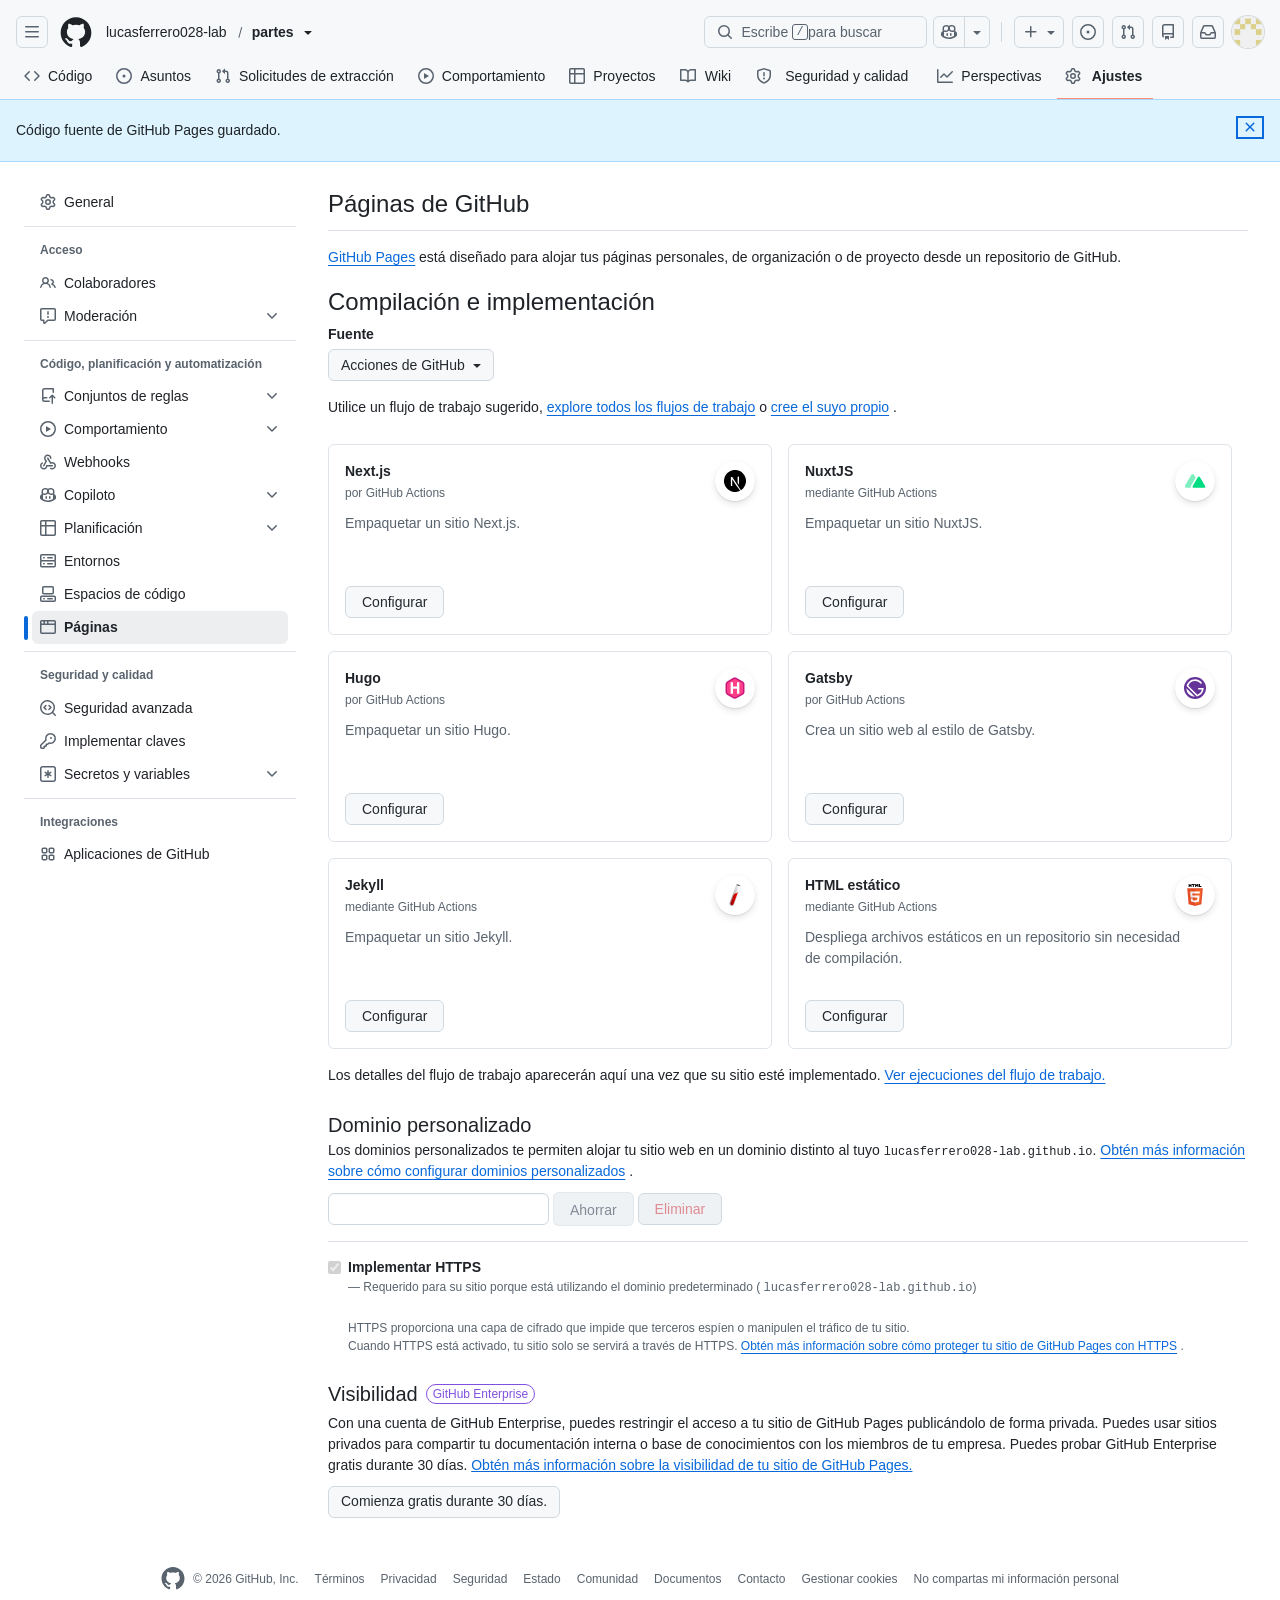
<file: imagenes2/Páginas.html>
<!DOCTYPE html>
<!-- saved from url=(0062)https://github.com/lucasferrero028-lab/partedos/settings/pages -->
<html lang="es" data-color-mode="auto" data-light-theme="light" data-dark-theme="dark" data-a11y-animated-images="system" data-a11y-link-underlines="true" data-turbo-loaded="" class="translated-ltr js-focus-visible" data-js-focus-visible=""><head><meta http-equiv="Content-Type" content="text/html; charset=UTF-8"><style type="text/css">.turbo-progress-bar {
  position: fixed;
  display: block;
  top: 0;
  left: 0;
  height: 3px;
  background: #0076ff;
  z-index: 2147483647;
  transition:
    width 300ms ease-out,
    opacity 150ms 150ms ease-in;
  transform: translate3d(0, 0, 0);
}
</style><style>
:root {
  --fontStack-monospace: "Monaspace Neon", ui-monospace, SFMono-Regular, SF Mono, Menlo, Consolas, Liberation Mono, monospace !important;
}
</style>




  
    
  <link rel="dns-prefetch" href="https://github.githubassets.com/">
  <link rel="dns-prefetch" href="https://avatars.githubusercontent.com/">
  <link rel="dns-prefetch" href="https://github-cloud.s3.amazonaws.com/">
  <link rel="dns-prefetch" href="https://user-images.githubusercontent.com/">
  <link rel="preconnect" href="https://github.githubassets.com/" crossorigin="">
  <link rel="preconnect" href="https://avatars.githubusercontent.com/">

<script type="importmap">{"imports":{"react":"https://github.githubassets.com/assets/react-e27d1b3e03961e68.js","react-dom":"https://github.githubassets.com/assets/react-dom-e5fd46a22d5c4058.js","react-dom/client":"https://github.githubassets.com/assets/react-dom-client-1b4a3ee065998cea.js","react-is":"https://github.githubassets.com/assets/react-is-e0b593954b4706d8.js","react-reconciler":"https://github.githubassets.com/assets/react-reconciler-8e99e505c4429605.js","react/compiler-runtime":"https://github.githubassets.com/assets/react-compiler-runtime-4610bd6d3de9c049.js","react/jsx-dev-runtime":"https://github.githubassets.com/assets/react-jsx-dev-runtime-ea55d68667d559e5.js","react/jsx-runtime":"https://github.githubassets.com/assets/react-jsx-runtime-4915cb0f5b3aff04.js","scheduler":"https://github.githubassets.com/assets/scheduler-58b860b049ca307c.js"}}</script>
<meta name="react-profiling" content="0" data-turbo-transient="true">
<meta name="react-import-map" content="react,react-dom,react-dom/client,react-dom/profiling,react-is,react-reconciler,react/compiler-runtime,react/jsx-dev-runtime,react/jsx-runtime,scheduler@777f63f87cd0" data-turbo-track="reload">
<link crossorigin="anonymous" rel="modulepreload" href="https://github.githubassets.com/assets/react-e27d1b3e03961e68.js">
<link crossorigin="anonymous" rel="modulepreload" href="https://github.githubassets.com/assets/react-compiler-runtime-4610bd6d3de9c049.js">
<link crossorigin="anonymous" rel="modulepreload" href="https://github.githubassets.com/assets/scheduler-58b860b049ca307c.js">
<link crossorigin="anonymous" rel="modulepreload" href="https://github.githubassets.com/assets/react-dom-e5fd46a22d5c4058.js">
<link crossorigin="anonymous" rel="modulepreload" href="https://github.githubassets.com/assets/react-dom-client-1b4a3ee065998cea.js">
<link crossorigin="anonymous" rel="modulepreload" href="https://github.githubassets.com/assets/react-is-e0b593954b4706d8.js">
<link crossorigin="anonymous" rel="modulepreload" href="https://github.githubassets.com/assets/react-jsx-runtime-4915cb0f5b3aff04.js">
<link crossorigin="anonymous" rel="modulepreload" href="https://github.githubassets.com/assets/react-reconciler-8e99e505c4429605.js">

  

  <link crossorigin="anonymous" media="all" rel="stylesheet" href="./Páginas_files/light-3a3d2c708970e4e8.css"><link crossorigin="anonymous" media="all" rel="stylesheet" href="./Páginas_files/dark-c9dacb4ec19616db.css"><link data-color-theme="light_high_contrast" crossorigin="anonymous" media="all" rel="stylesheet" data-href="https://github.githubassets.com/assets/light_high_contrast-9c7b506bdc5ea73f.css"><link data-color-theme="light_colorblind" crossorigin="anonymous" media="all" rel="stylesheet" data-href="https://github.githubassets.com/assets/light_colorblind-3862d92e8cad06f0.css"><link data-color-theme="light_colorblind_high_contrast" crossorigin="anonymous" media="all" rel="stylesheet" data-href="https://github.githubassets.com/assets/light_colorblind_high_contrast-554f83c57e146400.css"><link data-color-theme="light_tritanopia" crossorigin="anonymous" media="all" rel="stylesheet" data-href="https://github.githubassets.com/assets/light_tritanopia-8a8312bd5594c79a.css"><link data-color-theme="light_tritanopia_high_contrast" crossorigin="anonymous" media="all" rel="stylesheet" data-href="https://github.githubassets.com/assets/light_tritanopia_high_contrast-26b9d9807a0334fb.css"><link data-color-theme="dark_high_contrast" crossorigin="anonymous" media="all" rel="stylesheet" data-href="https://github.githubassets.com/assets/dark_high_contrast-5ef38214a3eabc7d.css"><link data-color-theme="dark_colorblind" crossorigin="anonymous" media="all" rel="stylesheet" data-href="https://github.githubassets.com/assets/dark_colorblind-bea0b289618fbfb6.css"><link data-color-theme="dark_colorblind_high_contrast" crossorigin="anonymous" media="all" rel="stylesheet" data-href="https://github.githubassets.com/assets/dark_colorblind_high_contrast-fe483dca5ad67edd.css"><link data-color-theme="dark_tritanopia" crossorigin="anonymous" media="all" rel="stylesheet" data-href="https://github.githubassets.com/assets/dark_tritanopia-7d4b8c531c77a24a.css"><link data-color-theme="dark_tritanopia_high_contrast" crossorigin="anonymous" media="all" rel="stylesheet" data-href="https://github.githubassets.com/assets/dark_tritanopia_high_contrast-edfb3968733aaf25.css"><link data-color-theme="dark_dimmed" crossorigin="anonymous" media="all" rel="stylesheet" data-href="https://github.githubassets.com/assets/dark_dimmed-1f24e8126354e7aa.css"><link data-color-theme="dark_dimmed_high_contrast" crossorigin="anonymous" media="all" rel="stylesheet" data-href="https://github.githubassets.com/assets/dark_dimmed_high_contrast-bb55737dcb13dc9b.css">

  <style type="text/css">
    :root {
      --tab-size-preference: 4;
    }

    pre, code {
      tab-size: var(--tab-size-preference);
    }
  </style>

    <link crossorigin="anonymous" media="all" rel="stylesheet" href="./Páginas_files/primer-primitives-02e066689466a8cd.css">
    <link crossorigin="anonymous" media="all" rel="stylesheet" href="./Páginas_files/primer-tailwind-compatible-c25d0da205edc392.css">
    <link crossorigin="anonymous" media="all" rel="stylesheet" href="./Páginas_files/global-58d1122073b19732.css">
    <link crossorigin="anonymous" media="all" rel="stylesheet" href="./Páginas_files/github-0b4a3ee3d18dc2f0.css">
    <link crossorigin="anonymous" media="all" rel="stylesheet" href="./Páginas_files/tailwind-db93d30d1799a351.css">
  <link crossorigin="anonymous" media="all" rel="stylesheet" href="./Páginas_files/repository-542ca59b4b92999d.css">
<link crossorigin="anonymous" media="all" rel="stylesheet" href="./Páginas_files/settings-fa1c63e6812d44d9.css">

  

  <script type="application/json" id="client-env">{"locale":"en","featureFlags":["actions_caches_react_shell","actions_enable_background_steps","actions_new_hosted_runner_image_select_sizes_and_versions","actions_runners_react_shell","actions_workflow_language_service_allow_case_function","actions_workflows_react_toggle","agent_author_search_expansion","agent_author_search_expansion_ui_pulls","alternate_user_config_repo","async_conversion_coverage_enabled","billing_billable_licenses_cost_center_bucket_fix","billing_budget_expiration","billing_cost_center_list_assigned_resources","billing_discount_threshold_notification","ccr_implement_suggestion_refresh","code_quality_enablement_banner_targeting","code_quality_remove_preview","code_view_checks_live_updates","code_view_raf_sticky_lines","codemirror_inp_optimizations","codespaces_prebuild_region_target_update","coding_agent_third_party_model_ui","copilot_agent_snippy","copilot_agents_repo_explorer","copilot_ahp_tool_call_timing","copilot_api_agentic_issue_marshal_yaml","copilot_automation_repo_mcp_servers","copilot_automations_pagination","copilot_base_model_policy_row","copilot_chat_auto_mode_v2","copilot_chat_clear_model_selection_for_default_change","copilot_chat_disable_model_picker_while_streaming","copilot_chat_increase_token_padding","copilot_chat_persist_session_drafts","copilot_chat_vision_dotcom_chat_ga_gate","copilot_css_textarea_autosize","copilot_custom_copilots","copilot_custom_copilots_feature_preview","copilot_duplicate_thread","copilot_extensions_removal_on_marketplace","copilot_fix_failed_workflows_all_skus","copilot_hide_hovercard","copilot_immersive_task_hyperlinking","copilot_issue_list_show_more","copilot_managed_settings_validation_file_links","copilot_mc_cli_resume_any_users_task","copilot_mission_control_agent_merge_fix_ci","copilot_mission_control_agent_merge_resolve_conflicts","copilot_mission_control_awps_batching","copilot_mission_control_early_stop","copilot_mission_control_needs_attention","copilot_mission_control_reasoning_effort","copilot_mission_control_reuse_project_workspace","copilot_mission_control_sandbox_remote_bypass","copilot_mission_control_task_alive_updates","copilot_mission_control_task_sharing","copilot_mission_control_use_api_gateway","copilot_org_policy_page_focus_mode","copilot_quick_chat_explain_error_instructions","copilot_share_active_subthread","copilot_spaces_ga","copilot_spaces_individual_policies_ga","copilot_swe_agent_authorization_status_ui","copilot_swe_agent_automation_resource_scoped_writes","copilot_swe_agent_discussion_comment_trigger","copilot_swe_agent_discussion_opened_trigger","copilot_swe_agent_discussion_updated_trigger","copilot_swe_agent_hide_model_picker_if_only_auto","copilot_swe_agent_issue_assigned_trigger","copilot_swe_agent_issue_closed_trigger","copilot_swe_agent_issue_comment_trigger","copilot_swe_agent_issue_labeled_trigger","copilot_swe_agent_issue_reopened_trigger","copilot_swe_agent_pr_comment_model_picker","copilot_swe_agent_pull_request_assigned_trigger","copilot_swe_agent_pull_request_closed_trigger","copilot_swe_agent_pull_request_comment_trigger","copilot_swe_agent_pull_request_converted_to_draft_trigger","copilot_swe_agent_pull_request_labeled_trigger","copilot_swe_agent_pull_request_merged_trigger","copilot_swe_agent_pull_request_opened_trigger","copilot_swe_agent_pull_request_ready_for_review_trigger","copilot_swe_agent_pull_request_reopened_trigger","copilot_swe_agent_pull_request_review_dismissed_trigger","copilot_swe_agent_pull_request_review_requested_trigger","copilot_swe_agent_pull_request_review_submitted_trigger","copilot_swe_agent_pull_request_review_thread_resolved_trigger","copilot_swe_agent_pull_request_review_thread_unresolved_trigger","copilot_swe_agent_pull_request_synchronize_trigger","copilot_swe_agent_sub_issue_added_trigger","copilot_swe_agent_use_subagents","copilot_task_api_github_rest_style","copilot_task_scoped_alive_channel","copilot_token_based_billing","copilot_unconfigured_is_inherited","copilot_user_can_upgrade_plan_field","copilot_workbench_sunset_redirect","custom_properties_required_badge","dashboard_agents_module_auth_token_check","dashboard_indexeddb_caching","datadog_rum","datadog_rum_custom_metrics","fgpat_permissions_selector_redesign","glc_code_quality_repo_settings_workflow_config","global_issues_filtered_list_layout","hyperspace_2025_logged_out_batch_1","hyperspace_2025_logged_out_batch_2","hyperspace_2025_logged_out_batch_3","in_product_messaging_datadog_monitoring","ipm_ubb_individual_budget_banner","issue_fields_multi_select","issue_inline_avatars","issue_pinned_views","issue_pinned_views_team_vs_personal","issue_relative_time_micro","issues_expanded_file_types","issues_hide_closed_sub_issues","issues_index_query_persistence","issues_lazy_load_comment_box_suggestions","issues_react_chrome_container_query_fix","issues_react_include_bots_in_pickers","issues_react_ui_feedback","labels_archiving","labels_archiving_info","landing_pages_ninetailed","lifecycle_label_name_updates","marketing_cookie_consent_banner","marketing_pages_search_explore_provider","marketplace_sidebar_layout","memex_default_issue_create_repository","memex_live_update_hovercard","memex_mwl_filter_field_delimiter","memex_remove_deprecated_type_issue","memex_roadmap_drag_style","merge_queue_restricted_pushers_warning","merge_status_header_feedback","milestone_closed_issues_prioritization","octocaptcha_origin_optimization","one_copilot_chat_eager_resume","one_copilot_dashboard_direct_task_launch","one_copilot_mcp_loading_status","pr_sfv_new_diff_fetch","primer_react_css_anchor_positioning","primer_react_merged_forwarded_refs","primer_react_timeline_list_semantics","prs_contextual_comment_controls","prs_copilot_app_open_action","prs_css_anchor_positioning","prs_interweave_commits_into_comments","prs_timeline_filters","prs_url_search_param_panels","prx_files","pull_request_copilot_attribution_header","pull_request_files_virtualization","pull_request_overview_panel_edit_description","pull_request_persister","pull_request_stacks_navigation_shortcuts","pull_request_virtualization_image_estimate","pull_request_virtualization_loader_batching","pull_request_virtualization_scroll_compensation","pull_request_virtualization_scroll_intent","pull_requests_deferred_highlight_fallback","quick_search_lazy_suggestions","react_blob_isolate_code_lines","react_blob_overlay","react_blob_ssr_content_visibility","react_data_router_nonblocking_revalidation","react_data_router_tanstack_allowed","react_logged_out_repository_header","react_query_props_with_key","react_sandbox_future_tanstack","repo_app_turbo","repo_deployments_sidebar_layout","repo_issues_sidebar_layout","repo_pulls_dashboard_persistence","repo_pulls_dashboard_surface","repos_contributors_limited_default_range","repository_suggester_elastic_search","review_involves_filter","rule_ignored_file_paths","rulesets_actor_list_editor","sample_network_conn_type","security_center_artifact_filters_popover","see_who_reacted","semantic_similarity_duplicate_issue_detection","session_logs_ungroup_reasoning_text","set_sha256_on_repo_creation_form","site_banner_desktop_copilot_app","site_ghca_pixel_mona","site_github_app_ga_page","site_github_app_ga_page_highlight","site_github_app_mobile_native_share","site_landing_pages_stable_canvas_position","speculation_rules_ui_service","suggest_custom_property_values_copilot","suppress_automated_browser_vitals","swp_forms_disable_octocaptcha","thread_resolution_reason","track_notifications_settings_usage","trusted_types","trusted_types_policies","ui_route_code_view","ui_route_repos","ui_service_code_view_budget_banner_eligibility","ui_service_eligible","ui_service_import_map_hydration_slot","unified_batch_pr_comments","universe26_banners_virt","update_issue_suggestions","viewscreen_sandbox","warn_inaccessible_attachments","webp_support","workstream_plugin_bootstrap"],"login":"lucasferrero028-lab","uiComputeCohort":"treatment","githubDomain":"https://github.com","copilotApiOverrideUrl":"https://api.individual.githubcopilot.com","cmcApiUrl":"https://api.github.com/cmc_internal/api"}</script>
<script type="application/json" id="datadog-rum-config">{"version":1,"applicationId":"851db457-c3a9-463b-b2e5-906d1ef37118","clientToken":"[base64]","site":"datadoghq.com","service":"github-ui","env":"production","proxyUrl":"https://api.github.com/_private/browser/rum","sessionSampleRate":100.0,"profilingSampleRate":5.0}</script>
<link crossorigin="anonymous" rel="modulepreload" href="https://github.githubassets.com/assets/wp-runtime-62fdc9dd9bd2e0f5.js">
<link crossorigin="anonymous" rel="modulepreload" href="https://github.githubassets.com/assets/app-foundation-799625033ee8341e.js">
<link crossorigin="anonymous" rel="modulepreload" href="https://github.githubassets.com/assets/app-runtime-5e236089744848fd.js">
<link crossorigin="anonymous" rel="modulepreload" href="https://github.githubassets.com/assets/fetch-utilities-6eb475aaa076ff11.js">
<link crossorigin="anonymous" rel="modulepreload" href="https://github.githubassets.com/assets/ser-2defe2918d9c9884.js">
<script crossorigin="anonymous" type="module" src="./Páginas_files/environment-1e43b8b1a70eb307.js.descarga" defer="defer"></script>
<link crossorigin="anonymous" media="all" rel="stylesheet" href="./Páginas_files/app-runtime.9b54cfc40e98dfc8.module.css">
<link crossorigin="anonymous" rel="modulepreload" href="https://github.githubassets.com/assets/catalyst-5bc36fa5a846f5a0.js">
<link crossorigin="anonymous" rel="modulepreload" href="https://github.githubassets.com/assets/selector-observer-7ae05416e4a383ae.js">
<link crossorigin="anonymous" rel="modulepreload" href="https://github.githubassets.com/assets/relative-time-element-b2d8b7dede692c9f.js">
<link crossorigin="anonymous" rel="modulepreload" href="https://github.githubassets.com/assets/by-473024a3f6cb3892.js">
<link crossorigin="anonymous" rel="modulepreload" href="https://github.githubassets.com/assets/ja9-b94de714266ba389.js">
<link crossorigin="anonymous" rel="modulepreload" href="https://github.githubassets.com/assets/3h2-5f8899065b81d778.js">
<link crossorigin="anonymous" rel="modulepreload" href="https://github.githubassets.com/assets/t2-19741658de225445.js">
<link crossorigin="anonymous" rel="modulepreload" href="https://github.githubassets.com/assets/z8-89489fe818ffc5f4.js">
<link crossorigin="anonymous" rel="modulepreload" href="https://github.githubassets.com/assets/hj-ece3bec966e8a2b6.js">
<link crossorigin="anonymous" rel="modulepreload" href="https://github.githubassets.com/assets/wc-a59655378c77af70.js">
<script crossorigin="anonymous" type="module" src="./Páginas_files/github-elements-5874d3c19ce05e85.js.descarga" defer="defer"></script>
<script crossorigin="anonymous" type="module" src="./Páginas_files/element-registry-96c722b6853a1aad.js.descarga" defer="defer"></script>
<link crossorigin="anonymous" rel="modulepreload" href="https://github.githubassets.com/assets/runtime-helpers-b7e0a61126a143c7.js">
<link crossorigin="anonymous" rel="modulepreload" href="https://github.githubassets.com/assets/aria-live-edd851c704c6b3ca.js">
<link crossorigin="anonymous" rel="modulepreload" href="https://github.githubassets.com/assets/hotkey-c8899bfd61abc3fe.js">
<link crossorigin="anonymous" rel="modulepreload" href="https://github.githubassets.com/assets/react-core-6cfede347d1ec52f.js">
<link crossorigin="anonymous" rel="modulepreload" href="https://github.githubassets.com/assets/cc-99eedace671eb2b6.js">
<link crossorigin="anonymous" rel="modulepreload" href="https://github.githubassets.com/assets/ur-b820e79826e6a550.js">
<link crossorigin="anonymous" rel="modulepreload" href="https://github.githubassets.com/assets/4t-f1181f796eb9ea15.js">
<link crossorigin="anonymous" rel="modulepreload" href="https://github.githubassets.com/assets/pb0-b19b273276c337a2.js">
<link crossorigin="anonymous" rel="modulepreload" href="https://github.githubassets.com/assets/6n-b72a71e2477d5d76.js">
<link crossorigin="anonymous" rel="modulepreload" href="https://github.githubassets.com/assets/z-b2cf9f86cb4bed3b.js">
<link crossorigin="anonymous" rel="modulepreload" href="https://github.githubassets.com/assets/9k-707f3c96c4acaae5.js">
<link crossorigin="anonymous" rel="modulepreload" href="https://github.githubassets.com/assets/0r-774696c235127856.js">
<link crossorigin="anonymous" rel="modulepreload" href="https://github.githubassets.com/assets/ow-98d10140e8228c74.js">
<link crossorigin="anonymous" rel="modulepreload" href="https://github.githubassets.com/assets/b3-8c6a9e264988c148.js">
<link crossorigin="anonymous" rel="modulepreload" href="https://github.githubassets.com/assets/eon-36af335a1906af16.js">
<link crossorigin="anonymous" rel="modulepreload" href="https://github.githubassets.com/assets/od3-5d7c03317ee3745b.js">
<link crossorigin="anonymous" rel="modulepreload" href="https://github.githubassets.com/assets/yga-dd50cf95593467fe.js">
<script crossorigin="anonymous" type="module" src="./Páginas_files/behaviors-43e286661b365301.js.descarga" defer="defer"></script>
<link crossorigin="anonymous" media="all" rel="stylesheet" href="./Páginas_files/react-core.cdab05d15647d117.module.css">
<link crossorigin="anonymous" rel="modulepreload" href="https://github.githubassets.com/assets/8pa-cf55852a67f0ec7d.js">
<script crossorigin="anonymous" type="module" src="./Páginas_files/settings-e8cd6e350397b2cc.js.descarga" defer="defer"></script>
  

  <title>Páginas</title>



  <meta name="route-pattern" content="/:user_id/:repository/settings/pages(.:format)" data-turbo-transient="">
  <meta name="route-controller" content="repository_pages_settings" data-turbo-transient="">
  <meta name="route-action" content="index" data-turbo-transient="">
  <meta name="fetch-nonce" content="v2:53daa556-023b-d5aa-0f37-08dcf2ea992b">

    
  <meta name="current-catalog-service-hash" content="48b08fe2e8b912dd99ddb2b5b8ddf17ca0df567f7b05f8f65812b6f0f823e986">


  <meta name="request-id" content="C739:3B39FA:6DFC9:A2965:6AD79DBD" data-turbo-transient="true"><meta name="html-safe-nonce" content="8f0d8ef4a608a829726029852aa352e6701fafacff13a4ccf9d897eb85b45720" data-turbo-transient="true"><meta name="visitor-payload" content="[base64]" data-turbo-transient="true"><meta name="visitor-hmac" content="fee201de46408ad96184eb718d7bce1be1eec9c15eec7b9884672089437e1648" data-turbo-transient="true">


    <meta name="hovercard-subject-tag" content="repository:1427304500" data-turbo-transient="">


  <meta name="github-keyboard-shortcuts" content="repository,copilot" data-turbo-transient="true">
  

  <meta name="selected-link" value="repo_pages_settings" data-turbo-transient="">
  <link rel="assets" href="https://github.githubassets.com/">

    <meta name="google-site-verification" content="Apib7-x98H0j5cPqHWwSMm6dNU4GmODRoqxLiDzdx9I">

<meta name="octolytics-url" content="https://collector.github.com/github/collect"><meta name="octolytics-actor-id" content="345041712"><meta name="octolytics-actor-login" content="lucasferrero028-lab"><meta name="octolytics-actor-hash" content="7eb0286e14098fd6fea327e2d90001231df5611c8b00ec7d3f88d0640e496534">





  <meta name="analytics-location" content="/&lt;user-name&gt;/&lt;repo-name&gt;/repository_pages_settings/index" data-turbo-transient="true">

  




    <meta name="user-login" content="lucasferrero028-lab">

  <link rel="sudo-modal" href="https://github.com/sessions/sudo_modal">

    <meta name="viewport" content="width=device-width">

    

      <meta name="description" content="GitHub is where people build software. More than 225 million people use GitHub to discover, fork, and contribute to over 800 million projects.">

      <link rel="search" type="application/opensearchdescription+xml" href="https://github.com/opensearch.xml" title="GitHub">

    <link rel="fluid-icon" href="https://github.com/fluidicon.png" title="GitHub">
    <meta property="fb:app_id" content="1401488693436528">
    <meta name="apple-itunes-app" content="app-id=1477376905, app-argument=https://github.com/lucasferrero028-lab/partedos/settings/pages">

      <meta property="og:url" content="https://github.com">
  <meta property="og:site_name" content="GitHub">
  <meta property="og:title" content="Build software better, together">
  <meta property="og:description" content="GitHub is where people build software. More than 225 million people use GitHub to discover, fork, and contribute to over 800 million projects.">
  <meta property="og:image" content="https://github.githubassets.com/assets/github-logo-55c5b9a1fe52.png">
  <meta property="og:image:type" content="image/png">
  <meta property="og:image:width" content="1200">
  <meta property="og:image:height" content="1200">
  <meta property="og:image" content="https://github.githubassets.com/assets/github-mark-57519b92ca4e.png">
  <meta property="og:image:type" content="image/png">
  <meta property="og:image:width" content="1200">
  <meta property="og:image:height" content="620">
  <meta property="og:image" content="https://github.githubassets.com/assets/github-octocat-13c86b8b336d.png">
  <meta property="og:image:type" content="image/png">
  <meta property="og:image:width" content="1200">
  <meta property="og:image:height" content="620">

  <meta property="twitter:site" content="github">
  <meta property="twitter:site:id" content="13334762">
  <meta property="twitter:creator" content="github">
  <meta property="twitter:creator:id" content="13334762">
  <meta property="twitter:card" content="summary_large_image">
  <meta property="twitter:title" content="GitHub">
  <meta property="twitter:description" content="GitHub is where people build software. More than 225 million people use GitHub to discover, fork, and contribute to over 800 million projects.">
  <meta property="twitter:image" content="https://github.githubassets.com/assets/github-logo-55c5b9a1fe52.png">
  <meta property="twitter:image:width" content="1200">
  <meta property="twitter:image:height" content="1200">


      <link rel="shared-web-socket" href="wss://alive.github.com/_sockets/u/345041712/ws?session=eyJ2IjoiVjMiLCJ1IjozNDUwNDE3MTIsInMiOjIzNjYyMTc1NzksImMiOjc1NTY1NDQ5MiwidCI6MTc5MjUxNTUxOH0=--a56a23c1c8f6fd92444a3f299ee672f0387a1e158f777bcf25f469567218b3ae" data-refresh-url="/_alive" data-session-id="23e07d1050f57d82cc0cd9993c60f6ebd6912963402756fc7e4e6bbfca4f0cd2">


      <meta name="hostname" content="github.com">


      <meta name="keyboard-shortcuts-preference" content="all">
      <meta name="hovercards-preference" content="true">
      <meta name="announcement-preference-hovercard" content="true">

        <meta name="expected-hostname" content="github.com">


  <meta http-equiv="x-pjax-version" content="99f248ed2951aafc985a34df3baad76bab1738ac2286daad79b6bf30cbeff4c4" data-turbo-track="reload">
  <meta http-equiv="x-pjax-csp-version" content="c4a65e47b0c850e1157ae8e66298070851d7e3b558038de5a3b4ff7a93e630ed" data-turbo-track="reload">
  <meta http-equiv="x-pjax-css-version" content="29e3e619e13ed4b9386c950d46470e37da904acb4e96237d9ce12fcfbc801992" data-turbo-track="reload">
  <meta http-equiv="x-pjax-js-version" content="99bfb654a111e49ccd3d91626922df9ac5e64f49fa6e71f26ab14043c2214158" data-turbo-track="reload">

  <meta name="turbo-cache-control" content="no-preview" data-turbo-transient="">



    

    <meta name="turbo-body-classes" content="logged-in env-production page-responsive text-rendering-optimize-speed">
  <meta name="disable-turbo" content="false">


  <meta name="browser-stats-url" content="https://api.github.com/_private/browser/stats">


  <meta name="browser-errors-url" content="https://api.github.com/_private/browser/errors">

  <meta name="release" content="2a5d54c003d3451bfd0cc7948c8f79529ff56b89" data-turbo-track="reload">
  <meta name="ui-target" content="full">

  <link rel="mask-icon" href="https://github.githubassets.com/assets/pinned-octocat-093da3e6fa40.svg" color="#000000">
  <link rel="alternate icon" class="js-site-favicon" type="image/png" href="https://github.githubassets.com/favicons/favicon-dark.png">
  <link rel="icon" class="js-site-favicon" type="image/svg+xml" href="https://github.githubassets.com/favicons/favicon-dark.svg" data-base-href="https://github.githubassets.com/favicons/favicon">

<meta name="theme-color" content="#1e2327">
<meta name="color-scheme" content="light dark">


  <link rel="manifest" href="https://github.com/manifest.json" crossorigin="use-credentials">

  <link data-rspack="@github-ui/github-ui:chunk-bvx" rel="stylesheet" href="./Páginas_files/bvx.1a25c4a620194487.module.css" crossorigin="anonymous"><link data-rspack="@github-ui/github-ui:chunk-u2l" rel="stylesheet" href="./Páginas_files/u2l.83cda5ce515ce175.module.css" crossorigin="anonymous"><link type="text/css" rel="stylesheet" charset="UTF-8" href="./Páginas_files/m=el_main_css"><link data-rspack="@github-ui/github-ui:chunk-rku" rel="stylesheet" href="./Páginas_files/rku.c010b70f4bc298e1.module.css" crossorigin="anonymous"><link data-rspack="@github-ui/github-ui:chunk-o4" rel="stylesheet" href="./Páginas_files/o4.94c8006849eaf8c7.module.css" crossorigin="anonymous"><link data-rspack="@github-ui/github-ui:chunk-47h" rel="stylesheet" href="./Páginas_files/47h.406f6d4dd610b3dc.module.css" crossorigin="anonymous"><link data-rspack="@github-ui/github-ui:chunk-ha8" rel="stylesheet" href="./Páginas_files/ha8.0151bcf9a3c3b903.module.css" crossorigin="anonymous"><link data-rspack="@github-ui/github-ui:chunk-nm" rel="stylesheet" href="./Páginas_files/nm.1454aefde514ab75.module.css" crossorigin="anonymous"><link data-rspack="@github-ui/github-ui:chunk-f44" rel="stylesheet" href="./Páginas_files/f44.288d54713c556416.module.css" crossorigin="anonymous"><link data-rspack="@github-ui/github-ui:chunk-igs" rel="stylesheet" href="./Páginas_files/igs.3b412c8d605b84d7.module.css" crossorigin="anonymous"><link data-rspack="@github-ui/github-ui:chunk-h6" rel="stylesheet" href="./Páginas_files/h6.897da4fc545cb916.module.css" crossorigin="anonymous"><link data-rspack="@github-ui/github-ui:chunk-n3" rel="stylesheet" href="./Páginas_files/n3.9a279ca9ccd3b215.module.css" crossorigin="anonymous"><link data-rspack="@github-ui/github-ui:chunk-m0" rel="stylesheet" href="./Páginas_files/m0.c9ef7781700cfa33.module.css" crossorigin="anonymous"><link data-rspack="@github-ui/github-ui:chunk-5gc" rel="stylesheet" href="./Páginas_files/5gc.7b6455a0c4ba08f5.module.css" crossorigin="anonymous"><link data-rspack="@github-ui/github-ui:chunk-m4" rel="stylesheet" href="./Páginas_files/m4.67b27c3a0597a742.module.css" crossorigin="anonymous"><link data-rspack="@github-ui/github-ui:chunk-d5" rel="stylesheet" href="./Páginas_files/d5.b8f9b7723a7e8e8d.module.css" crossorigin="anonymous"><link data-rspack="@github-ui/github-ui:chunk-kjb" rel="stylesheet" href="./Páginas_files/kjb.303f05d7a2a8a9fd.module.css" crossorigin="anonymous"><link data-rspack="@github-ui/github-ui:chunk-oi" rel="stylesheet" href="./Páginas_files/oi.dc098a712a775daf.module.css" crossorigin="anonymous"><link data-rspack="@github-ui/github-ui:chunk-2p" rel="stylesheet" href="./Páginas_files/2p.ac9e091e4d8b2798.module.css" crossorigin="anonymous"><link data-rspack="@github-ui/github-ui:chunk-rza" rel="stylesheet" href="./Páginas_files/rza.98be4a4e55d2b787.module.css" crossorigin="anonymous"><link data-rspack="@github-ui/github-ui:chunk-2s" rel="stylesheet" href="./Páginas_files/2s.0e29738e9f5b3dd4.module.css" crossorigin="anonymous"><link data-rspack="@github-ui/github-ui:chunk-nac" rel="stylesheet" href="./Páginas_files/nac.5682d98c9ee4141e.module.css" crossorigin="anonymous"><link data-rspack="@github-ui/github-ui:chunk-yzx" rel="stylesheet" href="./Páginas_files/yzx.0a2c530f5044fed4.module.css" crossorigin="anonymous"><link data-rspack="@github-ui/github-ui:chunk-fr" rel="stylesheet" href="./Páginas_files/fr.b0d626e867613757.module.css" crossorigin="anonymous"></head>

  <body class="logged-in env-production page-responsive text-rendering-optimize-speed" style="word-wrap: break-word;">
    <div data-turbo-body="" class="logged-in env-production page-responsive text-rendering-optimize-speed" style="word-wrap: break-word;">
      <div id="__primerPortalRoot__" style="z-index: 1000; position: absolute; width: 100%;" data-turbo-permanent=""></div>
      

    <div class="position-relative header-wrapper js-header-wrapper ">
      <a href="https://github.com/lucasferrero028-lab/partedos/settings/pages#start-of-content" data-skip-target-assigned="false" class="tmp-p-3 color-bg-accent-emphasis color-fg-on-emphasis show-on-focus js-skip-to-content"><font dir="auto" style="vertical-align: inherit;"><font dir="auto" style="vertical-align: inherit;">Saltar al contenido</font></font></a>

      <span data-view-component="true" class="progress-pjax-loader Progress position-fixed width-full">
    <span style="width: 0%;" data-view-component="true" class="Progress-item progress-pjax-loader-bar left-0 top-0 color-bg-accent-emphasis"></span>
</span>      
      <link crossorigin="anonymous" rel="modulepreload" href="https://github.githubassets.com/assets/primer-react-56d61685cfda5831.js" fetchpriority="low">
<link crossorigin="anonymous" rel="modulepreload" href="https://github.githubassets.com/assets/nc-f9467792939baa36.js" fetchpriority="low">
<link crossorigin="anonymous" rel="modulepreload" href="https://github.githubassets.com/assets/qmp-308230626a2aedb0.js" fetchpriority="low">
<link crossorigin="anonymous" rel="modulepreload" href="https://github.githubassets.com/assets/t7l-699ca510ac327acf.js" fetchpriority="low">
<link crossorigin="anonymous" rel="modulepreload" href="https://github.githubassets.com/assets/3s-ebbc335534e40b2a.js" fetchpriority="low">
<link crossorigin="anonymous" rel="modulepreload" href="https://github.githubassets.com/assets/gj-b68aa2e46dac0e69.js" fetchpriority="low">
<link crossorigin="anonymous" rel="modulepreload" href="https://github.githubassets.com/assets/bbj-120f614daab2ee1d.js" fetchpriority="low">
<link crossorigin="anonymous" rel="modulepreload" href="https://github.githubassets.com/assets/keyboard-shortcuts-dialog-93732936c326a950.js" fetchpriority="low">
<link crossorigin="anonymous" media="all" rel="stylesheet" href="./Páginas_files/primer-react-css.31cbaab408ae6af0.module.css">
<link crossorigin="anonymous" media="all" rel="stylesheet" href="./Páginas_files/keyboard-shortcuts-dialog.db22f2f68bafcc3a.module.css">

<react-partial partial-name="keyboard-shortcuts-dialog" data-ssr="false" data-attempted-ssr="false" data-react-profiling="false" data-catalyst="" class="loaded">
  
  <script type="application/json" data-target="react-partial.embeddedData">{"props":{"docsUrl":"https://docs.github.com/get-started/accessibility/keyboard-shortcuts"}}</script>
  <div data-target="react-partial.reactRoot"><div class="d-none"></div></div>
</react-partial>





      

          
          

                  <link crossorigin="anonymous" rel="modulepreload" href="https://github.githubassets.com/assets/to-b501df3e06c1799a.js" fetchpriority="low">
<link crossorigin="anonymous" rel="modulepreload" href="https://github.githubassets.com/assets/fe-f8365f29462c346a.js" fetchpriority="low">
<link crossorigin="anonymous" rel="modulepreload" href="https://github.githubassets.com/assets/zd-61606dd1c14634aa.js" fetchpriority="low">
<link crossorigin="anonymous" rel="modulepreload" href="https://github.githubassets.com/assets/7v-393d4abf0fa68581.js" fetchpriority="low">
<link crossorigin="anonymous" rel="modulepreload" href="https://github.githubassets.com/assets/15-76e775b2385a2838.js" fetchpriority="low">
<link crossorigin="anonymous" rel="modulepreload" href="https://github.githubassets.com/assets/5w-452c3a937483ff49.js" fetchpriority="low">
<link crossorigin="anonymous" rel="modulepreload" href="https://github.githubassets.com/assets/a3-535693ca876f3978.js" fetchpriority="low">
<link crossorigin="anonymous" rel="modulepreload" href="https://github.githubassets.com/assets/fx0-12688a6add358339.js" fetchpriority="low">
<link crossorigin="anonymous" rel="modulepreload" href="https://github.githubassets.com/assets/tjn-c8192b2dabd1ae8c.js" fetchpriority="low">
<link crossorigin="anonymous" rel="modulepreload" href="https://github.githubassets.com/assets/r7n-381a130887b7aeb7.js" fetchpriority="low">
<link crossorigin="anonymous" rel="modulepreload" href="https://github.githubassets.com/assets/ge-90203b57544f1c3f.js" fetchpriority="low">
<link crossorigin="anonymous" rel="modulepreload" href="https://github.githubassets.com/assets/t5-60a7d058a0d3af98.js" fetchpriority="low">
<link crossorigin="anonymous" rel="modulepreload" href="https://github.githubassets.com/assets/4y-9b20c7f1b1e68334.js" fetchpriority="low">
<link crossorigin="anonymous" rel="modulepreload" href="https://github.githubassets.com/assets/0-b1c9ea9db7862315.js" fetchpriority="low">
<link crossorigin="anonymous" rel="modulepreload" href="https://github.githubassets.com/assets/jn-8d682b11fce7d25e.js" fetchpriority="low">
<link crossorigin="anonymous" rel="modulepreload" href="https://github.githubassets.com/assets/q6j-3e0ae2c7fe8108f2.js" fetchpriority="low">
<link crossorigin="anonymous" rel="modulepreload" href="https://github.githubassets.com/assets/pgx-d10ec5d10848a324.js" fetchpriority="low">
<link crossorigin="anonymous" rel="modulepreload" href="https://github.githubassets.com/assets/5l-60d6b21dcbe3c5b7.js" fetchpriority="low">
<link crossorigin="anonymous" rel="modulepreload" href="https://github.githubassets.com/assets/1al-76fa204055df2ec5.js" fetchpriority="low">
<link crossorigin="anonymous" rel="modulepreload" href="https://github.githubassets.com/assets/zxp-5da31c27fdcfa0c2.js" fetchpriority="low">
<link crossorigin="anonymous" rel="modulepreload" href="https://github.githubassets.com/assets/9t-d564b84f81d5cf0a.js" fetchpriority="low">
<link crossorigin="anonymous" rel="modulepreload" href="https://github.githubassets.com/assets/xpm-699cadc1a20b7325.js" fetchpriority="low">
<link crossorigin="anonymous" rel="modulepreload" href="https://github.githubassets.com/assets/43-efe637f521d688f0.js" fetchpriority="low">
<link crossorigin="anonymous" rel="modulepreload" href="https://github.githubassets.com/assets/0yx-6e44b5cba2d0d1f7.js" fetchpriority="low">
<link crossorigin="anonymous" rel="modulepreload" href="https://github.githubassets.com/assets/k54-2d0b594cf12a8fe8.js" fetchpriority="low">
<link crossorigin="anonymous" rel="modulepreload" href="https://github.githubassets.com/assets/24-8bc4d151664bf03d.js" fetchpriority="low">
<link crossorigin="anonymous" rel="modulepreload" href="https://github.githubassets.com/assets/4h-cd7cbecfda163c77.js" fetchpriority="low">
<link crossorigin="anonymous" rel="modulepreload" href="https://github.githubassets.com/assets/3j7-ed4e6ec506b6e31b.js" fetchpriority="low">
<link crossorigin="anonymous" rel="modulepreload" href="https://github.githubassets.com/assets/aj-46128753712944ca.js" fetchpriority="low">
<link crossorigin="anonymous" rel="modulepreload" href="https://github.githubassets.com/assets/wyn-144b1004a87ef11f.js" fetchpriority="low">
<link crossorigin="anonymous" rel="modulepreload" href="https://github.githubassets.com/assets/zc-ed0a4d5a713e09b5.js" fetchpriority="low">
<link crossorigin="anonymous" rel="modulepreload" href="https://github.githubassets.com/assets/li6-ab5fab0181849018.js" fetchpriority="low">
<link crossorigin="anonymous" rel="modulepreload" href="https://github.githubassets.com/assets/wv-6d6548f9df42723f.js" fetchpriority="low">
<link crossorigin="anonymous" rel="modulepreload" href="https://github.githubassets.com/assets/global-nav-bar-dc1b413b2d0e4e1e.js" fetchpriority="low">
<link crossorigin="anonymous" media="all" rel="stylesheet" href="./Páginas_files/primer-react-css.31cbaab408ae6af0.module.css">
<link crossorigin="anonymous" media="all" rel="stylesheet" href="./Páginas_files/0yx.87256cbd6216cf2c.module.css">
<link crossorigin="anonymous" media="all" rel="stylesheet" href="./Páginas_files/k54.3e198a635aca6d7b.module.css">
<link crossorigin="anonymous" media="all" rel="stylesheet" href="./Páginas_files/global-nav-bar.542d512c91420afe.module.css">

<react-partial partial-name="global-nav-bar" data-ssr="true" data-attempted-ssr="true" data-react-profiling="false" data-catalyst="" class="loaded">
  
  <script type="application/json" data-target="react-partial.embeddedData">{"props":{"contextRegion":{"crumbs":[{"crumb_type":"user","label":"lucasferrero028-lab","is_root":false,"href":"/lucasferrero028-lab"},{"crumb_type":"repository","label":"partedos","is_root":false,"href":"/lucasferrero028-lab/partedos"}],"localNavigation":[{"id":"code","icon":"code","label":"Code","href":"/lucasferrero028-lab/partedos","selectedLinks":["repo_source","repo_downloads","repo_commits","repo_releases","repo_tags","repo_branches","repo_packages","repo_deployments","repo_attestations"],"popoverTarget":false,"commandId":"repositories:go-to-code","reactNav":{"appTarget":"code-view","anchor":"code-view-repo-link"},"turboNav":{"frame":"repo-content-turbo-frame"}},{"id":"issues","icon":"issue-opened","label":"Issues","href":"/lucasferrero028-lab/partedos/issues","selectedLinks":["repo_issues","repo_labels","repo_milestones"],"count":0,"popoverTarget":false,"commandId":"repositories:go-to-issues","reactNav":{"appTarget":"repo","anchor":null},"turboNav":{"frame":"repo-content-turbo-frame"}},{"id":"pull-requests","icon":"git-pull-request","label":"Pull requests","href":"/lucasferrero028-lab/partedos/pulls","selectedLinks":["repo_pulls","checks"],"count":0,"popoverTarget":false,"commandId":"repositories:go-to-pull-requests","reactNav":{"appTarget":"repo","anchor":null},"turboNav":{"frame":"repo-content-turbo-frame"}},{"id":"actions","icon":"play","label":"Actions","href":"/lucasferrero028-lab/partedos/actions","selectedLinks":["repo_actions"],"popoverTarget":false,"commandId":"repositories:go-to-actions","reactNav":{"appTarget":"repo","anchor":null},"turboNav":{"frame":"repo-content-turbo-frame"}},{"id":"projects","icon":"table","label":"Projects","href":"/lucasferrero028-lab/partedos/projects","selectedLinks":["repo_projects","new_repo_project","repo_project"],"popoverTarget":false,"commandId":"repositories:go-to-projects","reactNav":{"appTarget":"repo","anchor":null},"turboNav":{"frame":"repo-content-turbo-frame"}},{"id":"wiki","icon":"book","label":"Wiki","href":"/lucasferrero028-lab/partedos/wiki","selectedLinks":["repo_wiki"],"popoverTarget":false,"commandId":"repositories:go-to-wiki","reactNav":{"appTarget":null,"anchor":null},"turboNav":{"frame":"repo-content-turbo-frame"}},{"id":"security-and-quality","icon":"shield","label":"Security and quality","href":"/lucasferrero028-lab/partedos/security","selectedLinks":["security","overview","alerts","policy","token_scanning","code_scanning"],"count":0,"popoverTarget":false,"commandId":"repositories:go-to-security","reactNav":{"appTarget":null,"anchor":null},"turboNav":{"frame":"repo-content-turbo-frame"}},{"id":"insights","icon":"graph","label":"Insights","href":"/lucasferrero028-lab/partedos/pulse","selectedLinks":["repo_graphs","repo_contributors","dependency_graph","dependabot_updates","pulse","people","community"],"popoverTarget":false,"commandId":"repositories:go-to-insights","reactNav":{"appTarget":null,"anchor":null},"turboNav":{"frame":"repo-content-turbo-frame"}},{"id":"settings","icon":"gear","label":"Settings","href":"/lucasferrero028-lab/partedos/settings","selectedLinks":["code_review_limits","code_quality","codespaces_repository_settings","collaborators","custom_tabs","hooks","integration_installations","interaction_limits","issue_template_editor","key_links_settings","license_policy","notifications","repo_announcements","repo_branch_settings","repo_custom_properties","repo_keys_settings","repo_pages_settings","repo_protected_tags_settings","repo_rule_insights","repo_rule_insights_dashboard","repo_rules_bypass_requests","repo_rulesets","repo_settings_copilot_coding_guidelines","repo_settings_copilot_content_exclusion","repo_settings_copilot_dreams","repo_settings_copilot_internet_access","repo_settings_copilot_mcp","repo_settings_copilot_swe_agent","repo_settings","repo_suggestions_settings","reported_content","repository_actions_settings_add_new_runner","repository_actions_settings_general","repository_actions_settings_runner_details","repository_actions_settings_runners","repository_actions_settings","repository_actions_settings_policies","repository_actions_settings_policies_insights","repository_actions_settings_oidc_configuration","repository_drives_settings","repository_environments","role_details","secrets_settings_actions","secrets_settings_agents","secrets_settings_codespaces","secrets_settings_dependabot","secrets","security_analysis","security_products"],"popoverTarget":false,"commandId":"repositories:go-to-settings","reactNav":{"appTarget":null,"anchor":null},"turboNav":{"frame":"repo-content-turbo-frame"}}],"localNavigationUpdateChannel":"eyJjIjoicmVwbzoxNDI3MzA0NTAwOnVzZXI6MzQ1MDQxNzEyOnNldHRpbmdzIiwidCI6MTc5MjUxNTUxN30=--2435e4d5d22f0109d329373298142de7888aca25bb674f0ed591dcf9cea1ce4a","selectedLink":null,"currentPath":"/lucasferrero028-lab/partedos/settings/pages"},"owner":{"login":"lucasferrero028-lab","name":null,"avatarUrl":"https://avatars.githubusercontent.com/u/345041712?v=4"},"headerLogo":{"href":"/","aria-label":"Homepage "},"notifications":{"indicatorMode":"none","websocketChannel":"eyJjIjoibm90aWZpY2F0aW9uLWNoYW5nZWQ6MzQ1MDQxNzEyIiwidCI6MTc5MjUxNTUxN30=--c2b4f334f307c6ce6ec0b4fdf40c0b04c35052fc66d77156ef02d6f0231cbc3d","fetchIndicatorSrc":"/notifications/indicator","fetchIndicatorEnabled":true},"issues":{"href":"/issues"},"pulls":{"href":"/pulls"},"contributedRepos":{"href":"/repos"},"copilot":{"show":true,"showAgentsButton":false,"showRelaunchAnnouncement":false,"copilotChatUrl":"/github-copilot/chat?skip_anchor=true","copilotApiUrl":"https://api.individual.githubcopilot.com"},"search":{"show":true,"showCommandPalette":false,"isSearchPage":false,"isJumpToSearch":false,"searchContext":{"scope":"repo:lucasferrero028-lab/partedos","current_repo_name":"partedos","current_repo_nwo":"lucasferrero028-lab/partedos","user_id":"lucasferrero028-lab"}},"commandPalette":null,"enterpriseBar":{"show":false},"globalTransactionalMessage":[],"payloadsUrl":"/_global-navigation/payloads.json?can_toggle_site_admin_and_employee_status=0\u0026is_admin_mode_on=0\u0026is_ui_opted_out=0\u0026show_ui_opt_out=0\u0026v=8","contextRegionUrl":"/_global-navigation/context-region.json"}}</script>
  <div data-target="react-partial.reactRoot"><link rel="preload" as="image" href="./Páginas_files/345041712"><header aria-label="Menú de navegación global" data-component="Stack" class="GlobalNav appHeader__6OmbvL prc-Stack-Stack-UQ9k6" data-gap="none" data-direction="vertical" data-align="stretch" data-wrap="nowrap" data-justify="start" data-padding="none"><div data-component="Stack" class="prc-Stack-Stack-UQ9k6" data-direction="horizontal" data-align="center" data-wrap="nowrap" data-justify="center" data-padding="none"><div data-testid="top-nav-left" data-component="Stack" class="left__VBt0gv withLocalNavigation__FzpnU6 prc-Stack-Stack-UQ9k6" data-gap="condensed" data-direction="horizontal" data-align="stretch" data-wrap="nowrap" data-justify="start" data-padding="normal"><div data-loading-wrapper="true"><button data-component="IconButton" type="button" aria-haspopup="dialog" class="prc-Button-ButtonBase-9n-Xk appHeaderButton__sQ5HIU prc-Button-IconButton-fyge7" data-loading="false" data-no-visuals="true" data-size="medium" data-variant="invisible" aria-labelledby="_R_1b9_"><svg data-component="Octicon" aria-hidden="true" focusable="false" class="octicon octicon-three-bars" viewBox="0 0 16 16" width="16" height="16" fill="currentColor" display="inline-block" overflow="visible" style="vertical-align:text-bottom"><path d="M1 2.75A.75.75 0 0 1 1.75 2h12.5a.75.75 0 0 1 0 1.5H1.75A.75.75 0 0 1 1 2.75Zm0 5A.75.75 0 0 1 1.75 7h12.5a.75.75 0 0 1 0 1.5H1.75A.75.75 0 0 1 1 7.75ZM1.75 12h12.5a.75.75 0 0 1 0 1.5H1.75a.75.75 0 0 1 0-1.5Z"></path></svg></button></div><span class="prc-TooltipV2-Tooltip-tLeuB" data-direction="s" data-component="Tooltip" aria-hidden="true" id="_R_1b9_" popover="auto"><font dir="auto" style="vertical-align: inherit;"><font dir="auto" style="vertical-align: inherit;">Abrir menú</font></font></span><div class="d-none"></div><a data-component="IconButton" type="button" class="prc-Button-ButtonBase-9n-Xk appHeaderHome__5NxwyK prc-Button-IconButton-fyge7" data-loading="false" data-no-visuals="true" data-size="medium" data-variant="invisible" aria-labelledby="_R_1j9_" href="https://github.com/" data-discover="true"><svg data-component="Octicon" aria-hidden="true" focusable="false" class="octicon octicon-mark-github" viewBox="0 0 24 24" width="32" height="32" fill="currentColor" display="inline-block" overflow="visible" style="vertical-align:text-bottom"><path d="M10.226 17.284c-2.965-.36-5.054-2.493-5.054-5.256 0-1.123.404-2.336 1.078-3.144-.292-.741-.247-2.314.09-2.965.898-.112 2.111.36 2.83 1.01.853-.269 1.752-.404 2.853-.404 1.1 0 1.999.135 2.807.382.696-.629 1.932-1.1 2.83-.988.315.606.36 2.179.067 2.942.72.854 1.101 2 1.101 3.167 0 2.763-2.089 4.852-5.098 5.234.763.494 1.28 1.572 1.28 2.807v2.336c0 .674.561 1.056 1.235.786 4.066-1.55 7.255-5.615 7.255-10.646C23.5 6.188 18.334 1 11.978 1 5.62 1 .5 6.188.5 12.545c0 4.986 3.167 9.12 7.435 10.669.606.225 1.19-.18 1.19-.786V20.63a2.9 2.9 0 0 1-1.078.224c-1.483 0-2.359-.808-2.987-2.313-.247-.607-.517-.966-1.034-1.033-.27-.023-.359-.135-.359-.27 0-.27.45-.471.898-.471.652 0 1.213.404 1.797 1.235.45.651.921.943 1.483.943.561 0 .92-.202 1.437-.719.382-.381.674-.718.944-.943"></path></svg></a><span class="prc-TooltipV2-Tooltip-tLeuB" data-direction="s" data-component="Tooltip" aria-hidden="true" popover="auto"><span id="_R_1j9_"><font dir="auto" style="vertical-align: inherit;"><font dir="auto" style="vertical-align: inherit;">Página principal</font></font><span class="prc-src-InternalVisuallyHidden-2YaI6"><font dir="auto" style="vertical-align: inherit;"><font dir="auto" style="vertical-align: inherit;">( </font></font><!-- --><font dir="auto" style="vertical-align: inherit;"><font dir="auto" style="vertical-align: inherit;">g y luego d </font></font><!-- --><font dir="auto" style="vertical-align: inherit;"><font dir="auto" style="vertical-align: inherit;">)</font></font></span></span><span class="prc-TooltipV2-KeybindingHintContainer-Ymj-3 prc-TooltipV2-HasTextBefore-fdOXj" aria-hidden="true" data-component="Tooltip.KeybindingHintContainer"><kbd class="prc-KeybindingHint-KeybindingHint-qpYIs prc-Text-Text-9mHv3" data-component="KeybindingHint" data-testid="keybinding-hint"><span class="prc-components-Chord-DdhWN prc-components-ChordOnEmphasis-O-4BS prc-components-ChordSmall-c-P-x prc-Text-Text-9mHv3" data-component="Text" data-kbd-chord="true"> <span class="prc-src-InternalVisuallyHidden-2YaI6">g</span><span aria-hidden="true">G</span></span><span class="prc-src-InternalVisuallyHidden-2YaI6">then</span> <span class="prc-components-Chord-DdhWN prc-components-ChordOnEmphasis-O-4BS prc-components-ChordSmall-c-P-x prc-Text-Text-9mHv3" data-component="Text" data-kbd-chord="true"> <span class="prc-src-InternalVisuallyHidden-2YaI6">d</span><span aria-hidden="true">D</span></span></kbd></span></span><div class="d-none"></div></div><div data-testid="top-nav-center" data-component="Stack" class="center__f1ujjY withLocalNavigation__FzpnU6 prc-Stack-Stack-UQ9k6" data-gap="condensed" data-direction="horizontal" data-align="stretch" data-wrap="nowrap" data-justify="start" data-padding="normal"><nav class="contextRegion__Wb1-GR prc-Breadcrumbs-BreadcrumbsBase-3Gb-B" aria-label="Pan rallado" data-overflow="menu" data-variant="normal" data-component="Breadcrumbs"><ol class="prc-Breadcrumbs-BreadcrumbsList-BKjpe"><li class="prc-Breadcrumbs-ItemWrapper-k0NLn"><a class="contextCrumb__Q8nET8 prc-Breadcrumbs-Item-jcraJ" data-component="Breadcrumbs.Item" href="https://github.com/lucasferrero028-lab" data-discover="true"><span class=""><font dir="auto" style="vertical-align: inherit;"><font dir="auto" style="vertical-align: inherit;">lucasferrero028-lab</font></font></span></a></li><li class="prc-Breadcrumbs-ItemWrapper-k0NLn"><a class="contextCrumb__Q8nET8 contextCrumbLast__l2P28s repoPickerCrumb__56N_WW prc-Breadcrumbs-Item-jcraJ" data-component="Breadcrumbs.Item" href="https://github.com/lucasferrero028-lab/partedos" data-discover="true"><font dir="auto" style="vertical-align: inherit;"><font dir="auto" style="vertical-align: inherit;">partes</font></font></a><div class="d-none"></div><button data-component="IconButton" type="button" aria-haspopup="true" aria-expanded="false" tabindex="0" class="prc-Button-ButtonBase-9n-Xk contextCrumb__Q8nET8 repoPickerDropdownButton__o-JgKh prc-Button-IconButton-fyge7" data-loading="false" data-no-visuals="true" data-size="small" data-variant="invisible" aria-labelledby="_R_3eqd9_" id="_R_eqd9_" style="anchor-name: --anchored-overlay-anchor-_R_eqd9H1_;"><svg data-component="Octicon" aria-hidden="true" focusable="false" class="octicon octicon-triangle-down" viewBox="0 0 16 16" width="16" height="16" fill="currentColor" display="inline-block" overflow="visible" style="vertical-align:text-bottom"><path d="m4.427 7.427 3.396 3.396a.25.25 0 0 0 .354 0l3.396-3.396A.25.25 0 0 0 11.396 7H4.604a.25.25 0 0 0-.177.427Z"></path></svg></button><span class="prc-TooltipV2-Tooltip-tLeuB" data-direction="s" data-component="Tooltip" aria-hidden="true" popover="auto"><span id="_R_3eqd9_"><font dir="auto" style="vertical-align: inherit;"><font dir="auto" style="vertical-align: inherit;">Cambiar repositorio</font></font><span class="prc-src-InternalVisuallyHidden-2YaI6"><font dir="auto" style="vertical-align: inherit;"><font dir="auto" style="vertical-align: inherit;">( </font></font><!-- --><font dir="auto" style="vertical-align: inherit;"><font dir="auto" style="vertical-align: inherit;">alt shift r </font></font><!-- --><font dir="auto" style="vertical-align: inherit;"><font dir="auto" style="vertical-align: inherit;">)</font></font></span></span><span class="prc-TooltipV2-KeybindingHintContainer-Ymj-3 prc-TooltipV2-HasTextBefore-fdOXj" aria-hidden="true" data-component="Tooltip.KeybindingHintContainer"><kbd class="prc-KeybindingHint-KeybindingHint-qpYIs prc-Text-Text-9mHv3" data-component="KeybindingHint" data-testid="keybinding-hint"><span class="prc-components-Chord-DdhWN prc-components-ChordOnEmphasis-O-4BS prc-components-ChordSmall-c-P-x prc-Text-Text-9mHv3" data-component="Text" data-kbd-chord="true"> <span class="prc-src-InternalVisuallyHidden-2YaI6">alt</span><span aria-hidden="true">Alt</span> <span class="prc-src-InternalVisuallyHidden-2YaI6">shift</span><span aria-hidden="true">⇧</span> <span class="prc-src-InternalVisuallyHidden-2YaI6">r</span><span aria-hidden="true">R</span></span></kbd></span></span></li></ol></nav><div class="searchButtonGroup__lia0l0 prc-ButtonGroup-ButtonGroup-vFUrY" data-component="ButtonGroup"><div class="prc-ButtonGroup-Item-PqvDl"><button data-component="Button" type="button" aria-label="Abra el cuadro de diálogo de búsqueda rápida, escriba / para buscar." class="prc-Button-ButtonBase-9n-Xk appHeaderButton__sQ5HIU searchButton__6Ru-S-" data-loading="false" data-size="medium" data-variant="invisible"><span data-component="buttonContent" data-align="center" class="prc-Button-ButtonContent-Iohp5"><span data-component="leadingVisual" class="prc-Button-Visual-YNt2F prc-Button-LeadingVisual-UySKu prc-Button-VisualWrap-E4cnq"><svg data-component="Octicon" aria-hidden="true" focusable="false" class="octicon octicon-search" viewBox="0 0 16 16" width="16" height="16" fill="currentColor" display="inline-block" overflow="visible" style="vertical-align:text-bottom"><path d="M10.68 11.74a6 6 0 0 1-7.922-8.982 6 6 0 0 1 8.982 7.922l3.04 3.04a.749.749 0 0 1-.326 1.275.749.749 0 0 1-.734-.215ZM11.5 7a4.499 4.499 0 1 0-8.997 0A4.499 4.499 0 0 0 11.5 7Z"></path></svg></span><span data-component="text" class="prc-Button-Label-FWkx3"><span class="placeholder__MIdoN6 text__t7BSCl value__JUFO_5"><font dir="auto" style="vertical-align: inherit;"><font dir="auto" style="vertical-align: inherit;">Escribe </font></font><kbd class="kbd__Qnh9QU">/</kbd><font dir="auto" style="vertical-align: inherit;"><font dir="auto" style="vertical-align: inherit;">para buscar</font></font></span></span></span></button></div><div class="prc-ButtonGroup-Item-PqvDl"></div></div><button data-component="IconButton" type="button" class="prc-Button-ButtonBase-9n-Xk appHeaderButton__sQ5HIU smallSearchButton__L5sFt_ prc-Button-IconButton-fyge7" data-loading="false" data-no-visuals="true" data-size="medium" data-variant="invisible" aria-labelledby="_R_al9_"><svg data-component="Octicon" aria-hidden="true" focusable="false" class="octicon octicon-search" viewBox="0 0 16 16" width="16" height="16" fill="currentColor" display="inline-block" overflow="visible" style="vertical-align:text-bottom"><path d="M10.68 11.74a6 6 0 0 1-7.922-8.982 6 6 0 0 1 8.982 7.922l3.04 3.04a.749.749 0 0 1-.326 1.275.749.749 0 0 1-.734-.215ZM11.5 7a4.499 4.499 0 1 0-8.997 0A4.499 4.499 0 0 0 11.5 7Z"></path></svg></button><span class="prc-TooltipV2-Tooltip-tLeuB" data-direction="s" data-component="Tooltip" aria-hidden="true" popover="auto"><span id="_R_al9_"><font dir="auto" style="vertical-align: inherit;"><font dir="auto" style="vertical-align: inherit;">Abra el cuadro de diálogo de búsqueda rápida, escriba / para buscar.</font></font><span class="prc-src-InternalVisuallyHidden-2YaI6"><font dir="auto" style="vertical-align: inherit;"><font dir="auto" style="vertical-align: inherit;">( </font></font><!-- --><font dir="auto" style="vertical-align: inherit;"><font dir="auto" style="vertical-align: inherit;">barra inclinada hacia adelante </font></font><!-- --><font dir="auto" style="vertical-align: inherit;"><font dir="auto" style="vertical-align: inherit;">)</font></font></span></span><span class="prc-TooltipV2-KeybindingHintContainer-Ymj-3 prc-TooltipV2-HasTextBefore-fdOXj" aria-hidden="true" data-component="Tooltip.KeybindingHintContainer"><kbd class="prc-KeybindingHint-KeybindingHint-qpYIs prc-Text-Text-9mHv3" data-component="KeybindingHint" data-testid="keybinding-hint"><span class="prc-components-Chord-DdhWN prc-components-ChordOnEmphasis-O-4BS prc-components-ChordSmall-c-P-x prc-Text-Text-9mHv3" data-component="Text" data-kbd-chord="true"> <span class="prc-src-InternalVisuallyHidden-2YaI6">forward slash</span><span aria-hidden="true">/</span></span></kbd></span></span><div class="d-none"></div></div><div data-testid="top-nav-right" data-component="Stack" class="right__5m36ST withLocalNavigation__FzpnU6 rightWithResponsiveCreateButton__JePGAt prc-Stack-Stack-UQ9k6" data-gap="condensed" data-direction="horizontal" data-align="center" data-wrap="nowrap" data-justify="start" data-padding="normal"><div data-testid="top-bar-actions" data-component="Stack" class="prc-Stack-Stack-UQ9k6" data-gap="condensed" data-direction="horizontal" data-align="center" data-wrap="nowrap" data-justify="start" data-padding="none"><div class="hide-sm hide-md"><div class="Wrapper__gliA6s"><div class="prc-ButtonGroup-ButtonGroup-vFUrY" data-component="ButtonGroup"><div class="prc-ButtonGroup-Item-PqvDl"><a data-component="IconButton" type="button" class="prc-Button-ButtonBase-9n-Xk appHeaderButton__sQ5HIU prc-Button-IconButton-fyge7" data-loading="false" data-no-visuals="true" data-size="medium" data-variant="invisible" aria-labelledby="_R_1aif9_" href="https://github.com/copilot" data-discover="true"><svg data-component="Octicon" aria-hidden="true" focusable="false" class="octicon octicon-copilot" viewBox="0 0 16 16" width="16" height="16" fill="currentColor" display="inline-block" overflow="visible" style="vertical-align:text-bottom"><path d="M7.998 15.035c-4.562 0-7.873-2.914-7.998-3.749V9.338c.085-.628.677-1.686 1.588-2.065.013-.07.024-.143.036-.218.029-.183.06-.384.126-.612-.201-.508-.254-1.084-.254-1.656 0-.87.128-1.769.693-2.484.579-.733 1.494-1.124 2.724-1.261 1.206-.134 2.262.034 2.944.765.05.053.096.108.139.165.044-.057.094-.112.143-.165.682-.731 1.738-.899 2.944-.765 1.23.137 2.145.528 2.724 1.261.566.715.693 1.614.693 2.484 0 .572-.053 1.148-.254 1.656.066.228.098.429.126.612.012.076.024.148.037.218.924.385 1.522 1.471 1.591 2.095v1.872c0 .766-3.351 3.795-8.002 3.795Zm0-1.485c2.28 0 4.584-1.11 5.002-1.433V7.862l-.023-.116c-.49.21-1.075.291-1.727.291-1.146 0-2.059-.327-2.71-.991A3.222 3.222 0 0 1 8 6.303a3.24 3.24 0 0 1-.544.743c-.65.664-1.563.991-2.71.991-.652 0-1.236-.081-1.727-.291l-.023.116v4.255c.419.323 2.722 1.433 5.002 1.433ZM6.762 2.83c-.193-.206-.637-.413-1.682-.297-1.019.113-1.479.404-1.713.7-.247.312-.369.789-.369 1.554 0 .793.129 1.171.308 1.371.162.181.519.379 1.442.379.853 0 1.339-.235 1.638-.54.315-.322.527-.827.617-1.553.117-.935-.037-1.395-.241-1.614Zm4.155-.297c-1.044-.116-1.488.091-1.681.297-.204.219-.359.679-.242 1.614.091.726.303 1.231.618 1.553.299.305.784.54 1.638.54.922 0 1.28-.198 1.442-.379.179-.2.308-.578.308-1.371 0-.765-.123-1.242-.37-1.554-.233-.296-.693-.587-1.713-.7Z"></path><path d="M6.25 9.037a.75.75 0 0 1 .75.75v1.501a.75.75 0 0 1-1.5 0V9.787a.75.75 0 0 1 .75-.75Zm4.25.75v1.501a.75.75 0 0 1-1.5 0V9.787a.75.75 0 0 1 1.5 0Z"></path></svg></a><span class="prc-TooltipV2-Tooltip-tLeuB" data-direction="s" data-component="Tooltip" aria-hidden="true" id="_R_1aif9_" popover="auto"><font dir="auto" style="vertical-align: inherit;"><font dir="auto" style="vertical-align: inherit;">Chatea con Copiloto</font></font></span></div><div class="prc-ButtonGroup-Item-PqvDl"><div class="d-none"></div><button data-component="ActionMenu.Button" type="button" aria-label="Abrir Copiloto…" aria-haspopup="true" aria-expanded="false" tabindex="0" class="prc-Button-ButtonBase-9n-Xk appHeaderButton__sQ5HIU CopilotMenu__oPrKz5" data-loading="false" data-size="medium" data-variant="invisible" id="_R_2iif9_" style="anchor-name: --anchored-overlay-anchor-_R_eiif9H1_;"><span data-component="buttonContent" data-align="center" class="prc-Button-ButtonContent-Iohp5"><span data-component="leadingVisual" class="prc-Button-Visual-YNt2F prc-Button-LeadingVisual-UySKu prc-Button-VisualWrap-E4cnq"><svg data-component="Octicon" aria-hidden="true" focusable="false" class="octicon octicon-copilot" viewBox="0 0 16 16" width="16" height="16" fill="currentColor" display="inline-block" overflow="visible" style="vertical-align:text-bottom"><path d="M7.998 15.035c-4.562 0-7.873-2.914-7.998-3.749V9.338c.085-.628.677-1.686 1.588-2.065.013-.07.024-.143.036-.218.029-.183.06-.384.126-.612-.201-.508-.254-1.084-.254-1.656 0-.87.128-1.769.693-2.484.579-.733 1.494-1.124 2.724-1.261 1.206-.134 2.262.034 2.944.765.05.053.096.108.139.165.044-.057.094-.112.143-.165.682-.731 1.738-.899 2.944-.765 1.23.137 2.145.528 2.724 1.261.566.715.693 1.614.693 2.484 0 .572-.053 1.148-.254 1.656.066.228.098.429.126.612.012.076.024.148.037.218.924.385 1.522 1.471 1.591 2.095v1.872c0 .766-3.351 3.795-8.002 3.795Zm0-1.485c2.28 0 4.584-1.11 5.002-1.433V7.862l-.023-.116c-.49.21-1.075.291-1.727.291-1.146 0-2.059-.327-2.71-.991A3.222 3.222 0 0 1 8 6.303a3.24 3.24 0 0 1-.544.743c-.65.664-1.563.991-2.71.991-.652 0-1.236-.081-1.727-.291l-.023.116v4.255c.419.323 2.722 1.433 5.002 1.433ZM6.762 2.83c-.193-.206-.637-.413-1.682-.297-1.019.113-1.479.404-1.713.7-.247.312-.369.789-.369 1.554 0 .793.129 1.171.308 1.371.162.181.519.379 1.442.379.853 0 1.339-.235 1.638-.54.315-.322.527-.827.617-1.553.117-.935-.037-1.395-.241-1.614Zm4.155-.297c-1.044-.116-1.488.091-1.681.297-.204.219-.359.679-.242 1.614.091.726.303 1.231.618 1.553.299.305.784.54 1.638.54.922 0 1.28-.198 1.442-.379.179-.2.308-.578.308-1.371 0-.765-.123-1.242-.37-1.554-.233-.296-.693-.587-1.713-.7Z"></path><path d="M6.25 9.037a.75.75 0 0 1 .75.75v1.501a.75.75 0 0 1-1.5 0V9.787a.75.75 0 0 1 .75-.75Zm4.25.75v1.501a.75.75 0 0 1-1.5 0V9.787a.75.75 0 0 1 1.5 0Z"></path></svg></span></span><span data-component="trailingAction" class="prc-Button-Visual-YNt2F prc-Button-VisualWrap-E4cnq"><svg data-component="Octicon" aria-hidden="true" focusable="false" class="octicon octicon-triangle-down" viewBox="0 0 16 16" width="16" height="16" fill="currentColor" display="inline-block" overflow="visible" style="vertical-align:text-bottom"><path d="m4.427 7.427 3.396 3.396a.25.25 0 0 0 .354 0l3.396-3.396A.25.25 0 0 0 11.396 7H4.604a.25.25 0 0 0-.177.427Z"></path></svg></span></button></div></div></div></div><div class="CopilotChatContainer__mMUlaZ" data-testid="copilot-immersive-embedded-header-button"></div><div class="itemDivider__evIUv4 hide-sm hide-md"></div><button data-component="ActionMenu.Button" type="button" aria-haspopup="true" aria-expanded="false" tabindex="0" class="prc-Button-ButtonBase-9n-Xk actionMenuButton__QPJCOZ responsiveCreateMenu__up1ZG1 hide-sm" data-loading="false" data-size="medium" data-variant="invisible" aria-labelledby="global-create-menu-tooltip-_R_6f9_" id="_R_mf9_" style="anchor-name: --anchored-overlay-anchor-_R_bmf9H1_;"><span data-component="buttonContent" data-align="center" class="prc-Button-ButtonContent-Iohp5"><span data-component="leadingVisual" class="prc-Button-Visual-YNt2F prc-Button-LeadingVisual-UySKu prc-Button-VisualWrap-E4cnq"><svg data-component="Octicon" aria-hidden="true" focusable="false" class="octicon octicon-plus" viewBox="0 0 16 16" width="16" height="16" fill="currentColor" display="inline-block" overflow="visible" style="vertical-align:text-bottom"><path d="M7.75 2a.75.75 0 0 1 .75.75V7h4.25a.75.75 0 0 1 0 1.5H8.5v4.25a.75.75 0 0 1-1.5 0V8.5H2.75a.75.75 0 0 1 0-1.5H7V2.75A.75.75 0 0 1 7.75 2Z"></path></svg></span></span><span data-component="trailingAction" class="prc-Button-Visual-YNt2F prc-Button-VisualWrap-E4cnq"><svg data-component="Octicon" aria-hidden="true" focusable="false" class="octicon octicon-triangle-down" viewBox="0 0 16 16" width="16" height="16" fill="currentColor" display="inline-block" overflow="visible" style="vertical-align:text-bottom"><path d="m4.427 7.427 3.396 3.396a.25.25 0 0 0 .354 0l3.396-3.396A.25.25 0 0 0 11.396 7H4.604a.25.25 0 0 0-.177.427Z"></path></svg></span></button><span class="prc-TooltipV2-Tooltip-tLeuB" data-direction="s" data-component="Tooltip" aria-hidden="true" id="global-create-menu-tooltip-_R_6f9_" popover="auto"><font dir="auto" style="vertical-align: inherit;"><font dir="auto" style="vertical-align: inherit;">Crear nuevo...</font></font></span><div data-component="Stack" class="hide-sm hide-md prc-Stack-Stack-UQ9k6" data-gap="condensed" data-direction="horizontal" data-align="center" data-wrap="nowrap" data-justify="start" data-padding="none"><a data-component="IconButton" type="button" class="prc-Button-ButtonBase-9n-Xk appHeaderButton__sQ5HIU prc-Button-IconButton-fyge7" data-loading="false" data-no-visuals="true" data-size="medium" data-variant="invisible" aria-labelledby="_R_2of9_" href="https://github.com/issues" data-discover="true"><svg data-component="Octicon" aria-hidden="true" focusable="false" class="octicon octicon-issue-opened" viewBox="0 0 16 16" width="16" height="16" fill="currentColor" display="inline-block" overflow="visible" style="vertical-align:text-bottom"><path d="M8 9.5a1.5 1.5 0 1 0 0-3 1.5 1.5 0 0 0 0 3Z"></path><path d="M8 0a8 8 0 1 1 0 16A8 8 0 0 1 8 0ZM1.5 8a6.5 6.5 0 1 0 13 0 6.5 6.5 0 0 0-13 0Z"></path></svg></a><span class="prc-TooltipV2-Tooltip-tLeuB" data-direction="s" data-component="Tooltip" aria-hidden="true" id="_R_2of9_" popover="auto"><font dir="auto" style="vertical-align: inherit;"><font dir="auto" style="vertical-align: inherit;">Todos los problemas</font></font></span><a data-component="IconButton" type="button" class="prc-Button-ButtonBase-9n-Xk appHeaderButton__sQ5HIU prc-Button-IconButton-fyge7" data-loading="false" data-no-visuals="true" data-size="medium" data-variant="invisible" aria-labelledby="_R_38f9_" href="https://github.com/pulls" data-discover="true"><svg data-component="Octicon" aria-hidden="true" focusable="false" class="octicon octicon-git-pull-request" viewBox="0 0 16 16" width="16" height="16" fill="currentColor" display="inline-block" overflow="visible" style="vertical-align:text-bottom"><path d="M1.5 3.25a2.25 2.25 0 1 1 3 2.122v5.256a2.251 2.251 0 1 1-1.5 0V5.372A2.25 2.25 0 0 1 1.5 3.25Zm5.677-.177L9.573.677A.25.25 0 0 1 10 .854V2.5h1A2.5 2.5 0 0 1 13.5 5v5.628a2.251 2.251 0 1 1-1.5 0V5a1 1 0 0 0-1-1h-1v1.646a.25.25 0 0 1-.427.177L7.177 3.427a.25.25 0 0 1 0-.354ZM3.75 2.5a.75.75 0 1 0 0 1.5.75.75 0 0 0 0-1.5Zm0 9.5a.75.75 0 1 0 0 1.5.75.75 0 0 0 0-1.5Zm8.25.75a.75.75 0 1 0 1.5 0 .75.75 0 0 0-1.5 0Z"></path></svg></a><span class="prc-TooltipV2-Tooltip-tLeuB" data-direction="s" data-component="Tooltip" aria-hidden="true" id="_R_38f9_" popover="auto"><font dir="auto" style="vertical-align: inherit;"><font dir="auto" style="vertical-align: inherit;">Todas las solicitudes de extracción</font></font></span><a data-component="IconButton" type="button" class="prc-Button-ButtonBase-9n-Xk appHeaderButton__sQ5HIU prc-Button-IconButton-fyge7" data-loading="false" data-no-visuals="true" data-size="medium" data-variant="invisible" aria-labelledby="_R_3of9_" href="https://github.com/repos" data-discover="true"><svg data-component="Octicon" aria-hidden="true" focusable="false" class="octicon octicon-repo" viewBox="0 0 16 16" width="16" height="16" fill="currentColor" display="inline-block" overflow="visible" style="vertical-align:text-bottom"><path d="M2 2.5A2.5 2.5 0 0 1 4.5 0h8.75a.75.75 0 0 1 .75.75v12.5a.75.75 0 0 1-.75.75h-2.5a.75.75 0 0 1 0-1.5h1.75v-2h-8a1 1 0 0 0-.714 1.7.75.75 0 1 1-1.072 1.05A2.495 2.495 0 0 1 2 11.5Zm10.5-1h-8a1 1 0 0 0-1 1v6.708A2.486 2.486 0 0 1 4.5 9h8ZM5 12.25a.25.25 0 0 1 .25-.25h3.5a.25.25 0 0 1 .25.25v3.25a.25.25 0 0 1-.4.2l-1.45-1.087a.249.249 0 0 0-.3 0L5.4 15.7a.25.25 0 0 1-.4-.2Z"></path></svg></a><span class="prc-TooltipV2-Tooltip-tLeuB" data-direction="s" data-component="Tooltip" aria-hidden="true" id="_R_3of9_" popover="auto"><font dir="auto" style="vertical-align: inherit;"><font dir="auto" style="vertical-align: inherit;">Todos los repositorios</font></font></span><div class="d-none"></div></div></div><a data-component="IconButton" type="button" class="prc-Button-ButtonBase-9n-Xk appHeaderButton__sQ5HIU prc-Button-IconButton-fyge7" data-loading="false" data-no-visuals="true" data-size="medium" data-variant="invisible" aria-labelledby="_R_2n9_" href="https://github.com/notifications" data-discover="true"><svg data-component="Octicon" aria-hidden="true" focusable="false" class="octicon octicon-inbox" viewBox="0 0 16 16" width="16" height="16" fill="currentColor" display="inline-block" overflow="visible" style="vertical-align:text-bottom"><path d="M2.8 2.06A1.75 1.75 0 0 1 4.41 1h7.18c.7 0 1.333.417 1.61 1.06l2.74 6.395c.04.093.06.194.06.295v4.5A1.75 1.75 0 0 1 14.25 15H1.75A1.75 1.75 0 0 1 0 13.25v-4.5c0-.101.02-.202.06-.295Zm1.61.44a.25.25 0 0 0-.23.152L1.887 8H4.75a.75.75 0 0 1 .6.3L6.625 10h2.75l1.275-1.7a.75.75 0 0 1 .6-.3h2.863L11.82 2.652a.25.25 0 0 0-.23-.152Zm10.09 7h-2.875l-1.275 1.7a.75.75 0 0 1-.6.3h-3.5a.75.75 0 0 1-.6-.3L4.375 9.5H1.5v3.75c0 .138.112.25.25.25h12.5a.25.25 0 0 0 .25-.25Z"></path></svg></a><span class="prc-TooltipV2-Tooltip-tLeuB" data-direction="s" data-component="Tooltip" aria-hidden="true" popover="auto"><span id="_R_2n9_"><font dir="auto" style="vertical-align: inherit;"><font dir="auto" style="vertical-align: inherit;">No tienes notificaciones sin leer.</font></font><span class="prc-src-InternalVisuallyHidden-2YaI6"><font dir="auto" style="vertical-align: inherit;"><font dir="auto" style="vertical-align: inherit;">( </font></font><!-- --><font dir="auto" style="vertical-align: inherit;"><font dir="auto" style="vertical-align: inherit;">g entonces n </font></font><!-- --><font dir="auto" style="vertical-align: inherit;"><font dir="auto" style="vertical-align: inherit;">)</font></font></span></span><span class="prc-TooltipV2-KeybindingHintContainer-Ymj-3 prc-TooltipV2-HasTextBefore-fdOXj" aria-hidden="true" data-component="Tooltip.KeybindingHintContainer"><kbd class="prc-KeybindingHint-KeybindingHint-qpYIs prc-Text-Text-9mHv3" data-component="KeybindingHint" data-testid="keybinding-hint"><span class="prc-components-Chord-DdhWN prc-components-ChordOnEmphasis-O-4BS prc-components-ChordSmall-c-P-x prc-Text-Text-9mHv3" data-component="Text" data-kbd-chord="true"> <span class="prc-src-InternalVisuallyHidden-2YaI6">g</span><span aria-hidden="true">G</span></span><span class="prc-src-InternalVisuallyHidden-2YaI6">then</span> <span class="prc-components-Chord-DdhWN prc-components-ChordOnEmphasis-O-4BS prc-components-ChordSmall-c-P-x prc-Text-Text-9mHv3" data-component="Text" data-kbd-chord="true"> <span class="prc-src-InternalVisuallyHidden-2YaI6">n</span><span aria-hidden="true">N</span></span></kbd></span></span><div class="d-none"></div><div class="container__hAdIgW"><button data-component="IconButton" type="button" aria-haspopup="menu" data-login="lucasferrero028-lab" class="prc-Button-ButtonBase-9n-Xk anchor__zXCwGI prc-Button-IconButton-fyge7" data-loading="false" data-no-visuals="true" data-size="medium" data-variant="invisible" aria-labelledby="_R_av9_"><img data-component="Avatar" class="prc-Avatar-Avatar-0xaUi" alt="Avatar de usuario" width="32" height="32" style="--avatarSize-regular:32px" src="./Páginas_files/345041712" data-testid="github-avatar"></button><span class="prc-TooltipV2-Tooltip-tLeuB" data-direction="s" data-component="Tooltip" aria-hidden="true" id="_R_av9_" popover="auto"><font dir="auto" style="vertical-align: inherit;"><font dir="auto" style="vertical-align: inherit;">Abrir el menú de navegación del usuario</font></font></span></div></div></div><h2 class="prc-src-InternalVisuallyHidden-2YaI6"><font dir="auto" style="vertical-align: inherit;"><font dir="auto" style="vertical-align: inherit;">Navegación del repositorio</font></font></h2><nav class="prc-components-UnderlineWrapper-eT-Yj prc-UnderlineNav-UnderlineWrapper-GWONT LocalNavigation__QHRW7C" aria-label="Repositorio" data-variant="inset" data-overflow-mode="wrap" data-hide-icons-breakpoint="medium"><ul class="prc-UnderlineNav-ItemsList-oj8gN prc-components-UnderlineItemList-xKlKC" role="list"><li role="presentation" aria-hidden="true" class="prc-UnderlineNav-WrapSpacer--aLgz"></li><li class="prc-UnderlineNav-UnderlineNavItem-syRjR"><a data-tab-item="code" data-react-nav="code-view" data-react-nav-anchor="code-view-repo-link" class="prc-components-UnderlineItem-7fP-n" href="https://github.com/lucasferrero028-lab/partedos" data-discover="true"><span data-component="icon"><svg data-component="Octicon" aria-hidden="true" focusable="false" class="octicon octicon-code" viewBox="0 0 16 16" width="16" height="16" fill="currentColor" display="inline-block" overflow="visible" style="vertical-align:text-bottom"><path d="m11.28 3.22 4.25 4.25a.75.75 0 0 1 0 1.06l-4.25 4.25a.749.749 0 0 1-1.275-.326.749.749 0 0 1 .215-.734L13.94 8l-3.72-3.72a.749.749 0 0 1 .326-1.275.749.749 0 0 1 .734.215Zm-6.56 0a.751.751 0 0 1 1.042.018.751.751 0 0 1 .018 1.042L2.06 8l3.72 3.72a.749.749 0 0 1-.326 1.275.749.749 0 0 1-.734-.215L.47 8.53a.75.75 0 0 1 0-1.06Z"></path></svg></span><span data-component="text" data-content="Code"><font dir="auto" style="vertical-align: inherit;"><font dir="auto" style="vertical-align: inherit;">Código</font></font></span></a></li><li class="prc-UnderlineNav-UnderlineNavItem-syRjR"><a data-tab-item="issues" data-react-nav="repo" data-turbo-frame="repo-content-turbo-frame" class="prc-components-UnderlineItem-7fP-n" href="https://github.com/lucasferrero028-lab/partedos/issues" data-discover="true"><span data-component="icon"><svg data-component="Octicon" aria-hidden="true" focusable="false" class="octicon octicon-issue-opened" viewBox="0 0 16 16" width="16" height="16" fill="currentColor" display="inline-block" overflow="visible" style="vertical-align:text-bottom"><path d="M8 9.5a1.5 1.5 0 1 0 0-3 1.5 1.5 0 0 0 0 3Z"></path><path d="M8 0a8 8 0 1 1 0 16A8 8 0 0 1 8 0ZM1.5 8a6.5 6.5 0 1 0 13 0 6.5 6.5 0 0 0-13 0Z"></path></svg></span><span data-component="text" data-content="Issues"><font dir="auto" style="vertical-align: inherit;"><font dir="auto" style="vertical-align: inherit;">Asuntos</font></font></span></a></li><li class="prc-UnderlineNav-UnderlineNavItem-syRjR"><a data-tab-item="pull-requests" data-react-nav="repo" data-turbo-frame="repo-content-turbo-frame" class="prc-components-UnderlineItem-7fP-n" href="https://github.com/lucasferrero028-lab/partedos/pulls" data-discover="true"><span data-component="icon"><svg data-component="Octicon" aria-hidden="true" focusable="false" class="octicon octicon-git-pull-request" viewBox="0 0 16 16" width="16" height="16" fill="currentColor" display="inline-block" overflow="visible" style="vertical-align:text-bottom"><path d="M1.5 3.25a2.25 2.25 0 1 1 3 2.122v5.256a2.251 2.251 0 1 1-1.5 0V5.372A2.25 2.25 0 0 1 1.5 3.25Zm5.677-.177L9.573.677A.25.25 0 0 1 10 .854V2.5h1A2.5 2.5 0 0 1 13.5 5v5.628a2.251 2.251 0 1 1-1.5 0V5a1 1 0 0 0-1-1h-1v1.646a.25.25 0 0 1-.427.177L7.177 3.427a.25.25 0 0 1 0-.354ZM3.75 2.5a.75.75 0 1 0 0 1.5.75.75 0 0 0 0-1.5Zm0 9.5a.75.75 0 1 0 0 1.5.75.75 0 0 0 0-1.5Zm8.25.75a.75.75 0 1 0 1.5 0 .75.75 0 0 0-1.5 0Z"></path></svg></span><span data-component="text" data-content="Pull requests"><font dir="auto" style="vertical-align: inherit;"><font dir="auto" style="vertical-align: inherit;">Solicitudes de extracción</font></font></span></a></li><li class="prc-UnderlineNav-UnderlineNavItem-syRjR"><a data-tab-item="actions" data-react-nav="repo" data-turbo-frame="repo-content-turbo-frame" class="prc-components-UnderlineItem-7fP-n" href="https://github.com/lucasferrero028-lab/partedos/actions" data-discover="true"><span data-component="icon"><svg data-component="Octicon" aria-hidden="true" focusable="false" class="octicon octicon-play" viewBox="0 0 16 16" width="16" height="16" fill="currentColor" display="inline-block" overflow="visible" style="vertical-align:text-bottom"><path d="M8 0a8 8 0 1 1 0 16A8 8 0 0 1 8 0ZM1.5 8a6.5 6.5 0 1 0 13 0 6.5 6.5 0 0 0-13 0Zm4.879-2.773 4.264 2.559a.25.25 0 0 1 0 .428l-4.264 2.559A.25.25 0 0 1 6 10.559V5.442a.25.25 0 0 1 .379-.215Z"></path></svg></span><span data-component="text" data-content="Actions"><font dir="auto" style="vertical-align: inherit;"><font dir="auto" style="vertical-align: inherit;">Comportamiento</font></font></span></a></li><li class="prc-UnderlineNav-UnderlineNavItem-syRjR"><a data-tab-item="projects" data-react-nav="repo" data-turbo-frame="repo-content-turbo-frame" class="prc-components-UnderlineItem-7fP-n" href="https://github.com/lucasferrero028-lab/partedos/projects" data-discover="true"><span data-component="icon"><svg data-component="Octicon" aria-hidden="true" focusable="false" class="octicon octicon-table" viewBox="0 0 16 16" width="16" height="16" fill="currentColor" display="inline-block" overflow="visible" style="vertical-align:text-bottom"><path d="M0 1.75C0 .784.784 0 1.75 0h12.5C15.216 0 16 .784 16 1.75v12.5A1.75 1.75 0 0 1 14.25 16H1.75A1.75 1.75 0 0 1 0 14.25ZM6.5 6.5v8h7.75a.25.25 0 0 0 .25-.25V6.5Zm8-1.5V1.75a.25.25 0 0 0-.25-.25H6.5V5Zm-13 1.5v7.75c0 .138.112.25.25.25H5v-8ZM5 5V1.5H1.75a.25.25 0 0 0-.25.25V5Z"></path></svg></span><span data-component="text" data-content="Projects"><font dir="auto" style="vertical-align: inherit;"><font dir="auto" style="vertical-align: inherit;">Proyectos</font></font></span></a></li><li class="prc-UnderlineNav-UnderlineNavItem-syRjR"><a data-tab-item="wiki" data-turbo-frame="repo-content-turbo-frame" class="prc-components-UnderlineItem-7fP-n" href="https://github.com/lucasferrero028-lab/partedos/wiki" data-discover="true"><span data-component="icon"><svg data-component="Octicon" aria-hidden="true" focusable="false" class="octicon octicon-book" viewBox="0 0 16 16" width="16" height="16" fill="currentColor" display="inline-block" overflow="visible" style="vertical-align:text-bottom"><path d="M0 1.75A.75.75 0 0 1 .75 1h4.253c1.227 0 2.317.59 3 1.501A3.743 3.743 0 0 1 11.006 1h4.245a.75.75 0 0 1 .75.75v10.5a.75.75 0 0 1-.75.75h-4.507a2.25 2.25 0 0 0-1.591.659l-.622.621a.75.75 0 0 1-1.06 0l-.622-.621A2.25 2.25 0 0 0 5.258 13H.75a.75.75 0 0 1-.75-.75Zm7.251 10.324.004-5.073-.002-2.253A2.25 2.25 0 0 0 5.003 2.5H1.5v9h3.757a3.75 3.75 0 0 1 1.994.574ZM8.755 4.75l-.004 7.322a3.752 3.752 0 0 1 1.992-.572H14.5v-9h-3.495a2.25 2.25 0 0 0-2.25 2.25Z"></path></svg></span><span data-component="text" data-content="Wiki"><font dir="auto" style="vertical-align: inherit;"><font dir="auto" style="vertical-align: inherit;">Wiki</font></font></span></a></li><li class="prc-UnderlineNav-UnderlineNavItem-syRjR"><a data-tab-item="security-and-quality" data-turbo-frame="repo-content-turbo-frame" class="prc-components-UnderlineItem-7fP-n" href="https://github.com/lucasferrero028-lab/partedos/security" data-discover="true"><span data-component="icon"><svg data-component="Octicon" aria-hidden="true" focusable="false" class="octicon octicon-shield" viewBox="0 0 16 16" width="16" height="16" fill="currentColor" display="inline-block" overflow="visible" style="vertical-align:text-bottom"><path d="M7.467.133a1.748 1.748 0 0 1 1.066 0l5.25 1.68A1.75 1.75 0 0 1 15 3.48V7c0 1.566-.32 3.182-1.303 4.682-.983 1.498-2.585 2.813-5.032 3.855a1.697 1.697 0 0 1-1.33 0c-2.447-1.042-4.049-2.357-5.032-3.855C1.32 10.182 1 8.566 1 7V3.48a1.75 1.75 0 0 1 1.217-1.667Zm.61 1.429a.25.25 0 0 0-.153 0l-5.25 1.68a.25.25 0 0 0-.174.238V7c0 1.358.275 2.666 1.057 3.86.784 1.194 2.121 2.34 4.366 3.297a.196.196 0 0 0 .154 0c2.245-.956 3.582-2.104 4.366-3.298C13.225 9.666 13.5 8.36 13.5 7V3.48a.251.251 0 0 0-.174-.237l-5.25-1.68ZM8.75 4.75v3a.75.75 0 0 1-1.5 0v-3a.75.75 0 0 1 1.5 0ZM9 10.5a1 1 0 1 1-2 0 1 1 0 0 1 2 0Z"></path></svg></span><span data-component="text" data-content="Security and quality"><font dir="auto" style="vertical-align: inherit;"><font dir="auto" style="vertical-align: inherit;">Seguridad y calidad</font></font></span></a></li><li class="prc-UnderlineNav-UnderlineNavItem-syRjR"><a data-tab-item="insights" data-turbo-frame="repo-content-turbo-frame" class="prc-components-UnderlineItem-7fP-n" href="https://github.com/lucasferrero028-lab/partedos/pulse" data-discover="true"><span data-component="icon"><svg data-component="Octicon" aria-hidden="true" focusable="false" class="octicon octicon-graph" viewBox="0 0 16 16" width="16" height="16" fill="currentColor" display="inline-block" overflow="visible" style="vertical-align:text-bottom"><path d="M1.5 1.75V13.5h13.75a.75.75 0 0 1 0 1.5H.75a.75.75 0 0 1-.75-.75V1.75a.75.75 0 0 1 1.5 0Zm14.28 2.53-5.25 5.25a.75.75 0 0 1-1.06 0L7 7.06 4.28 9.78a.751.751 0 0 1-1.042-.018.751.751 0 0 1-.018-1.042l3.25-3.25a.75.75 0 0 1 1.06 0L10 7.94l4.72-4.72a.751.751 0 0 1 1.042.018.751.751 0 0 1 .018 1.042Z"></path></svg></span><span data-component="text" data-content="Insights"><font dir="auto" style="vertical-align: inherit;"><font dir="auto" style="vertical-align: inherit;">Perspectivas</font></font></span></a></li><li class="prc-UnderlineNav-UnderlineNavItem-syRjR"><a aria-current="page" data-tab-item="settings" data-turbo-frame="repo-content-turbo-frame" class="prc-components-UnderlineItem-7fP-n" href="https://github.com/lucasferrero028-lab/partedos/settings" data-discover="true"><span data-component="icon"><svg data-component="Octicon" aria-hidden="true" focusable="false" class="octicon octicon-gear" viewBox="0 0 16 16" width="16" height="16" fill="currentColor" display="inline-block" overflow="visible" style="vertical-align:text-bottom"><path d="M8 0a8.2 8.2 0 0 1 .701.031C9.444.095 9.99.645 10.16 1.29l.288 1.107c.018.066.079.158.212.224.231.114.454.243.668.386.123.082.233.09.299.071l1.103-.303c.644-.176 1.392.021 1.82.63.27.385.506.792.704 1.218.315.675.111 1.422-.364 1.891l-.814.806c-.049.048-.098.147-.088.294.016.257.016.515 0 .772-.01.147.038.246.088.294l.814.806c.475.469.679 1.216.364 1.891a7.977 7.977 0 0 1-.704 1.217c-.428.61-1.176.807-1.82.63l-1.102-.302c-.067-.019-.177-.011-.3.071a5.909 5.909 0 0 1-.668.386c-.133.066-.194.158-.211.224l-.29 1.106c-.168.646-.715 1.196-1.458 1.26a8.006 8.006 0 0 1-1.402 0c-.743-.064-1.289-.614-1.458-1.26l-.289-1.106c-.018-.066-.079-.158-.212-.224a5.738 5.738 0 0 1-.668-.386c-.123-.082-.233-.09-.299-.071l-1.103.303c-.644.176-1.392-.021-1.82-.63a8.12 8.12 0 0 1-.704-1.218c-.315-.675-.111-1.422.363-1.891l.815-.806c.05-.048.098-.147.088-.294a6.214 6.214 0 0 1 0-.772c.01-.147-.038-.246-.088-.294l-.815-.806C.635 6.045.431 5.298.746 4.623a7.92 7.92 0 0 1 .704-1.217c.428-.61 1.176-.807 1.82-.63l1.102.302c.067.019.177.011.3-.071.214-.143.437-.272.668-.386.133-.066.194-.158.211-.224l.29-1.106C6.009.645 6.556.095 7.299.03 7.53.01 7.764 0 8 0Zm-.571 1.525c-.036.003-.108.036-.137.146l-.289 1.105c-.147.561-.549.967-.998 1.189-.173.086-.34.183-.5.29-.417.278-.97.423-1.529.27l-1.103-.303c-.109-.03-.175.016-.195.045-.22.312-.412.644-.573.99-.014.031-.021.11.059.19l.815.806c.411.406.562.957.53 1.456a4.709 4.709 0 0 0 0 .582c.032.499-.119 1.05-.53 1.456l-.815.806c-.081.08-.073.159-.059.19.162.346.353.677.573.989.02.03.085.076.195.046l1.102-.303c.56-.153 1.113-.008 1.53.27.161.107.328.204.501.29.447.222.85.629.997 1.189l.289 1.105c.029.109.101.143.137.146a6.6 6.6 0 0 0 1.142 0c.036-.003.108-.036.137-.146l.289-1.105c.147-.561.549-.967.998-1.189.173-.086.34-.183.5-.29.417-.278.97-.423 1.529-.27l1.103.303c.109.029.175-.016.195-.045.22-.313.411-.644.573-.99.014-.031.021-.11-.059-.19l-.815-.806c-.411-.406-.562-.957-.53-1.456a4.709 4.709 0 0 0 0-.582c-.032-.499.119-1.05.53-1.456l.815-.806c.081-.08.073-.159.059-.19a6.464 6.464 0 0 0-.573-.989c-.02-.03-.085-.076-.195-.046l-1.102.303c-.56.153-1.113.008-1.53-.27a4.44 4.44 0 0 0-.501-.29c-.447-.222-.85-.629-.997-1.189l-.289-1.105c-.029-.11-.101-.143-.137-.146a6.6 6.6 0 0 0-1.142 0ZM11 8a3 3 0 1 1-6 0 3 3 0 0 1 6 0ZM9.5 8a1.5 1.5 0 1 0-3.001.001A1.5 1.5 0 0 0 9.5 8Z"></path></svg></span><span data-component="text" data-content="Settings"><font dir="auto" style="vertical-align: inherit;"><font dir="auto" style="vertical-align: inherit;">Ajustes</font></font></span></a></li></ul><div class="prc-UnderlineNav-MoreButtonContainer-Dnrq6"><div class="prc-UnderlineNav-MoreButtonDivider-dN0a-"></div><button data-component="overflow-menu-button" type="button" aria-haspopup="true" aria-expanded="false" tabindex="0" class="prc-Button-ButtonBase-9n-Xk prc-UnderlineNav-MoreButton-Y8soj" data-loading="false" data-size="medium" data-variant="invisible" id="_R_1afp_" style="anchor-name: --anchored-overlay-anchor-_R_7afpH1_;"><span data-component="buttonContent" data-align="center" class="prc-Button-ButtonContent-Iohp5"><span data-component="text" class="prc-Button-Label-FWkx3"><span><font dir="auto" style="vertical-align: inherit;"><font dir="auto" style="vertical-align: inherit;">Más</font></font><span class="prc-src-InternalVisuallyHidden-2YaI6"><font dir="auto" style="vertical-align: inherit;"><font dir="auto" style="vertical-align: inherit;">elementos</font></font></span></span></span></span><span data-component="trailingAction" class="prc-Button-Visual-YNt2F prc-Button-VisualWrap-E4cnq"><svg data-component="Octicon" aria-hidden="true" focusable="false" class="octicon octicon-triangle-down" viewBox="0 0 16 16" width="16" height="16" fill="currentColor" display="inline-block" overflow="visible" style="vertical-align:text-bottom"><path d="m4.427 7.427 3.396 3.396a.25.25 0 0 0 .354 0l3.396-3.396A.25.25 0 0 0 11.396 7H4.604a.25.25 0 0 0-.177.427Z"></path></svg></span></button></div></nav><div class="d-none"></div></header></div>
</react-partial>




      <div hidden="hidden" data-view-component="true" class="js-stale-session-flash stale-session-flash flash flash-warn flash-full">
  
        <svg aria-hidden="true" data-component="Octicon" height="16" viewBox="0 0 16 16" version="1.1" width="16" data-view-component="true" class="octicon octicon-alert">
    <path d="M6.457 1.047c.659-1.234 2.427-1.234 3.086 0l6.082 11.378A1.75 1.75 0 0 1 14.082 15H1.918a1.75 1.75 0 0 1-1.543-2.575Zm1.763.707a.25.25 0 0 0-.44 0L1.698 13.132a.25.25 0 0 0 .22.368h12.164a.25.25 0 0 0 .22-.368Zm.53 3.996v2.5a.75.75 0 0 1-1.5 0v-2.5a.75.75 0 0 1 1.5 0ZM9 11a1 1 0 1 1-2 0 1 1 0 0 1 2 0Z"></path>
</svg>
        <span class="js-stale-session-flash-signed-in" hidden=""><font dir="auto" style="vertical-align: inherit;"><font dir="auto" style="vertical-align: inherit;">Has iniciado sesión en otra pestaña o ventana. </font></font><a class="Link--inTextBlock" href="https://github.com/lucasferrero028-lab/partedos/settings/pages"><font dir="auto" style="vertical-align: inherit;"><font dir="auto" style="vertical-align: inherit;">Recarga la página</font></font></a><font dir="auto" style="vertical-align: inherit;"><font dir="auto" style="vertical-align: inherit;"> para actualizar tu sesión.</font></font></span>
        <span class="js-stale-session-flash-signed-out" hidden=""><font dir="auto" style="vertical-align: inherit;"><font dir="auto" style="vertical-align: inherit;">Cerraste sesión en otra pestaña o ventana. </font></font><a class="Link--inTextBlock" href="https://github.com/lucasferrero028-lab/partedos/settings/pages"><font dir="auto" style="vertical-align: inherit;"><font dir="auto" style="vertical-align: inherit;">Recarga la página</font></font></a><font dir="auto" style="vertical-align: inherit;"><font dir="auto" style="vertical-align: inherit;"> para actualizar tu sesión.</font></font></span>
        <span class="js-stale-session-flash-switched" hidden=""><font dir="auto" style="vertical-align: inherit;"><font dir="auto" style="vertical-align: inherit;">Cambiaste de cuenta en otra pestaña o ventana. </font></font><a class="Link--inTextBlock" href="https://github.com/lucasferrero028-lab/partedos/settings/pages"><font dir="auto" style="vertical-align: inherit;"><font dir="auto" style="vertical-align: inherit;">Recarga la página</font></font></a><font dir="auto" style="vertical-align: inherit;"><font dir="auto" style="vertical-align: inherit;"> para actualizar tu sesión.</font></font></span>

    <button id="icon-button-49cbac96-bd31-4644-8f5f-50d2281d2118" aria-labelledby="tooltip-ec56ac18-f5d1-4f2f-936a-66a62d0318cd" type="button" data-view-component="true" class="Button Button--iconOnly Button--invisible Button--medium flash-close js-flash-close">  <svg aria-hidden="true" data-component="Octicon" height="16" viewBox="0 0 16 16" version="1.1" width="16" data-view-component="true" class="octicon octicon-x Button-visual">
    <path d="M3.72 3.72a.75.75 0 0 1 1.06 0L8 6.94l3.22-3.22a.749.749 0 0 1 1.275.326.749.749 0 0 1-.215.734L9.06 8l3.22 3.22a.749.749 0 0 1-.326 1.275.749.749 0 0 1-.734-.215L8 9.06l-3.22 3.22a.751.751 0 0 1-1.042-.018.751.751 0 0 1-.018-1.042L6.94 8 3.72 4.78a.75.75 0 0 1 0-1.06Z"></path>
</svg>
</button><tool-tip id="tooltip-ec56ac18-f5d1-4f2f-936a-66a62d0318cd" for="icon-button-49cbac96-bd31-4644-8f5f-50d2281d2118" popover="manual" data-direction="s" data-type="label" data-view-component="true" class="sr-only position-absolute" aria-hidden="true" role="tooltip"><template shadowrootmode="open"><style>
      :host {
        --tooltip-top: var(--tool-tip-position-top, 0);
        --tooltip-left: var(--tool-tip-position-left, 0);
        padding: var(--overlay-paddingBlock-condensed) var(--overlay-padding-condensed) !important;
        font: var(--text-body-shorthand-small);
        color: var(--tooltip-fgColor, var(--fgColor-onEmphasis)) !important;
        text-align: center;
        text-decoration: none;
        text-shadow: none;
        text-transform: none;
        letter-spacing: normal;
        word-wrap: break-word;
        white-space: pre;
        background: var(--tooltip-bgColor, var(--bgColor-emphasis)) !important;
        border-radius: var(--borderRadius-medium);
        border: 0 !important;
        opacity: 0;
        max-width: min(var(--overlay-width-small), 100vw);
        word-wrap: break-word;
        white-space: normal;
        width: max-content !important;
        inset: var(--tooltip-top) auto auto var(--tooltip-left) !important;
        overflow: visible !important;
        text-wrap: balance;
      }

      :host(:is(.tooltip-n, .tooltip-nw, .tooltip-ne)) {
        --tooltip-top: calc(var(--tool-tip-position-top, 0) - var(--overlay-offset, 0.25rem));
        --tooltip-left: var(--tool-tip-position-left);
      }

      :host(:is(.tooltip-s, .tooltip-sw, .tooltip-se)) {
        --tooltip-top: calc(var(--tool-tip-position-top, 0) + var(--overlay-offset, 0.25rem));
        --tooltip-left: var(--tool-tip-position-left);
      }

      :host(.tooltip-w) {
        --tooltip-top: var(--tool-tip-position-top);
        --tooltip-left: calc(var(--tool-tip-position-left, 0) - var(--overlay-offset, 0.25rem));
      }

      :host(.tooltip-e) {
        --tooltip-top: var(--tool-tip-position-top);
        --tooltip-left: calc(var(--tool-tip-position-left, 0) + var(--overlay-offset, 0.25rem));
      }

      :host:after{
        position: absolute;
        display: block;
        right: 0;
        left: 0;
        height: var(--overlay-offset, 0.25rem);
        content: "";
      }

      :host(.tooltip-s):after,
      :host(.tooltip-se):after,
      :host(.tooltip-sw):after {
        bottom: 100%
      }

      :host(.tooltip-n):after,
      :host(.tooltip-ne):after,
      :host(.tooltip-nw):after {
        top: 100%;
      }

      @keyframes tooltip-appear {
        from {
          opacity: 0;
        }
        to {
          opacity: 1;
        }
      }

      :host(:popover-open),
      :host(:popover-open):before {
        animation-name: tooltip-appear;
        animation-duration: .1s;
        animation-fill-mode: forwards;
        animation-timing-function: ease-in;
      }

      :host(.\:popover-open) {
        animation-name: tooltip-appear;
        animation-duration: .1s;
        animation-fill-mode: forwards;
        animation-timing-function: ease-in;
      }

      @media (forced-colors: active) {
        :host {
          outline: solid 1px transparent;
        }

        :host:before {
          display: none;
        }
      }
    </style><slot></slot></template><font dir="auto" style="vertical-align: inherit;"><font dir="auto" style="vertical-align: inherit;">Descartar alerta</font></font></tool-tip>


  
</div>
        
          
          <include-fragment src="/in-product-messaging/code-scanning-ai-findings-preview-banner?page_path=%2Flucasferrero028-lab%2Fpartedos%2Fsettings%2Fpages" data-nonce="v2:53daa556-023b-d5aa-0f37-08dcf2ea992b" data-view-component="true" class="is-error"><template shadowrootmode="open"><style>:host {display: block;}</style><slot></slot></template>
  
  <div data-show-on-forbidden-error="" hidden="">
    <div class="Box">
  <div class="blankslate-container">
    <div data-view-component="true" class="blankslate blankslate-spacious color-bg-default rounded-2">
      

      <h3 data-view-component="true" class="blankslate-heading"><font dir="auto" style="vertical-align: inherit;"><font dir="auto" style="vertical-align: inherit;">        ¡Oh, oh!
</font></font></h3>
      <p data-view-component="true" class="blankslate-description">        </p><p class="color-fg-muted my-2 mb-2 ws-normal"><font dir="auto" style="vertical-align: inherit;"><font dir="auto" style="vertical-align: inherit;">Se produjo un error al cargar la página. </font></font><a class="Link--inTextBlock" data-turbo="false" href="https://github.com/lucasferrero028-lab/partedos/settings/pages" aria-label="Por favor, recargue esta página."><font dir="auto" style="vertical-align: inherit;"><font dir="auto" style="vertical-align: inherit;">Por favor, recargue esta página</font></font></a><font dir="auto" style="vertical-align: inherit;"><font dir="auto" style="vertical-align: inherit;"> .</font></font></p>
<p></p>

</div>  </div>
</div>  </div>
</include-fragment>

          
    </div>

  <div id="start-of-content" class="show-on-focus"></div>








    <div id="js-flash-container" class="flash-container" data-turbo-replace="">





    
<div class="flash flash-full flash-notice  ">
  <div>
    <button autofocus="" class="flash-close js-flash-close focus-visible" type="button" aria-label="Descartar este mensaje" data-focus-visible-added="">
      <svg aria-hidden="true" data-component="Octicon" height="16" viewBox="0 0 16 16" version="1.1" width="16" data-view-component="true" class="octicon octicon-x">
    <path d="M3.72 3.72a.75.75 0 0 1 1.06 0L8 6.94l3.22-3.22a.749.749 0 0 1 1.275.326.749.749 0 0 1-.215.734L9.06 8l3.22 3.22a.749.749 0 0 1-.326 1.275.749.749 0 0 1-.734-.215L8 9.06l-3.22 3.22a.751.751 0 0 1-1.042-.018.751.751 0 0 1-.018-1.042L6.94 8 3.72 4.78a.75.75 0 0 1 0-1.06Z"></path>
</svg>
    </button>
    <div aria-atomic="true" role="alert" class="js-flash-alert"><font dir="auto" style="vertical-align: inherit;"><font dir="auto" style="vertical-align: inherit;">
      
      Código fuente de GitHub Pages guardado.

    </font></font><span class="sr-only">&nbsp;</span></div>
  </div>
</div>

  <template class="js-flash-template"></template>
</div>


    
  <notification-shelf-watcher data-base-url="https://github.com/notifications/beta/shelf" data-channel="eyJjIjoibm90aWZpY2F0aW9uLWNoYW5nZWQ6MzQ1MDQxNzEyIiwidCI6MTc5MjUxNTUxOH0=--651e0d7b2d9dce45d31e54a8655ff714d873f3bf495056959c0eadfd7d60da57" data-view-component="true" class="js-socket-channel" data-refresh-delay="500" data-catalyst="" data-throttle-delay="5000"></notification-shelf-watcher>
  <div hidden="" data-initial="" data-target="notification-shelf-watcher.placeholder"></div>






  <div class="application-main " data-commit-hovercards-enabled="" data-discussion-hovercards-enabled="" data-issue-and-pr-hovercards-enabled="" data-project-hovercards-enabled="">
      <main>
        


    








    
  <div id="repository-container-header" data-turbo-replace="" hidden=""></div>



<turbo-frame id="repo-content-turbo-frame" target="_top" data-turbo-action="advance" class="">
    <div id="repo-content-pjax-container" class="repository-content ">
    



    
      
  <h1 class="sr-only"><font dir="auto" style="vertical-align: inherit;"><font dir="auto" style="vertical-align: inherit;">Configuración: lucasferrero028-lab/partedos</font></font></h1>
  <div class="clearfix container-xl tmp-px-3 tmp-px-md-4 tmp-px-lg-5 tmp-mt-4">
    <div data-view-component="true" class="Layout Layout--gutter-spacious Layout--sidebarPosition-start Layout--sidebarPosition-flowRow-start Layout--sidebar-narrow">
  
  <div data-view-component="true" class="Layout-sidebar">        

<div data-pjax="#repo-content-pjax-container" data-turbo-frame="repo-content-turbo-frame">
  <nav aria-label="Configuración general" item_classes="repo-menu-item" data-view-component="true">
  
  <nav-list data-catalyst="">
    <ul data-target="nav-list.topLevelList" data-view-component="true" class="ActionListWrap">
        
          
<li data-item-id="repo_settings" data-targets="nav-list.items" data-view-component="true" class="ActionListItem">
    
    
    <a id="item-46266d38-70b8-4dab-8032-1237abd9370d" href="https://github.com/lucasferrero028-lab/partedos/settings" data-view-component="true" class="ActionListContent ActionListContent--visual16" data-turbo-frame="repo-content-turbo-frame">
        <span class="ActionListItem-visual ActionListItem-visual--leading">
          <svg aria-hidden="true" data-component="Octicon" height="16" viewBox="0 0 16 16" version="1.1" width="16" data-view-component="true" class="octicon octicon-gear">
    <path d="M8 0a8.2 8.2 0 0 1 .701.031C9.444.095 9.99.645 10.16 1.29l.288 1.107c.018.066.079.158.212.224.231.114.454.243.668.386.123.082.233.09.299.071l1.103-.303c.644-.176 1.392.021 1.82.63.27.385.506.792.704 1.218.315.675.111 1.422-.364 1.891l-.814.806c-.049.048-.098.147-.088.294.016.257.016.515 0 .772-.01.147.038.246.088.294l.814.806c.475.469.679 1.216.364 1.891a7.977 7.977 0 0 1-.704 1.217c-.428.61-1.176.807-1.82.63l-1.102-.302c-.067-.019-.177-.011-.3.071a5.909 5.909 0 0 1-.668.386c-.133.066-.194.158-.211.224l-.29 1.106c-.168.646-.715 1.196-1.458 1.26a8.006 8.006 0 0 1-1.402 0c-.743-.064-1.289-.614-1.458-1.26l-.289-1.106c-.018-.066-.079-.158-.212-.224a5.738 5.738 0 0 1-.668-.386c-.123-.082-.233-.09-.299-.071l-1.103.303c-.644.176-1.392-.021-1.82-.63a8.12 8.12 0 0 1-.704-1.218c-.315-.675-.111-1.422.363-1.891l.815-.806c.05-.048.098-.147.088-.294a6.214 6.214 0 0 1 0-.772c.01-.147-.038-.246-.088-.294l-.815-.806C.635 6.045.431 5.298.746 4.623a7.92 7.92 0 0 1 .704-1.217c.428-.61 1.176-.807 1.82-.63l1.102.302c.067.019.177.011.3-.071.214-.143.437-.272.668-.386.133-.066.194-.158.211-.224l.29-1.106C6.009.645 6.556.095 7.299.03 7.53.01 7.764 0 8 0Zm-.571 1.525c-.036.003-.108.036-.137.146l-.289 1.105c-.147.561-.549.967-.998 1.189-.173.086-.34.183-.5.29-.417.278-.97.423-1.529.27l-1.103-.303c-.109-.03-.175.016-.195.045-.22.312-.412.644-.573.99-.014.031-.021.11.059.19l.815.806c.411.406.562.957.53 1.456a4.709 4.709 0 0 0 0 .582c.032.499-.119 1.05-.53 1.456l-.815.806c-.081.08-.073.159-.059.19.162.346.353.677.573.989.02.03.085.076.195.046l1.102-.303c.56-.153 1.113-.008 1.53.27.161.107.328.204.501.29.447.222.85.629.997 1.189l.289 1.105c.029.109.101.143.137.146a6.6 6.6 0 0 0 1.142 0c.036-.003.108-.036.137-.146l.289-1.105c.147-.561.549-.967.998-1.189.173-.086.34-.183.5-.29.417-.278.97-.423 1.529-.27l1.103.303c.109.029.175-.016.195-.045.22-.313.411-.644.573-.99.014-.031.021-.11-.059-.19l-.815-.806c-.411-.406-.562-.957-.53-1.456a4.709 4.709 0 0 0 0-.582c-.032-.499.119-1.05.53-1.456l.815-.806c.081-.08.073-.159.059-.19a6.464 6.464 0 0 0-.573-.989c-.02-.03-.085-.076-.195-.046l-1.102.303c-.56.153-1.113.008-1.53-.27a4.44 4.44 0 0 0-.501-.29c-.447-.222-.85-.629-.997-1.189l-.289-1.105c-.029-.11-.101-.143-.137-.146a6.6 6.6 0 0 0-1.142 0ZM11 8a3 3 0 1 1-6 0 3 3 0 0 1 6 0ZM9.5 8a1.5 1.5 0 1 0-3.001.001A1.5 1.5 0 0 0 9.5 8Z"></path>
</svg>
        </span>
      
        <span data-view-component="true" class="ActionListItem-label"><font dir="auto" style="vertical-align: inherit;"><font dir="auto" style="vertical-align: inherit;">
          General
</font></font></span>      
</a>
  
</li>

          <li role="presentation" aria-hidden="true" data-view-component="true" class="ActionList-sectionDivider"></li>
        <li data-view-component="true">
          <nav-list-group data-catalyst="">

<action-list data-catalyst="">
  <div data-view-component="true">
      <div data-view-component="true" class="ActionList-sectionDivider">
  <h2 id="heading-title-277f5df3-8c68-46e2-a3cd-9df3e699652d" data-view-component="true" class="ActionList-sectionDivider-title"><font dir="auto" style="vertical-align: inherit;"><font dir="auto" style="vertical-align: inherit;">
    Acceso
</font></font></h2>  
</div>
    <ul id="group-727c61ac-a4dd-414d-a8b3-c6709e173127" role="list" aria-labelledby="heading-title-277f5df3-8c68-46e2-a3cd-9df3e699652d" data-view-component="true" class="ActionListWrap">
        
<li data-item-id="collaborators" data-targets="nav-list.items" data-view-component="true" class="ActionListItem">
    
    
    <a id="item-cce88074-df0b-4127-8871-42f3d6433a03" href="https://github.com/lucasferrero028-lab/partedos/settings/access" data-view-component="true" class="ActionListContent ActionListContent--visual16" data-turbo-frame="repo-content-turbo-frame">
        <span class="ActionListItem-visual ActionListItem-visual--leading">
          <svg aria-hidden="true" data-component="Octicon" height="16" viewBox="0 0 16 16" version="1.1" width="16" data-view-component="true" class="octicon octicon-people">
    <path d="M2 5.5a3.5 3.5 0 1 1 5.898 2.549 5.508 5.508 0 0 1 3.034 4.084.75.75 0 1 1-1.482.235 4 4 0 0 0-7.9 0 .75.75 0 0 1-1.482-.236A5.507 5.507 0 0 1 3.102 8.05 3.493 3.493 0 0 1 2 5.5ZM11 4a3.001 3.001 0 0 1 2.22 5.018 5.01 5.01 0 0 1 2.56 3.012.749.749 0 0 1-.885.954.752.752 0 0 1-.549-.514 3.507 3.507 0 0 0-2.522-2.372.75.75 0 0 1-.574-.73v-.352a.75.75 0 0 1 .416-.672A1.5 1.5 0 0 0 11 5.5.75.75 0 0 1 11 4Zm-5.5-.5a2 2 0 1 0-.001 3.999A2 2 0 0 0 5.5 3.5Z"></path>
</svg>
        </span>
      
        <span data-view-component="true" class="ActionListItem-label"><font dir="auto" style="vertical-align: inherit;"><font dir="auto" style="vertical-align: inherit;">
          Colaboradores
</font></font></span>      
</a>
  
</li>

        
<li submenu_classes="repo-sub-menu" data-item-id="" data-targets="nav-list.items" data-view-component="true" class="ActionListItem ActionListItem--hasSubItem">
    
    
    <button id="item-b5b752d9-b5ff-42b3-9052-1444e5bffad4" type="button" aria-expanded="false" data-action="
            click:nav-list#handleItemWithSubItemClick
            keydown:nav-list#handleItemWithSubItemKeydown
          " data-view-component="true" class="ActionListContent ActionListContent--visual16">
        <span class="ActionListItem-visual ActionListItem-visual--leading">
          <svg aria-hidden="true" data-component="Octicon" height="16" viewBox="0 0 16 16" version="1.1" width="16" data-view-component="true" class="octicon octicon-report">
    <path d="M0 1.75C0 .784.784 0 1.75 0h12.5C15.216 0 16 .784 16 1.75v9.5A1.75 1.75 0 0 1 14.25 13H8.06l-2.573 2.573A1.458 1.458 0 0 1 3 14.543V13H1.75A1.75 1.75 0 0 1 0 11.25Zm1.75-.25a.25.25 0 0 0-.25.25v9.5c0 .138.112.25.25.25h2a.75.75 0 0 1 .75.75v2.19l2.72-2.72a.749.749 0 0 1 .53-.22h6.5a.25.25 0 0 0 .25-.25v-9.5a.25.25 0 0 0-.25-.25Zm7 2.25v2.5a.75.75 0 0 1-1.5 0v-2.5a.75.75 0 0 1 1.5 0ZM9 9a1 1 0 1 1-2 0 1 1 0 0 1 2 0Z"></path>
</svg>
        </span>
      
        <span data-view-component="true" class="ActionListItem-label"><font dir="auto" style="vertical-align: inherit;"><font dir="auto" style="vertical-align: inherit;">
          Moderación
</font></font></span>      
        <span class="ActionListItem-visual ActionListItem-action--trailing">
          <svg aria-hidden="true" data-component="Octicon" height="16" viewBox="0 0 16 16" version="1.1" width="16" data-view-component="true" class="octicon octicon-chevron-down ActionListItem-collapseIcon">
    <path d="M12.78 5.22a.749.749 0 0 1 0 1.06l-4.25 4.25a.749.749 0 0 1-1.06 0L3.22 6.28a.749.749 0 1 1 1.06-1.06L8 8.939l3.72-3.719a.749.749 0 0 1 1.06 0Z"></path>
</svg>
        </span>
</button>
        <ul role="list" data-action="keydown:nav-list#handleItemWithSubItemKeydown" aria-labelledby="item-b5b752d9-b5ff-42b3-9052-1444e5bffad4" data-view-component="true" class="ActionList ActionList--subGroup">
          
<li data-item-id="interaction_limits" data-targets="nav-list.items" data-view-component="true" class="ActionListItem--subItem ActionListItem">
    
    
    <a id="item-d7aa8631-0a9d-4c5a-b45d-2fadd0012eb4" href="https://github.com/lucasferrero028-lab/partedos/settings/interaction_limits" data-view-component="true" class="ActionListContent" data-turbo-frame="repo-content-turbo-frame">
      
        <span data-view-component="true" class="ActionListItem-label"><font dir="auto" style="vertical-align: inherit;"><font dir="auto" style="vertical-align: inherit;">
          Límites de interacción
</font></font></span>      
</a>
  
</li>

          
<li data-item-id="code_review_limits" data-targets="nav-list.items" data-view-component="true" class="ActionListItem--subItem ActionListItem">
    
    
    <a id="item-f8570f0c-fcf6-4000-bf5b-38bbd2ca4c9f" href="https://github.com/lucasferrero028-lab/partedos/settings/code_review_limits" data-view-component="true" class="ActionListContent" data-turbo-frame="repo-content-turbo-frame">
      
        <span data-view-component="true" class="ActionListItem-label"><font dir="auto" style="vertical-align: inherit;"><font dir="auto" style="vertical-align: inherit;">
          Límites de revisión de código
</font></font></span>      
</a>
  
</li>

</ul>
</li>

</ul>    
</div></action-list>
</nav-list-group>

</li>          <li role="presentation" aria-hidden="true" data-view-component="true" class="ActionList-sectionDivider"></li>
        <li data-view-component="true">
          <nav-list-group data-catalyst="">

<action-list data-catalyst="">
  <div data-view-component="true">
      <div data-view-component="true" class="ActionList-sectionDivider">
  <h2 id="heading-title-b1ff0cf8-1e05-40f8-9f4a-c339918b147d" data-view-component="true" class="ActionList-sectionDivider-title"><font dir="auto" style="vertical-align: inherit;"><font dir="auto" style="vertical-align: inherit;">
    Código, planificación y automatización
</font></font></h2>  
</div>
    <ul id="group-672c337f-52e4-46cd-998a-352267d4fc6d" role="list" aria-labelledby="heading-title-b1ff0cf8-1e05-40f8-9f4a-c339918b147d" data-view-component="true" class="ActionListWrap">
        
<li data-item-id="" data-targets="nav-list.items" data-view-component="true" class="ActionListItem ActionListItem--hasSubItem">
    
    
    <button id="repo_rules" type="button" aria-expanded="false" data-action="
            click:nav-list#handleItemWithSubItemClick
            keydown:nav-list#handleItemWithSubItemKeydown
          " data-view-component="true" class="ActionListContent ActionListContent--visual16">
        <span class="ActionListItem-visual ActionListItem-visual--leading">
          <svg aria-hidden="true" data-component="Octicon" height="16" viewBox="0 0 16 16" version="1.1" width="16" data-view-component="true" class="octicon octicon-repo-push">
    <path d="M2 2.5A2.5 2.5 0 0 1 4.5 0h8.75a.75.75 0 0 1 .75.75v3.5a.75.75 0 0 1-1.5 0V1.5h-8a1 1 0 0 0-1 1v6.708A2.493 2.493 0 0 1 4.5 9h2.25a.75.75 0 0 1 0 1.5H4.5a1 1 0 0 0 0 2h4.75a.75.75 0 0 1 0 1.5H4.5A2.5 2.5 0 0 1 2 11.5Zm12.23 7.79h-.001l-1.224-1.224v6.184a.75.75 0 0 1-1.5 0V9.066L10.28 10.29a.75.75 0 0 1-1.06-1.061l2.505-2.504a.75.75 0 0 1 1.06 0L15.29 9.23a.751.751 0 0 1-.018 1.042.751.751 0 0 1-1.042.018Z"></path>
</svg>
        </span>
      
        <span data-view-component="true" class="ActionListItem-label"><font dir="auto" style="vertical-align: inherit;"><font dir="auto" style="vertical-align: inherit;">
          Conjuntos de reglas
</font></font></span>      
        <span class="ActionListItem-visual ActionListItem-action--trailing">
          <svg aria-hidden="true" data-component="Octicon" height="16" viewBox="0 0 16 16" version="1.1" width="16" data-view-component="true" class="octicon octicon-chevron-down ActionListItem-collapseIcon">
    <path d="M12.78 5.22a.749.749 0 0 1 0 1.06l-4.25 4.25a.749.749 0 0 1-1.06 0L3.22 6.28a.749.749 0 1 1 1.06-1.06L8 8.939l3.72-3.719a.749.749 0 0 1 1.06 0Z"></path>
</svg>
        </span>
</button>
        <ul role="list" data-action="keydown:nav-list#handleItemWithSubItemKeydown" aria-labelledby="repo_rules" data-view-component="true" class="ActionList ActionList--subGroup">
          
<li data-item-id="repo_rulesets" data-targets="nav-list.items" data-view-component="true" class="ActionListItem--subItem ActionListItem">
    
    
    <a id="item-c5e8c870-a633-44c3-a870-fe973fc85d53" href="https://github.com/lucasferrero028-lab/partedos/settings/rules" data-view-component="true" class="ActionListContent" data-turbo-frame="repo-content-turbo-frame">
      
        <span data-view-component="true" class="ActionListItem-label"><font dir="auto" style="vertical-align: inherit;"><font dir="auto" style="vertical-align: inherit;">
          Conjuntos de reglas
</font></font></span>      
</a>
  
</li>

</ul>
</li>

        
<li data-item-id="" data-targets="nav-list.items" data-view-component="true" class="ActionListItem ActionListItem--hasSubItem">
    
    
    <button id="item-e9706e1c-6d14-4399-958c-be83f0bcf040" type="button" aria-expanded="false" data-action="
            click:nav-list#handleItemWithSubItemClick
            keydown:nav-list#handleItemWithSubItemKeydown
          " data-view-component="true" class="ActionListContent ActionListContent--visual16">
        <span class="ActionListItem-visual ActionListItem-visual--leading">
          <svg aria-hidden="true" data-component="Octicon" height="16" viewBox="0 0 16 16" version="1.1" width="16" data-view-component="true" class="octicon octicon-play">
    <path d="M8 0a8 8 0 1 1 0 16A8 8 0 0 1 8 0ZM1.5 8a6.5 6.5 0 1 0 13 0 6.5 6.5 0 0 0-13 0Zm4.879-2.773 4.264 2.559a.25.25 0 0 1 0 .428l-4.264 2.559A.25.25 0 0 1 6 10.559V5.442a.25.25 0 0 1 .379-.215Z"></path>
</svg>
        </span>
      
        <span data-view-component="true" class="ActionListItem-label"><font dir="auto" style="vertical-align: inherit;"><font dir="auto" style="vertical-align: inherit;">
          Comportamiento
</font></font></span>      
        <span class="ActionListItem-visual ActionListItem-action--trailing">
          <svg aria-hidden="true" data-component="Octicon" height="16" viewBox="0 0 16 16" version="1.1" width="16" data-view-component="true" class="octicon octicon-chevron-down ActionListItem-collapseIcon">
    <path d="M12.78 5.22a.749.749 0 0 1 0 1.06l-4.25 4.25a.749.749 0 0 1-1.06 0L3.22 6.28a.749.749 0 1 1 1.06-1.06L8 8.939l3.72-3.719a.749.749 0 0 1 1.06 0Z"></path>
</svg>
        </span>
</button>
        <ul role="list" data-action="keydown:nav-list#handleItemWithSubItemKeydown" aria-labelledby="item-e9706e1c-6d14-4399-958c-be83f0bcf040" data-view-component="true" class="ActionList ActionList--subGroup">
          
<li data-item-id="repository_actions_settings_general" data-targets="nav-list.items" data-view-component="true" class="ActionListItem--subItem ActionListItem">
    
    
    <a id="item-c9a82037-b5f6-40d1-9426-c7fd426827a3" href="https://github.com/lucasferrero028-lab/partedos/settings/actions" data-view-component="true" class="ActionListContent" data-turbo-frame="repo-content-turbo-frame">
      
        <span data-view-component="true" class="ActionListItem-label"><font dir="auto" style="vertical-align: inherit;"><font dir="auto" style="vertical-align: inherit;">
          General
</font></font></span>      
</a>
  
</li>

          
<li data-item-id="repository_actions_settings_add_new_runner repository_actions_settings_runner_details repository_actions_settings_runners" data-targets="nav-list.items" data-view-component="true" class="ActionListItem--subItem ActionListItem">
    
    
    <a id="item-22c535fa-c42a-46c9-bad0-06f927759d72" href="https://github.com/lucasferrero028-lab/partedos/settings/actions/runners" data-view-component="true" class="ActionListContent" data-turbo-frame="repo-content-turbo-frame">
      
        <span data-view-component="true" class="ActionListItem-label"><font dir="auto" style="vertical-align: inherit;"><font dir="auto" style="vertical-align: inherit;">
          corredores
</font></font></span>      
</a>
  
</li>

          
<li data-item-id="repository_actions_settings_policies" data-targets="nav-list.items" data-view-component="true" class="ActionListItem--subItem ActionListItem">
    
    
    <a id="item-2b66b37c-b31e-4ad3-8c26-66c336c3fb61" href="https://github.com/lucasferrero028-lab/partedos/settings/actions/rules" data-view-component="true" class="ActionListContent" data-turbo-frame="repo-content-turbo-frame">
      
        <span data-view-component="true" class="ActionListItem-label"><font dir="auto" style="vertical-align: inherit;"><font dir="auto" style="vertical-align: inherit;">
          Políticas
</font></font></span>      
</a>
  
</li>

          
<li data-item-id="repository_actions_settings_policies_insights" data-targets="nav-list.items" data-view-component="true" class="ActionListItem--subItem ActionListItem">
    
    
    <a id="item-52bacff2-52b5-4c45-9483-a0458d2bdc5e" href="https://github.com/lucasferrero028-lab/partedos/settings/actions/rules/insights" data-view-component="true" class="ActionListContent" data-turbo-frame="repo-content-turbo-frame">
      
        <span data-view-component="true" class="ActionListItem-label"><font dir="auto" style="vertical-align: inherit;"><font dir="auto" style="vertical-align: inherit;">
          Perspectivas políticas
</font></font></span>      
</a>
  
</li>

          
<li data-item-id="repository_actions_settings_oidc_configuration" data-targets="nav-list.items" data-view-component="true" class="ActionListItem--subItem ActionListItem">
    
    
    <a id="item-78c811e7-26dd-4c81-8d09-cdacbe802643" href="https://github.com/lucasferrero028-lab/partedos/settings/actions/oidc-configuration" data-view-component="true" class="ActionListContent" data-turbo-frame="repo-content-turbo-frame">
      
        <span data-view-component="true" class="ActionListItem-label"><font dir="auto" style="vertical-align: inherit;"><font dir="auto" style="vertical-align: inherit;">
          OIDC
</font></font></span>      
</a>
  
</li>

</ul>
</li>

        
<li data-item-id="hooks" data-targets="nav-list.items" data-view-component="true" class="ActionListItem">
    
    
    <a id="item-9208433d-f0a2-400f-aae3-aa0d2771397f" href="https://github.com/lucasferrero028-lab/partedos/settings/hooks" data-view-component="true" class="ActionListContent ActionListContent--visual16" data-turbo-frame="repo-content-turbo-frame">
        <span class="ActionListItem-visual ActionListItem-visual--leading">
          <svg aria-hidden="true" data-component="Octicon" height="16" viewBox="0 0 16 16" version="1.1" width="16" data-view-component="true" class="octicon octicon-webhook">
    <path d="M5.5 4.25a2.25 2.25 0 0 1 4.5 0 .75.75 0 0 0 1.5 0 3.75 3.75 0 1 0-6.14 2.889l-2.272 4.258a.75.75 0 0 0 1.324.706L7 7.25a.75.75 0 0 0-.309-1.015A2.25 2.25 0 0 1 5.5 4.25Z"></path><path d="M7.364 3.607a.75.75 0 0 1 1.03.257l2.608 4.349a3.75 3.75 0 1 1-.628 6.785.75.75 0 0 1 .752-1.299 2.25 2.25 0 1 0-.033-3.88.75.75 0 0 1-1.03-.256L7.107 4.636a.75.75 0 0 1 .257-1.03Z"></path><path d="M2.9 8.776A.75.75 0 0 1 2.625 9.8 2.25 2.25 0 1 0 6 11.75a.75.75 0 0 1 .75-.751h5.5a.75.75 0 0 1 0 1.5H7.425a3.751 3.751 0 1 1-5.55-3.998.75.75 0 0 1 1.024.274Z"></path>
</svg>
        </span>
      
        <span data-view-component="true" class="ActionListItem-label"><font dir="auto" style="vertical-align: inherit;"><font dir="auto" style="vertical-align: inherit;">
          Webhooks
</font></font></span>      
</a>
  
</li>

          
<li data-item-id="" data-targets="nav-list.items" data-view-component="true" class="ActionListItem ActionListItem--hasSubItem">
    
    
    <button id="item-906853c2-3dc2-4ca4-8912-e79d349610ae" type="button" aria-expanded="false" data-action="
            click:nav-list#handleItemWithSubItemClick
            keydown:nav-list#handleItemWithSubItemKeydown
          " data-view-component="true" class="ActionListContent ActionListContent--visual16">
        <span class="ActionListItem-visual ActionListItem-visual--leading">
          <svg aria-hidden="true" data-component="Octicon" height="16" viewBox="0 0 16 16" version="1.1" width="16" data-view-component="true" class="octicon octicon-copilot">
    <path d="M7.998 15.035c-4.562 0-7.873-2.914-7.998-3.749V9.338c.085-.628.677-1.686 1.588-2.065.013-.07.024-.143.036-.218.029-.183.06-.384.126-.612-.201-.508-.254-1.084-.254-1.656 0-.87.128-1.769.693-2.484.579-.733 1.494-1.124 2.724-1.261 1.206-.134 2.262.034 2.944.765.05.053.096.108.139.165.044-.057.094-.112.143-.165.682-.731 1.738-.899 2.944-.765 1.23.137 2.145.528 2.724 1.261.566.715.693 1.614.693 2.484 0 .572-.053 1.148-.254 1.656.066.228.098.429.126.612.012.076.024.148.037.218.924.385 1.522 1.471 1.591 2.095v1.872c0 .766-3.351 3.795-8.002 3.795Zm0-1.485c2.28 0 4.584-1.11 5.002-1.433V7.862l-.023-.116c-.49.21-1.075.291-1.727.291-1.146 0-2.059-.327-2.71-.991A3.222 3.222 0 0 1 8 6.303a3.24 3.24 0 0 1-.544.743c-.65.664-1.563.991-2.71.991-.652 0-1.236-.081-1.727-.291l-.023.116v4.255c.419.323 2.722 1.433 5.002 1.433ZM6.762 2.83c-.193-.206-.637-.413-1.682-.297-1.019.113-1.479.404-1.713.7-.247.312-.369.789-.369 1.554 0 .793.129 1.171.308 1.371.162.181.519.379 1.442.379.853 0 1.339-.235 1.638-.54.315-.322.527-.827.617-1.553.117-.935-.037-1.395-.241-1.614Zm4.155-.297c-1.044-.116-1.488.091-1.681.297-.204.219-.359.679-.242 1.614.091.726.303 1.231.618 1.553.299.305.784.54 1.638.54.922 0 1.28-.198 1.442-.379.179-.2.308-.578.308-1.371 0-.765-.123-1.242-.37-1.554-.233-.296-.693-.587-1.713-.7Z"></path><path d="M6.25 9.037a.75.75 0 0 1 .75.75v1.501a.75.75 0 0 1-1.5 0V9.787a.75.75 0 0 1 .75-.75Zm4.25.75v1.501a.75.75 0 0 1-1.5 0V9.787a.75.75 0 0 1 1.5 0Z"></path>
</svg>
        </span>
      
        <span data-view-component="true" class="ActionListItem-label"><font dir="auto" style="vertical-align: inherit;"><font dir="auto" style="vertical-align: inherit;">
          Copiloto
</font></font></span>      
        <span class="ActionListItem-visual ActionListItem-action--trailing">
          <svg aria-hidden="true" data-component="Octicon" height="16" viewBox="0 0 16 16" version="1.1" width="16" data-view-component="true" class="octicon octicon-chevron-down ActionListItem-collapseIcon">
    <path d="M12.78 5.22a.749.749 0 0 1 0 1.06l-4.25 4.25a.749.749 0 0 1-1.06 0L3.22 6.28a.749.749 0 1 1 1.06-1.06L8 8.939l3.72-3.719a.749.749 0 0 1 1.06 0Z"></path>
</svg>
        </span>
</button>
        <ul role="list" data-action="keydown:nav-list#handleItemWithSubItemKeydown" aria-labelledby="item-906853c2-3dc2-4ca4-8912-e79d349610ae" data-view-component="true" class="ActionList ActionList--subGroup">
          
<li data-item-id="repo_settings_copilot_coding_guidelines" data-targets="nav-list.items" data-view-component="true" class="ActionListItem--subItem ActionListItem">
    
    
    <a id="item-e0b4185c-f08d-4f46-b2d5-1a39cff37f45" href="https://github.com/lucasferrero028-lab/partedos/settings/copilot/code_review" data-view-component="true" class="ActionListContent" data-turbo-frame="repo-content-turbo-frame">
      
        <span data-view-component="true" class="ActionListItem-label"><font dir="auto" style="vertical-align: inherit;"><font dir="auto" style="vertical-align: inherit;">
          Revisión de código
</font></font></span>      
</a>
  
</li>

          
<li data-item-id="repo_settings_copilot_swe_agent" data-targets="nav-list.items" data-view-component="true" class="ActionListItem--subItem ActionListItem">
    
    
    <a id="item-b910a1f6-34f2-4334-99aa-54a355394e77" href="https://github.com/lucasferrero028-lab/partedos/settings/copilot/coding_agent" data-view-component="true" class="ActionListContent" data-turbo-frame="repo-content-turbo-frame">
      
        <span data-view-component="true" class="ActionListItem-label"><font dir="auto" style="vertical-align: inherit;"><font dir="auto" style="vertical-align: inherit;">
          Agente en la nube
</font></font></span>      
</a>
  
</li>

          
<li data-item-id="repo_settings_copilot_internet_access" data-targets="nav-list.items" data-view-component="true" class="ActionListItem--subItem ActionListItem">
    
    
    <a id="item-587f9a29-6d43-4af2-bc6b-1b3827e42425" href="https://github.com/lucasferrero028-lab/partedos/settings/copilot/internet_access" data-view-component="true" class="ActionListContent" data-turbo-frame="repo-content-turbo-frame">
      
        <span data-view-component="true" class="ActionListItem-label"><font dir="auto" style="vertical-align: inherit;"><font dir="auto" style="vertical-align: inherit;">
          acceso a Internet
</font></font></span>      
</a>
  
</li>

          
<li data-item-id="repo_settings_copilot_mcp" data-targets="nav-list.items" data-view-component="true" class="ActionListItem--subItem ActionListItem">
    
    
    <a id="item-76239bed-9d35-4a40-bae6-c9b8438cb364" href="https://github.com/lucasferrero028-lab/partedos/settings/copilot/mcp" data-view-component="true" class="ActionListContent" data-turbo-frame="repo-content-turbo-frame">
      
        <span data-view-component="true" class="ActionListItem-label"><font dir="auto" style="vertical-align: inherit;"><font dir="auto" style="vertical-align: inherit;">
          Servidores MCP
</font></font></span>      
</a>
  
</li>

</ul>
</li>

        
<li data-item-id="" data-targets="nav-list.items" data-view-component="true" class="ActionListItem ActionListItem--hasSubItem">
    
    
    <button id="repo_planning" type="button" aria-expanded="false" data-action="
            click:nav-list#handleItemWithSubItemClick
            keydown:nav-list#handleItemWithSubItemKeydown
          " data-view-component="true" class="ActionListContent ActionListContent--visual16">
        <span class="ActionListItem-visual ActionListItem-visual--leading">
          <svg aria-hidden="true" data-component="Octicon" height="16" viewBox="0 0 16 16" version="1.1" width="16" data-view-component="true" class="octicon octicon-table">
    <path d="M0 1.75C0 .784.784 0 1.75 0h12.5C15.216 0 16 .784 16 1.75v12.5A1.75 1.75 0 0 1 14.25 16H1.75A1.75 1.75 0 0 1 0 14.25ZM6.5 6.5v8h7.75a.25.25 0 0 0 .25-.25V6.5Zm8-1.5V1.75a.25.25 0 0 0-.25-.25H6.5V5Zm-13 1.5v7.75c0 .138.112.25.25.25H5v-8ZM5 5V1.5H1.75a.25.25 0 0 0-.25.25V5Z"></path>
</svg>
        </span>
      
        <span data-view-component="true" class="ActionListItem-label"><font dir="auto" style="vertical-align: inherit;"><font dir="auto" style="vertical-align: inherit;">
          Planificación
</font></font></span>      
        <span class="ActionListItem-visual ActionListItem-action--trailing">
          <svg aria-hidden="true" data-component="Octicon" height="16" viewBox="0 0 16 16" version="1.1" width="16" data-view-component="true" class="octicon octicon-chevron-down ActionListItem-collapseIcon">
    <path d="M12.78 5.22a.749.749 0 0 1 0 1.06l-4.25 4.25a.749.749 0 0 1-1.06 0L3.22 6.28a.749.749 0 1 1 1.06-1.06L8 8.939l3.72-3.719a.749.749 0 0 1 1.06 0Z"></path>
</svg>
        </span>
</button>
        <ul role="list" data-action="keydown:nav-list#handleItemWithSubItemKeydown" aria-labelledby="repo_planning" data-view-component="true" class="ActionList ActionList--subGroup">
          
<li data-item-id="repo_suggestions_settings" data-targets="nav-list.items" data-view-component="true" class="ActionListItem--subItem ActionListItem">
    
    
    <a id="item-860d928a-1066-4bbb-bce7-b67253248552" href="https://github.com/lucasferrero028-lab/partedos/settings/suggestions" data-view-component="true" class="ActionListContent" data-turbo-frame="repo-content-turbo-frame">
      
        <span data-view-component="true" class="ActionListItem-label"><font dir="auto" style="vertical-align: inherit;"><font dir="auto" style="vertical-align: inherit;">
          Sugerencias de los agentes para los problemas
</font></font></span>      
</a>
  
</li>

</ul>
</li>

        
<li data-item-id="repository_environments" data-targets="nav-list.items" data-view-component="true" class="ActionListItem">
    
    
    <a id="item-1abd5530-a421-463a-bc5d-832d3055eff8" href="https://github.com/lucasferrero028-lab/partedos/settings/environments" data-view-component="true" class="ActionListContent ActionListContent--visual16" data-turbo-frame="repo-content-turbo-frame">
        <span class="ActionListItem-visual ActionListItem-visual--leading">
          <svg aria-hidden="true" data-component="Octicon" height="16" viewBox="0 0 16 16" version="1.1" width="16" data-view-component="true" class="octicon octicon-server">
    <path d="M1.75 1h12.5c.966 0 1.75.784 1.75 1.75v4c0 .372-.116.717-.314 1 .198.283.314.628.314 1v4a1.75 1.75 0 0 1-1.75 1.75H1.75A1.75 1.75 0 0 1 0 12.75v-4c0-.358.109-.707.314-1a1.739 1.739 0 0 1-.314-1v-4C0 1.784.784 1 1.75 1ZM1.5 2.75v4c0 .138.112.25.25.25h12.5a.25.25 0 0 0 .25-.25v-4a.25.25 0 0 0-.25-.25H1.75a.25.25 0 0 0-.25.25Zm.25 5.75a.25.25 0 0 0-.25.25v4c0 .138.112.25.25.25h12.5a.25.25 0 0 0 .25-.25v-4a.25.25 0 0 0-.25-.25ZM7 4.75A.75.75 0 0 1 7.75 4h4.5a.75.75 0 0 1 0 1.5h-4.5A.75.75 0 0 1 7 4.75ZM7.75 10h4.5a.75.75 0 0 1 0 1.5h-4.5a.75.75 0 0 1 0-1.5ZM3 4.75A.75.75 0 0 1 3.75 4h.5a.75.75 0 0 1 0 1.5h-.5A.75.75 0 0 1 3 4.75ZM3.75 10h.5a.75.75 0 0 1 0 1.5h-.5a.75.75 0 0 1 0-1.5Z"></path>
</svg>
        </span>
      
        <span data-view-component="true" class="ActionListItem-label"><font dir="auto" style="vertical-align: inherit;"><font dir="auto" style="vertical-align: inherit;">
          Entornos
</font></font></span>      
</a>
  
</li>

        
<li data-item-id="codespaces_repository_settings" data-targets="nav-list.items" data-view-component="true" class="ActionListItem">
    
    
    <a id="item-d4410669-d7ec-4a7e-9687-5e49fb04d192" href="https://github.com/lucasferrero028-lab/partedos/settings/codespaces" data-view-component="true" class="ActionListContent ActionListContent--visual16" data-turbo-frame="repo-content-turbo-frame">
        <span class="ActionListItem-visual ActionListItem-visual--leading">
          <svg aria-hidden="true" data-component="Octicon" height="16" viewBox="0 0 16 16" version="1.1" width="16" data-view-component="true" class="octicon octicon-codespaces">
    <path d="M0 11.25c0-.966.784-1.75 1.75-1.75h12.5c.966 0 1.75.784 1.75 1.75v3A1.75 1.75 0 0 1 14.25 16H1.75A1.75 1.75 0 0 1 0 14.25Zm2-9.5C2 .784 2.784 0 3.75 0h8.5C13.216 0 14 .784 14 1.75v5a1.75 1.75 0 0 1-1.75 1.75h-8.5A1.75 1.75 0 0 1 2 6.75Zm1.75-.25a.25.25 0 0 0-.25.25v5c0 .138.112.25.25.25h8.5a.25.25 0 0 0 .25-.25v-5a.25.25 0 0 0-.25-.25Zm-2 9.5a.25.25 0 0 0-.25.25v3c0 .138.112.25.25.25h12.5a.25.25 0 0 0 .25-.25v-3a.25.25 0 0 0-.25-.25Z"></path><path d="M7 12.75a.75.75 0 0 1 .75-.75h4.5a.75.75 0 0 1 0 1.5h-4.5a.75.75 0 0 1-.75-.75Zm-4 0a.75.75 0 0 1 .75-.75h.5a.75.75 0 0 1 0 1.5h-.5a.75.75 0 0 1-.75-.75Z"></path>
</svg>
        </span>
      
        <span data-view-component="true" class="ActionListItem-label"><font dir="auto" style="vertical-align: inherit;"><font dir="auto" style="vertical-align: inherit;">
          Espacios de código
</font></font></span>      
</a>
  
</li>

        
<li data-item-id="repo_pages_settings" data-targets="nav-list.items" data-view-component="true" class="ActionListItem ActionListItem--navActive">
    
    
    <a id="item-a0a89a5e-0368-4901-86d1-c1d1cb3c2749" href="https://github.com/lucasferrero028-lab/partedos/settings/pages" aria-current="page" data-view-component="true" class="ActionListContent ActionListContent--visual16" data-turbo-frame="repo-content-turbo-frame">
        <span class="ActionListItem-visual ActionListItem-visual--leading">
          <svg aria-hidden="true" data-component="Octicon" height="16" viewBox="0 0 16 16" version="1.1" width="16" data-view-component="true" class="octicon octicon-browser">
    <path d="M0 2.75C0 1.784.784 1 1.75 1h12.5c.966 0 1.75.784 1.75 1.75v10.5A1.75 1.75 0 0 1 14.25 15H1.75A1.75 1.75 0 0 1 0 13.25ZM14.5 6h-13v7.25c0 .138.112.25.25.25h12.5a.25.25 0 0 0 .25-.25Zm-6-3.5v2h6V2.75a.25.25 0 0 0-.25-.25ZM5 2.5v2h2v-2Zm-3.25 0a.25.25 0 0 0-.25.25V4.5h2v-2Z"></path>
</svg>
        </span>
      
        <span data-view-component="true" class="ActionListItem-label"><font dir="auto" style="vertical-align: inherit;"><font dir="auto" style="vertical-align: inherit;">
          Páginas
</font></font></span>      
</a>
  
</li>

</ul>    
</div></action-list>
</nav-list-group>

</li>          <li role="presentation" aria-hidden="true" data-view-component="true" class="ActionList-sectionDivider"></li>
        <li data-view-component="true">
          <nav-list-group data-catalyst="">

<action-list data-catalyst="">
  <div data-view-component="true">
      <div data-view-component="true" class="ActionList-sectionDivider">
  <h2 id="heading-title-de007880-fe97-4a4a-9e2a-75d83000b849" data-view-component="true" class="ActionList-sectionDivider-title"><font dir="auto" style="vertical-align: inherit;"><font dir="auto" style="vertical-align: inherit;">
    Seguridad y calidad
</font></font></h2>  
</div>
    <ul id="group-f31c7185-ecb2-457d-a276-989fc3027291" role="list" aria-labelledby="heading-title-de007880-fe97-4a4a-9e2a-75d83000b849" data-view-component="true" class="ActionListWrap">
        
<li data-item-id="security_analysis" data-targets="nav-list.items" data-view-component="true" class="ActionListItem">
    
    
    <a id="item-5b096456-cad7-4d16-982c-ea0d69c93b9b" href="https://github.com/lucasferrero028-lab/partedos/settings/security_analysis" data-view-component="true" class="ActionListContent ActionListContent--visual16" data-turbo-frame="repo-content-turbo-frame">
        <span class="ActionListItem-visual ActionListItem-visual--leading">
          <svg aria-hidden="true" data-component="Octicon" height="16" viewBox="0 0 16 16" version="1.1" width="16" data-view-component="true" class="octicon octicon-codescan">
    <path d="M8.47 4.97a.75.75 0 0 0 0 1.06L9.94 7.5 8.47 8.97a.75.75 0 1 0 1.06 1.06l2-2a.75.75 0 0 0 0-1.06l-2-2a.75.75 0 0 0-1.06 0ZM6.53 6.03a.75.75 0 0 0-1.06-1.06l-2 2a.75.75 0 0 0 0 1.06l2 2a.75.75 0 1 0 1.06-1.06L5.06 7.5l1.47-1.47Z"></path><path d="M12.246 13.307a7.501 7.501 0 1 1 1.06-1.06l2.474 2.473a.749.749 0 0 1-.326 1.275.749.749 0 0 1-.734-.215ZM1.5 7.5a6.002 6.002 0 0 0 3.608 5.504 6.002 6.002 0 0 0 6.486-1.117.748.748 0 0 1 .292-.293A6 6 0 1 0 1.5 7.5Z"></path>
</svg>
        </span>
      
        <span data-view-component="true" class="ActionListItem-label"><font dir="auto" style="vertical-align: inherit;"><font dir="auto" style="vertical-align: inherit;">
          Seguridad avanzada
</font></font></span>      
</a>
  
</li>

        
<li data-item-id="repo_keys_settings" data-targets="nav-list.items" data-view-component="true" class="ActionListItem">
    
    
    <a id="item-000c9fa1-f21b-4d3f-9eb0-22ffa46ff3e8" href="https://github.com/lucasferrero028-lab/partedos/settings/keys" data-view-component="true" class="ActionListContent ActionListContent--visual16" data-turbo-frame="repo-content-turbo-frame">
        <span class="ActionListItem-visual ActionListItem-visual--leading">
          <svg aria-hidden="true" data-component="Octicon" height="16" viewBox="0 0 16 16" version="1.1" width="16" data-view-component="true" class="octicon octicon-key">
    <path d="M10.5 0a5.499 5.499 0 1 1-1.288 10.848l-.932.932a.749.749 0 0 1-.53.22H7v.75a.749.749 0 0 1-.22.53l-.5.5a.749.749 0 0 1-.53.22H5v.75a.749.749 0 0 1-.22.53l-.5.5a.749.749 0 0 1-.53.22h-2A1.75 1.75 0 0 1 0 14.25v-2c0-.199.079-.389.22-.53l4.932-4.932A5.5 5.5 0 0 1 10.5 0Zm-4 5.5c-.001.431.069.86.205 1.269a.75.75 0 0 1-.181.768L1.5 12.56v1.69c0 .138.112.25.25.25h1.69l.06-.06v-1.19a.75.75 0 0 1 .75-.75h1.19l.06-.06v-1.19a.75.75 0 0 1 .75-.75h1.19l1.023-1.025a.75.75 0 0 1 .768-.18A4 4 0 1 0 6.5 5.5ZM11 6a1 1 0 1 1 0-2 1 1 0 0 1 0 2Z"></path>
</svg>
        </span>
      
        <span data-view-component="true" class="ActionListItem-label"><font dir="auto" style="vertical-align: inherit;"><font dir="auto" style="vertical-align: inherit;">
          Implementar claves
</font></font></span>      
</a>
  
</li>

            
<li data-item-id="" data-targets="nav-list.items" data-view-component="true" class="ActionListItem ActionListItem--hasSubItem">
    
    
    <button id="item-04eaef51-5c6c-4fc4-aac5-c37a3ab19fb1" type="button" aria-expanded="false" data-action="
            click:nav-list#handleItemWithSubItemClick
            keydown:nav-list#handleItemWithSubItemKeydown
          " data-view-component="true" class="ActionListContent ActionListContent--visual16">
        <span class="ActionListItem-visual ActionListItem-visual--leading">
          <svg aria-hidden="true" data-component="Octicon" height="16" viewBox="0 0 16 16" version="1.1" width="16" data-view-component="true" class="octicon octicon-key-asterisk">
    <path d="M0 2.75A2.75 2.75 0 0 1 2.75 0h10.5A2.75 2.75 0 0 1 16 2.75v10.5A2.75 2.75 0 0 1 13.25 16H2.75A2.75 2.75 0 0 1 0 13.25ZM2.75 1.5c-.69 0-1.25.56-1.25 1.25v10.5c0 .69.56 1.25 1.25 1.25h10.5c.69 0 1.25-.56 1.25-1.25V2.75c0-.69-.56-1.25-1.25-1.25Z"></path><path d="M8 4a.75.75 0 0 1 .75.75V6.7l1.69-.975a.75.75 0 0 1 .75 1.3L9.5 8l1.69.976a.75.75 0 0 1-.75 1.298L8.75 9.3v1.951a.75.75 0 0 1-1.5 0V9.299l-1.69.976a.75.75 0 0 1-.75-1.3L6.5 8l-1.69-.975a.75.75 0 0 1 .75-1.3l1.69.976V4.75A.75.75 0 0 1 8 4Z"></path>
</svg>
        </span>
      
        <span data-view-component="true" class="ActionListItem-label"><font dir="auto" style="vertical-align: inherit;"><font dir="auto" style="vertical-align: inherit;">
          Secretos y variables
</font></font></span>      
        <span class="ActionListItem-visual ActionListItem-action--trailing">
          <svg aria-hidden="true" data-component="Octicon" height="16" viewBox="0 0 16 16" version="1.1" width="16" data-view-component="true" class="octicon octicon-chevron-down ActionListItem-collapseIcon">
    <path d="M12.78 5.22a.749.749 0 0 1 0 1.06l-4.25 4.25a.749.749 0 0 1-1.06 0L3.22 6.28a.749.749 0 1 1 1.06-1.06L8 8.939l3.72-3.719a.749.749 0 0 1 1.06 0Z"></path>
</svg>
        </span>
</button>
        <ul role="list" data-action="keydown:nav-list#handleItemWithSubItemKeydown" aria-labelledby="item-04eaef51-5c6c-4fc4-aac5-c37a3ab19fb1" data-view-component="true" class="ActionList ActionList--subGroup">
          
<li data-item-id="secrets_settings_actions" data-targets="nav-list.items" data-view-component="true" class="ActionListItem--subItem ActionListItem">
    
    
    <a id="item-be7ffcdf-5c50-4637-9f97-b18d229597fc" href="https://github.com/lucasferrero028-lab/partedos/settings/secrets/actions" data-view-component="true" class="ActionListContent" data-turbo-frame="repo-content-turbo-frame">
      
        <span data-view-component="true" class="ActionListItem-label"><font dir="auto" style="vertical-align: inherit;"><font dir="auto" style="vertical-align: inherit;">
          Comportamiento
</font></font></span>      
</a>
  
</li>

          
<li data-item-id="secrets_settings_agents" data-targets="nav-list.items" data-view-component="true" class="ActionListItem--subItem ActionListItem">
    
    
    <a id="item-239dba3c-1c4e-46e5-872d-038c740537a2" href="https://github.com/lucasferrero028-lab/partedos/settings/secrets/agents" data-view-component="true" class="ActionListContent" data-turbo-frame="repo-content-turbo-frame">
      
        <span data-view-component="true" class="ActionListItem-label"><font dir="auto" style="vertical-align: inherit;"><font dir="auto" style="vertical-align: inherit;">
          Agentes
</font></font></span>      
</a>
  
</li>

          
<li data-item-id="secrets_settings_codespaces" data-targets="nav-list.items" data-view-component="true" class="ActionListItem--subItem ActionListItem">
    
    
    <a id="item-a00dfd1b-93dc-465e-9487-9b81995131a5" href="https://github.com/lucasferrero028-lab/partedos/settings/secrets/codespaces" data-view-component="true" class="ActionListContent" data-turbo-frame="repo-content-turbo-frame">
      
        <span data-view-component="true" class="ActionListItem-label"><font dir="auto" style="vertical-align: inherit;"><font dir="auto" style="vertical-align: inherit;">
          Espacios de código
</font></font></span>      
</a>
  
</li>

          
<li data-item-id="secrets_settings_dependabot" data-targets="nav-list.items" data-view-component="true" class="ActionListItem--subItem ActionListItem">
    
    
    <a id="item-75b2c9b7-4256-47ca-9282-8267a32e79f4" href="https://github.com/lucasferrero028-lab/partedos/settings/secrets/dependabot" data-view-component="true" class="ActionListContent" data-turbo-frame="repo-content-turbo-frame">
      
        <span data-view-component="true" class="ActionListItem-label"><font dir="auto" style="vertical-align: inherit;"><font dir="auto" style="vertical-align: inherit;">
          Dependabot
</font></font></span>      
</a>
  
</li>

</ul>
</li>

</ul>    
</div></action-list>
</nav-list-group>

</li>          <li role="presentation" aria-hidden="true" data-view-component="true" class="ActionList-sectionDivider"></li>
        <li data-view-component="true">
          <nav-list-group data-catalyst="">

<action-list data-catalyst="">
  <div data-view-component="true">
      <div data-view-component="true" class="ActionList-sectionDivider">
  <h2 id="heading-title-2f52ccfb-0d0a-42af-92b5-9c75bf2c5518" data-view-component="true" class="ActionList-sectionDivider-title"><font dir="auto" style="vertical-align: inherit;"><font dir="auto" style="vertical-align: inherit;">
    Integraciones
</font></font></h2>  
</div>
    <ul id="group-9f313992-33fd-4c9a-bb4b-f846b7c1120e" role="list" aria-labelledby="heading-title-2f52ccfb-0d0a-42af-92b5-9c75bf2c5518" data-view-component="true" class="ActionListWrap">
        
<li data-item-id="integration_installations" data-targets="nav-list.items" data-view-component="true" class="ActionListItem">
    
    
    <a id="item-3c0c3529-a2c9-4d68-b718-70d82d2891d0" href="https://github.com/lucasferrero028-lab/partedos/settings/installations" data-view-component="true" class="ActionListContent ActionListContent--visual16" data-turbo-frame="repo-content-turbo-frame">
        <span class="ActionListItem-visual ActionListItem-visual--leading">
          <svg aria-hidden="true" data-component="Octicon" height="16" viewBox="0 0 16 16" version="1.1" width="16" data-view-component="true" class="octicon octicon-apps">
    <path d="M1.5 3.25c0-.966.784-1.75 1.75-1.75h2.5c.966 0 1.75.784 1.75 1.75v2.5A1.75 1.75 0 0 1 5.75 7.5h-2.5A1.75 1.75 0 0 1 1.5 5.75Zm7 0c0-.966.784-1.75 1.75-1.75h2.5c.966 0 1.75.784 1.75 1.75v2.5a1.75 1.75 0 0 1-1.75 1.75h-2.5A1.75 1.75 0 0 1 8.5 5.75Zm-7 7c0-.966.784-1.75 1.75-1.75h2.5c.966 0 1.75.784 1.75 1.75v2.5a1.75 1.75 0 0 1-1.75 1.75h-2.5a1.75 1.75 0 0 1-1.75-1.75Zm7 0c0-.966.784-1.75 1.75-1.75h2.5c.966 0 1.75.784 1.75 1.75v2.5a1.75 1.75 0 0 1-1.75 1.75h-2.5a1.75 1.75 0 0 1-1.75-1.75ZM3.25 3a.25.25 0 0 0-.25.25v2.5c0 .138.112.25.25.25h2.5A.25.25 0 0 0 6 5.75v-2.5A.25.25 0 0 0 5.75 3Zm7 0a.25.25 0 0 0-.25.25v2.5c0 .138.112.25.25.25h2.5a.25.25 0 0 0 .25-.25v-2.5a.25.25 0 0 0-.25-.25Zm-7 7a.25.25 0 0 0-.25.25v2.5c0 .138.112.25.25.25h2.5a.25.25 0 0 0 .25-.25v-2.5a.25.25 0 0 0-.25-.25Zm7 0a.25.25 0 0 0-.25.25v2.5c0 .138.112.25.25.25h2.5a.25.25 0 0 0 .25-.25v-2.5a.25.25 0 0 0-.25-.25Z"></path>
</svg>
        </span>
      
        <span data-view-component="true" class="ActionListItem-label"><font dir="auto" style="vertical-align: inherit;"><font dir="auto" style="vertical-align: inherit;">
          Aplicaciones de GitHub
</font></font></span>      
</a>
  
</li>

</ul>    
</div></action-list>
</nav-list-group>

</li></ul>  </nav-list>
</nav></div>

</div>
  <div data-view-component="true" class="Layout-main">        

  <div data-view-component="true" class="Subhead">
  <h2 data-view-component="true" class="Subhead-heading Subhead-heading--large"><font dir="auto" style="vertical-align: inherit;"><font dir="auto" style="vertical-align: inherit;">Páginas de GitHub</font></font></h2>
  
  
</div>  <p><a class="Link--inTextBlock" href="https://pages.github.com/"><font dir="auto" style="vertical-align: inherit;"><font dir="auto" style="vertical-align: inherit;">GitHub Pages</font></font></a><font dir="auto" style="vertical-align: inherit;"><font dir="auto" style="vertical-align: inherit;"> está diseñado para alojar tus páginas personales, de organización o de proyecto desde un repositorio de GitHub.</font></font></p>

  


        




<h2 data-view-component="true" class="tmp-mt-3 text-normal mb-1 tmp-mb-1"><font dir="auto" style="vertical-align: inherit;"><font dir="auto" style="vertical-align: inherit;">Compilación e implementación</font></font></h2>


<pages-build-type class="pages-build-type" current="workflow" data-catalyst="">

  <!-- '"` --><!-- </textarea></xmp> --><form data-turbo="false" action="https://github.com/lucasferrero028-lab/partedos/settings/pages/build_type" accept-charset="UTF-8" method="post"><input type="hidden" name="_method" value="put" autocomplete="off"><input type="hidden" name="authenticity_token" value="VQGVUrS1SV8E-kLFazYCasxes27KcoFYoXkBodWsRmPRqu6bB2DnmDT53a_-wi7tCKxtN7qV9NgxRCbIMJaL8Q">
    <label id="pages-source-label"><font dir="auto" style="vertical-align: inherit;"><font dir="auto" style="vertical-align: inherit;">Fuente</font></font></label>
<div class="d-flex flex-items-center mt-1">
    <action-menu data-select-variant="single" data-view-component="true" data-catalyst="" data-ready="true">
  <focus-group direction="vertical" mnemonics="" retain="">
    <button id="action-menu-dbd169eb-6b5b-47fe-aa03-df878c45802e-button" popovertarget="action-menu-dbd169eb-6b5b-47fe-aa03-df878c45802e-overlay" aria-labelledby="pages-source-label pages-source-value" aria-controls="action-menu-dbd169eb-6b5b-47fe-aa03-df878c45802e-list" aria-haspopup="true" type="button" data-view-component="true" class="Button--secondary Button--medium Button">  <span class="Button-content">
    <span class="Button-label"><span id="pages-source-value"><font dir="auto" style="vertical-align: inherit;"><font dir="auto" style="vertical-align: inherit;">Acciones de GitHub</font></font></span></span>
  </span>
    <span class="Button-visual Button-trailingAction">
      <svg aria-hidden="true" data-component="Octicon" height="16" viewBox="0 0 16 16" version="1.1" width="16" data-view-component="true" class="octicon octicon-triangle-down">
    <path d="m4.427 7.427 3.396 3.396a.25.25 0 0 0 .354 0l3.396-3.396A.25.25 0 0 0 11.396 7H4.604a.25.25 0 0 0-.177.427Z"></path>
</svg>
    </span>
</button>


<anchored-position data-target="action-menu.overlay" id="action-menu-dbd169eb-6b5b-47fe-aa03-df878c45802e-overlay" anchor="action-menu-dbd169eb-6b5b-47fe-aa03-df878c45802e-button" align="start" side="outside-bottom" anchor-offset="normal" popover="auto" data-view-component="true" style="inset: 384.4px auto auto 448.4px;">
  <div data-view-component="true" class="Overlay Overlay--size-small">
    
      <div data-view-component="true" class="Overlay-body Overlay-body--paddingNone">          <action-list data-catalyst="">
  <div data-view-component="true">
    <ul aria-labelledby="action-menu-dbd169eb-6b5b-47fe-aa03-df878c45802e-button" id="action-menu-dbd169eb-6b5b-47fe-aa03-df878c45802e-list" role="menu" data-view-component="true" class="ActionListWrap--inset ActionListWrap">
        <li data-action="click:pages-build-type#buildWorkflow" data-targets="action-list.items" role="none" data-view-component="true" class="ActionListItem ActionListItem--disabled">
    
    
    <button tabindex="-1" id="item-1712737d-7dae-4d6e-8799-eee6167ab3d0" type="button" role="menuitemradio" aria-disabled="true" aria-checked="true" data-view-component="true" class="ActionListContent">
        <span class="ActionListItem-visual ActionListItem-action--leading">
          <svg aria-hidden="true" data-component="Octicon" height="16" viewBox="0 0 16 16" version="1.1" width="16" data-view-component="true" class="octicon octicon-check ActionListItem-singleSelectCheckmark">
    <path d="M13.78 4.22a.75.75 0 0 1 0 1.06l-7.25 7.25a.75.75 0 0 1-1.06 0L2.22 9.28a.751.751 0 0 1 .018-1.042.751.751 0 0 1 1.042-.018L6 10.94l6.72-6.72a.75.75 0 0 1 1.06 0Z"></path>
</svg>
        </span>
      <span data-view-component="true" class="ActionListItem-descriptionWrap">
        <span data-view-component="true" class="ActionListItem-label"><font dir="auto" style="vertical-align: inherit;"><font dir="auto" style="vertical-align: inherit;">
                  Acciones de GitHub
        </font></font><input hidden="" data-targets="pages-build-type.types" value="workflow" name="build_type" checked="" disabled="">

</span>      <span data-view-component="true" class="ActionListItem-description"><font dir="auto" style="vertical-align: inherit;"><font dir="auto" style="vertical-align: inherit;">            Ideal para usar frameworks y personalizar tu proceso de compilación.
</font></font></span>
</span></button>
  
</li>
        <li data-action="click:pages-build-type#buildLegacy keydown:pages-build-type#buildLegacy" data-targets="action-list.items" role="none" data-view-component="true" class="ActionListItem">
    
    
    <button tabindex="-1" id="item-ace690fc-22df-4728-9ec3-ce5c3916abc4" type="button" role="menuitemradio" aria-checked="false" data-view-component="true" class="ActionListContent">
        <span class="ActionListItem-visual ActionListItem-action--leading">
          <svg aria-hidden="true" data-component="Octicon" height="16" viewBox="0 0 16 16" version="1.1" width="16" data-view-component="true" class="octicon octicon-check ActionListItem-singleSelectCheckmark">
    <path d="M13.78 4.22a.75.75 0 0 1 0 1.06l-7.25 7.25a.75.75 0 0 1-1.06 0L2.22 9.28a.751.751 0 0 1 .018-1.042.751.751 0 0 1 1.042-.018L6 10.94l6.72-6.72a.75.75 0 0 1 1.06 0Z"></path>
</svg>
        </span>
      <span data-view-component="true" class="ActionListItem-descriptionWrap">
        <span data-view-component="true" class="ActionListItem-label">
                  <span><font dir="auto" style="vertical-align: inherit;"><font dir="auto" style="vertical-align: inherit;">Implementar desde una rama</font></font></span>
        <input hidden="" data-targets="pages-build-type.types" value="legacy" name="build_type">

</span>      <span data-view-component="true" class="ActionListItem-description"><font dir="auto" style="vertical-align: inherit;"><font dir="auto" style="vertical-align: inherit;">Experiencia de páginas clásicas</font></font></span>
</span></button>
  
</li>
</ul>    
</div></action-list>


</div>
      
</div></anchored-position>  </focus-group>
</action-menu>    <svg aria-label="Se ha guardado el código fuente de la página." aria-hidden="true" data-component="Octicon" height="16" viewBox="0 0 16 16" version="1.1" width="16" data-view-component="true" class="octicon octicon-check pages-build-type-status-indicator color-fg-success">
    <path d="M13.78 4.22a.75.75 0 0 1 0 1.06l-7.25 7.25a.75.75 0 0 1-1.06 0L2.22 9.28a.751.751 0 0 1 .018-1.042.751.751 0 0 1 1.042-.018L6 10.94l6.72-6.72a.75.75 0 0 1 1.06 0Z"></path>
</svg>
    <span data-target="pages-build-type.output"></span>
</div>

</form>
  <div class="build-type build-type-legacy tmp-mt-3 tmp-mb-4">
    <pages-jekyll-config data-initial-source="" data-initial-subdir="/" data-initial-branch="main" data-catalyst="">
  <!-- '"` --><!-- </textarea></xmp> --><form data-target="pages-jekyll-config.form" data-turbo="false" action="https://github.com/lucasferrero028-lab/partedos/settings/pages/source" accept-charset="UTF-8" method="post"><input type="hidden" name="_method" value="put" autocomplete="off"><input type="hidden" name="authenticity_token" value="ChOjlpGpjybE89zeU5q_a-KehBkzegRIa3_p1KgZMqAR54akdZGdqYp6xVtrnZaVEcHlX67lt53L78IPAaAHKw" autocomplete="off">
    <input type="hidden" name="show_tip" id="show_tip" autocomplete="off">
    <strong><font dir="auto" style="vertical-align: inherit;"><font dir="auto" style="vertical-align: inherit;">Rama</font></font></strong>
    <p><font dir="auto" style="vertical-align: inherit;"><font dir="auto" style="vertical-align: inherit;">
        GitHub Pages está actualmente deshabilitado. Primero debes agregar contenido a tu repositorio antes de poder publicar un sitio de GitHub Pages.
       </font></font><a class="Link--inTextBlock" href="https://docs.github.com/articles/configuring-a-publishing-source-for-github-pages/"><font dir="auto" style="vertical-align: inherit;"><font dir="auto" style="vertical-align: inherit;">Obtén más información sobre cómo configurar la fuente de publicación para tu sitio</font></font></a><font dir="auto" style="vertical-align: inherit;"><font dir="auto" style="vertical-align: inherit;"> .
    </font></font></p>
      <div class="d-flex flex-wrap flex-items-center gap-2 tmp-mb-4">
        <span>
          <select-panel data-target="pages-jekyll-config.branchSelector" data-action="itemActivated:pages-jekyll-config#selectBranch" data-select-variant="single" data-fetch-strategy="local" data-open-on-load="false" data-dynamic-label="true" id="pages_select_branch" anchor-align="start" anchor-side="outside-bottom" data-view-component="true" data-catalyst="">
  <dialog-helper>
    <button id="pages_select_branch-button" aria-controls="pages_select_branch-dialog" aria-haspopup="dialog" aria-expanded="false" type="button" data-view-component="true" class="Button--secondary Button--medium Button text-bold">  <span class="Button-content">
      <span class="Button-visual Button-leadingVisual">
        <svg aria-hidden="true" data-component="Octicon" height="16" viewBox="0 0 16 16" version="1.1" width="16" data-view-component="true" class="octicon octicon-git-branch color-fg-muted">
    <path d="M9.5 3.25a2.25 2.25 0 1 1 3 2.122V6A2.5 2.5 0 0 1 10 8.5H6a1 1 0 0 0-1 1v1.128a2.251 2.251 0 1 1-1.5 0V5.372a2.25 2.25 0 1 1 1.5 0v1.836A2.493 2.493 0 0 1 6 7h4a1 1 0 0 0 1-1v-.628A2.25 2.25 0 0 1 9.5 3.25Zm-6 0a.75.75 0 1 0 1.5 0 .75.75 0 0 0-1.5 0Zm8.25-.75a.75.75 0 1 0 0 1.5.75.75 0 0 0 0-1.5ZM4.25 12a.75.75 0 1 0 0 1.5.75.75 0 0 0 0-1.5Z"></path>
</svg>
      </span>
    <span class="Button-label"><span class="color-fg-muted"> </span><span><font dir="auto" style="vertical-align: inherit;"><font dir="auto" style="vertical-align: inherit;">
          principal
</font></font></span></span>
  </span>
    <span class="Button-visual Button-trailingAction">
      <svg aria-hidden="true" data-component="Octicon" height="16" viewBox="0 0 16 16" version="1.1" width="16" data-view-component="true" class="octicon octicon-triangle-down">
    <path d="m4.427 7.427 3.396 3.396a.25.25 0 0 0 .354 0l3.396-3.396A.25.25 0 0 0 11.396 7H4.604a.25.25 0 0 0-.177.427Z"></path>
</svg>
    </span>
</button>

    <dialog id="pages_select_branch-dialog" aria-labelledby="pages_select_branch-dialog-title" data-target="select-panel.dialog" style="position: absolute;" data-view-component="true" class="Overlay Overlay-whenNarrow Overlay--size-small-portrait">
      <div data-view-component="true" class="Overlay-header Overlay-header--divided">
  <div class="Overlay-headerContentWrap">
    <div class="Overlay-titleWrap">
      <h1 class="Overlay-title " id="pages_select_branch-dialog-title"><font dir="auto" style="vertical-align: inherit;"><font dir="auto" style="vertical-align: inherit;">
        Seleccione una sucursal
      </font></font></h1>
        
    </div>
    <div class="Overlay-actionWrap">
      <button data-close-dialog-id="pages_select_branch-dialog" aria-label="Cerca" type="button" data-view-component="true" class="close-button Overlay-closeButton"><svg aria-hidden="true" data-component="Octicon" height="16" viewBox="0 0 16 16" version="1.1" width="16" data-view-component="true" class="octicon octicon-x">
    <path d="M3.72 3.72a.75.75 0 0 1 1.06 0L8 6.94l3.22-3.22a.749.749 0 0 1 1.275.326.749.749 0 0 1-.215.734L9.06 8l3.22 3.22a.749.749 0 0 1-.326 1.275.749.749 0 0 1-.734-.215L8 9.06l-3.22 3.22a.751.751 0 0 1-1.042-.018.751.751 0 0 1-.018-1.042L6.94 8 3.72 4.78a.75.75 0 0 1 0-1.06Z"></path>
</svg></button>
    </div>
  </div>
  <div data-view-component="true" class="Overlay-headerFilter">            <div data-target="select-panel.bannerErrorElement" hidden="">
              <x-banner data-dismiss-scheme="none" data-view-component="true" data-catalyst="">
  <div data-view-component="true" class="Banner flash Banner--error flash-error mb-2 tmp-mb-2">
      <div class="Banner-visual">
        <svg aria-hidden="true" data-component="Octicon" height="16" viewBox="0 0 16 16" version="1.1" width="16" data-view-component="true" class="octicon octicon-stop">
    <path d="M4.47.22A.749.749 0 0 1 5 0h6c.199 0 .389.079.53.22l4.25 4.25c.141.14.22.331.22.53v6a.749.749 0 0 1-.22.53l-4.25 4.25A.749.749 0 0 1 11 16H5a.749.749 0 0 1-.53-.22L.22 11.53A.749.749 0 0 1 0 11V5c0-.199.079-.389.22-.53Zm.84 1.28L1.5 5.31v5.38l3.81 3.81h5.38l3.81-3.81V5.31L10.69 1.5ZM8 4a.75.75 0 0 1 .75.75v3.5a.75.75 0 0 1-1.5 0v-3.5A.75.75 0 0 1 8 4Zm0 8a1 1 0 1 1 0-2 1 1 0 0 1 0 2Z"></path>
</svg>
      </div>
    <div data-view-component="true" class="Banner-message">
      <p class="Banner-title" data-target="x-banner.titleText">
                  </p><h2 class="f6 text-normal"><font dir="auto" style="vertical-align: inherit;"><font dir="auto" style="vertical-align: inherit;">Lo siento, algo salió mal.</font></font></h2>
<p></p>
</div></div></x-banner>            </div>
            <remote-input aria-owns="pages_select_branch-body" data-target="select-panel.remoteInput" data-view-component="true">
                <primer-text-field class="FormControl width-full FormControl--fullWidth" data-catalyst="">
      <label for="pages_select_branch-filter" id="label-072fcc9e-0a4a-44c1-a7f7-8c4d343645fd" class="sr-only FormControl-label position-absolute sr-only FormControl-label"><font dir="auto" style="vertical-align: inherit;"><font dir="auto" style="vertical-align: inherit;">
        Filtrar
</font></font></label>    
  <div class="FormControl-input-wrap FormControl-input-wrap--leadingVisual">
      <span class="FormControl-input-leadingVisualWrap">
        <svg data-target="primer-text-field.leadingVisual" aria-hidden="true" data-component="Octicon" height="16" viewBox="0 0 16 16" version="1.1" width="16" data-view-component="true" class="octicon octicon-search FormControl-input-leadingVisual">
    <path d="M10.68 11.74a6 6 0 0 1-7.922-8.982 6 6 0 0 1 8.982 7.922l3.04 3.04a.749.749 0 0 1-.326 1.275.749.749 0 0 1-.734-.215ZM11.5 7a4.499 4.499 0 1 0-8.997 0A4.499 4.499 0 0 0 11.5 7Z"></path>
</svg>
          <span hidden="hidden" data-target="primer-text-field.leadingSpinner" data-view-component="true">
  <svg style="box-sizing: content-box; color: var(--color-icon-primary);" width="16" height="16" viewBox="0 0 16 16" fill="none" aria-hidden="true" data-view-component="true" class="anim-rotate">
    <circle cx="8" cy="8" r="7" stroke="currentColor" stroke-opacity="0.25" stroke-width="2" vector-effect="non-scaling-stroke" fill="none"></circle>
    <path d="M15 8a7.002 7.002 0 00-7-7" stroke="currentColor" stroke-width="2" stroke-linecap="round" vector-effect="non-scaling-stroke"></path>
</svg>    <span class="sr-only"><font dir="auto" style="vertical-align: inherit;"><font dir="auto" style="vertical-align: inherit;">Cargando</font></font></span>
</span>
      </span>
    
      <input id="pages_select_branch-filter" type="search" autofocus="autofocus" data-target="primer-text-field.inputElement select-panel.filterInputTextField" aria-describedby="validation-072fcc9e-0a4a-44c1-a7f7-8c4d343645fd" class="form-control FormControl-input FormControl-medium" name="filter" autocomplete="off" spellcheck="false">
</div>
      <div class="FormControl-inlineValidation" id="validation-072fcc9e-0a4a-44c1-a7f7-8c4d343645fd" hidden="hidden">
  <span class="FormControl-inlineValidation--visual" data-target="primer-text-field.validationSuccessIcon" hidden=""><svg aria-hidden="true" data-component="Octicon" height="12" viewBox="0 0 12 12" version="1.1" width="12" data-view-component="true" class="octicon octicon-check-circle-fill">
    <path d="M6 0a6 6 0 1 1 0 12A6 6 0 0 1 6 0Zm-.705 8.737L9.63 4.403 8.392 3.166 5.295 6.263l-1.7-1.702L2.356 5.8l2.938 2.938Z"></path>
</svg></span>
  <span class=" FormControl-inlineValidation--visual" data-target="primer-text-field.validationErrorIcon"><svg aria-hidden="true" data-component="Octicon" height="12" viewBox="0 0 12 12" version="1.1" width="12" data-view-component="true" class="octicon octicon-alert-fill">
    <path d="M4.855.708c.5-.896 1.79-.896 2.29 0l4.675 8.351a1.312 1.312 0 0 1-1.146 1.954H1.33A1.313 1.313 0 0 1 .183 9.058ZM7 7V3H5v4Zm-1 3a1 1 0 1 0 0-2 1 1 0 0 0 0 2Z"></path>
</svg></span>
  <span></span>
</div>
    
</primer-text-field>
</remote-input></div>
</div>      <div data-view-component="true" class="Overlay-body p-0 tmp-p-0">
        <focus-group direction="vertical" mnemonics="" retain="">
          <live-region data-target="select-panel.liveRegion"><template shadowrootmode="open">
<style>
:host {
  border: 0;
  clip: rect(0 0 0 0);
  clip-path: inset(50%);
  height: 1px;
  margin: -1px;
  overflow: hidden;
  padding: 0;
  position: absolute;
  white-space: nowrap;
  width: 1px;
}
</style>
<div id="polite" aria-live="polite" aria-atomic="true"></div>
<div id="assertive" aria-live="assertive" aria-atomic="true"></div>
</template></live-region>
          <div data-fetch-strategy="local" data-target="select-panel.list" data-view-component="true">
            <div id="pages_select_branch-body">
                <action-list data-catalyst="">
  <div data-view-component="true">
    <ul aria-label="Seleccione las opciones de sucursal" id="pages_select_branch-list" role="listbox" data-view-component="true" class="ActionListWrap p-2 tmp-p-2">
        <li name="source" value="main" replace_text="main" data-name="main" data-targets="action-list.items" role="none" data-view-component="true" class="ActionListItem">
    
    
    <button id="item-cb161e70-14aa-4a00-b09f-e56084fc148b" type="button" role="option" aria-selected="true" data-view-component="true" class="ActionListContent" tabindex="0">
        <span class="ActionListItem-visual ActionListItem-action--leading">
          <svg aria-hidden="true" data-component="Octicon" height="16" viewBox="0 0 16 16" version="1.1" width="16" data-view-component="true" class="octicon octicon-check ActionListItem-singleSelectCheckmark">
    <path d="M13.78 4.22a.75.75 0 0 1 0 1.06l-7.25 7.25a.75.75 0 0 1-1.06 0L2.22 9.28a.751.751 0 0 1 .018-1.042.751.751 0 0 1 1.042-.018L6 10.94l6.72-6.72a.75.75 0 0 1 1.06 0Z"></path>
</svg>
        </span>
      
        <span data-view-component="true" class="ActionListItem-label"><font dir="auto" style="vertical-align: inherit;"><font dir="auto" style="vertical-align: inherit;">
          principal
</font></font></span>      
</button>
  
</li>
        <li name="source" replace_text="None" data-name="" data-targets="action-list.items" role="none" data-view-component="true" class="ActionListItem">
    
    
    <button id="item-7923d5fe-1f3d-4a10-ab06-b790227ad867" type="button" role="option" aria-selected="false" data-view-component="true" class="ActionListContent" tabindex="-1">
        <span class="ActionListItem-visual ActionListItem-action--leading">
          <svg aria-hidden="true" data-component="Octicon" height="16" viewBox="0 0 16 16" version="1.1" width="16" data-view-component="true" class="octicon octicon-check ActionListItem-singleSelectCheckmark">
    <path d="M13.78 4.22a.75.75 0 0 1 0 1.06l-7.25 7.25a.75.75 0 0 1-1.06 0L2.22 9.28a.751.751 0 0 1 .018-1.042.751.751 0 0 1 1.042-.018L6 10.94l6.72-6.72a.75.75 0 0 1 1.06 0Z"></path>
</svg>
        </span>
      
        <span data-view-component="true" class="ActionListItem-label"><font dir="auto" style="vertical-align: inherit;"><font dir="auto" style="vertical-align: inherit;">
          Ninguno
</font></font></span>      
</button>
  
</li>
</ul>    
</div></action-list>

            </div>
            <div data-target="select-panel.noResults" class="SelectPanel-emptyPanel" hidden="">
              <h2 class="v-align-middle m-3 f5"><font dir="auto" style="vertical-align: inherit;"><font dir="auto" style="vertical-align: inherit;">No se encontraron resultados</font></font></h2>
            </div>
</div>        </focus-group>
</div>      
</dialog>  </dialog-helper>
</select-panel>        </span>
        <span class="js-jekyll-source-dir ml-1">
          <select-panel data-target="pages-jekyll-config.folderSelector" data-action="itemActivated:pages-jekyll-config#selectFolder" data-select-variant="single" data-fetch-strategy="local" data-open-on-load="false" data-dynamic-label="true" id="pages_select_dir" anchor-align="start" anchor-side="outside-bottom" data-view-component="true" data-catalyst="">
  <dialog-helper>
    <button id="pages_select_dir-button" aria-controls="pages_select_dir-dialog" aria-haspopup="dialog" aria-expanded="false" type="button" data-view-component="true" class="Button--secondary Button--medium Button text-bold">  <span class="Button-content">
      <span class="Button-visual Button-leadingVisual">
        <svg aria-hidden="true" data-component="Octicon" height="16" viewBox="0 0 16 16" version="1.1" width="16" data-view-component="true" class="octicon octicon-file-directory-fill color-fg-muted">
    <path d="M1.75 1A1.75 1.75 0 0 0 0 2.75v10.5C0 14.216.784 15 1.75 15h12.5A1.75 1.75 0 0 0 16 13.25v-8.5A1.75 1.75 0 0 0 14.25 3H7.5a.25.25 0 0 1-.2-.1l-.9-1.2C6.07 1.26 5.55 1 5 1H1.75Z"></path>
</svg>
      </span>
    <span class="Button-label"><span class="color-fg-muted"> </span><span><font dir="auto" style="vertical-align: inherit;"><font dir="auto" style="vertical-align: inherit;">
          / (raíz)
</font></font></span></span>
  </span>
    <span class="Button-visual Button-trailingAction">
      <svg aria-hidden="true" data-component="Octicon" height="16" viewBox="0 0 16 16" version="1.1" width="16" data-view-component="true" class="octicon octicon-triangle-down">
    <path d="m4.427 7.427 3.396 3.396a.25.25 0 0 0 .354 0l3.396-3.396A.25.25 0 0 0 11.396 7H4.604a.25.25 0 0 0-.177.427Z"></path>
</svg>
    </span>
</button>

    <dialog id="pages_select_dir-dialog" aria-labelledby="pages_select_dir-dialog-title" data-target="select-panel.dialog" style="position: absolute;" data-view-component="true" class="Overlay Overlay-whenNarrow Overlay--size-small-portrait">
      <div data-view-component="true" class="Overlay-header Overlay-header--divided">
  <div class="Overlay-headerContentWrap">
    <div class="Overlay-titleWrap">
      <h1 class="Overlay-title " id="pages_select_dir-dialog-title"><font dir="auto" style="vertical-align: inherit;"><font dir="auto" style="vertical-align: inherit;">
        Seleccionar carpeta
      </font></font></h1>
        
    </div>
    <div class="Overlay-actionWrap">
      <button data-close-dialog-id="pages_select_dir-dialog" aria-label="Cerca" type="button" data-view-component="true" class="close-button Overlay-closeButton"><svg aria-hidden="true" data-component="Octicon" height="16" viewBox="0 0 16 16" version="1.1" width="16" data-view-component="true" class="octicon octicon-x">
    <path d="M3.72 3.72a.75.75 0 0 1 1.06 0L8 6.94l3.22-3.22a.749.749 0 0 1 1.275.326.749.749 0 0 1-.215.734L9.06 8l3.22 3.22a.749.749 0 0 1-.326 1.275.749.749 0 0 1-.734-.215L8 9.06l-3.22 3.22a.751.751 0 0 1-1.042-.018.751.751 0 0 1-.018-1.042L6.94 8 3.72 4.78a.75.75 0 0 1 0-1.06Z"></path>
</svg></button>
    </div>
  </div>
  <div data-view-component="true" class="Overlay-headerFilter">            <div data-target="select-panel.bannerErrorElement" hidden="">
              <x-banner data-dismiss-scheme="none" data-view-component="true" data-catalyst="">
  <div data-view-component="true" class="Banner flash Banner--error flash-error mb-2 tmp-mb-2">
      <div class="Banner-visual">
        <svg aria-hidden="true" data-component="Octicon" height="16" viewBox="0 0 16 16" version="1.1" width="16" data-view-component="true" class="octicon octicon-stop">
    <path d="M4.47.22A.749.749 0 0 1 5 0h6c.199 0 .389.079.53.22l4.25 4.25c.141.14.22.331.22.53v6a.749.749 0 0 1-.22.53l-4.25 4.25A.749.749 0 0 1 11 16H5a.749.749 0 0 1-.53-.22L.22 11.53A.749.749 0 0 1 0 11V5c0-.199.079-.389.22-.53Zm.84 1.28L1.5 5.31v5.38l3.81 3.81h5.38l3.81-3.81V5.31L10.69 1.5ZM8 4a.75.75 0 0 1 .75.75v3.5a.75.75 0 0 1-1.5 0v-3.5A.75.75 0 0 1 8 4Zm0 8a1 1 0 1 1 0-2 1 1 0 0 1 0 2Z"></path>
</svg>
      </div>
    <div data-view-component="true" class="Banner-message">
      <p class="Banner-title" data-target="x-banner.titleText">
                  </p><h2 class="f6 text-normal"><font dir="auto" style="vertical-align: inherit;"><font dir="auto" style="vertical-align: inherit;">Lo siento, algo salió mal.</font></font></h2>
<p></p>
</div></div></x-banner>            </div>
            <remote-input aria-owns="pages_select_dir-body" data-target="select-panel.remoteInput" data-view-component="true">
                <primer-text-field class="FormControl width-full FormControl--fullWidth" data-catalyst="">
      <label for="pages_select_dir-filter" id="label-2abcc17d-7c22-4056-a244-de6d90fa3bf5" class="sr-only FormControl-label position-absolute sr-only FormControl-label"><font dir="auto" style="vertical-align: inherit;"><font dir="auto" style="vertical-align: inherit;">
        Filtrar
</font></font></label>    
  <div class="FormControl-input-wrap FormControl-input-wrap--leadingVisual">
      <span class="FormControl-input-leadingVisualWrap">
        <svg data-target="primer-text-field.leadingVisual" aria-hidden="true" data-component="Octicon" height="16" viewBox="0 0 16 16" version="1.1" width="16" data-view-component="true" class="octicon octicon-search FormControl-input-leadingVisual">
    <path d="M10.68 11.74a6 6 0 0 1-7.922-8.982 6 6 0 0 1 8.982 7.922l3.04 3.04a.749.749 0 0 1-.326 1.275.749.749 0 0 1-.734-.215ZM11.5 7a4.499 4.499 0 1 0-8.997 0A4.499 4.499 0 0 0 11.5 7Z"></path>
</svg>
          <span hidden="hidden" data-target="primer-text-field.leadingSpinner" data-view-component="true">
  <svg style="box-sizing: content-box; color: var(--color-icon-primary);" width="16" height="16" viewBox="0 0 16 16" fill="none" aria-hidden="true" data-view-component="true" class="anim-rotate">
    <circle cx="8" cy="8" r="7" stroke="currentColor" stroke-opacity="0.25" stroke-width="2" vector-effect="non-scaling-stroke" fill="none"></circle>
    <path d="M15 8a7.002 7.002 0 00-7-7" stroke="currentColor" stroke-width="2" stroke-linecap="round" vector-effect="non-scaling-stroke"></path>
</svg>    <span class="sr-only"><font dir="auto" style="vertical-align: inherit;"><font dir="auto" style="vertical-align: inherit;">Cargando</font></font></span>
</span>
      </span>
    
      <input id="pages_select_dir-filter" type="search" autofocus="autofocus" data-target="primer-text-field.inputElement select-panel.filterInputTextField" aria-describedby="validation-2abcc17d-7c22-4056-a244-de6d90fa3bf5" class="form-control FormControl-input FormControl-medium" name="filter" autocomplete="off" spellcheck="false">
</div>
      <div class="FormControl-inlineValidation" id="validation-2abcc17d-7c22-4056-a244-de6d90fa3bf5" hidden="hidden">
  <span class="FormControl-inlineValidation--visual" data-target="primer-text-field.validationSuccessIcon" hidden=""><svg aria-hidden="true" data-component="Octicon" height="12" viewBox="0 0 12 12" version="1.1" width="12" data-view-component="true" class="octicon octicon-check-circle-fill">
    <path d="M6 0a6 6 0 1 1 0 12A6 6 0 0 1 6 0Zm-.705 8.737L9.63 4.403 8.392 3.166 5.295 6.263l-1.7-1.702L2.356 5.8l2.938 2.938Z"></path>
</svg></span>
  <span class=" FormControl-inlineValidation--visual" data-target="primer-text-field.validationErrorIcon"><svg aria-hidden="true" data-component="Octicon" height="12" viewBox="0 0 12 12" version="1.1" width="12" data-view-component="true" class="octicon octicon-alert-fill">
    <path d="M4.855.708c.5-.896 1.79-.896 2.29 0l4.675 8.351a1.312 1.312 0 0 1-1.146 1.954H1.33A1.313 1.313 0 0 1 .183 9.058ZM7 7V3H5v4Zm-1 3a1 1 0 1 0 0-2 1 1 0 0 0 0 2Z"></path>
</svg></span>
  <span></span>
</div>
    
</primer-text-field>
</remote-input></div>
</div>      <div data-view-component="true" class="Overlay-body p-0 tmp-p-0">
        <focus-group direction="vertical" mnemonics="" retain="">
          <live-region data-target="select-panel.liveRegion"><template shadowrootmode="open">
<style>
:host {
  border: 0;
  clip: rect(0 0 0 0);
  clip-path: inset(50%);
  height: 1px;
  margin: -1px;
  overflow: hidden;
  padding: 0;
  position: absolute;
  white-space: nowrap;
  width: 1px;
}
</style>
<div id="polite" aria-live="polite" aria-atomic="true"></div>
<div id="assertive" aria-live="assertive" aria-atomic="true"></div>
</template></live-region>
          <div data-fetch-strategy="local" data-target="select-panel.list" data-view-component="true">
            <div id="pages_select_dir-body">
                <action-list data-catalyst="">
  <div data-view-component="true">
    <ul aria-label="Seleccione las opciones de carpeta" id="pages_select_dir-list" role="listbox" data-view-component="true" class="ActionListWrap p-2 tmp-p-2">
        <li name="source_dir" value="/" replace_text="/ (root)" data-name="/" data-targets="action-list.items" role="none" data-view-component="true" class="ActionListItem">
    
    
    <button id="item-2355c8b1-8a82-4601-a42d-201f28cbc82f" type="button" role="option" aria-selected="true" data-view-component="true" class="ActionListContent" tabindex="0">
        <span class="ActionListItem-visual ActionListItem-action--leading">
          <svg aria-hidden="true" data-component="Octicon" height="16" viewBox="0 0 16 16" version="1.1" width="16" data-view-component="true" class="octicon octicon-check ActionListItem-singleSelectCheckmark">
    <path d="M13.78 4.22a.75.75 0 0 1 0 1.06l-7.25 7.25a.75.75 0 0 1-1.06 0L2.22 9.28a.751.751 0 0 1 .018-1.042.751.751 0 0 1 1.042-.018L6 10.94l6.72-6.72a.75.75 0 0 1 1.06 0Z"></path>
</svg>
        </span>
      
        <span data-view-component="true" class="ActionListItem-label"><font dir="auto" style="vertical-align: inherit;"><font dir="auto" style="vertical-align: inherit;">
          / (raíz)
</font></font></span>      
</button>
  
</li>
        <li name="source_dir" value="/docs" replace_text="/docs" data-name="/docs" data-targets="action-list.items" role="none" data-view-component="true" class="ActionListItem">
    
    
    <button id="item-bcd821cc-8a3e-4adb-be35-38c40c6a180f" type="button" role="option" aria-selected="false" data-view-component="true" class="ActionListContent" tabindex="-1">
        <span class="ActionListItem-visual ActionListItem-action--leading">
          <svg aria-hidden="true" data-component="Octicon" height="16" viewBox="0 0 16 16" version="1.1" width="16" data-view-component="true" class="octicon octicon-check ActionListItem-singleSelectCheckmark">
    <path d="M13.78 4.22a.75.75 0 0 1 0 1.06l-7.25 7.25a.75.75 0 0 1-1.06 0L2.22 9.28a.751.751 0 0 1 .018-1.042.751.751 0 0 1 1.042-.018L6 10.94l6.72-6.72a.75.75 0 0 1 1.06 0Z"></path>
</svg>
        </span>
      
        <span data-view-component="true" class="ActionListItem-label"><font dir="auto" style="vertical-align: inherit;"><font dir="auto" style="vertical-align: inherit;">
          /documentos
</font></font></span>      
</button>
  
</li>
</ul>    
</div></action-list>

            </div>
            <div data-target="select-panel.noResults" class="SelectPanel-emptyPanel" hidden="">
              <h2 class="v-align-middle m-3 f5"><font dir="auto" style="vertical-align: inherit;"><font dir="auto" style="vertical-align: inherit;">No se encontraron resultados</font></font></h2>
            </div>
</div>        </focus-group>
</div>      
</dialog>  </dialog-helper>
</select-panel>        </span>
          <button data-target="pages-jekyll-config.submitButton" data-action="click:pages-jekyll-config#submitForm" data-always-enabled="true" type="button" data-view-component="true" class="btn ml-1 tmp-ml-1"><font dir="auto" style="vertical-align: inherit;"><font dir="auto" style="vertical-align: inherit;">    Ahorrar
</font></font></button>
      </div>

      <p class="mt-2"><font dir="auto" style="vertical-align: inherit;"><font dir="auto" style="vertical-align: inherit;">
        Aprende cómo </font></font><a class="Link--inTextBlock" href="https://docs.github.com/pages/setting-up-a-github-pages-site-with-jekyll/adding-a-theme-to-your-github-pages-site-using-jekyll"><font dir="auto" style="vertical-align: inherit;"><font dir="auto" style="vertical-align: inherit;">añadir un tema de Jekyll</font></font></a><font dir="auto" style="vertical-align: inherit;"><font dir="auto" style="vertical-align: inherit;"> a tu sitio web.
      </font></font></p>


</form></pages-jekyll-config>

  </div>

    <div class="build-type build-type-workflow tmp-mt-3 tmp-mb-4">
        <div class="mb-2">
          <p class="mt-2"><font dir="auto" style="vertical-align: inherit;"><font dir="auto" style="vertical-align: inherit;">Utilice un flujo de trabajo sugerido, </font></font><a class="Link--inTextBlock" href="https://github.com/lucasferrero028-lab/partedos/actions/new"><font dir="auto" style="vertical-align: inherit;"><font dir="auto" style="vertical-align: inherit;">explore todos los flujos de trabajo</font></font></a><font dir="auto" style="vertical-align: inherit;"><font dir="auto" style="vertical-align: inherit;"> o
             </font></font><a class="Link--inTextBlock" href="https://github.com/lucasferrero028-lab/partedos/new/main?filename=.github%2Fworkflows%2F&amp;workflow_template=ci%2Fblank"><font dir="auto" style="vertical-align: inherit;"><font dir="auto" style="vertical-align: inherit;">cree el suyo propio</font></font></a><font dir="auto" style="vertical-align: inherit;"><font dir="auto" style="vertical-align: inherit;"> .
          </font></font></p>
            <div data-view-component="true" class="d-flex flex-wrap flex-sm-wrap">
                <div style="min-width: 12em;" data-view-component="true" class="tmp-p-3 tmp-mt-3 tmp-mr-3 border color-border-muted rounded-2 flex-1 d-flex flex-column">
  <div data-view-component="true" class="d-flex flex-justify-between">
    <p>
      <strong><font dir="auto" style="vertical-align: inherit;"><font dir="auto" style="vertical-align: inherit;">Next.js </font></font></strong><br>
      <span class="text-small color-fg-subtle"><font dir="auto" style="vertical-align: inherit;"><font dir="auto" style="vertical-align: inherit;">por GitHub Actions</font></font></span>
    </p>
      <div class="CircleBadge" style="background-color: var(--bgColor-white, var(--color-scale-white)); width: 40px; height: 40px;">
        <img class="CircleBadge-icon" src="[data-uri]" alt="Logotipo de Next.js">
      </div>
</div>  <p class="color-fg-subtle tmp-mb-4 wb-break-word tmp-pr-3 flex-1" style="min-height:3.5em;"><font dir="auto" style="vertical-align: inherit;"><font dir="auto" style="vertical-align: inherit;">Empaquetar un sitio Next.js.</font></font></p>
  <!-- '"` --><!-- </textarea></xmp> --><form data-turbo="false" action="https://github.com/lucasferrero028-lab/partedos/new/main" accept-charset="UTF-8" method="get">
    <input type="hidden" name="filename" id="filename" value=".github/workflows/nextjs.yml" autocomplete="off">
    <input type="hidden" name="pages_workflow_template" id="pages_workflow_template" value="pages/nextjs" autocomplete="off">
    <button aria-label="Configurar Next.js" type="submit" data-view-component="true" class="tmp-px-3 Button--secondary Button--medium Button">  <span class="Button-content">
    <span class="Button-label"><font dir="auto" style="vertical-align: inherit;"><font dir="auto" style="vertical-align: inherit;">Configurar</font></font></span>
  </span>
</button>
</form></div>
                <div style="min-width: 12em;" data-view-component="true" class="tmp-p-3 tmp-mt-3 tmp-mr-3 border color-border-muted rounded-2 flex-1 d-flex flex-column">
  <div data-view-component="true" class="d-flex flex-justify-between">
    <p>
      <strong><font dir="auto" style="vertical-align: inherit;"><font dir="auto" style="vertical-align: inherit;">NuxtJS </font></font></strong><br>
      <span class="text-small color-fg-subtle"><font dir="auto" style="vertical-align: inherit;"><font dir="auto" style="vertical-align: inherit;">mediante GitHub Actions</font></font></span>
    </p>
      <div class="CircleBadge" style="background-color: var(--bgColor-white, var(--color-scale-white)); width: 40px; height: 40px;">
        <img class="CircleBadge-icon" src="[data-uri]" alt="Logotipo de NuxtJS">
      </div>
</div>  <p class="color-fg-subtle tmp-mb-4 wb-break-word tmp-pr-3 flex-1" style="min-height:3.5em;"><font dir="auto" style="vertical-align: inherit;"><font dir="auto" style="vertical-align: inherit;">Empaquetar un sitio NuxtJS.</font></font></p>
  <!-- '"` --><!-- </textarea></xmp> --><form data-turbo="false" action="https://github.com/lucasferrero028-lab/partedos/new/main" accept-charset="UTF-8" method="get">
    <input type="hidden" name="filename" id="filename" value=".github/workflows/nuxtjs.yml" autocomplete="off">
    <input type="hidden" name="pages_workflow_template" id="pages_workflow_template" value="pages/nuxtjs" autocomplete="off">
    <button aria-label="Configurar NuxtJS" type="submit" data-view-component="true" class="tmp-px-3 Button--secondary Button--medium Button">  <span class="Button-content">
    <span class="Button-label"><font dir="auto" style="vertical-align: inherit;"><font dir="auto" style="vertical-align: inherit;">Configurar</font></font></span>
  </span>
</button>
</form></div>
</div>            <div data-view-component="true" class="d-flex flex-wrap flex-sm-wrap">
                <div style="min-width: 12em;" data-view-component="true" class="tmp-p-3 tmp-mt-3 tmp-mr-3 border color-border-muted rounded-2 flex-1 d-flex flex-column">
  <div data-view-component="true" class="d-flex flex-justify-between">
    <p>
      <strong><font dir="auto" style="vertical-align: inherit;"><font dir="auto" style="vertical-align: inherit;">Hugo </font></font></strong><br>
      <span class="text-small color-fg-subtle"><font dir="auto" style="vertical-align: inherit;"><font dir="auto" style="vertical-align: inherit;">por GitHub Actions</font></font></span>
    </p>
      <div class="CircleBadge" style="background-color: var(--bgColor-white, var(--color-scale-white)); width: 40px; height: 40px;">
        <img class="CircleBadge-icon" src="[data-uri]" alt="Logotipo de Hugo">
      </div>
</div>  <p class="color-fg-subtle tmp-mb-4 wb-break-word tmp-pr-3 flex-1" style="min-height:3.5em;"><font dir="auto" style="vertical-align: inherit;"><font dir="auto" style="vertical-align: inherit;">Empaquetar un sitio Hugo.</font></font></p>
  <!-- '"` --><!-- </textarea></xmp> --><form data-turbo="false" action="https://github.com/lucasferrero028-lab/partedos/new/main" accept-charset="UTF-8" method="get">
    <input type="hidden" name="filename" id="filename" value=".github/workflows/hugo.yml" autocomplete="off">
    <input type="hidden" name="pages_workflow_template" id="pages_workflow_template" value="pages/hugo" autocomplete="off">
    <button aria-label="Configurar Hugo" type="submit" data-view-component="true" class="tmp-px-3 Button--secondary Button--medium Button">  <span class="Button-content">
    <span class="Button-label"><font dir="auto" style="vertical-align: inherit;"><font dir="auto" style="vertical-align: inherit;">Configurar</font></font></span>
  </span>
</button>
</form></div>
                <div style="min-width: 12em;" data-view-component="true" class="tmp-p-3 tmp-mt-3 tmp-mr-3 border color-border-muted rounded-2 flex-1 d-flex flex-column">
  <div data-view-component="true" class="d-flex flex-justify-between">
    <p>
      <strong><font dir="auto" style="vertical-align: inherit;"><font dir="auto" style="vertical-align: inherit;">Gatsby </font></font></strong><br>
      <span class="text-small color-fg-subtle"><font dir="auto" style="vertical-align: inherit;"><font dir="auto" style="vertical-align: inherit;">por GitHub Actions</font></font></span>
    </p>
      <div class="CircleBadge" style="background-color: var(--bgColor-white, var(--color-scale-white)); width: 40px; height: 40px;">
        <img class="CircleBadge-icon" src="[data-uri]" alt="Logotipo de Gatsby">
      </div>
</div>  <p class="color-fg-subtle tmp-mb-4 wb-break-word tmp-pr-3 flex-1" style="min-height:3.5em;"><font dir="auto" style="vertical-align: inherit;"><font dir="auto" style="vertical-align: inherit;">Crea un sitio web al estilo de Gatsby.</font></font></p>
  <!-- '"` --><!-- </textarea></xmp> --><form data-turbo="false" action="https://github.com/lucasferrero028-lab/partedos/new/main" accept-charset="UTF-8" method="get">
    <input type="hidden" name="filename" id="filename" value=".github/workflows/gatsby.yml" autocomplete="off">
    <input type="hidden" name="pages_workflow_template" id="pages_workflow_template" value="pages/gatsby" autocomplete="off">
    <button aria-label="Configurar Gatsby" type="submit" data-view-component="true" class="tmp-px-3 Button--secondary Button--medium Button">  <span class="Button-content">
    <span class="Button-label"><font dir="auto" style="vertical-align: inherit;"><font dir="auto" style="vertical-align: inherit;">Configurar</font></font></span>
  </span>
</button>
</form></div>
</div>            <div data-view-component="true" class="d-flex flex-wrap flex-sm-wrap">
                <div style="min-width: 12em;" data-view-component="true" class="tmp-p-3 tmp-mt-3 tmp-mr-3 border color-border-muted rounded-2 flex-1 d-flex flex-column">
  <div data-view-component="true" class="d-flex flex-justify-between">
    <p>
      <strong><font dir="auto" style="vertical-align: inherit;"><font dir="auto" style="vertical-align: inherit;">Jekyll </font></font></strong><br>
      <span class="text-small color-fg-subtle"><font dir="auto" style="vertical-align: inherit;"><font dir="auto" style="vertical-align: inherit;">mediante GitHub Actions</font></font></span>
    </p>
      <div class="CircleBadge" style="background-color: var(--bgColor-white, var(--color-scale-white)); width: 40px; height: 40px;">
        <img class="CircleBadge-icon" src="[data-uri]" alt="Logotipo de Jekyll">
      </div>
</div>  <p class="color-fg-subtle tmp-mb-4 wb-break-word tmp-pr-3 flex-1" style="min-height:3.5em;"><font dir="auto" style="vertical-align: inherit;"><font dir="auto" style="vertical-align: inherit;">Empaquetar un sitio Jekyll.</font></font></p>
  <!-- '"` --><!-- </textarea></xmp> --><form data-turbo="false" action="https://github.com/lucasferrero028-lab/partedos/new/main" accept-charset="UTF-8" method="get">
    <input type="hidden" name="filename" id="filename" value=".github/workflows/jekyll.yml" autocomplete="off">
    <input type="hidden" name="pages_workflow_template" id="pages_workflow_template" value="pages/jekyll" autocomplete="off">
    <button aria-label="Configurar Jekyll" type="submit" data-view-component="true" class="tmp-px-3 Button--secondary Button--medium Button">  <span class="Button-content">
    <span class="Button-label"><font dir="auto" style="vertical-align: inherit;"><font dir="auto" style="vertical-align: inherit;">Configurar</font></font></span>
  </span>
</button>
</form></div>
                <div style="min-width: 12em;" data-view-component="true" class="tmp-p-3 tmp-mt-3 tmp-mr-3 border color-border-muted rounded-2 flex-1 d-flex flex-column">
  <div data-view-component="true" class="d-flex flex-justify-between">
    <p>
      <strong><font dir="auto" style="vertical-align: inherit;"><font dir="auto" style="vertical-align: inherit;">HTML estático </font></font></strong><br>
      <span class="text-small color-fg-subtle"><font dir="auto" style="vertical-align: inherit;"><font dir="auto" style="vertical-align: inherit;">mediante GitHub Actions</font></font></span>
    </p>
      <div class="CircleBadge" style="background-color: var(--bgColor-white, var(--color-scale-white)); width: 40px; height: 40px;">
        <img class="CircleBadge-icon" src="[data-uri]" alt="Logotipo HTML estático">
      </div>
</div>  <p class="color-fg-subtle tmp-mb-4 wb-break-word tmp-pr-3 flex-1" style="min-height:3.5em;"><font dir="auto" style="vertical-align: inherit;"><font dir="auto" style="vertical-align: inherit;">Despliega archivos estáticos en un repositorio sin necesidad de compilación.</font></font></p>
  <!-- '"` --><!-- </textarea></xmp> --><form data-turbo="false" action="https://github.com/lucasferrero028-lab/partedos/new/main" accept-charset="UTF-8" method="get">
    <input type="hidden" name="filename" id="filename" value=".github/workflows/static.yml" autocomplete="off">
    <input type="hidden" name="pages_workflow_template" id="pages_workflow_template" value="pages/static" autocomplete="off">
    <button aria-label="Configurar HTML estático" type="submit" data-view-component="true" class="tmp-px-3 Button--secondary Button--medium Button">  <span class="Button-content">
    <span class="Button-label"><font dir="auto" style="vertical-align: inherit;"><font dir="auto" style="vertical-align: inherit;">Configurar</font></font></span>
  </span>
</button>
</form></div>
</div>          <p class="tmp-mt-3"><font dir="auto" style="vertical-align: inherit;"><font dir="auto" style="vertical-align: inherit;">Los detalles del flujo de trabajo aparecerán aquí una vez que su sitio esté implementado. </font></font><a class="Link--inTextBlock" href="https://github.com/lucasferrero028-lab/partedos/actions"><font dir="auto" style="vertical-align: inherit;"><font dir="auto" style="vertical-align: inherit;">Ver ejecuciones del flujo de trabajo.</font></font></a></p>
        </div>
    </div>
</pages-build-type>



    <h3 data-view-component="true" class="tmp-mt-4 text-normal"><font dir="auto" style="vertical-align: inherit;"><font dir="auto" style="vertical-align: inherit;">Dominio personalizado</font></font></h3>
    <div class="js-pages-domain-status" data-domain-status-url="pages/domain_status" data-domain-state="disabled">
  <!-- '"` --><!-- </textarea></xmp> --><form data-turbo="false" action="https://github.com/lucasferrero028-lab/partedos/settings/pages/cname" accept-charset="UTF-8" method="post"><input type="hidden" name="_method" value="put" autocomplete="off"><input type="hidden" name="authenticity_token" value="3jJ_yABttc6NTStuWDW9aiOg86tOBfbD2wX9ZW19ZA--yNCUQUkEDKcVbD4YG9ZUu1D7j4oYf4QxWtnrTvg34w" autocomplete="off">
    <dl class="mt-0">
      <dt>
        <label for="pages-cname-field" class="sr-only"><font dir="auto" style="vertical-align: inherit;"><font dir="auto" style="vertical-align: inherit;">Dominio personalizado</font></font></label>
        <p><font dir="auto" style="vertical-align: inherit;"><font dir="auto" style="vertical-align: inherit;">
          Los dominios personalizados te permiten alojar tu sitio web en un dominio distinto al tuyo </font></font><code>lucasferrero028-lab.github.io</code><font dir="auto" style="vertical-align: inherit;"><font dir="auto" style="vertical-align: inherit;">.
           </font></font><a class="Link--inTextBlock" href="https://docs.github.com/pages/configuring-a-custom-domain-for-your-github-pages-site"><font dir="auto" style="vertical-align: inherit;"><font dir="auto" style="vertical-align: inherit;">Obtén más información sobre cómo configurar dominios personalizados</font></font></a><font dir="auto" style="vertical-align: inherit;"><font dir="auto" style="vertical-align: inherit;"> .
        </font></font></p>
      </dt>
      <dd>
        <div class="d-flex flex-wrap flex-items-center">
          <div class="pr-1">
            <input type="text" name="cname" id="pages-cname-field" value="" class="form-control tmp-pr-5" autocomplete="off" aria-describedby="pages-cname-field-error-message">
          </div>
          <div style="display:inline;">
              <button type="submit" disabled="disabled" data-view-component="true" class="js-pages-cname-save-btn btn"><font dir="auto" style="vertical-align: inherit;"><font dir="auto" style="vertical-align: inherit;">    Ahorrar
</font></font></button>
            <font dir="auto" style="vertical-align: inherit;"><font dir="auto" style="vertical-align: inherit;"><input type="submit" value="Eliminar" class="btn btn-danger js-pages-cname-remove-btn" name="commit" disabled=""></font></font>
          </div>
        </div>
        <p style="display:flex;">
          <span class="status" style="display:block;">
          </span>
          <span class="">
            
          </span>
        </p>
      </dd>
    </dl>
</form>  <hr style="clear:both;">
  
</div>



  

    <!-- '"` --><!-- </textarea></xmp> --><form class="js-merge-features-form" data-autosubmit="true" data-turbo="false" action="https://github.com/lucasferrero028-lab/partedos/settings/pages/https_redirect" accept-charset="UTF-8" method="post"><input type="hidden" name="_method" value="put" autocomplete="off"><input type="hidden" name="authenticity_token" value="JVY0qZoKQIeWrc0umGBh6zVizwjQfD-uTK1y9sQVxImqjIoR8WXmw5X7LaiQtViwR9DLpAyVltSZrfx4cCAIoQ" autocomplete="off">
  <div class="form-checkbox my-0 js-repo-option">
    <input type="hidden" name="pages_https_redirect" value="0">
    <input type="checkbox" name="pages_https_redirect" value="1" id="pages-https-redirect-feature" disabled="" checked="">
    <label for="pages-https-redirect-feature"><font dir="auto" style="vertical-align: inherit;"><font dir="auto" style="vertical-align: inherit;">
      Implementar HTTPS
          </font></font><span class="note"><font dir="auto" style="vertical-align: inherit;"><font dir="auto" style="vertical-align: inherit;">
            — Requerido para su sitio porque está utilizando el dominio predeterminado ( </font></font><code>lucasferrero028-lab.github.io</code><font dir="auto" style="vertical-align: inherit;"><font dir="auto" style="vertical-align: inherit;">)
          </font></font></span>
      <span class="status-indicator js-status-indicator">
        <svg aria-hidden="true" data-component="Octicon" height="16" viewBox="0 0 16 16" version="1.1" width="16" data-view-component="true" class="octicon octicon-check">
    <path d="M13.78 4.22a.75.75 0 0 1 0 1.06l-7.25 7.25a.75.75 0 0 1-1.06 0L2.22 9.28a.751.751 0 0 1 .018-1.042.751.751 0 0 1 1.042-.018L6 10.94l6.72-6.72a.75.75 0 0 1 1.06 0Z"></path>
</svg>
        <svg aria-hidden="true" data-component="Octicon" height="16" viewBox="0 0 16 16" version="1.1" width="16" data-view-component="true" class="octicon octicon-x">
    <path d="M3.72 3.72a.75.75 0 0 1 1.06 0L8 6.94l3.22-3.22a.749.749 0 0 1 1.275.326.749.749 0 0 1-.215.734L9.06 8l3.22 3.22a.749.749 0 0 1-.326 1.275.749.749 0 0 1-.734-.215L8 9.06l-3.22 3.22a.751.751 0 0 1-1.042-.018.751.751 0 0 1-.018-1.042L6.94 8 3.72 4.78a.75.75 0 0 1 0-1.06Z"></path>
</svg>
      </span>
    </label>
    <p class="note"><font dir="auto" style="vertical-align: inherit;"><font dir="auto" style="vertical-align: inherit;">
      HTTPS proporciona una capa de cifrado que impide que terceros espíen o manipulen el tráfico de tu sitio. </font></font><br><font dir="auto" style="vertical-align: inherit;"><font dir="auto" style="vertical-align: inherit;">
      Cuando HTTPS está activado, tu sitio solo se servirá a través de HTTPS.
       </font></font><a class="Link--inTextBlock" href="https://docs.github.com/pages/getting-started-with-github-pages/securing-your-github-pages-site-with-https"><font dir="auto" style="vertical-align: inherit;"><font dir="auto" style="vertical-align: inherit;">Obtén más información sobre cómo proteger tu sitio de GitHub Pages con HTTPS</font></font></a><font dir="auto" style="vertical-align: inherit;"><font dir="auto" style="vertical-align: inherit;"> .
    </font></font></p>
  </div>
</form>


    <div>
      <div class="d-flex flex-items-center gap-2 tmp-mt-4 mb-1">
        <h3 data-view-component="true" class="text-normal"><font dir="auto" style="vertical-align: inherit;"><font dir="auto" style="vertical-align: inherit;">
          Visibilidad
</font></font></h3>        <span data-view-component="true" class="Label Label--purple"><font dir="auto" style="vertical-align: inherit;"><font dir="auto" style="vertical-align: inherit;">GitHub Enterprise</font></font></span>
      </div>
      <p><font dir="auto" style="vertical-align: inherit;"><font dir="auto" style="vertical-align: inherit;">
        Con una cuenta de GitHub Enterprise, puedes restringir el acceso a tu sitio de GitHub Pages publicándolo de forma privada. Puedes usar sitios privados para compartir tu documentación interna o base de conocimientos con los miembros de tu empresa. Puedes probar GitHub Enterprise gratis durante 30 días.
         </font></font><a target="_blank" data-analytics-event="{&quot;category&quot;:&quot;Suggestion&quot;,&quot;action&quot;:&quot;click to read docs&quot;,&quot;label&quot;:&quot;Learn more about the visibility of your GitHub Pages site&quot;}" href="https://docs.github.com/pages/getting-started-with-github-pages/changing-the-visibility-of-your-github-pages-site" data-view-component="true" class="Link Link--underline"><font dir="auto" style="vertical-align: inherit;"><font dir="auto" style="vertical-align: inherit;">Obtén más información sobre la visibilidad de tu sitio de GitHub Pages.</font></font></a>      </p>
      <a data-analytics-event="{&quot;category&quot;:&quot;start_a_free_trial&quot;,&quot;action&quot;:&quot;click_to_set_up_enterprise_trial&quot;,&quot;label&quot;:&quot;ref_page:/lucasferrero028-lab/partedos/settings/pages;ref_cta:try_github_enterprise_risk_free_for_30_days;ref_loc:visibility;&quot;}" href="https://github.com/account/enterprises/new" data-view-component="true" class="Button--secondary Button--medium Button">  <span class="Button-content">
    <span class="Button-label"><font dir="auto" style="vertical-align: inherit;"><font dir="auto" style="vertical-align: inherit;">Comienza gratis durante 30 días.</font></font></span>
  </span>
</a>
    </div>

</div>
</div>  </div>


  </div>

</turbo-frame>

      </main>
  </div>

          <footer class="footer f6 color-fg-muted color-border-subtle tmp-pt-7 tmp-pb-6 p-responsive" role="contentinfo">
  <h2 class="sr-only"><font dir="auto" style="vertical-align: inherit;"><font dir="auto" style="vertical-align: inherit;">Pie de página</font></font></h2>

  


  <div class="d-flex flex-justify-center flex-items-center flex-column-reverse flex-lg-row flex-wrap flex-lg-nowrap">
    <div class="d-flex flex-items-center flex-shrink-0 mx-2">
      <a aria-label="Página principal de GitHub" class="footer-octicon mr-2" href="https://github.com/">
        <svg aria-hidden="true" data-component="Octicon" height="24" viewBox="0 0 24 24" version="1.1" width="24" data-view-component="true" class="octicon octicon-mark-github">
    <path d="M10.226 17.284c-2.965-.36-5.054-2.493-5.054-5.256 0-1.123.404-2.336 1.078-3.144-.292-.741-.247-2.314.09-2.965.898-.112 2.111.36 2.83 1.01.853-.269 1.752-.404 2.853-.404 1.1 0 1.999.135 2.807.382.696-.629 1.932-1.1 2.83-.988.315.606.36 2.179.067 2.942.72.854 1.101 2 1.101 3.167 0 2.763-2.089 4.852-5.098 5.234.763.494 1.28 1.572 1.28 2.807v2.336c0 .674.561 1.056 1.235.786 4.066-1.55 7.255-5.615 7.255-10.646C23.5 6.188 18.334 1 11.978 1 5.62 1 .5 6.188.5 12.545c0 4.986 3.167 9.12 7.435 10.669.606.225 1.19-.18 1.19-.786V20.63a2.9 2.9 0 0 1-1.078.224c-1.483 0-2.359-.808-2.987-2.313-.247-.607-.517-.966-1.034-1.033-.27-.023-.359-.135-.359-.27 0-.27.45-.471.898-.471.652 0 1.213.404 1.797 1.235.45.651.921.943 1.483.943.561 0 .92-.202 1.437-.719.382-.381.674-.718.944-.943"></path>
</svg>
</a>
      <span><font dir="auto" style="vertical-align: inherit;"><font dir="auto" style="vertical-align: inherit;">
        © 2026 GitHub, Inc.
      </font></font></span>
    </div>

    <nav aria-label="Pie de página">
      <h3 class="sr-only" id="sr-footer-heading"><font dir="auto" style="vertical-align: inherit;"><font dir="auto" style="vertical-align: inherit;">Navegación del pie de página</font></font></h3>

      <ul class="list-style-none d-flex flex-justify-center flex-wrap mb-2 mb-lg-0" aria-labelledby="sr-footer-heading">


          <li class="mx-2">
            <a data-analytics-event="{&quot;category&quot;:&quot;Footer&quot;,&quot;action&quot;:&quot;go to Terms&quot;,&quot;label&quot;:&quot;text:terms&quot;}" href="https://docs.github.com/site-policy/github-terms/github-terms-of-service" data-view-component="true" class="Link--secondary Link"><font dir="auto" style="vertical-align: inherit;"><font dir="auto" style="vertical-align: inherit;">Términos</font></font></a>
          </li>

          <li class="mx-2">
            <a data-analytics-event="{&quot;category&quot;:&quot;Footer&quot;,&quot;action&quot;:&quot;go to privacy&quot;,&quot;label&quot;:&quot;text:privacy&quot;}" href="https://docs.github.com/site-policy/privacy-policies/github-privacy-statement" data-view-component="true" class="Link--secondary Link"><font dir="auto" style="vertical-align: inherit;"><font dir="auto" style="vertical-align: inherit;">Privacidad</font></font></a>
          </li>


            <li class="mx-2">
              <a data-analytics-event="{&quot;category&quot;:&quot;Footer&quot;,&quot;action&quot;:&quot;go to security&quot;,&quot;label&quot;:&quot;text:security&quot;}" href="https://github.com/security" data-view-component="true" class="Link--secondary Link"><font dir="auto" style="vertical-align: inherit;"><font dir="auto" style="vertical-align: inherit;">Seguridad</font></font></a>
            </li>

            <li class="mx-2">
              <a data-analytics-event="{&quot;category&quot;:&quot;Footer&quot;,&quot;action&quot;:&quot;go to status&quot;,&quot;label&quot;:&quot;text:status&quot;}" href="https://www.githubstatus.com/" data-view-component="true" class="Link--secondary Link"><font dir="auto" style="vertical-align: inherit;"><font dir="auto" style="vertical-align: inherit;">Estado</font></font></a>
            </li>

          <li class="mx-2">
            <a data-analytics-event="{&quot;category&quot;:&quot;Footer&quot;,&quot;action&quot;:&quot;go to community&quot;,&quot;label&quot;:&quot;text:community&quot;}" href="https://github.community/" data-view-component="true" class="Link--secondary Link"><font dir="auto" style="vertical-align: inherit;"><font dir="auto" style="vertical-align: inherit;">Comunidad</font></font></a>
          </li>

          <li class="mx-2">
            <a data-analytics-event="{&quot;category&quot;:&quot;Footer&quot;,&quot;action&quot;:&quot;go to docs&quot;,&quot;label&quot;:&quot;text:docs&quot;}" href="https://docs.github.com/" data-view-component="true" class="Link--secondary Link"><font dir="auto" style="vertical-align: inherit;"><font dir="auto" style="vertical-align: inherit;">Documentos</font></font></a>
          </li>

          <li class="mx-2">
            <a data-analytics-event="{&quot;category&quot;:&quot;Footer&quot;,&quot;action&quot;:&quot;go to contact&quot;,&quot;label&quot;:&quot;text:contact&quot;}" href="https://support.github.com/?tags=dotcom-footer" data-view-component="true" class="Link--secondary Link"><font dir="auto" style="vertical-align: inherit;"><font dir="auto" style="vertical-align: inherit;">Contacto</font></font></a>
          </li>

          
<li class="mx-2">
  <cookie-consent-link data-catalyst="">
    <button type="button" class="Link--secondary underline-on-hover border-0 p-0 color-bg-transparent" data-action="click:cookie-consent-link#showConsentManagement" data-analytics-event="{&quot;location&quot;:&quot;footer&quot;,&quot;action&quot;:&quot;cookies&quot;,&quot;context&quot;:&quot;subfooter&quot;,&quot;tag&quot;:&quot;link&quot;,&quot;label&quot;:&quot;cookies_link_subfooter_footer&quot;}"><font dir="auto" style="vertical-align: inherit;"><font dir="auto" style="vertical-align: inherit;">
      Gestionar cookies
    </font></font></button>
  </cookie-consent-link>
</li>

  <li class="mx-2">
    <cookie-consent-link data-catalyst="">
      <button type="button" class="Link--secondary underline-on-hover border-0 p-0 color-bg-transparent text-left" data-action="click:cookie-consent-link#showConsentManagement" data-analytics-event="{&quot;location&quot;:&quot;footer&quot;,&quot;action&quot;:&quot;dont_share_info&quot;,&quot;context&quot;:&quot;subfooter&quot;,&quot;tag&quot;:&quot;link&quot;,&quot;label&quot;:&quot;dont_share_info_link_subfooter_footer&quot;}"><font dir="auto" style="vertical-align: inherit;"><font dir="auto" style="vertical-align: inherit;">
        No compartas mi información personal
      </font></font></button>
    </cookie-consent-link>
  </li>

      </ul>
    </nav>
  </div>
</footer>



    <ghcc-consent id="ghcc" class="position-fixed bottom-0 left-0" style="z-index: 999999" data-locale="en" data-initial-cookie-consent-allowed="" data-cookie-consent-required="false" data-catalyst=""></ghcc-consent>




  <div id="ajax-error-message" class="ajax-error-message flash flash-error" hidden="">
    <svg aria-hidden="true" data-component="Octicon" height="16" viewBox="0 0 16 16" version="1.1" width="16" data-view-component="true" class="octicon octicon-alert">
    <path d="M6.457 1.047c.659-1.234 2.427-1.234 3.086 0l6.082 11.378A1.75 1.75 0 0 1 14.082 15H1.918a1.75 1.75 0 0 1-1.543-2.575Zm1.763.707a.25.25 0 0 0-.44 0L1.698 13.132a.25.25 0 0 0 .22.368h12.164a.25.25 0 0 0 .22-.368Zm.53 3.996v2.5a.75.75 0 0 1-1.5 0v-2.5a.75.75 0 0 1 1.5 0ZM9 11a1 1 0 1 1-2 0 1 1 0 0 1 2 0Z"></path>
</svg>
    <button type="button" class="flash-close js-ajax-error-dismiss" aria-label="Descartar error">
      <svg aria-hidden="true" data-component="Octicon" height="16" viewBox="0 0 16 16" version="1.1" width="16" data-view-component="true" class="octicon octicon-x">
    <path d="M3.72 3.72a.75.75 0 0 1 1.06 0L8 6.94l3.22-3.22a.749.749 0 0 1 1.275.326.749.749 0 0 1-.215.734L9.06 8l3.22 3.22a.749.749 0 0 1-.326 1.275.749.749 0 0 1-.734-.215L8 9.06l-3.22 3.22a.751.751 0 0 1-1.042-.018.751.751 0 0 1-.018-1.042L6.94 8 3.72 4.78a.75.75 0 0 1 0-1.06Z"></path>
</svg>
    </button><font dir="auto" style="vertical-align: inherit;"><font dir="auto" style="vertical-align: inherit;">
    No puedes realizar esa acción en este momento.
  </font></font></div>

    <template id="site-details-dialog"></template>

    <div class="Popover js-hovercard-content position-absolute" style="display: none; outline: none;">
  <div class="Popover-message Popover-message--bottom-left Popover-message--large Box color-shadow-large" style="width:360px;"></div>
</div>

    <template id="snippet-clipboard-copy-button"></template>
<template id="snippet-clipboard-copy-button-unpositioned"></template>


    <style>
      .user-mention[href$="/lucasferrero028-lab"] {
        color: var(--color-user-mention-fg);
        background-color: var(--bgColor-attention-muted, var(--color-attention-subtle));
        border-radius: 2px;
        margin-left: -2px;
        margin-right: -2px;
      }
      .user-mention[href$="/lucasferrero028-lab"]:before,
      .user-mention[href$="/lucasferrero028-lab"]:after {
        content: '';
        display: inline-block;
        width: 2px;
      }
    </style>


    </div>
    <div id="js-global-screen-reader-notice" class="sr-only mt-n1" aria-live="polite" aria-atomic="true"></div>
    <div id="js-global-screen-reader-notice-assertive" class="sr-only mt-n1" aria-live="assertive" aria-atomic="true"></div><div id="goog-gt-tt" class="VIpgJd-yAWNEb-L7lbkb skiptranslate" style="display: none; border-radius: 12px; margin: 0 0 0 -23px; padding: 0; font-family: 'Google Sans', Arial, sans-serif;" data-id=""><div id="goog-gt-vt" class="VIpgJd-yAWNEb-hvhgNd"><div class="VIpgJd-yAWNEb-hvhgNd-Ud7fr"><img src="./Páginas_files/24px.svg" width="24" height="24" alt=""><div class=" VIpgJd-yAWNEb-hvhgNd-IuizWc-i3jM8c " dir="ltr">Texto original</div></div><div class="VIpgJd-yAWNEb-hvhgNd-k77Iif"><div id="goog-gt-original-text" class="VIpgJd-yAWNEb-nVMfcd-fmcmS VIpgJd-yAWNEb-hvhgNd-axAV1"></div></div><div class="VIpgJd-yAWNEb-hvhgNd-N7Eqid ltr"><div class="VIpgJd-yAWNEb-hvhgNd-N7Eqid-B7I4Od ltr" dir="ltr"><div class="VIpgJd-yAWNEb-hvhgNd-UTujCb">Valora esta traducción</div><div class="VIpgJd-yAWNEb-hvhgNd-eO9mKe">Tu opinión servirá para ayudar a mejorar el Traductor de Google</div></div><div class="VIpgJd-yAWNEb-hvhgNd-xgov5 ltr"><button id="goog-gt-thumbUpButton" type="button" class="VIpgJd-yAWNEb-hvhgNd-bgm6sf" title="Buena traducción" aria-label="Buena traducción" aria-pressed="false"><span id="goog-gt-thumbUpIcon"><svg width="24" height="24" viewBox="0 0 24 24" focusable="false" class="VIpgJd-yAWNEb-hvhgNd-THI6Vb NMm5M"><path d="M21 7h-6.31l.95-4.57.03-.32c0-.41-.17-.79-.44-1.06L14.17 0S7.08 6.85 7 7H2v13h16c.83 0 1.54-.5 1.84-1.22l3.02-7.05c.09-.23.14-.47.14-.73V9c0-1.1-.9-2-2-2zM7 18H4V9h3v9zm14-7l-3 7H9V8l4.34-4.34L12 9h9v2z"></path></svg></span><span id="goog-gt-thumbUpIconFilled"><svg width="24" height="24" viewBox="0 0 24 24" focusable="false" class="VIpgJd-yAWNEb-hvhgNd-THI6Vb NMm5M"><path d="M21 7h-6.31l.95-4.57.03-.32c0-.41-.17-.79-.44-1.06L14.17 0S7.08 6.85 7 7v13h11c.83 0 1.54-.5 1.84-1.22l3.02-7.05c.09-.23.14-.47.14-.73V9c0-1.1-.9-2-2-2zM5 7H1v13h4V7z"></path></svg></span></button><button id="goog-gt-thumbDownButton" type="button" class="VIpgJd-yAWNEb-hvhgNd-bgm6sf" title="Mala traducción" aria-label="Mala traducción" aria-pressed="false"><span id="goog-gt-thumbDownIcon"><svg width="24" height="24" viewBox="0 0 24 24" focusable="false" class="VIpgJd-yAWNEb-hvhgNd-THI6Vb NMm5M"><path d="M3 17h6.31l-.95 4.57-.03.32c0 .41.17.79.44 1.06L9.83 24s7.09-6.85 7.17-7h5V4H6c-.83 0-1.54.5-1.84 1.22l-3.02 7.05c-.09.23-.14.47-.14.73v2c0 1.1.9 2 2 2zM17 6h3v9h-3V6zM3 13l3-7h9v10l-4.34 4.34L12 15H3v-2z"></path></svg></span><span id="goog-gt-thumbDownIconFilled"><svg width="24" height="24" viewBox="0 0 24 24" focusable="false" class="VIpgJd-yAWNEb-hvhgNd-THI6Vb NMm5M"><path d="M3 17h6.31l-.95 4.57-.03.32c0 .41.17.79.44 1.06L9.83 24s7.09-6.85 7.17-7V4H6c-.83 0-1.54.5-1.84 1.22l-3.02 7.05c-.09.23-.14.47-.14.73v2c0 1.1.9 2 2 2zm16 0h4V4h-4v13z"></path></svg></span></button></div></div><div id="goog-gt-votingHiddenPane" class="VIpgJd-yAWNEb-hvhgNd-aXYTce"><form id="goog-gt-votingForm" action="https://translate.googleapis.com/translate_voting?client=te_lib" method="post" target="votingFrame" class="VIpgJd-yAWNEb-hvhgNd-aXYTce"><input type="text" name="sl" id="goog-gt-votingInputSrcLang"><input type="text" name="tl" id="goog-gt-votingInputTrgLang"><input type="text" name="query" id="goog-gt-votingInputSrcText"><input type="text" name="gtrans" id="goog-gt-votingInputTrgText"><input type="text" name="vote" id="goog-gt-votingInputVote"></form><iframe name="votingFrame" frameborder="0" src="./Páginas_files/saved_resource.html"></iframe></div></div></div>
  

</body></html>
</file>
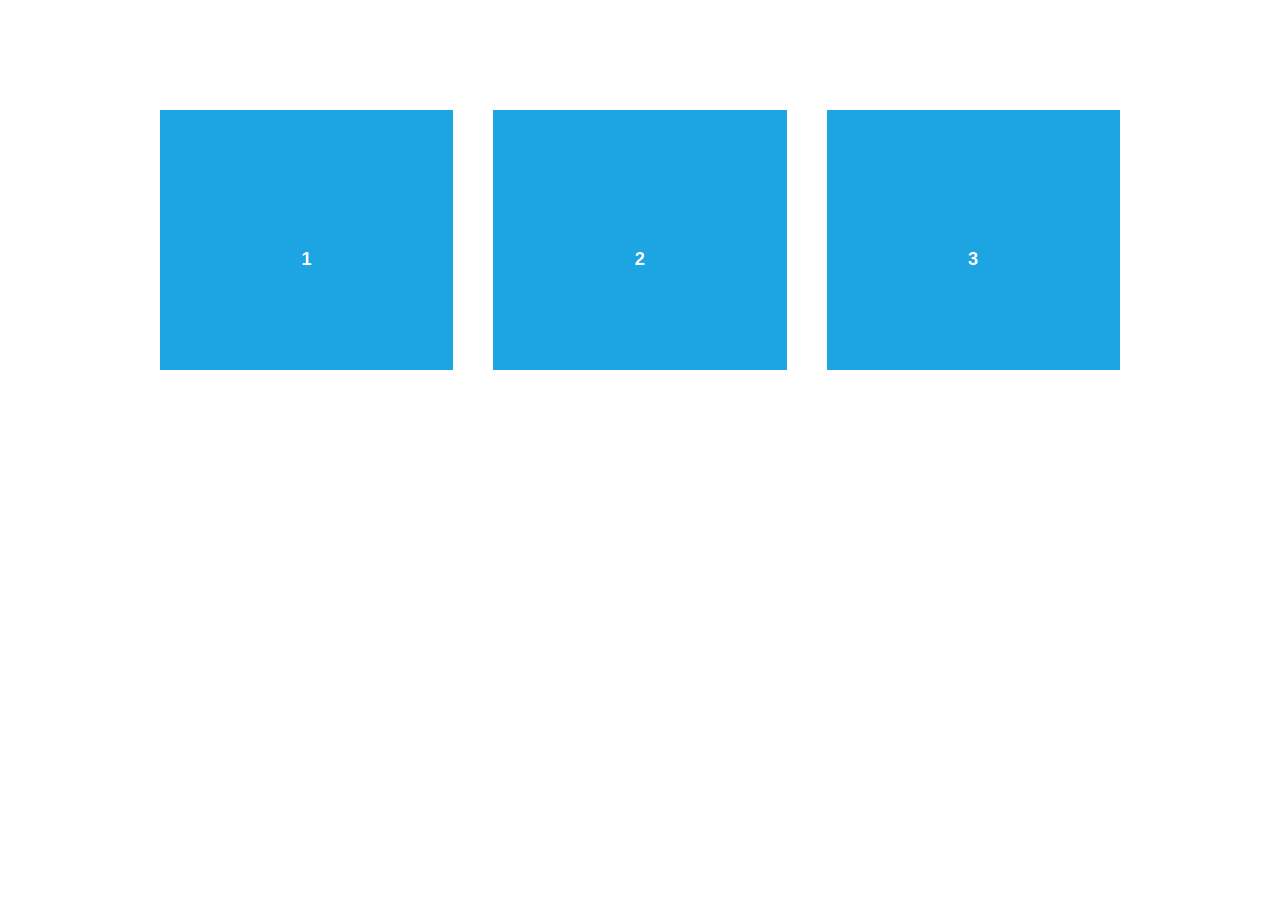
<file: aos-master/demo/async.html>
<!DOCTYPE html>
<html>
  <head>
    <meta charset="utf-8">
    <title>AOS - Animate on scroll library</title>
    <meta name="viewport" content="width=device-width">
    <link rel="stylesheet" href="css/styles.css" />
    <link rel="stylesheet" href="../dist/aos.css" />
  </head>
  <body>
    <div id="aos-demo" class="aos-all"></div>

    <script src="../dist/aos.js"></script>
    <script>
      AOS.init({
        easing: 'ease-in-out-sine'
      });

      setInterval(addItem, 300);

      var itemsCounter = 1;
      var container = document.getElementById('aos-demo');

      function addItem () {
        if (itemsCounter > 42) return;
        var item = document.createElement('div');
        item.classList.add('aos-item');
        item.setAttribute('data-aos', 'fade-up');
        item.innerHTML = '<div class="aos-item__inner"><h3>' + itemsCounter + '</h3></div>';
        container.appendChild(item);
        itemsCounter++;
      }
    </script>
  </body>
</html>
</file>
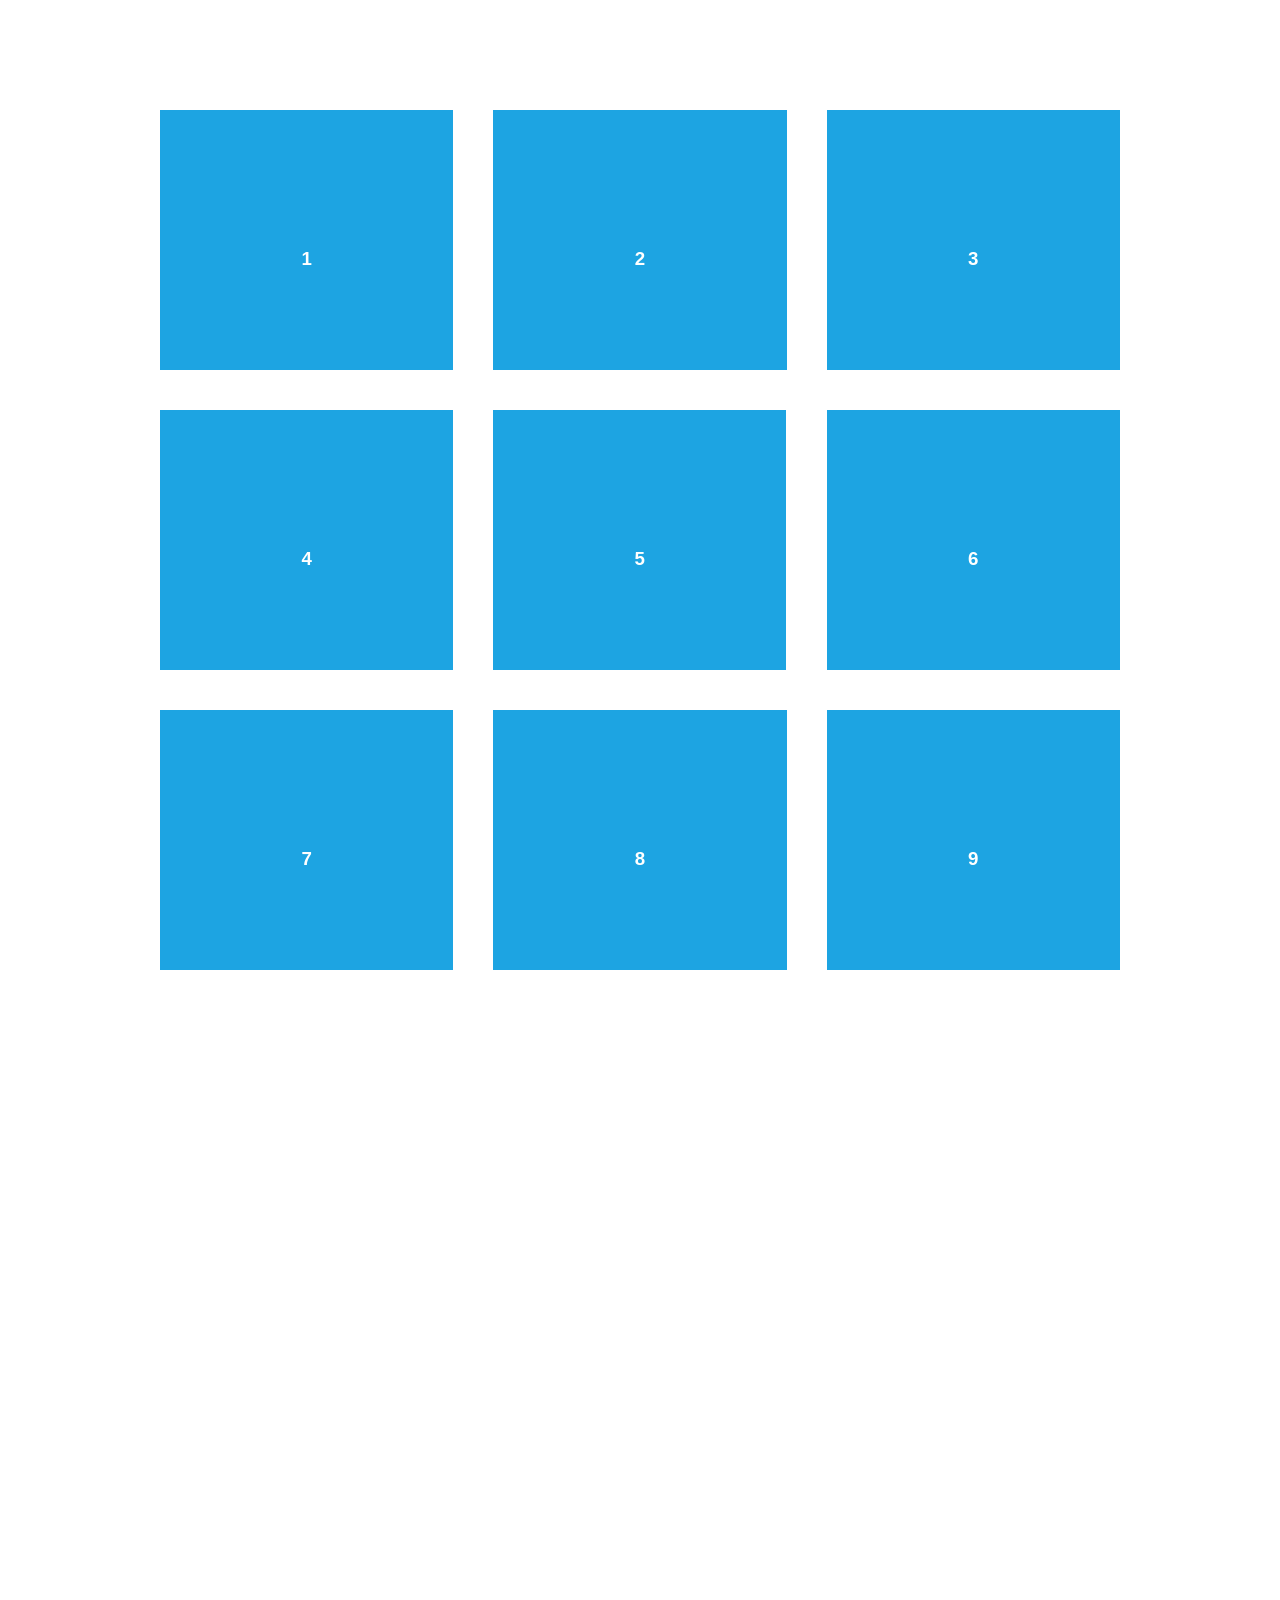
<file: aos-master/demo/simple.html>
<!DOCTYPE html>
<html>
  <head>
    <meta charset="utf-8">
    <title>AOS - Animate on scroll library</title>
    <meta name="viewport" content="width=device-width">
    <link rel="stylesheet" href="css/styles.css" />
    <link rel="stylesheet" href="../dist/aos.css" />
    <!--[if lt IE 9]>
    <script src="//html5shiv.googlecode.com/svn/trunk/html5.js"></script>
    <![endif]-->
  </head>
  <body>
    <div id="transcroller-body" class="aos-all">
      <div class="aos-item" data-aos="fade-up">
        <div class="aos-item__inner"><h3>1</h3></div>
      </div>
      <div class="aos-item" data-aos="fade-down">
        <div class="aos-item__inner"><h3>2</h3></div>
      </div>
      <div class="aos-item" data-aos="zoom-out-down">
        <div class="aos-item__inner"><h3>3</h3></div>
      </div>
      <div class="aos-item" data-aos="flip-down">
        <div class="aos-item__inner"><h3>4</h3></div>
      </div>
      <div class="aos-item" data-aos="flip-up">
        <div class="aos-item__inner"><h3>5</h3></div>
      </div>
      <div class="aos-item" data-aos="fade-down">
        <div class="aos-item__inner"><h3>6</h3></div>
      </div>
      <div class="aos-item" data-aos="fade-in">
        <div class="aos-item__inner"><h3>7</h3></div>
      </div>
      <div class="aos-item" data-aos="fade-down">
        <div class="aos-item__inner"><h3>8</h3></div>
      </div>
      <div class="aos-item" data-aos="fade-in">
        <div class="aos-item__inner"><h3>9</h3></div>
      </div>
      <div class="aos-item" data-aos="fade-down">
        <div class="aos-item__inner"><h3>10</h3></div>
      </div>
      <div class="aos-item" data-aos="fade-up">
        <div class="aos-item__inner"><h3>11</h3></div>
      </div>
      <div class="aos-item" data-aos="fade-down">
        <div class="aos-item__inner"><h3>12</h3></div>
      </div>
      <div class="aos-item" data-aos="fade-in">
        <div class="aos-item__inner"><h3>13</h3></div>
      </div>
      <div class="aos-item" data-aos="fade-up">
        <div class="aos-item__inner"><h3>14</h3></div>
      </div>
      <div class="aos-item" data-aos="fade-in">
        <div class="aos-item__inner"><h3>15</h3></div>
      </div>
      <div class="aos-item" data-aos="fade-up">
        <div class="aos-item__inner"><h3>16</h3></div>
      </div>
      <div class="aos-item" data-aos="fade-down">
        <div class="aos-item__inner"><h3>17</h3></div>
      </div>
      <div class="aos-item" data-aos="fade-up">
        <div class="aos-item__inner"><h3>18</h3></div>
      </div>
      <div class="aos-item" data-aos="zoom-out">
        <div class="aos-item__inner"><h3>19</h3></div>
      </div>
      <div class="aos-item" data-aos="fade-up">
        <div class="aos-item__inner"><h3>20</h3></div>
      </div>
      <div class="aos-item" data-aos="zoom-out">
        <div class="aos-item__inner"><h3>21</h3></div>
      </div>
      <div class="aos-item" data-aos="fade-in">
        <div class="aos-item__inner"><h3>22</h3></div>
      </div>
      <div class="aos-item" data-aos="zoom-out-up">
        <div class="aos-item__inner"><h3>23</h3></div>
      </div>
      <div class="aos-item" data-aos="zoom-out-down">
        <div class="aos-item__inner"><h3>24</h3></div>
      </div>
      <div class="aos-item" data-aos="fade-in">
        <div class="aos-item__inner"><h3>25</h3></div>
      </div>
      <div class="aos-item" data-aos="fade-in">
        <div class="aos-item__inner"><h3>26</h3></div>
      </div>
      <div class="aos-item" data-aos="fade-in">
        <div class="aos-item__inner"><h3>27</h3></div>
      </div>
      <div class="aos-item" data-aos="fade-in">
        <div class="aos-item__inner"><h3>28</h3></div>
      </div>
      <div class="aos-item" data-aos="fade-in">
        <div class="aos-item__inner"><h3>29</h3></div>
      </div>
      <div class="aos-item" data-aos="fade-in">
        <div class="aos-item__inner"><h3>30</h3></div>
      </div>
      <div class="aos-item" data-aos="fade-in">
        <div class="aos-item__inner"><h3>31</h3></div>
      </div>
      <div class="aos-item" data-aos="fade-in">
        <div class="aos-item__inner"><h3>32</h3></div>
      </div>
      <div class="aos-item" data-aos="fade-in">
        <div class="aos-item__inner"><h3>33</h3></div>
      </div>
      <div class="aos-item" data-aos="fade-in">
        <div class="aos-item__inner"><h3>34</h3></div>
      </div>
      <div class="aos-item" data-aos="fade-in">
        <div class="aos-item__inner"><h3>35</h3></div>
      </div>
      <div class="aos-item" data-aos="fade-in">
        <div class="aos-item__inner"><h3>36</h3></div>
      </div>
      <div class="aos-item" data-aos="fade-in">
        <div class="aos-item__inner"><h3>37</h3></div>
      </div>
      <div class="aos-item" data-aos="fade-in">
        <div class="aos-item__inner"><h3>38</h3></div>
      </div>
      <div class="aos-item" data-aos="fade-in">
        <div class="aos-item__inner"><h3>39</h3></div>
      </div>
      <div class="aos-item" data-aos="fade-in">
        <div class="aos-item__inner"><h3>40</h3></div>
      </div>
      <div class="aos-item" data-aos="fade-in">
        <div class="aos-item__inner"><h3>41</h3></div>
      </div>
      <div class="aos-item" data-aos="fade-in">
        <div class="aos-item__inner"><h3>42</h3></div>
      </div>
    </div>

    <script src="../dist/aos.js"></script>
    <script>
      AOS.init({
        easing: 'ease-in-out-sine'
      });
    </script>

    <!-- <script src="//cdnjs.cloudflare.com/ajax/libs/require.js/2.1.11/require.min.js"></script>
    <script>
      requirejs.config({
          baseUrl: '../dist',
      });

      require(['aos'], function(AOS){
          AOS.init({
              easing: 'ease-in-out-sine'
          });
      });
    </script> -->
  </body>
</html>
</file>
<file: imagenes2/Páginas_files/light-3a3d2c708970e4e8.css>
[data-color-mode=light][data-light-theme=light],[data-color-mode=auto][data-light-theme=light]{--ansi-cyan:#1b7c83;--ansi-cyanBright:#3192aa;--bgColor-success-emphasis:#1f883d;--button-outline-bgColor-active:#0757ba;--button-primary-bgColor-active:#197935;--button-primary-bgColor-disabled:#95d8a6;--button-primary-bgColor-hover:#1c8139;--buttonCounter-danger-fgColor-rest:#c21c2c;--control-checked-bgColor-active:#0757ba;--control-checked-bgColor-hover:#0860ca;--fgColor-danger:#d1242f;--reactionButton-selected-bgColor-hover:#caecff;--ansi-blackBright:#393f46;--ansi-blue:#0969da;--ansi-blueBright:#218bff;--ansi-gray:#59636e;--ansi-green:#116329;--ansi-greenBright:#1a7f37;--ansi-magenta:#8250df;--ansi-magentaBright:#a475f9;--ansi-red:#cf222e;--ansi-redBright:#a40e26;--ansi-white:#59636e;--ansi-whiteBright:#818b98;--ansi-yellow:#4d2d00;--ansi-yellowBright:#633c01;--avatarStack-fade-bgColor-default:#c8d1da;--avatarStack-fade-bgColor-muted:#dae0e7;--bgColor-accent-emphasis:#0969da;--bgColor-accent-muted:#ddf4ff;--bgColor-attention-emphasis:#9a6700;--bgColor-attention-muted:#fff8c5;--bgColor-danger-emphasis:#cf222e;--bgColor-danger-muted:#ffebe9;--bgColor-disabled:#eff2f5;--bgColor-done-emphasis:#8250df;--bgColor-done-muted:#fbefff;--bgColor-emphasis:#25292e;--bgColor-inverse:#25292e;--bgColor-muted:#f6f8fa;--bgColor-neutral-emphasis:#59636e;--bgColor-neutral-muted:#818b981f;--bgColor-open-emphasis:var(--bgColor-success-emphasis);--bgColor-severe-emphasis:#bc4c00;--bgColor-severe-muted:#fff1e5;--bgColor-sponsors-emphasis:#bf3989;--bgColor-sponsors-muted:#ffeff7;--bgColor-success-muted:#dafbe1;--bgColor-transparent:#fff0;--borderColor-accent-emphasis:#0969da;--borderColor-accent-muted:#54aeff66;--borderColor-attention-emphasis:#9a6700;--borderColor-attention-muted:#d4a72c66;--borderColor-danger-emphasis:#cf222e;--borderColor-danger-muted:#ff818266;--borderColor-default:#d1d9e0;--borderColor-disabled:#818b981a;--borderColor-done-emphasis:#8250df;--borderColor-done-muted:#c297ff66;--borderColor-emphasis:#818b98;--borderColor-neutral-emphasis:#59636e;--borderColor-severe-emphasis:#bc4c00;--borderColor-severe-muted:#fb8f4466;--borderColor-sponsors-emphasis:#bf3989;--borderColor-sponsors-muted:#ff80c866;--borderColor-success-emphasis:#1a7f37;--borderColor-success-muted:#4ac26b66;--borderColor-transparent:#fff0;--button-danger-bgColor-active:#a40e26;--button-danger-fgColor-disabled:#d1242f80;--button-danger-fgColor-rest:var(--fgColor-danger);--button-danger-shadow-selected:inset 0 1px 0 0 #4c001433;--button-inactive-bgColor:#e6eaef;--button-inactive-fgColor:#59636e;--button-invisible-bgColor-disabled:#fff0;--button-invisible-borderColor-disabled:#fff0;--button-outline-shadow-selected:inset 0 1px 0 0 #00215533;--button-primary-bgColor-rest:var(--bgColor-success-emphasis);--button-primary-borderColor-disabled:var(--button-primary-bgColor-disabled);--button-primary-shadow-selected:inset 0 1px 0 0 #002d114d;--button-star-iconColor:#eac54f;--buttonCounter-danger-fgColor-disabled:#d1242f80;--buttonCounter-outline-fgColor-rest:#0550ae;--buttonCounter-primary-bgColor-rest:#002d1133;--buttonKeybindingHint-danger-bgColor-active:#1f232866;--buttonKeybindingHint-danger-bgColor-hover:#1f232833;--buttonKeybindingHint-default-bgColor-rest:#eff2f5;--buttonKeybindingHint-inactive-bgColor:#eff2f5;--buttonKeybindingHint-invisible-borderColor-rest:#fff0;--codeMirror-syntax-fgColor-constant:#0550ae;--codeMirror-syntax-fgColor-entity:#8250df;--codeMirror-syntax-fgColor-keyword:#cf222e;--codeMirror-syntax-fgColor-storage:#cf222e;--codeMirror-syntax-fgColor-string:#0a3069;--codeMirror-syntax-fgColor-support:#0550ae;--codeMirror-syntax-fgColor-variable:#953800;--color-ansi-cyan:var(--ansi-cyan);--color-ansi-cyan-bright:var(--ansi-cyanBright);--contribution-default-bgColor-0:#eff2f5;--contribution-default-bgColor-1:#aceebb;--contribution-default-bgColor-2:#4ac26b;--contribution-default-bgColor-3:#2da44e;--contribution-default-bgColor-4:#116329;--contribution-default-borderColor-0:#1f23280d;--contribution-halloween-bgColor-1:#f0db3d;--contribution-halloween-bgColor-2:#ffd642;--contribution-halloween-bgColor-3:#f68c41;--contribution-halloween-bgColor-4:#1f2328;--contribution-winter-bgColor-1:#b6e3ff;--contribution-winter-bgColor-2:#54aeff;--contribution-winter-bgColor-3:#0969da;--contribution-winter-bgColor-4:#0a3069;--control-bgColor-active:#e6eaef;--control-bgColor-hover:#eff2f5;--control-bgColor-rest:#f6f8fa;--control-checked-borderColor-active:var(--control-checked-bgColor-active);--control-checked-borderColor-hover:var(--control-checked-bgColor-hover);--control-danger-fgColor-hover:var(--fgColor-danger);--control-danger-fgColor-rest:var(--fgColor-danger);--control-fgColor-rest:#25292e;--control-transparent-bgColor-active:#818b9826;--control-transparent-bgColor-hover:#818b981a;--control-transparent-bgColor-rest:#fff0;--control-transparent-bgColor-selected:#818b9826;--control-transparent-borderColor-active:#fff0;--control-transparent-borderColor-hover:#fff0;--control-transparent-borderColor-rest:#fff0;--controlTrack-bgColor-active:#dae0e7;--controlTrack-bgColor-hover:#e0e6eb;--controlTrack-bgColor-rest:#e6eaef;--controlTrack-fgColor-rest:#59636e;--counter-borderColor:#fff0;--data-auburn-color-emphasis:#9d615c;--data-auburn-color-muted:#f2e9e9;--data-blue-color-emphasis:#006edb;--data-blue-color-muted:#d1f0ff;--data-brown-color-emphasis:#856d4c;--data-brown-color-muted:#eeeae2;--data-coral-color-emphasis:#d43511;--data-coral-color-muted:#ffe5db;--data-gray-color-emphasis:#808fa3;--data-gray-color-muted:#e8ecf2;--data-green-color-emphasis:#30a147;--data-green-color-muted:#caf7ca;--data-lemon-color-emphasis:#866e04;--data-lemon-color-muted:#f7eea1;--data-lime-color-emphasis:#527a29;--data-lime-color-muted:#e3f2b5;--data-olive-color-emphasis:#64762d;--data-olive-color-muted:#f0f0ad;--data-orange-color-emphasis:#eb670f;--data-orange-color-muted:#ffe7d1;--data-pine-color-emphasis:#167e53;--data-pine-color-muted:#bff8db;--data-pink-color-emphasis:#ce2c85;--data-pink-color-muted:#ffe5f1;--data-plum-color-emphasis:#a830e8;--data-plum-color-muted:#f8e5ff;--data-purple-color-emphasis:#894ceb;--data-purple-color-muted:#f1e5ff;--data-red-color-emphasis:#df0c24;--data-red-color-muted:#ffe2e0;--data-teal-color-emphasis:#179b9b;--data-teal-color-muted:#c7f5ef;--data-yellow-color-emphasis:#b88700;--data-yellow-color-muted:#ffec9e;--diffBlob-additionNum-bgColor:#aceebb;--diffBlob-additionWord-bgColor:#aceebb;--diffBlob-deletionNum-bgColor:#ffcecb;--diffBlob-deletionWord-bgColor:#ffcecb;--diffBlob-hunkNum-bgColor-rest:#b6e3ff;--display-auburn-bgColor-emphasis:#9d615c;--display-auburn-bgColor-muted:#f2e9e9;--display-auburn-borderColor-emphasis:#9d615c;--display-auburn-borderColor-muted:#e6d6d5;--display-auburn-fgColor:#8a5551;--display-auburn-scale-0:#f2e9e9;--display-auburn-scale-1:#e6d6d5;--display-auburn-scale-2:#d4b7b5;--display-auburn-scale-3:#c59e9b;--display-auburn-scale-4:#b4827e;--display-auburn-scale-5:#9d615c;--display-auburn-scale-6:#8a5551;--display-auburn-scale-7:#744744;--display-auburn-scale-8:#5d3937;--display-auburn-scale-9:#432928;--display-blue-bgColor-emphasis:#006edb;--display-blue-bgColor-muted:#d1f0ff;--display-blue-borderColor-emphasis:#006edb;--display-blue-borderColor-muted:#ade1ff;--display-blue-fgColor:#005fcc;--display-blue-scale-0:#d1f0ff;--display-blue-scale-1:#ade1ff;--display-blue-scale-2:#75c8ff;--display-blue-scale-3:#47afff;--display-blue-scale-4:#0f8fff;--display-blue-scale-5:#006edb;--display-blue-scale-6:#005fcc;--display-blue-scale-7:#004db3;--display-blue-scale-8:#003d99;--display-blue-scale-9:#002b75;--display-brown-bgColor-emphasis:#856d4c;--display-brown-bgColor-muted:#eeeae2;--display-brown-borderColor-emphasis:#856d4c;--display-brown-borderColor-muted:#dfd7c8;--display-brown-fgColor:#755f43;--display-brown-scale-0:#eeeae2;--display-brown-scale-1:#dfd7c8;--display-brown-scale-2:#cbbda4;--display-brown-scale-3:#b8a484;--display-brown-scale-4:#a68b64;--display-brown-scale-5:#856d4c;--display-brown-scale-6:#755f43;--display-brown-scale-7:#64513a;--display-brown-scale-8:#51412f;--display-brown-scale-9:#3a2e22;--display-coral-bgColor-emphasis:#d43511;--display-coral-bgColor-muted:#ffe5db;--display-coral-borderColor-emphasis:#d43511;--display-coral-borderColor-muted:#fecebe;--display-coral-fgColor:#ba2e12;--display-coral-scale-0:#ffe5db;--display-coral-scale-1:#fecebe;--display-coral-scale-2:#fcab92;--display-coral-scale-3:#f88768;--display-coral-scale-4:#f25f3a;--display-coral-scale-5:#d43511;--display-coral-scale-6:#ba2e12;--display-coral-scale-7:#9b2712;--display-coral-scale-8:#7e2011;--display-coral-scale-9:#5d180e;--display-cyan-bgColor-emphasis:#007b94;--display-cyan-bgColor-muted:#bdf4ff;--display-cyan-borderColor-emphasis:#007b94;--display-cyan-borderColor-muted:#7ae9ff;--display-cyan-fgColor:#006a80;--display-cyan-scale-0:#bdf4ff;--display-cyan-scale-1:#7ae9ff;--display-cyan-scale-2:#00d0fa;--display-cyan-scale-3:#00b7db;--display-cyan-scale-4:#0099b8;--display-cyan-scale-5:#007b94;--display-cyan-scale-6:#006a80;--display-cyan-scale-7:#00596b;--display-cyan-scale-8:#004857;--display-cyan-scale-9:#003742;--display-gray-bgColor-emphasis:#647182;--display-gray-bgColor-muted:#e8ecf2;--display-gray-borderColor-emphasis:#647182;--display-gray-borderColor-muted:#d2dae4;--display-gray-fgColor:#5c6570;--display-gray-scale-0:#e8ecf2;--display-gray-scale-1:#d2dae4;--display-gray-scale-2:#b4c0cf;--display-gray-scale-3:#9ba9bb;--display-gray-scale-4:#808fa3;--display-gray-scale-5:#647182;--display-gray-scale-6:#5c6570;--display-gray-scale-7:#4e535a;--display-gray-scale-8:#424448;--display-gray-scale-9:#303031;--display-green-bgColor-emphasis:#2c8141;--display-green-bgColor-muted:#caf7ca;--display-green-borderColor-emphasis:#2c8141;--display-green-borderColor-muted:#9ceda0;--display-green-fgColor:#2b6e3f;--display-green-scale-0:#caf7ca;--display-green-scale-1:#9ceda0;--display-green-scale-2:#54d961;--display-green-scale-3:#31bf46;--display-green-scale-4:#30a147;--display-green-scale-5:#2c8141;--display-green-scale-6:#2b6e3f;--display-green-scale-7:#285c3b;--display-green-scale-8:#254b34;--display-green-scale-9:#1d3528;--display-indigo-bgColor-emphasis:#5a61e7;--display-indigo-bgColor-muted:#e5e9ff;--display-indigo-borderColor-emphasis:#5a61e7;--display-indigo-borderColor-muted:#d2d7fe;--display-indigo-fgColor:#494edf;--display-indigo-scale-0:#e5e9ff;--display-indigo-scale-1:#d2d7fe;--display-indigo-scale-2:#b1b9fb;--display-indigo-scale-3:#979ff7;--display-indigo-scale-4:#7a82f0;--display-indigo-scale-5:#5a61e7;--display-indigo-scale-6:#494edf;--display-indigo-scale-7:#393cd5;--display-indigo-scale-8:#2d2db4;--display-indigo-scale-9:#25247b;--display-lemon-bgColor-emphasis:#866e04;--display-lemon-bgColor-muted:#f7eea1;--display-lemon-borderColor-emphasis:#866e04;--display-lemon-borderColor-muted:#f0db3d;--display-lemon-fgColor:#786002;--display-lemon-scale-0:#f7eea1;--display-lemon-scale-1:#f0db3d;--display-lemon-scale-2:#d8bd0e;--display-lemon-scale-3:#c2a60a;--display-lemon-scale-4:#a68c07;--display-lemon-scale-5:#866e04;--display-lemon-scale-6:#786002;--display-lemon-scale-7:#654f01;--display-lemon-scale-8:#523f00;--display-lemon-scale-9:#3d2e00;--display-lime-bgColor-emphasis:#527a29;--display-lime-bgColor-muted:#e3f2b5;--display-lime-borderColor-emphasis:#527a29;--display-lime-borderColor-muted:#c7e580;--display-lime-fgColor:#476c28;--display-lime-scale-0:#e3f2b5;--display-lime-scale-1:#c7e580;--display-lime-scale-2:#9bd039;--display-lime-scale-3:#80b530;--display-lime-scale-4:#6c9d2f;--display-lime-scale-5:#527a29;--display-lime-scale-6:#476c28;--display-lime-scale-7:#3a5b25;--display-lime-scale-8:#2f4a21;--display-lime-scale-9:#213319;--display-olive-bgColor-emphasis:#64762d;--display-olive-bgColor-muted:#f0f0ad;--display-olive-borderColor-emphasis:#64762d;--display-olive-borderColor-muted:#dbe170;--display-olive-fgColor:#56682c;--display-olive-scale-0:#f0f0ad;--display-olive-scale-1:#dbe170;--display-olive-scale-2:#b9c832;--display-olive-scale-3:#9bae32;--display-olive-scale-4:#819532;--display-olive-scale-5:#64762d;--display-olive-scale-6:#56682c;--display-olive-scale-7:#495a2b;--display-olive-scale-8:#3b4927;--display-olive-scale-9:#2a331f;--display-orange-bgColor-emphasis:#b8500f;--display-orange-bgColor-muted:#ffe7d1;--display-orange-borderColor-emphasis:#b8500f;--display-orange-borderColor-muted:#fecfaa;--display-orange-fgColor:#a24610;--display-orange-scale-0:#ffe7d1;--display-orange-scale-1:#fecfaa;--display-orange-scale-2:#fbaf74;--display-orange-scale-3:#f68c41;--display-orange-scale-4:#eb670f;--display-orange-scale-5:#b8500f;--display-orange-scale-6:#a24610;--display-orange-scale-7:#8d3c11;--display-orange-scale-8:#70300f;--display-orange-scale-9:#54230d;--display-pine-bgColor-emphasis:#167e53;--display-pine-bgColor-muted:#bff8db;--display-pine-borderColor-emphasis:#167e53;--display-pine-borderColor-muted:#80efb9;--display-pine-fgColor:#156f4b;--display-pine-scale-0:#bff8db;--display-pine-scale-1:#80efb9;--display-pine-scale-2:#1dd781;--display-pine-scale-3:#1dbf76;--display-pine-scale-4:#1aa267;--display-pine-scale-5:#167e53;--display-pine-scale-6:#156f4b;--display-pine-scale-7:#135d41;--display-pine-scale-8:#114b36;--display-pine-scale-9:#0d3627;--display-pink-bgColor-emphasis:#ce2c85;--display-pink-bgColor-muted:#ffe5f1;--display-pink-borderColor-emphasis:#ce2c85;--display-pink-borderColor-muted:#fdc9e2;--display-pink-fgColor:#b12f79;--display-pink-scale-0:#ffe5f1;--display-pink-scale-1:#fdc9e2;--display-pink-scale-2:#f8a5cf;--display-pink-scale-3:#f184bc;--display-pink-scale-4:#e55da5;--display-pink-scale-5:#ce2c85;--display-pink-scale-6:#b12f79;--display-pink-scale-7:#8e2e66;--display-pink-scale-8:#6e2b53;--display-pink-scale-9:#4d233d;--display-plum-bgColor-emphasis:#a830e8;--display-plum-bgColor-muted:#f8e5ff;--display-plum-borderColor-emphasis:#a830e8;--display-plum-borderColor-muted:#f0cdfe;--display-plum-fgColor:#961edc;--display-plum-scale-0:#f8e5ff;--display-plum-scale-1:#f0cdfe;--display-plum-scale-2:#e2a7fb;--display-plum-scale-3:#d487f7;--display-plum-scale-4:#c264f2;--display-plum-scale-5:#a830e8;--display-plum-scale-6:#961edc;--display-plum-scale-7:#7d1eb8;--display-plum-scale-8:#651d96;--display-plum-scale-9:#471769;--display-purple-bgColor-emphasis:#894ceb;--display-purple-bgColor-muted:#f1e5ff;--display-purple-borderColor-emphasis:#894ceb;--display-purple-borderColor-muted:#e6d2fe;--display-purple-fgColor:#783ae4;--display-purple-scale-0:#f1e5ff;--display-purple-scale-1:#e6d2fe;--display-purple-scale-2:#d1b1fc;--display-purple-scale-3:#bc91f8;--display-purple-scale-4:#a672f3;--display-purple-scale-5:#894ceb;--display-purple-scale-6:#783ae4;--display-purple-scale-7:#6223d7;--display-purple-scale-8:#4f21ab;--display-purple-scale-9:#391b79;--display-red-bgColor-emphasis:#df0c24;--display-red-bgColor-muted:#ffe2e0;--display-red-borderColor-emphasis:#df0c24;--display-red-borderColor-muted:#fecdcd;--display-red-fgColor:#c50d28;--display-red-scale-0:#ffe2e0;--display-red-scale-1:#fecdcd;--display-red-scale-2:#fda5a7;--display-red-scale-3:#fb8389;--display-red-scale-4:#f85461;--display-red-scale-5:#df0c24;--display-red-scale-6:#c50d28;--display-red-scale-7:#a60c29;--display-red-scale-8:#880c27;--display-red-scale-9:#610a20;--display-teal-bgColor-emphasis:#127e81;--display-teal-bgColor-muted:#c7f5ef;--display-teal-borderColor-emphasis:#127e81;--display-teal-borderColor-muted:#89ebe1;--display-teal-fgColor:#106e75;--display-teal-scale-0:#c7f5ef;--display-teal-scale-1:#89ebe1;--display-teal-scale-2:#22d3c7;--display-teal-scale-3:#1db9b4;--display-teal-scale-4:#179b9b;--display-teal-scale-5:#127e81;--display-teal-scale-6:#106e75;--display-teal-scale-7:#0d5b63;--display-teal-scale-8:#0a4852;--display-teal-scale-9:#073740;--display-yellow-bgColor-emphasis:#946a00;--display-yellow-bgColor-muted:#ffec9e;--display-yellow-borderColor-emphasis:#946a00;--display-yellow-borderColor-muted:#ffd642;--display-yellow-fgColor:#805900;--display-yellow-scale-0:#ffec9e;--display-yellow-scale-1:#ffd642;--display-yellow-scale-2:#ebb400;--display-yellow-scale-3:#d19d00;--display-yellow-scale-4:#b88700;--display-yellow-scale-5:#946a00;--display-yellow-scale-6:#805900;--display-yellow-scale-7:#704d00;--display-yellow-scale-8:#5c3d00;--display-yellow-scale-9:#422b00;--fgColor-accent:#0969da;--fgColor-attention:#9a6700;--fgColor-closed:var(--fgColor-danger);--fgColor-disabled:#818b98;--fgColor-done:#8250df;--fgColor-muted:#59636e;--fgColor-neutral:#59636e;--fgColor-severe:#bc4c00;--fgColor-sponsors:#bf3989;--fgColor-success:#1a7f37;--header-bgColor:#25292e;--header-borderColor-divider:#818b98;--headerSearch-bgColor:#25292e;--headerSearch-borderColor:#818b98;--highlight-neutral-bgColor:#fff8c5;--label-auburn-bgColor-active:#d4b7b5;--label-auburn-bgColor-hover:#e6d6d5;--label-auburn-bgColor-rest:#f2e9e9;--label-auburn-borderColor:#fff0;--label-auburn-fgColor-active:#5d3937;--label-auburn-fgColor-hover:#744744;--label-auburn-fgColor-rest:#8a5551;--label-blue-bgColor-active:#75c8ff;--label-blue-bgColor-hover:#ade1ff;--label-blue-bgColor-rest:#d1f0ff;--label-blue-borderColor:#fff0;--label-blue-fgColor-active:#003d99;--label-blue-fgColor-hover:#004db3;--label-blue-fgColor-rest:#005fcc;--label-brown-bgColor-active:#cbbda4;--label-brown-bgColor-hover:#dfd7c8;--label-brown-bgColor-rest:#eeeae2;--label-brown-borderColor:#fff0;--label-brown-fgColor-active:#51412f;--label-brown-fgColor-hover:#64513a;--label-brown-fgColor-rest:#755f43;--label-coral-bgColor-active:#fcab92;--label-coral-bgColor-hover:#fecebe;--label-coral-bgColor-rest:#ffe5db;--label-coral-borderColor:#fff0;--label-coral-fgColor-active:#7e2011;--label-coral-fgColor-hover:#9b2712;--label-coral-fgColor-rest:#ba2e12;--label-cyan-bgColor-active:#00d0fa;--label-cyan-bgColor-hover:#7ae9ff;--label-cyan-bgColor-rest:#bdf4ff;--label-cyan-borderColor:#fff0;--label-cyan-fgColor-active:#004857;--label-cyan-fgColor-hover:#00596b;--label-cyan-fgColor-rest:#006a80;--label-gray-bgColor-active:#b4c0cf;--label-gray-bgColor-hover:#d2dae4;--label-gray-bgColor-rest:#e8ecf2;--label-gray-borderColor:#fff0;--label-gray-fgColor-active:#424448;--label-gray-fgColor-hover:#4e535a;--label-gray-fgColor-rest:#5c6570;--label-green-bgColor-active:#54d961;--label-green-bgColor-hover:#9ceda0;--label-green-bgColor-rest:#caf7ca;--label-green-borderColor:#fff0;--label-green-fgColor-active:#254b34;--label-green-fgColor-hover:#285c3b;--label-green-fgColor-rest:#2b6e3f;--label-indigo-bgColor-active:#b1b9fb;--label-indigo-bgColor-hover:#d2d7fe;--label-indigo-bgColor-rest:#e5e9ff;--label-indigo-borderColor:#fff0;--label-indigo-fgColor-active:#2d2db4;--label-indigo-fgColor-hover:#393cd5;--label-indigo-fgColor-rest:#494edf;--label-lemon-bgColor-active:#d8bd0e;--label-lemon-bgColor-hover:#f0db3d;--label-lemon-bgColor-rest:#f7eea1;--label-lemon-borderColor:#fff0;--label-lemon-fgColor-active:#523f00;--label-lemon-fgColor-hover:#654f01;--label-lemon-fgColor-rest:#786002;--label-lime-bgColor-active:#9bd039;--label-lime-bgColor-hover:#c7e580;--label-lime-bgColor-rest:#e3f2b5;--label-lime-borderColor:#fff0;--label-lime-fgColor-active:#2f4a21;--label-lime-fgColor-hover:#3a5b25;--label-lime-fgColor-rest:#476c28;--label-olive-bgColor-active:#b9c832;--label-olive-bgColor-hover:#dbe170;--label-olive-bgColor-rest:#f0f0ad;--label-olive-borderColor:#fff0;--label-olive-fgColor-active:#3b4927;--label-olive-fgColor-hover:#495a2b;--label-olive-fgColor-rest:#56682c;--label-orange-bgColor-active:#fbaf74;--label-orange-bgColor-hover:#fecfaa;--label-orange-bgColor-rest:#ffe7d1;--label-orange-borderColor:#fff0;--label-orange-fgColor-active:#70300f;--label-orange-fgColor-hover:#8d3c11;--label-orange-fgColor-rest:#a24610;--label-pine-bgColor-active:#1dd781;--label-pine-bgColor-hover:#80efb9;--label-pine-bgColor-rest:#bff8db;--label-pine-borderColor:#fff0;--label-pine-fgColor-active:#114b36;--label-pine-fgColor-hover:#135d41;--label-pine-fgColor-rest:#156f4b;--label-pink-bgColor-active:#f8a5cf;--label-pink-bgColor-hover:#fdc9e2;--label-pink-bgColor-rest:#ffe5f1;--label-pink-borderColor:#fff0;--label-pink-fgColor-active:#6e2b53;--label-pink-fgColor-hover:#8e2e66;--label-pink-fgColor-rest:#b12f79;--label-plum-bgColor-active:#e2a7fb;--label-plum-bgColor-hover:#f0cdfe;--label-plum-bgColor-rest:#f8e5ff;--label-plum-borderColor:#fff0;--label-plum-fgColor-active:#651d96;--label-plum-fgColor-hover:#7d1eb8;--label-plum-fgColor-rest:#961edc;--label-purple-bgColor-active:#d1b1fc;--label-purple-bgColor-hover:#e6d2fe;--label-purple-bgColor-rest:#f1e5ff;--label-purple-borderColor:#fff0;--label-purple-fgColor-active:#4f21ab;--label-purple-fgColor-hover:#6223d7;--label-purple-fgColor-rest:#783ae4;--label-red-bgColor-active:#fda5a7;--label-red-bgColor-hover:#fecdcd;--label-red-bgColor-rest:#ffe2e0;--label-red-borderColor:#fff0;--label-red-fgColor-active:#880c27;--label-red-fgColor-hover:#a60c29;--label-red-fgColor-rest:#c50d28;--label-teal-bgColor-active:#22d3c7;--label-teal-bgColor-hover:#89ebe1;--label-teal-bgColor-rest:#c7f5ef;--label-teal-borderColor:#fff0;--label-teal-fgColor-active:#0a4852;--label-teal-fgColor-hover:#0d5b63;--label-teal-fgColor-rest:#106e75;--label-yellow-bgColor-active:#ebb400;--label-yellow-bgColor-hover:#ffd642;--label-yellow-bgColor-rest:#ffec9e;--label-yellow-borderColor:#fff0;--label-yellow-fgColor-active:#5c3d00;--label-yellow-fgColor-hover:#704d00;--label-yellow-fgColor-rest:#805900;--menu-bgColor-active:#fff0;--overlay-backdrop-bgColor:#c8d1da66;--prettylights-syntax-bracketHighlighterAngle:#59636e;--prettylights-syntax-bracketHighlighterUnmatched:#82071e;--prettylights-syntax-carriageReturn-bg:#cf222e;--prettylights-syntax-carriageReturn-text:#f6f8fa;--prettylights-syntax-comment:#59636e;--prettylights-syntax-constant:#0550ae;--prettylights-syntax-constantOtherReferenceLink:#0a3069;--prettylights-syntax-entity:#6639ba;--prettylights-syntax-entityTag:#0550ae;--prettylights-syntax-invalidIllegal-text:var(--fgColor-danger);--prettylights-syntax-keyword:#cf222e;--prettylights-syntax-markup-changed-bg:#ffd8b5;--prettylights-syntax-markup-changed-text:#953800;--prettylights-syntax-markup-deleted-bg:#ffebe9;--prettylights-syntax-markup-deleted-text:#82071e;--prettylights-syntax-markup-heading:#0550ae;--prettylights-syntax-markup-ignored-bg:#0550ae;--prettylights-syntax-markup-ignored-text:#d1d9e0;--prettylights-syntax-markup-inserted-bg:#dafbe1;--prettylights-syntax-markup-inserted-text:#116329;--prettylights-syntax-markup-list:#3b2300;--prettylights-syntax-metaDiffRange:#8250df;--prettylights-syntax-string:#0a3069;--prettylights-syntax-stringRegexp:#116329;--prettylights-syntax-sublimeLinterGutterMark:#818b98;--prettylights-syntax-variable:#953800;--progressBar-bgColor-success:var(--bgColor-success-emphasis);--progressBar-track-borderColor:#fff0;--reactionButton-selected-bgColor-rest:#ddf4ff;--reactionButton-selected-fgColor-hover:#0550ae;--selectMenu-bgColor-active:#b6e3ff;--selectMenu-borderColor:#fff0;--shadow-resting-medium:0 1px 1px 0 #25292e1a, 0 3px 6px 0 #25292e1f;--skeletonLoader-bgColor:#818b981a;--topicTag-borderColor:#fff0;--treeViewItem-leadingVisual-iconColor-rest:#54aeff;--underlineNav-borderColor-active:#fd8c73;--ansi-black:#1f2328;--avatar-bgColor:#fff;--avatar-shadow:0 0 0 2px #fffc;--bgColor-black:#1f2328;--bgColor-closed-emphasis:var(--bgColor-danger-emphasis);--bgColor-closed-muted:var(--bgColor-danger-muted);--bgColor-default:#fff;--bgColor-draft-emphasis:var(--bgColor-neutral-emphasis);--bgColor-draft-muted:var(--bgColor-neutral-muted);--bgColor-inset:var(--bgColor-muted);--bgColor-open-muted:var(--bgColor-success-muted);--bgColor-upsell-emphasis:var(--bgColor-done-emphasis);--bgColor-upsell-muted:var(--bgColor-done-muted);--bgColor-white:#fff;--border-accent-emphasis:var(--borderWidth-default) solid var(--borderColor-accent-emphasis);--border-accent-muted:var(--borderWidth-default) solid var(--borderColor-accent-muted);--border-attention-emphasis:var(--borderWidth-default) solid var(--borderColor-attention-emphasis);--border-attention-muted:var(--borderWidth-default) solid var(--borderColor-attention-muted);--border-danger-emphasis:var(--borderWidth-default) solid var(--borderColor-danger-emphasis);--border-danger-muted:var(--borderWidth-default) solid var(--borderColor-danger-muted);--border-default:var(--borderWidth-default) solid var(--borderColor-default);--border-disabled:var(--borderWidth-default) solid var(--borderColor-disabled);--border-done-emphasis:var(--borderWidth-default) solid var(--borderColor-done-emphasis);--border-done-muted:var(--borderWidth-default) solid var(--borderColor-done-muted);--border-emphasis:var(--borderWidth-default) solid var(--borderColor-emphasis);--border-neutral-emphasis:var(--borderWidth-default) solid var(--borderColor-neutral-emphasis);--border-severe-emphasis:var(--borderWidth-default) solid var(--borderColor-severe-emphasis);--border-severe-muted:var(--borderWidth-default) solid var(--borderColor-severe-muted);--border-sponsors-emphasis:var(--borderWidth-default) solid var(--borderColor-sponsors-emphasis);--border-sponsors-muted:var(--borderWidth-default) solid var(--borderColor-sponsors-muted);--border-success-emphasis:var(--borderWidth-default) solid var(--borderColor-success-emphasis);--border-success-muted:var(--borderWidth-default) solid var(--borderColor-success-muted);--border-transparent:var(--borderWidth-default) solid var(--borderColor-transparent);--borderColor-closed-emphasis:var(--borderColor-danger-emphasis);--borderColor-closed-muted:var(--borderColor-danger-muted);--borderColor-draft-emphasis:var(--borderColor-neutral-emphasis);--borderColor-muted:#d1d9e0b3;--borderColor-open-emphasis:var(--borderColor-success-emphasis);--borderColor-open-muted:var(--borderColor-success-muted);--borderColor-translucent:#1f232826;--borderColor-upsell-emphasis:var(--borderColor-done-emphasis);--borderColor-upsell-muted:var(--borderColor-done-muted);--button-danger-bgColor-hover:var(--bgColor-danger-emphasis);--button-danger-bgColor-rest:var(--control-bgColor-rest);--button-danger-fgColor-active:#fff;--button-danger-fgColor-hover:#fff;--button-danger-iconColor-disabled:var(--button-danger-fgColor-disabled);--button-danger-iconColor-hover:#fff;--button-danger-iconColor-rest:var(--button-danger-fgColor-rest);--button-default-bgColor-active:var(--control-bgColor-active);--button-default-bgColor-hover:var(--control-bgColor-hover);--button-default-bgColor-rest:var(--control-bgColor-rest);--button-default-bgColor-selected:var(--control-bgColor-active);--button-default-fgColor-rest:var(--control-fgColor-rest);--button-default-shadow-resting:0 1px 0 0 #1f23280a;--button-invisible-bgColor-active:var(--control-transparent-bgColor-active);--button-invisible-bgColor-hover:var(--control-transparent-bgColor-hover);--button-invisible-bgColor-rest:var(--control-transparent-bgColor-rest);--button-invisible-borderColor-hover:var(--control-transparent-borderColor-hover);--button-invisible-borderColor-rest:var(--control-transparent-borderColor-rest);--button-invisible-fgColor-active:var(--control-fgColor-rest);--button-invisible-fgColor-hover:var(--control-fgColor-rest);--button-invisible-fgColor-rest:var(--control-fgColor-rest);--button-invisible-iconColor-hover:var(--fgColor-muted);--button-invisible-iconColor-rest:var(--fgColor-muted);--button-outline-bgColor-hover:var(--bgColor-accent-emphasis);--button-outline-bgColor-rest:var(--control-bgColor-rest);--button-outline-fgColor-active:#fff;--button-outline-fgColor-disabled:#0969da80;--button-outline-fgColor-hover:#fff;--button-outline-fgColor-rest:var(--fgColor-accent);--button-primary-fgColor-disabled:#fffc;--buttonCounter-danger-bgColor-disabled:#cf222e0d;--buttonCounter-danger-bgColor-hover:#fff3;--buttonCounter-danger-bgColor-rest:#cf222e1a;--buttonCounter-danger-fgColor-hover:#fff;--buttonCounter-default-bgColor-rest:var(--bgColor-neutral-muted);--buttonCounter-invisible-bgColor-rest:var(--bgColor-neutral-muted);--buttonCounter-outline-bgColor-disabled:#0969da0d;--buttonCounter-outline-bgColor-hover:#fff3;--buttonCounter-outline-bgColor-rest:#0969da1a;--buttonCounter-outline-fgColor-disabled:#0969da80;--buttonCounter-outline-fgColor-hover:#fff;--buttonKeybindingHint-danger-bgColor-rest:var(--buttonKeybindingHint-default-bgColor-rest);--buttonKeybindingHint-default-bgColor-disabled:var(--buttonKeybindingHint-default-bgColor-rest);--buttonKeybindingHint-default-fgColor-rest:var(--fgColor-muted);--buttonKeybindingHint-inactive-fgColor:var(--button-inactive-fgColor);--buttonKeybindingHint-invisible-bgColor-active:var(--control-transparent-bgColor-active);--buttonKeybindingHint-invisible-bgColor-disabled:var(--button-invisible-bgColor-disabled);--buttonKeybindingHint-invisible-bgColor-hover:var(--control-transparent-bgColor-hover);--buttonKeybindingHint-invisible-bgColor-rest:var(--buttonKeybindingHint-default-bgColor-rest);--buttonKeybindingHint-invisible-fgColor-rest:var(--fgColor-muted);--buttonKeybindingHint-primary-bgColor-disabled:#002d111a;--buttonKeybindingHint-primary-bgColor-rest:var(--buttonCounter-primary-bgColor-rest);--codeMirror-activeline-bgColor:var(--bgColor-neutral-muted);--codeMirror-gutterMarker-fgColor-muted:var(--fgColor-muted);--codeMirror-lineNumber-fgColor:var(--fgColor-muted);--codeMirror-selection-bgColor:var(--borderColor-accent-muted);--codeMirror-syntax-fgColor-comment:#1f2328;--color-ansi-black-bright:var(--ansi-blackBright);--color-ansi-blue:var(--ansi-blue);--color-ansi-blue-bright:var(--ansi-blueBright);--color-ansi-gray:var(--ansi-gray);--color-ansi-green:var(--ansi-green);--color-ansi-green-bright:var(--ansi-greenBright);--color-ansi-magenta:var(--ansi-magenta);--color-ansi-magenta-bright:var(--ansi-magentaBright);--color-ansi-red:var(--ansi-red);--color-ansi-red-bright:var(--ansi-redBright);--color-ansi-white:var(--ansi-white);--color-ansi-white-bright:var(--ansi-whiteBright);--color-ansi-yellow:var(--ansi-yellow);--color-ansi-yellow-bright:var(--ansi-yellowBright);--color-prettylights-syntax-brackethighlighter-angle:var(--prettylights-syntax-bracketHighlighterAngle);--color-prettylights-syntax-brackethighlighter-unmatched:var(--prettylights-syntax-bracketHighlighterUnmatched);--color-prettylights-syntax-carriage-return-bg:var(--prettylights-syntax-carriageReturn-bg);--color-prettylights-syntax-carriage-return-text:var(--prettylights-syntax-carriageReturn-text);--color-prettylights-syntax-comment:var(--prettylights-syntax-comment);--color-prettylights-syntax-constant:var(--prettylights-syntax-constant);--color-prettylights-syntax-constant-other-reference-link:var(--prettylights-syntax-constantOtherReferenceLink);--color-prettylights-syntax-entity:var(--prettylights-syntax-entity);--color-prettylights-syntax-entity-tag:var(--prettylights-syntax-entityTag);--color-prettylights-syntax-invalid-illegal-text:var(--prettylights-syntax-invalidIllegal-text);--color-prettylights-syntax-keyword:var(--prettylights-syntax-keyword);--color-prettylights-syntax-markup-changed-bg:var(--prettylights-syntax-markup-changed-bg);--color-prettylights-syntax-markup-changed-text:var(--prettylights-syntax-markup-changed-text);--color-prettylights-syntax-markup-deleted-bg:var(--prettylights-syntax-markup-deleted-bg);--color-prettylights-syntax-markup-deleted-text:var(--prettylights-syntax-markup-deleted-text);--color-prettylights-syntax-markup-heading:var(--prettylights-syntax-markup-heading);--color-prettylights-syntax-markup-ignored-bg:var(--prettylights-syntax-markup-ignored-bg);--color-prettylights-syntax-markup-ignored-text:var(--prettylights-syntax-markup-ignored-text);--color-prettylights-syntax-markup-inserted-bg:var(--prettylights-syntax-markup-inserted-bg);--color-prettylights-syntax-markup-inserted-text:var(--prettylights-syntax-markup-inserted-text);--color-prettylights-syntax-markup-list:var(--prettylights-syntax-markup-list);--color-prettylights-syntax-meta-diff-range:var(--prettylights-syntax-metaDiffRange);--color-prettylights-syntax-string:var(--prettylights-syntax-string);--color-prettylights-syntax-string-regexp:var(--prettylights-syntax-stringRegexp);--color-prettylights-syntax-sublimelinter-gutter-mark:var(--prettylights-syntax-sublimeLinterGutterMark);--color-prettylights-syntax-variable:var(--prettylights-syntax-variable);--contribution-default-borderColor-1:var(--contribution-default-borderColor-0);--contribution-default-borderColor-2:var(--contribution-default-borderColor-0);--contribution-default-borderColor-3:var(--contribution-default-borderColor-0);--contribution-default-borderColor-4:var(--contribution-default-borderColor-0);--control-bgColor-disabled:var(--bgColor-disabled);--control-bgColor-selected:var(--control-bgColor-rest);--control-borderColor-danger:var(--borderColor-danger-emphasis);--control-borderColor-disabled:var(--borderColor-disabled);--control-borderColor-emphasis:var(--borderColor-emphasis);--control-borderColor-rest:var(--borderColor-default);--control-borderColor-success:var(--borderColor-success-emphasis);--control-borderColor-warning:var(--borderColor-attention-emphasis);--control-checked-bgColor-disabled:var(--fgColor-disabled);--control-checked-bgColor-rest:var(--bgColor-accent-emphasis);--control-danger-bgColor-active:#ffebe966;--control-danger-bgColor-hover:var(--bgColor-danger-muted);--control-fgColor-disabled:var(--fgColor-disabled);--control-fgColor-placeholder:var(--fgColor-muted);--control-iconColor-rest:var(--fgColor-muted);--control-transparent-bgColor-disabled:var(--bgColor-disabled);--controlKnob-bgColor-checked:#fff;--controlKnob-bgColor-rest:#fff;--controlTrack-bgColor-disabled:var(--fgColor-disabled);--controlTrack-borderColor-disabled:var(--fgColor-disabled);--controlTrack-borderColor-rest:var(--borderColor-default);--counter-bgColor-emphasis:var(--bgColor-neutral-emphasis);--counter-bgColor-muted:var(--bgColor-neutral-muted);--diffBlob-additionLine-bgColor:var(--bgColor-success-muted);--diffBlob-deletionLine-bgColor:var(--bgColor-danger-muted);--diffBlob-emptyLine-bgColor:var(--bgColor-muted);--diffBlob-emptyNum-bgColor:var(--bgColor-muted);--diffBlob-expander-iconColor:var(--fgColor-muted);--diffBlob-hunkLine-bgColor:var(--bgColor-accent-muted);--diffBlob-hunkLine-fgColor:var(--fgColor-muted);--diffBlob-hunkNum-bgColor-hover:var(--bgColor-accent-emphasis);--fgColor-black:#1f2328;--fgColor-default:#1f2328;--fgColor-draft:var(--fgColor-neutral);--fgColor-link:var(--fgColor-accent);--fgColor-onEmphasis:#fff;--fgColor-onInverse:#fff;--fgColor-open:var(--fgColor-success);--fgColor-upsell:var(--fgColor-done);--fgColor-white:#fff;--focus-outline-color:var(--borderColor-accent-emphasis);--header-fgColor-default:#ffffffb3;--header-fgColor-logo:#fff;--overlay-bgColor:#fff;--page-header-bgColor:var(--bgColor-muted);--prettylights-syntax-brackethighlighter-angle:var(--prettylights-syntax-bracketHighlighterAngle);--prettylights-syntax-brackethighlighter-unmatched:var(--prettylights-syntax-bracketHighlighterUnmatched);--prettylights-syntax-carriage-return-bg:var(--prettylights-syntax-carriageReturn-bg);--prettylights-syntax-carriage-return-text:var(--prettylights-syntax-carriageReturn-text);--prettylights-syntax-constant-other-reference-link:var(--prettylights-syntax-constantOtherReferenceLink);--prettylights-syntax-entity-tag:var(--prettylights-syntax-entityTag);--prettylights-syntax-invalid-illegal-text:var(--prettylights-syntax-invalidIllegal-text);--prettylights-syntax-invalidIllegal-bg:var(--bgColor-danger-muted);--prettylights-syntax-markup-bold:#1f2328;--prettylights-syntax-markup-italic:#1f2328;--prettylights-syntax-meta-diff-range:var(--prettylights-syntax-metaDiffRange);--prettylights-syntax-storageModifierImport:#1f2328;--prettylights-syntax-string-regexp:var(--prettylights-syntax-stringRegexp);--prettylights-syntax-sublimelinter-gutter-mark:var(--prettylights-syntax-sublimeLinterGutterMark);--progressBar-bgColor-accent:var(--bgColor-accent-emphasis);--progressBar-bgColor-attention:var(--bgColor-attention-emphasis);--progressBar-bgColor-danger:var(--bgColor-danger-emphasis);--progressBar-bgColor-done:var(--bgColor-done-emphasis);--progressBar-bgColor-neutral:var(--bgColor-neutral-emphasis);--progressBar-bgColor-severe:var(--bgColor-severe-emphasis);--progressBar-bgColor-sponsors:var(--bgColor-sponsors-emphasis);--progressBar-track-bgColor:var(--borderColor-default);--selection-bgColor:#0969da33;--shadow-inset:inset 0 1px 0 0 #1f23280a;--shadow-resting-small:0 1px 1px 0 #1f23280a, 0 1px 2px 0 #1f232808;--shadow-resting-xsmall:0 1px 1px 0 #1f23280d;--sideNav-bgColor-selected:#fff;--timelineBadge-bgColor:var(--bgColor-muted);--tooltip-bgColor:var(--bgColor-emphasis);--underlineNav-iconColor-rest:var(--fgColor-muted);--avatar-borderColor:var(--borderColor-translucent);--border-closed-emphasis:var(--border-danger-emphasis);--border-closed-muted:var(--border-danger-muted);--border-draft-emphasis:var(--borderWidth-default) solid var(--borderColor-draft-emphasis);--border-muted:var(--borderWidth-default) solid var(--borderColor-muted);--border-open-emphasis:var(--border-success-emphasis);--border-open-muted:var(--border-success-muted);--border-translucent:var(--borderWidth-default) solid var(--borderColor-translucent);--border-upsell-emphasis:var(--borderWidth-default) solid var(--borderColor-upsell-emphasis);--border-upsell-muted:var(--borderWidth-default) solid var(--borderColor-upsell-muted);--borderColor-neutral-muted:var(--borderColor-muted);--button-danger-bgColor-disabled:var(--control-bgColor-disabled);--button-danger-borderColor-rest:var(--control-borderColor-rest);--button-default-bgColor-disabled:var(--control-bgColor-disabled);--button-default-borderColor-active:var(--control-borderColor-rest);--button-default-borderColor-disabled:var(--control-borderColor-disabled);--button-default-borderColor-rest:var(--control-borderColor-rest);--button-default-fgColor-disabled:var(--control-fgColor-disabled);--button-invisible-fgColor-disabled:var(--control-fgColor-disabled);--button-invisible-iconColor-disabled:var(--control-fgColor-disabled);--button-outline-bgColor-disabled:var(--control-bgColor-disabled);--button-primary-borderColor-rest:var(--borderColor-translucent);--button-primary-fgColor-rest:var(--fgColor-white);--button-primary-iconColor-disabled:var(--button-primary-fgColor-disabled);--button-primary-iconColor-rest:#fffc;--buttonKeybindingHint-danger-bgColor-disabled:var(--buttonKeybindingHint-default-bgColor-disabled);--buttonKeybindingHint-danger-borderColor-hover:var(--borderColor-translucent);--buttonKeybindingHint-danger-fgColor-active:var(--fgColor-onEmphasis);--buttonKeybindingHint-danger-fgColor-hover:var(--fgColor-onEmphasis);--buttonKeybindingHint-danger-fgColor-rest:var(--buttonKeybindingHint-default-fgColor-rest);--buttonKeybindingHint-default-borderColor-disabled:var(--control-borderColor-disabled);--buttonKeybindingHint-default-borderColor-rest:var(--borderColor-muted);--buttonKeybindingHint-default-fgColor-disabled:var(--control-fgColor-disabled);--buttonKeybindingHint-inactive-borderColor:var(--borderColor-muted);--buttonKeybindingHint-invisible-borderColor-disabled:var(--control-borderColor-disabled);--buttonKeybindingHint-invisible-fgColor-disabled:var(--control-fgColor-disabled);--buttonKeybindingHint-primary-borderColor-disabled:var(--control-borderColor-disabled);--buttonKeybindingHint-primary-borderColor-rest:var(--borderColor-translucent);--buttonKeybindingHint-primary-fgColor-disabled:var(--button-primary-fgColor-disabled);--buttonKeybindingHint-primary-fgColor-rest:var(--fgColor-onEmphasis);--card-bgColor:var(--bgColor-default);--codeMirror-bgColor:var(--bgColor-default);--codeMirror-cursor-fgColor:var(--fgColor-default);--codeMirror-fgColor:var(--fgColor-default);--codeMirror-gutterMarker-fgColor-default:var(--bgColor-default);--codeMirror-gutters-bgColor:var(--bgColor-default);--codeMirror-lines-bgColor:var(--bgColor-default);--codeMirror-matchingBracket-fgColor:var(--fgColor-default);--color-ansi-black:var(--ansi-black);--color-prettylights-syntax-invalid-illegal-bg:var(--prettylights-syntax-invalidIllegal-bg);--color-prettylights-syntax-markup-bold:var(--prettylights-syntax-markup-bold);--color-prettylights-syntax-markup-italic:var(--prettylights-syntax-markup-italic);--color-prettylights-syntax-storage-modifier-import:var(--prettylights-syntax-storageModifierImport);--control-borderColor-selected:var(--control-bgColor-selected);--control-checked-borderColor-disabled:var(--control-checked-bgColor-disabled);--control-checked-borderColor-rest:var(--control-checked-bgColor-rest);--control-checked-fgColor-disabled:var(--fgColor-onEmphasis);--control-checked-fgColor-rest:var(--fgColor-onEmphasis);--controlKnob-bgColor-disabled:var(--control-bgColor-disabled);--controlKnob-borderColor-checked:var(--control-checked-bgColor-rest);--controlKnob-borderColor-disabled:var(--control-bgColor-disabled);--controlKnob-borderColor-rest:var(--control-borderColor-rest);--controlTrack-fgColor-disabled:var(--fgColor-onEmphasis);--dashboard-bgColor:var(--bgColor-default);--diffBlob-additionLine-fgColor:var(--fgColor-default);--diffBlob-additionNum-fgColor:var(--fgColor-default);--diffBlob-additionWord-fgColor:var(--fgColor-default);--diffBlob-deletionLine-fgColor:var(--fgColor-default);--diffBlob-deletionNum-fgColor:var(--fgColor-default);--diffBlob-deletionWord-fgColor:var(--fgColor-default);--diffBlob-hunkNum-fgColor-hover:var(--fgColor-onEmphasis);--diffBlob-hunkNum-fgColor-rest:var(--fgColor-default);--focus-outline:var(--focus-outline-width) solid var(--focus-outline-color);--focus-outlineColor:var(--focus-outline-color);--overlay-borderColor:#d1d9e080;--prettylights-syntax-invalid-illegal-bg:var(--prettylights-syntax-invalidIllegal-bg);--prettylights-syntax-storage-modifier-import:var(--prettylights-syntax-storageModifierImport);--reactionButton-selected-fgColor-rest:var(--fgColor-link);--tooltip-fgColor:var(--fgColor-onEmphasis);--underlineNav-borderColor-hover:var(--borderColor-muted);--border-neutral-muted:var(--borderWidth-default) solid var(--borderColor-neutral-muted);--borderColor-draft-muted:var(--borderColor-neutral-muted);--button-danger-borderColor-hover:var(--button-primary-borderColor-rest);--button-default-borderColor-hover:var(--button-default-borderColor-rest);--button-primary-borderColor-active:var(--button-primary-borderColor-rest);--button-primary-borderColor-hover:var(--button-primary-borderColor-rest);--buttonKeybindingHint-danger-borderColor-active:var(--buttonKeybindingHint-danger-borderColor-hover);--buttonKeybindingHint-danger-borderColor-disabled:var(--buttonKeybindingHint-default-borderColor-disabled);--buttonKeybindingHint-danger-borderColor-rest:var(--buttonKeybindingHint-default-borderColor-rest);--buttonKeybindingHint-danger-fgColor-disabled:var(--buttonKeybindingHint-default-fgColor-disabled);--shadow-floating-large:0 0 0 1px #d1d9e000, 0 40px 80px 0 #25292e3d;--shadow-floating-medium:0 0 0 1px #d1d9e000, 0 8px 16px -4px #25292e14, 0 4px 32px -4px #25292e14, 0 24px 48px -12px #25292e14, 0 48px 96px -24px #25292e14;--shadow-floating-small:0 0 0 1px #d1d9e040, 0 6px 12px -3px #25292e0a, 0 6px 18px 0 #25292e1f;--shadow-floating-xlarge:0 0 0 1px #d1d9e000, 0 56px 112px 0 #25292e52;--border-draft-muted:var(--borderWidth-default) solid var(--borderColor-draft-muted);--button-danger-borderColor-active:var(--button-danger-borderColor-hover);--button-outline-borderColor-hover:var(--button-primary-borderColor-hover);--button-outline-borderColor-active:var(--button-outline-borderColor-hover)}@media (prefers-color-scheme:dark){[data-color-mode][data-color-mode=auto][data-dark-theme=light]{--ansi-cyan:#1b7c83;--ansi-cyanBright:#3192aa;--bgColor-success-emphasis:#1f883d;--button-outline-bgColor-active:#0757ba;--button-primary-bgColor-active:#197935;--button-primary-bgColor-disabled:#95d8a6;--button-primary-bgColor-hover:#1c8139;--buttonCounter-danger-fgColor-rest:#c21c2c;--control-checked-bgColor-active:#0757ba;--control-checked-bgColor-hover:#0860ca;--fgColor-danger:#d1242f;--reactionButton-selected-bgColor-hover:#caecff;--ansi-blackBright:#393f46;--ansi-blue:#0969da;--ansi-blueBright:#218bff;--ansi-gray:#59636e;--ansi-green:#116329;--ansi-greenBright:#1a7f37;--ansi-magenta:#8250df;--ansi-magentaBright:#a475f9;--ansi-red:#cf222e;--ansi-redBright:#a40e26;--ansi-white:#59636e;--ansi-whiteBright:#818b98;--ansi-yellow:#4d2d00;--ansi-yellowBright:#633c01;--avatarStack-fade-bgColor-default:#c8d1da;--avatarStack-fade-bgColor-muted:#dae0e7;--bgColor-accent-emphasis:#0969da;--bgColor-accent-muted:#ddf4ff;--bgColor-attention-emphasis:#9a6700;--bgColor-attention-muted:#fff8c5;--bgColor-danger-emphasis:#cf222e;--bgColor-danger-muted:#ffebe9;--bgColor-disabled:#eff2f5;--bgColor-done-emphasis:#8250df;--bgColor-done-muted:#fbefff;--bgColor-emphasis:#25292e;--bgColor-inverse:#25292e;--bgColor-muted:#f6f8fa;--bgColor-neutral-emphasis:#59636e;--bgColor-neutral-muted:#818b981f;--bgColor-open-emphasis:var(--bgColor-success-emphasis);--bgColor-severe-emphasis:#bc4c00;--bgColor-severe-muted:#fff1e5;--bgColor-sponsors-emphasis:#bf3989;--bgColor-sponsors-muted:#ffeff7;--bgColor-success-muted:#dafbe1;--bgColor-transparent:#fff0;--borderColor-accent-emphasis:#0969da;--borderColor-accent-muted:#54aeff66;--borderColor-attention-emphasis:#9a6700;--borderColor-attention-muted:#d4a72c66;--borderColor-danger-emphasis:#cf222e;--borderColor-danger-muted:#ff818266;--borderColor-default:#d1d9e0;--borderColor-disabled:#818b981a;--borderColor-done-emphasis:#8250df;--borderColor-done-muted:#c297ff66;--borderColor-emphasis:#818b98;--borderColor-neutral-emphasis:#59636e;--borderColor-severe-emphasis:#bc4c00;--borderColor-severe-muted:#fb8f4466;--borderColor-sponsors-emphasis:#bf3989;--borderColor-sponsors-muted:#ff80c866;--borderColor-success-emphasis:#1a7f37;--borderColor-success-muted:#4ac26b66;--borderColor-transparent:#fff0;--button-danger-bgColor-active:#a40e26;--button-danger-fgColor-disabled:#d1242f80;--button-danger-fgColor-rest:var(--fgColor-danger);--button-danger-shadow-selected:inset 0 1px 0 0 #4c001433;--button-inactive-bgColor:#e6eaef;--button-inactive-fgColor:#59636e;--button-invisible-bgColor-disabled:#fff0;--button-invisible-borderColor-disabled:#fff0;--button-outline-shadow-selected:inset 0 1px 0 0 #00215533;--button-primary-bgColor-rest:var(--bgColor-success-emphasis);--button-primary-borderColor-disabled:var(--button-primary-bgColor-disabled);--button-primary-shadow-selected:inset 0 1px 0 0 #002d114d;--button-star-iconColor:#eac54f;--buttonCounter-danger-fgColor-disabled:#d1242f80;--buttonCounter-outline-fgColor-rest:#0550ae;--buttonCounter-primary-bgColor-rest:#002d1133;--buttonKeybindingHint-danger-bgColor-active:#1f232866;--buttonKeybindingHint-danger-bgColor-hover:#1f232833;--buttonKeybindingHint-default-bgColor-rest:#eff2f5;--buttonKeybindingHint-inactive-bgColor:#eff2f5;--buttonKeybindingHint-invisible-borderColor-rest:#fff0;--codeMirror-syntax-fgColor-constant:#0550ae;--codeMirror-syntax-fgColor-entity:#8250df;--codeMirror-syntax-fgColor-keyword:#cf222e;--codeMirror-syntax-fgColor-storage:#cf222e;--codeMirror-syntax-fgColor-string:#0a3069;--codeMirror-syntax-fgColor-support:#0550ae;--codeMirror-syntax-fgColor-variable:#953800;--color-ansi-cyan:var(--ansi-cyan);--color-ansi-cyan-bright:var(--ansi-cyanBright);--contribution-default-bgColor-0:#eff2f5;--contribution-default-bgColor-1:#aceebb;--contribution-default-bgColor-2:#4ac26b;--contribution-default-bgColor-3:#2da44e;--contribution-default-bgColor-4:#116329;--contribution-default-borderColor-0:#1f23280d;--contribution-halloween-bgColor-1:#f0db3d;--contribution-halloween-bgColor-2:#ffd642;--contribution-halloween-bgColor-3:#f68c41;--contribution-halloween-bgColor-4:#1f2328;--contribution-winter-bgColor-1:#b6e3ff;--contribution-winter-bgColor-2:#54aeff;--contribution-winter-bgColor-3:#0969da;--contribution-winter-bgColor-4:#0a3069;--control-bgColor-active:#e6eaef;--control-bgColor-hover:#eff2f5;--control-bgColor-rest:#f6f8fa;--control-checked-borderColor-active:var(--control-checked-bgColor-active);--control-checked-borderColor-hover:var(--control-checked-bgColor-hover);--control-danger-fgColor-hover:var(--fgColor-danger);--control-danger-fgColor-rest:var(--fgColor-danger);--control-fgColor-rest:#25292e;--control-transparent-bgColor-active:#818b9826;--control-transparent-bgColor-hover:#818b981a;--control-transparent-bgColor-rest:#fff0;--control-transparent-bgColor-selected:#818b9826;--control-transparent-borderColor-active:#fff0;--control-transparent-borderColor-hover:#fff0;--control-transparent-borderColor-rest:#fff0;--controlTrack-bgColor-active:#dae0e7;--controlTrack-bgColor-hover:#e0e6eb;--controlTrack-bgColor-rest:#e6eaef;--controlTrack-fgColor-rest:#59636e;--counter-borderColor:#fff0;--data-auburn-color-emphasis:#9d615c;--data-auburn-color-muted:#f2e9e9;--data-blue-color-emphasis:#006edb;--data-blue-color-muted:#d1f0ff;--data-brown-color-emphasis:#856d4c;--data-brown-color-muted:#eeeae2;--data-coral-color-emphasis:#d43511;--data-coral-color-muted:#ffe5db;--data-gray-color-emphasis:#808fa3;--data-gray-color-muted:#e8ecf2;--data-green-color-emphasis:#30a147;--data-green-color-muted:#caf7ca;--data-lemon-color-emphasis:#866e04;--data-lemon-color-muted:#f7eea1;--data-lime-color-emphasis:#527a29;--data-lime-color-muted:#e3f2b5;--data-olive-color-emphasis:#64762d;--data-olive-color-muted:#f0f0ad;--data-orange-color-emphasis:#eb670f;--data-orange-color-muted:#ffe7d1;--data-pine-color-emphasis:#167e53;--data-pine-color-muted:#bff8db;--data-pink-color-emphasis:#ce2c85;--data-pink-color-muted:#ffe5f1;--data-plum-color-emphasis:#a830e8;--data-plum-color-muted:#f8e5ff;--data-purple-color-emphasis:#894ceb;--data-purple-color-muted:#f1e5ff;--data-red-color-emphasis:#df0c24;--data-red-color-muted:#ffe2e0;--data-teal-color-emphasis:#179b9b;--data-teal-color-muted:#c7f5ef;--data-yellow-color-emphasis:#b88700;--data-yellow-color-muted:#ffec9e;--diffBlob-additionNum-bgColor:#aceebb;--diffBlob-additionWord-bgColor:#aceebb;--diffBlob-deletionNum-bgColor:#ffcecb;--diffBlob-deletionWord-bgColor:#ffcecb;--diffBlob-hunkNum-bgColor-rest:#b6e3ff;--display-auburn-bgColor-emphasis:#9d615c;--display-auburn-bgColor-muted:#f2e9e9;--display-auburn-borderColor-emphasis:#9d615c;--display-auburn-borderColor-muted:#e6d6d5;--display-auburn-fgColor:#8a5551;--display-auburn-scale-0:#f2e9e9;--display-auburn-scale-1:#e6d6d5;--display-auburn-scale-2:#d4b7b5;--display-auburn-scale-3:#c59e9b;--display-auburn-scale-4:#b4827e;--display-auburn-scale-5:#9d615c;--display-auburn-scale-6:#8a5551;--display-auburn-scale-7:#744744;--display-auburn-scale-8:#5d3937;--display-auburn-scale-9:#432928;--display-blue-bgColor-emphasis:#006edb;--display-blue-bgColor-muted:#d1f0ff;--display-blue-borderColor-emphasis:#006edb;--display-blue-borderColor-muted:#ade1ff;--display-blue-fgColor:#005fcc;--display-blue-scale-0:#d1f0ff;--display-blue-scale-1:#ade1ff;--display-blue-scale-2:#75c8ff;--display-blue-scale-3:#47afff;--display-blue-scale-4:#0f8fff;--display-blue-scale-5:#006edb;--display-blue-scale-6:#005fcc;--display-blue-scale-7:#004db3;--display-blue-scale-8:#003d99;--display-blue-scale-9:#002b75;--display-brown-bgColor-emphasis:#856d4c;--display-brown-bgColor-muted:#eeeae2;--display-brown-borderColor-emphasis:#856d4c;--display-brown-borderColor-muted:#dfd7c8;--display-brown-fgColor:#755f43;--display-brown-scale-0:#eeeae2;--display-brown-scale-1:#dfd7c8;--display-brown-scale-2:#cbbda4;--display-brown-scale-3:#b8a484;--display-brown-scale-4:#a68b64;--display-brown-scale-5:#856d4c;--display-brown-scale-6:#755f43;--display-brown-scale-7:#64513a;--display-brown-scale-8:#51412f;--display-brown-scale-9:#3a2e22;--display-coral-bgColor-emphasis:#d43511;--display-coral-bgColor-muted:#ffe5db;--display-coral-borderColor-emphasis:#d43511;--display-coral-borderColor-muted:#fecebe;--display-coral-fgColor:#ba2e12;--display-coral-scale-0:#ffe5db;--display-coral-scale-1:#fecebe;--display-coral-scale-2:#fcab92;--display-coral-scale-3:#f88768;--display-coral-scale-4:#f25f3a;--display-coral-scale-5:#d43511;--display-coral-scale-6:#ba2e12;--display-coral-scale-7:#9b2712;--display-coral-scale-8:#7e2011;--display-coral-scale-9:#5d180e;--display-cyan-bgColor-emphasis:#007b94;--display-cyan-bgColor-muted:#bdf4ff;--display-cyan-borderColor-emphasis:#007b94;--display-cyan-borderColor-muted:#7ae9ff;--display-cyan-fgColor:#006a80;--display-cyan-scale-0:#bdf4ff;--display-cyan-scale-1:#7ae9ff;--display-cyan-scale-2:#00d0fa;--display-cyan-scale-3:#00b7db;--display-cyan-scale-4:#0099b8;--display-cyan-scale-5:#007b94;--display-cyan-scale-6:#006a80;--display-cyan-scale-7:#00596b;--display-cyan-scale-8:#004857;--display-cyan-scale-9:#003742;--display-gray-bgColor-emphasis:#647182;--display-gray-bgColor-muted:#e8ecf2;--display-gray-borderColor-emphasis:#647182;--display-gray-borderColor-muted:#d2dae4;--display-gray-fgColor:#5c6570;--display-gray-scale-0:#e8ecf2;--display-gray-scale-1:#d2dae4;--display-gray-scale-2:#b4c0cf;--display-gray-scale-3:#9ba9bb;--display-gray-scale-4:#808fa3;--display-gray-scale-5:#647182;--display-gray-scale-6:#5c6570;--display-gray-scale-7:#4e535a;--display-gray-scale-8:#424448;--display-gray-scale-9:#303031;--display-green-bgColor-emphasis:#2c8141;--display-green-bgColor-muted:#caf7ca;--display-green-borderColor-emphasis:#2c8141;--display-green-borderColor-muted:#9ceda0;--display-green-fgColor:#2b6e3f;--display-green-scale-0:#caf7ca;--display-green-scale-1:#9ceda0;--display-green-scale-2:#54d961;--display-green-scale-3:#31bf46;--display-green-scale-4:#30a147;--display-green-scale-5:#2c8141;--display-green-scale-6:#2b6e3f;--display-green-scale-7:#285c3b;--display-green-scale-8:#254b34;--display-green-scale-9:#1d3528;--display-indigo-bgColor-emphasis:#5a61e7;--display-indigo-bgColor-muted:#e5e9ff;--display-indigo-borderColor-emphasis:#5a61e7;--display-indigo-borderColor-muted:#d2d7fe;--display-indigo-fgColor:#494edf;--display-indigo-scale-0:#e5e9ff;--display-indigo-scale-1:#d2d7fe;--display-indigo-scale-2:#b1b9fb;--display-indigo-scale-3:#979ff7;--display-indigo-scale-4:#7a82f0;--display-indigo-scale-5:#5a61e7;--display-indigo-scale-6:#494edf;--display-indigo-scale-7:#393cd5;--display-indigo-scale-8:#2d2db4;--display-indigo-scale-9:#25247b;--display-lemon-bgColor-emphasis:#866e04;--display-lemon-bgColor-muted:#f7eea1;--display-lemon-borderColor-emphasis:#866e04;--display-lemon-borderColor-muted:#f0db3d;--display-lemon-fgColor:#786002;--display-lemon-scale-0:#f7eea1;--display-lemon-scale-1:#f0db3d;--display-lemon-scale-2:#d8bd0e;--display-lemon-scale-3:#c2a60a;--display-lemon-scale-4:#a68c07;--display-lemon-scale-5:#866e04;--display-lemon-scale-6:#786002;--display-lemon-scale-7:#654f01;--display-lemon-scale-8:#523f00;--display-lemon-scale-9:#3d2e00;--display-lime-bgColor-emphasis:#527a29;--display-lime-bgColor-muted:#e3f2b5;--display-lime-borderColor-emphasis:#527a29;--display-lime-borderColor-muted:#c7e580;--display-lime-fgColor:#476c28;--display-lime-scale-0:#e3f2b5;--display-lime-scale-1:#c7e580;--display-lime-scale-2:#9bd039;--display-lime-scale-3:#80b530;--display-lime-scale-4:#6c9d2f;--display-lime-scale-5:#527a29;--display-lime-scale-6:#476c28;--display-lime-scale-7:#3a5b25;--display-lime-scale-8:#2f4a21;--display-lime-scale-9:#213319;--display-olive-bgColor-emphasis:#64762d;--display-olive-bgColor-muted:#f0f0ad;--display-olive-borderColor-emphasis:#64762d;--display-olive-borderColor-muted:#dbe170;--display-olive-fgColor:#56682c;--display-olive-scale-0:#f0f0ad;--display-olive-scale-1:#dbe170;--display-olive-scale-2:#b9c832;--display-olive-scale-3:#9bae32;--display-olive-scale-4:#819532;--display-olive-scale-5:#64762d;--display-olive-scale-6:#56682c;--display-olive-scale-7:#495a2b;--display-olive-scale-8:#3b4927;--display-olive-scale-9:#2a331f;--display-orange-bgColor-emphasis:#b8500f;--display-orange-bgColor-muted:#ffe7d1;--display-orange-borderColor-emphasis:#b8500f;--display-orange-borderColor-muted:#fecfaa;--display-orange-fgColor:#a24610;--display-orange-scale-0:#ffe7d1;--display-orange-scale-1:#fecfaa;--display-orange-scale-2:#fbaf74;--display-orange-scale-3:#f68c41;--display-orange-scale-4:#eb670f;--display-orange-scale-5:#b8500f;--display-orange-scale-6:#a24610;--display-orange-scale-7:#8d3c11;--display-orange-scale-8:#70300f;--display-orange-scale-9:#54230d;--display-pine-bgColor-emphasis:#167e53;--display-pine-bgColor-muted:#bff8db;--display-pine-borderColor-emphasis:#167e53;--display-pine-borderColor-muted:#80efb9;--display-pine-fgColor:#156f4b;--display-pine-scale-0:#bff8db;--display-pine-scale-1:#80efb9;--display-pine-scale-2:#1dd781;--display-pine-scale-3:#1dbf76;--display-pine-scale-4:#1aa267;--display-pine-scale-5:#167e53;--display-pine-scale-6:#156f4b;--display-pine-scale-7:#135d41;--display-pine-scale-8:#114b36;--display-pine-scale-9:#0d3627;--display-pink-bgColor-emphasis:#ce2c85;--display-pink-bgColor-muted:#ffe5f1;--display-pink-borderColor-emphasis:#ce2c85;--display-pink-borderColor-muted:#fdc9e2;--display-pink-fgColor:#b12f79;--display-pink-scale-0:#ffe5f1;--display-pink-scale-1:#fdc9e2;--display-pink-scale-2:#f8a5cf;--display-pink-scale-3:#f184bc;--display-pink-scale-4:#e55da5;--display-pink-scale-5:#ce2c85;--display-pink-scale-6:#b12f79;--display-pink-scale-7:#8e2e66;--display-pink-scale-8:#6e2b53;--display-pink-scale-9:#4d233d;--display-plum-bgColor-emphasis:#a830e8;--display-plum-bgColor-muted:#f8e5ff;--display-plum-borderColor-emphasis:#a830e8;--display-plum-borderColor-muted:#f0cdfe;--display-plum-fgColor:#961edc;--display-plum-scale-0:#f8e5ff;--display-plum-scale-1:#f0cdfe;--display-plum-scale-2:#e2a7fb;--display-plum-scale-3:#d487f7;--display-plum-scale-4:#c264f2;--display-plum-scale-5:#a830e8;--display-plum-scale-6:#961edc;--display-plum-scale-7:#7d1eb8;--display-plum-scale-8:#651d96;--display-plum-scale-9:#471769;--display-purple-bgColor-emphasis:#894ceb;--display-purple-bgColor-muted:#f1e5ff;--display-purple-borderColor-emphasis:#894ceb;--display-purple-borderColor-muted:#e6d2fe;--display-purple-fgColor:#783ae4;--display-purple-scale-0:#f1e5ff;--display-purple-scale-1:#e6d2fe;--display-purple-scale-2:#d1b1fc;--display-purple-scale-3:#bc91f8;--display-purple-scale-4:#a672f3;--display-purple-scale-5:#894ceb;--display-purple-scale-6:#783ae4;--display-purple-scale-7:#6223d7;--display-purple-scale-8:#4f21ab;--display-purple-scale-9:#391b79;--display-red-bgColor-emphasis:#df0c24;--display-red-bgColor-muted:#ffe2e0;--display-red-borderColor-emphasis:#df0c24;--display-red-borderColor-muted:#fecdcd;--display-red-fgColor:#c50d28;--display-red-scale-0:#ffe2e0;--display-red-scale-1:#fecdcd;--display-red-scale-2:#fda5a7;--display-red-scale-3:#fb8389;--display-red-scale-4:#f85461;--display-red-scale-5:#df0c24;--display-red-scale-6:#c50d28;--display-red-scale-7:#a60c29;--display-red-scale-8:#880c27;--display-red-scale-9:#610a20;--display-teal-bgColor-emphasis:#127e81;--display-teal-bgColor-muted:#c7f5ef;--display-teal-borderColor-emphasis:#127e81;--display-teal-borderColor-muted:#89ebe1;--display-teal-fgColor:#106e75;--display-teal-scale-0:#c7f5ef;--display-teal-scale-1:#89ebe1;--display-teal-scale-2:#22d3c7;--display-teal-scale-3:#1db9b4;--display-teal-scale-4:#179b9b;--display-teal-scale-5:#127e81;--display-teal-scale-6:#106e75;--display-teal-scale-7:#0d5b63;--display-teal-scale-8:#0a4852;--display-teal-scale-9:#073740;--display-yellow-bgColor-emphasis:#946a00;--display-yellow-bgColor-muted:#ffec9e;--display-yellow-borderColor-emphasis:#946a00;--display-yellow-borderColor-muted:#ffd642;--display-yellow-fgColor:#805900;--display-yellow-scale-0:#ffec9e;--display-yellow-scale-1:#ffd642;--display-yellow-scale-2:#ebb400;--display-yellow-scale-3:#d19d00;--display-yellow-scale-4:#b88700;--display-yellow-scale-5:#946a00;--display-yellow-scale-6:#805900;--display-yellow-scale-7:#704d00;--display-yellow-scale-8:#5c3d00;--display-yellow-scale-9:#422b00;--fgColor-accent:#0969da;--fgColor-attention:#9a6700;--fgColor-closed:var(--fgColor-danger);--fgColor-disabled:#818b98;--fgColor-done:#8250df;--fgColor-muted:#59636e;--fgColor-neutral:#59636e;--fgColor-severe:#bc4c00;--fgColor-sponsors:#bf3989;--fgColor-success:#1a7f37;--header-bgColor:#25292e;--header-borderColor-divider:#818b98;--headerSearch-bgColor:#25292e;--headerSearch-borderColor:#818b98;--highlight-neutral-bgColor:#fff8c5;--label-auburn-bgColor-active:#d4b7b5;--label-auburn-bgColor-hover:#e6d6d5;--label-auburn-bgColor-rest:#f2e9e9;--label-auburn-borderColor:#fff0;--label-auburn-fgColor-active:#5d3937;--label-auburn-fgColor-hover:#744744;--label-auburn-fgColor-rest:#8a5551;--label-blue-bgColor-active:#75c8ff;--label-blue-bgColor-hover:#ade1ff;--label-blue-bgColor-rest:#d1f0ff;--label-blue-borderColor:#fff0;--label-blue-fgColor-active:#003d99;--label-blue-fgColor-hover:#004db3;--label-blue-fgColor-rest:#005fcc;--label-brown-bgColor-active:#cbbda4;--label-brown-bgColor-hover:#dfd7c8;--label-brown-bgColor-rest:#eeeae2;--label-brown-borderColor:#fff0;--label-brown-fgColor-active:#51412f;--label-brown-fgColor-hover:#64513a;--label-brown-fgColor-rest:#755f43;--label-coral-bgColor-active:#fcab92;--label-coral-bgColor-hover:#fecebe;--label-coral-bgColor-rest:#ffe5db;--label-coral-borderColor:#fff0;--label-coral-fgColor-active:#7e2011;--label-coral-fgColor-hover:#9b2712;--label-coral-fgColor-rest:#ba2e12;--label-cyan-bgColor-active:#00d0fa;--label-cyan-bgColor-hover:#7ae9ff;--label-cyan-bgColor-rest:#bdf4ff;--label-cyan-borderColor:#fff0;--label-cyan-fgColor-active:#004857;--label-cyan-fgColor-hover:#00596b;--label-cyan-fgColor-rest:#006a80;--label-gray-bgColor-active:#b4c0cf;--label-gray-bgColor-hover:#d2dae4;--label-gray-bgColor-rest:#e8ecf2;--label-gray-borderColor:#fff0;--label-gray-fgColor-active:#424448;--label-gray-fgColor-hover:#4e535a;--label-gray-fgColor-rest:#5c6570;--label-green-bgColor-active:#54d961;--label-green-bgColor-hover:#9ceda0;--label-green-bgColor-rest:#caf7ca;--label-green-borderColor:#fff0;--label-green-fgColor-active:#254b34;--label-green-fgColor-hover:#285c3b;--label-green-fgColor-rest:#2b6e3f;--label-indigo-bgColor-active:#b1b9fb;--label-indigo-bgColor-hover:#d2d7fe;--label-indigo-bgColor-rest:#e5e9ff;--label-indigo-borderColor:#fff0;--label-indigo-fgColor-active:#2d2db4;--label-indigo-fgColor-hover:#393cd5;--label-indigo-fgColor-rest:#494edf;--label-lemon-bgColor-active:#d8bd0e;--label-lemon-bgColor-hover:#f0db3d;--label-lemon-bgColor-rest:#f7eea1;--label-lemon-borderColor:#fff0;--label-lemon-fgColor-active:#523f00;--label-lemon-fgColor-hover:#654f01;--label-lemon-fgColor-rest:#786002;--label-lime-bgColor-active:#9bd039;--label-lime-bgColor-hover:#c7e580;--label-lime-bgColor-rest:#e3f2b5;--label-lime-borderColor:#fff0;--label-lime-fgColor-active:#2f4a21;--label-lime-fgColor-hover:#3a5b25;--label-lime-fgColor-rest:#476c28;--label-olive-bgColor-active:#b9c832;--label-olive-bgColor-hover:#dbe170;--label-olive-bgColor-rest:#f0f0ad;--label-olive-borderColor:#fff0;--label-olive-fgColor-active:#3b4927;--label-olive-fgColor-hover:#495a2b;--label-olive-fgColor-rest:#56682c;--label-orange-bgColor-active:#fbaf74;--label-orange-bgColor-hover:#fecfaa;--label-orange-bgColor-rest:#ffe7d1;--label-orange-borderColor:#fff0;--label-orange-fgColor-active:#70300f;--label-orange-fgColor-hover:#8d3c11;--label-orange-fgColor-rest:#a24610;--label-pine-bgColor-active:#1dd781;--label-pine-bgColor-hover:#80efb9;--label-pine-bgColor-rest:#bff8db;--label-pine-borderColor:#fff0;--label-pine-fgColor-active:#114b36;--label-pine-fgColor-hover:#135d41;--label-pine-fgColor-rest:#156f4b;--label-pink-bgColor-active:#f8a5cf;--label-pink-bgColor-hover:#fdc9e2;--label-pink-bgColor-rest:#ffe5f1;--label-pink-borderColor:#fff0;--label-pink-fgColor-active:#6e2b53;--label-pink-fgColor-hover:#8e2e66;--label-pink-fgColor-rest:#b12f79;--label-plum-bgColor-active:#e2a7fb;--label-plum-bgColor-hover:#f0cdfe;--label-plum-bgColor-rest:#f8e5ff;--label-plum-borderColor:#fff0;--label-plum-fgColor-active:#651d96;--label-plum-fgColor-hover:#7d1eb8;--label-plum-fgColor-rest:#961edc;--label-purple-bgColor-active:#d1b1fc;--label-purple-bgColor-hover:#e6d2fe;--label-purple-bgColor-rest:#f1e5ff;--label-purple-borderColor:#fff0;--label-purple-fgColor-active:#4f21ab;--label-purple-fgColor-hover:#6223d7;--label-purple-fgColor-rest:#783ae4;--label-red-bgColor-active:#fda5a7;--label-red-bgColor-hover:#fecdcd;--label-red-bgColor-rest:#ffe2e0;--label-red-borderColor:#fff0;--label-red-fgColor-active:#880c27;--label-red-fgColor-hover:#a60c29;--label-red-fgColor-rest:#c50d28;--label-teal-bgColor-active:#22d3c7;--label-teal-bgColor-hover:#89ebe1;--label-teal-bgColor-rest:#c7f5ef;--label-teal-borderColor:#fff0;--label-teal-fgColor-active:#0a4852;--label-teal-fgColor-hover:#0d5b63;--label-teal-fgColor-rest:#106e75;--label-yellow-bgColor-active:#ebb400;--label-yellow-bgColor-hover:#ffd642;--label-yellow-bgColor-rest:#ffec9e;--label-yellow-borderColor:#fff0;--label-yellow-fgColor-active:#5c3d00;--label-yellow-fgColor-hover:#704d00;--label-yellow-fgColor-rest:#805900;--menu-bgColor-active:#fff0;--overlay-backdrop-bgColor:#c8d1da66;--prettylights-syntax-bracketHighlighterAngle:#59636e;--prettylights-syntax-bracketHighlighterUnmatched:#82071e;--prettylights-syntax-carriageReturn-bg:#cf222e;--prettylights-syntax-carriageReturn-text:#f6f8fa;--prettylights-syntax-comment:#59636e;--prettylights-syntax-constant:#0550ae;--prettylights-syntax-constantOtherReferenceLink:#0a3069;--prettylights-syntax-entity:#6639ba;--prettylights-syntax-entityTag:#0550ae;--prettylights-syntax-invalidIllegal-text:var(--fgColor-danger);--prettylights-syntax-keyword:#cf222e;--prettylights-syntax-markup-changed-bg:#ffd8b5;--prettylights-syntax-markup-changed-text:#953800;--prettylights-syntax-markup-deleted-bg:#ffebe9;--prettylights-syntax-markup-deleted-text:#82071e;--prettylights-syntax-markup-heading:#0550ae;--prettylights-syntax-markup-ignored-bg:#0550ae;--prettylights-syntax-markup-ignored-text:#d1d9e0;--prettylights-syntax-markup-inserted-bg:#dafbe1;--prettylights-syntax-markup-inserted-text:#116329;--prettylights-syntax-markup-list:#3b2300;--prettylights-syntax-metaDiffRange:#8250df;--prettylights-syntax-string:#0a3069;--prettylights-syntax-stringRegexp:#116329;--prettylights-syntax-sublimeLinterGutterMark:#818b98;--prettylights-syntax-variable:#953800;--progressBar-bgColor-success:var(--bgColor-success-emphasis);--progressBar-track-borderColor:#fff0;--reactionButton-selected-bgColor-rest:#ddf4ff;--reactionButton-selected-fgColor-hover:#0550ae;--selectMenu-bgColor-active:#b6e3ff;--selectMenu-borderColor:#fff0;--shadow-resting-medium:0 1px 1px 0 #25292e1a, 0 3px 6px 0 #25292e1f;--skeletonLoader-bgColor:#818b981a;--topicTag-borderColor:#fff0;--treeViewItem-leadingVisual-iconColor-rest:#54aeff;--underlineNav-borderColor-active:#fd8c73;--ansi-black:#1f2328;--avatar-bgColor:#fff;--avatar-shadow:0 0 0 2px #fffc;--bgColor-black:#1f2328;--bgColor-closed-emphasis:var(--bgColor-danger-emphasis);--bgColor-closed-muted:var(--bgColor-danger-muted);--bgColor-default:#fff;--bgColor-draft-emphasis:var(--bgColor-neutral-emphasis);--bgColor-draft-muted:var(--bgColor-neutral-muted);--bgColor-inset:var(--bgColor-muted);--bgColor-open-muted:var(--bgColor-success-muted);--bgColor-upsell-emphasis:var(--bgColor-done-emphasis);--bgColor-upsell-muted:var(--bgColor-done-muted);--bgColor-white:#fff;--border-accent-emphasis:var(--borderWidth-default) solid var(--borderColor-accent-emphasis);--border-accent-muted:var(--borderWidth-default) solid var(--borderColor-accent-muted);--border-attention-emphasis:var(--borderWidth-default) solid var(--borderColor-attention-emphasis);--border-attention-muted:var(--borderWidth-default) solid var(--borderColor-attention-muted);--border-danger-emphasis:var(--borderWidth-default) solid var(--borderColor-danger-emphasis);--border-danger-muted:var(--borderWidth-default) solid var(--borderColor-danger-muted);--border-default:var(--borderWidth-default) solid var(--borderColor-default);--border-disabled:var(--borderWidth-default) solid var(--borderColor-disabled);--border-done-emphasis:var(--borderWidth-default) solid var(--borderColor-done-emphasis);--border-done-muted:var(--borderWidth-default) solid var(--borderColor-done-muted);--border-emphasis:var(--borderWidth-default) solid var(--borderColor-emphasis);--border-neutral-emphasis:var(--borderWidth-default) solid var(--borderColor-neutral-emphasis);--border-severe-emphasis:var(--borderWidth-default) solid var(--borderColor-severe-emphasis);--border-severe-muted:var(--borderWidth-default) solid var(--borderColor-severe-muted);--border-sponsors-emphasis:var(--borderWidth-default) solid var(--borderColor-sponsors-emphasis);--border-sponsors-muted:var(--borderWidth-default) solid var(--borderColor-sponsors-muted);--border-success-emphasis:var(--borderWidth-default) solid var(--borderColor-success-emphasis);--border-success-muted:var(--borderWidth-default) solid var(--borderColor-success-muted);--border-transparent:var(--borderWidth-default) solid var(--borderColor-transparent);--borderColor-closed-emphasis:var(--borderColor-danger-emphasis);--borderColor-closed-muted:var(--borderColor-danger-muted);--borderColor-draft-emphasis:var(--borderColor-neutral-emphasis);--borderColor-muted:#d1d9e0b3;--borderColor-open-emphasis:var(--borderColor-success-emphasis);--borderColor-open-muted:var(--borderColor-success-muted);--borderColor-translucent:#1f232826;--borderColor-upsell-emphasis:var(--borderColor-done-emphasis);--borderColor-upsell-muted:var(--borderColor-done-muted);--button-danger-bgColor-hover:var(--bgColor-danger-emphasis);--button-danger-bgColor-rest:var(--control-bgColor-rest);--button-danger-fgColor-active:#fff;--button-danger-fgColor-hover:#fff;--button-danger-iconColor-disabled:var(--button-danger-fgColor-disabled);--button-danger-iconColor-hover:#fff;--button-danger-iconColor-rest:var(--button-danger-fgColor-rest);--button-default-bgColor-active:var(--control-bgColor-active);--button-default-bgColor-hover:var(--control-bgColor-hover);--button-default-bgColor-rest:var(--control-bgColor-rest);--button-default-bgColor-selected:var(--control-bgColor-active);--button-default-fgColor-rest:var(--control-fgColor-rest);--button-default-shadow-resting:0 1px 0 0 #1f23280a;--button-invisible-bgColor-active:var(--control-transparent-bgColor-active);--button-invisible-bgColor-hover:var(--control-transparent-bgColor-hover);--button-invisible-bgColor-rest:var(--control-transparent-bgColor-rest);--button-invisible-borderColor-hover:var(--control-transparent-borderColor-hover);--button-invisible-borderColor-rest:var(--control-transparent-borderColor-rest);--button-invisible-fgColor-active:var(--control-fgColor-rest);--button-invisible-fgColor-hover:var(--control-fgColor-rest);--button-invisible-fgColor-rest:var(--control-fgColor-rest);--button-invisible-iconColor-hover:var(--fgColor-muted);--button-invisible-iconColor-rest:var(--fgColor-muted);--button-outline-bgColor-hover:var(--bgColor-accent-emphasis);--button-outline-bgColor-rest:var(--control-bgColor-rest);--button-outline-fgColor-active:#fff;--button-outline-fgColor-disabled:#0969da80;--button-outline-fgColor-hover:#fff;--button-outline-fgColor-rest:var(--fgColor-accent);--button-primary-fgColor-disabled:#fffc;--buttonCounter-danger-bgColor-disabled:#cf222e0d;--buttonCounter-danger-bgColor-hover:#fff3;--buttonCounter-danger-bgColor-rest:#cf222e1a;--buttonCounter-danger-fgColor-hover:#fff;--buttonCounter-default-bgColor-rest:var(--bgColor-neutral-muted);--buttonCounter-invisible-bgColor-rest:var(--bgColor-neutral-muted);--buttonCounter-outline-bgColor-disabled:#0969da0d;--buttonCounter-outline-bgColor-hover:#fff3;--buttonCounter-outline-bgColor-rest:#0969da1a;--buttonCounter-outline-fgColor-disabled:#0969da80;--buttonCounter-outline-fgColor-hover:#fff;--buttonKeybindingHint-danger-bgColor-rest:var(--buttonKeybindingHint-default-bgColor-rest);--buttonKeybindingHint-default-bgColor-disabled:var(--buttonKeybindingHint-default-bgColor-rest);--buttonKeybindingHint-default-fgColor-rest:var(--fgColor-muted);--buttonKeybindingHint-inactive-fgColor:var(--button-inactive-fgColor);--buttonKeybindingHint-invisible-bgColor-active:var(--control-transparent-bgColor-active);--buttonKeybindingHint-invisible-bgColor-disabled:var(--button-invisible-bgColor-disabled);--buttonKeybindingHint-invisible-bgColor-hover:var(--control-transparent-bgColor-hover);--buttonKeybindingHint-invisible-bgColor-rest:var(--buttonKeybindingHint-default-bgColor-rest);--buttonKeybindingHint-invisible-fgColor-rest:var(--fgColor-muted);--buttonKeybindingHint-primary-bgColor-disabled:#002d111a;--buttonKeybindingHint-primary-bgColor-rest:var(--buttonCounter-primary-bgColor-rest);--codeMirror-activeline-bgColor:var(--bgColor-neutral-muted);--codeMirror-gutterMarker-fgColor-muted:var(--fgColor-muted);--codeMirror-lineNumber-fgColor:var(--fgColor-muted);--codeMirror-selection-bgColor:var(--borderColor-accent-muted);--codeMirror-syntax-fgColor-comment:#1f2328;--color-ansi-black-bright:var(--ansi-blackBright);--color-ansi-blue:var(--ansi-blue);--color-ansi-blue-bright:var(--ansi-blueBright);--color-ansi-gray:var(--ansi-gray);--color-ansi-green:var(--ansi-green);--color-ansi-green-bright:var(--ansi-greenBright);--color-ansi-magenta:var(--ansi-magenta);--color-ansi-magenta-bright:var(--ansi-magentaBright);--color-ansi-red:var(--ansi-red);--color-ansi-red-bright:var(--ansi-redBright);--color-ansi-white:var(--ansi-white);--color-ansi-white-bright:var(--ansi-whiteBright);--color-ansi-yellow:var(--ansi-yellow);--color-ansi-yellow-bright:var(--ansi-yellowBright);--color-prettylights-syntax-brackethighlighter-angle:var(--prettylights-syntax-bracketHighlighterAngle);--color-prettylights-syntax-brackethighlighter-unmatched:var(--prettylights-syntax-bracketHighlighterUnmatched);--color-prettylights-syntax-carriage-return-bg:var(--prettylights-syntax-carriageReturn-bg);--color-prettylights-syntax-carriage-return-text:var(--prettylights-syntax-carriageReturn-text);--color-prettylights-syntax-comment:var(--prettylights-syntax-comment);--color-prettylights-syntax-constant:var(--prettylights-syntax-constant);--color-prettylights-syntax-constant-other-reference-link:var(--prettylights-syntax-constantOtherReferenceLink);--color-prettylights-syntax-entity:var(--prettylights-syntax-entity);--color-prettylights-syntax-entity-tag:var(--prettylights-syntax-entityTag);--color-prettylights-syntax-invalid-illegal-text:var(--prettylights-syntax-invalidIllegal-text);--color-prettylights-syntax-keyword:var(--prettylights-syntax-keyword);--color-prettylights-syntax-markup-changed-bg:var(--prettylights-syntax-markup-changed-bg);--color-prettylights-syntax-markup-changed-text:var(--prettylights-syntax-markup-changed-text);--color-prettylights-syntax-markup-deleted-bg:var(--prettylights-syntax-markup-deleted-bg);--color-prettylights-syntax-markup-deleted-text:var(--prettylights-syntax-markup-deleted-text);--color-prettylights-syntax-markup-heading:var(--prettylights-syntax-markup-heading);--color-prettylights-syntax-markup-ignored-bg:var(--prettylights-syntax-markup-ignored-bg);--color-prettylights-syntax-markup-ignored-text:var(--prettylights-syntax-markup-ignored-text);--color-prettylights-syntax-markup-inserted-bg:var(--prettylights-syntax-markup-inserted-bg);--color-prettylights-syntax-markup-inserted-text:var(--prettylights-syntax-markup-inserted-text);--color-prettylights-syntax-markup-list:var(--prettylights-syntax-markup-list);--color-prettylights-syntax-meta-diff-range:var(--prettylights-syntax-metaDiffRange);--color-prettylights-syntax-string:var(--prettylights-syntax-string);--color-prettylights-syntax-string-regexp:var(--prettylights-syntax-stringRegexp);--color-prettylights-syntax-sublimelinter-gutter-mark:var(--prettylights-syntax-sublimeLinterGutterMark);--color-prettylights-syntax-variable:var(--prettylights-syntax-variable);--contribution-default-borderColor-1:var(--contribution-default-borderColor-0);--contribution-default-borderColor-2:var(--contribution-default-borderColor-0);--contribution-default-borderColor-3:var(--contribution-default-borderColor-0);--contribution-default-borderColor-4:var(--contribution-default-borderColor-0);--control-bgColor-disabled:var(--bgColor-disabled);--control-bgColor-selected:var(--control-bgColor-rest);--control-borderColor-danger:var(--borderColor-danger-emphasis);--control-borderColor-disabled:var(--borderColor-disabled);--control-borderColor-emphasis:var(--borderColor-emphasis);--control-borderColor-rest:var(--borderColor-default);--control-borderColor-success:var(--borderColor-success-emphasis);--control-borderColor-warning:var(--borderColor-attention-emphasis);--control-checked-bgColor-disabled:var(--fgColor-disabled);--control-checked-bgColor-rest:var(--bgColor-accent-emphasis);--control-danger-bgColor-active:#ffebe966;--control-danger-bgColor-hover:var(--bgColor-danger-muted);--control-fgColor-disabled:var(--fgColor-disabled);--control-fgColor-placeholder:var(--fgColor-muted);--control-iconColor-rest:var(--fgColor-muted);--control-transparent-bgColor-disabled:var(--bgColor-disabled);--controlKnob-bgColor-checked:#fff;--controlKnob-bgColor-rest:#fff;--controlTrack-bgColor-disabled:var(--fgColor-disabled);--controlTrack-borderColor-disabled:var(--fgColor-disabled);--controlTrack-borderColor-rest:var(--borderColor-default);--counter-bgColor-emphasis:var(--bgColor-neutral-emphasis);--counter-bgColor-muted:var(--bgColor-neutral-muted);--diffBlob-additionLine-bgColor:var(--bgColor-success-muted);--diffBlob-deletionLine-bgColor:var(--bgColor-danger-muted);--diffBlob-emptyLine-bgColor:var(--bgColor-muted);--diffBlob-emptyNum-bgColor:var(--bgColor-muted);--diffBlob-expander-iconColor:var(--fgColor-muted);--diffBlob-hunkLine-bgColor:var(--bgColor-accent-muted);--diffBlob-hunkLine-fgColor:var(--fgColor-muted);--diffBlob-hunkNum-bgColor-hover:var(--bgColor-accent-emphasis);--fgColor-black:#1f2328;--fgColor-default:#1f2328;--fgColor-draft:var(--fgColor-neutral);--fgColor-link:var(--fgColor-accent);--fgColor-onEmphasis:#fff;--fgColor-onInverse:#fff;--fgColor-open:var(--fgColor-success);--fgColor-upsell:var(--fgColor-done);--fgColor-white:#fff;--focus-outline-color:var(--borderColor-accent-emphasis);--header-fgColor-default:#ffffffb3;--header-fgColor-logo:#fff;--overlay-bgColor:#fff;--page-header-bgColor:var(--bgColor-muted);--prettylights-syntax-brackethighlighter-angle:var(--prettylights-syntax-bracketHighlighterAngle);--prettylights-syntax-brackethighlighter-unmatched:var(--prettylights-syntax-bracketHighlighterUnmatched);--prettylights-syntax-carriage-return-bg:var(--prettylights-syntax-carriageReturn-bg);--prettylights-syntax-carriage-return-text:var(--prettylights-syntax-carriageReturn-text);--prettylights-syntax-constant-other-reference-link:var(--prettylights-syntax-constantOtherReferenceLink);--prettylights-syntax-entity-tag:var(--prettylights-syntax-entityTag);--prettylights-syntax-invalid-illegal-text:var(--prettylights-syntax-invalidIllegal-text);--prettylights-syntax-invalidIllegal-bg:var(--bgColor-danger-muted);--prettylights-syntax-markup-bold:#1f2328;--prettylights-syntax-markup-italic:#1f2328;--prettylights-syntax-meta-diff-range:var(--prettylights-syntax-metaDiffRange);--prettylights-syntax-storageModifierImport:#1f2328;--prettylights-syntax-string-regexp:var(--prettylights-syntax-stringRegexp);--prettylights-syntax-sublimelinter-gutter-mark:var(--prettylights-syntax-sublimeLinterGutterMark);--progressBar-bgColor-accent:var(--bgColor-accent-emphasis);--progressBar-bgColor-attention:var(--bgColor-attention-emphasis);--progressBar-bgColor-danger:var(--bgColor-danger-emphasis);--progressBar-bgColor-done:var(--bgColor-done-emphasis);--progressBar-bgColor-neutral:var(--bgColor-neutral-emphasis);--progressBar-bgColor-severe:var(--bgColor-severe-emphasis);--progressBar-bgColor-sponsors:var(--bgColor-sponsors-emphasis);--progressBar-track-bgColor:var(--borderColor-default);--selection-bgColor:#0969da33;--shadow-inset:inset 0 1px 0 0 #1f23280a;--shadow-resting-small:0 1px 1px 0 #1f23280a, 0 1px 2px 0 #1f232808;--shadow-resting-xsmall:0 1px 1px 0 #1f23280d;--sideNav-bgColor-selected:#fff;--timelineBadge-bgColor:var(--bgColor-muted);--tooltip-bgColor:var(--bgColor-emphasis);--underlineNav-iconColor-rest:var(--fgColor-muted);--avatar-borderColor:var(--borderColor-translucent);--border-closed-emphasis:var(--border-danger-emphasis);--border-closed-muted:var(--border-danger-muted);--border-draft-emphasis:var(--borderWidth-default) solid var(--borderColor-draft-emphasis);--border-muted:var(--borderWidth-default) solid var(--borderColor-muted);--border-open-emphasis:var(--border-success-emphasis);--border-open-muted:var(--border-success-muted);--border-translucent:var(--borderWidth-default) solid var(--borderColor-translucent);--border-upsell-emphasis:var(--borderWidth-default) solid var(--borderColor-upsell-emphasis);--border-upsell-muted:var(--borderWidth-default) solid var(--borderColor-upsell-muted);--borderColor-neutral-muted:var(--borderColor-muted);--button-danger-bgColor-disabled:var(--control-bgColor-disabled);--button-danger-borderColor-rest:var(--control-borderColor-rest);--button-default-bgColor-disabled:var(--control-bgColor-disabled);--button-default-borderColor-active:var(--control-borderColor-rest);--button-default-borderColor-disabled:var(--control-borderColor-disabled);--button-default-borderColor-rest:var(--control-borderColor-rest);--button-default-fgColor-disabled:var(--control-fgColor-disabled);--button-invisible-fgColor-disabled:var(--control-fgColor-disabled);--button-invisible-iconColor-disabled:var(--control-fgColor-disabled);--button-outline-bgColor-disabled:var(--control-bgColor-disabled);--button-primary-borderColor-rest:var(--borderColor-translucent);--button-primary-fgColor-rest:var(--fgColor-white);--button-primary-iconColor-disabled:var(--button-primary-fgColor-disabled);--button-primary-iconColor-rest:#fffc;--buttonKeybindingHint-danger-bgColor-disabled:var(--buttonKeybindingHint-default-bgColor-disabled);--buttonKeybindingHint-danger-borderColor-hover:var(--borderColor-translucent);--buttonKeybindingHint-danger-fgColor-active:var(--fgColor-onEmphasis);--buttonKeybindingHint-danger-fgColor-hover:var(--fgColor-onEmphasis);--buttonKeybindingHint-danger-fgColor-rest:var(--buttonKeybindingHint-default-fgColor-rest);--buttonKeybindingHint-default-borderColor-disabled:var(--control-borderColor-disabled);--buttonKeybindingHint-default-borderColor-rest:var(--borderColor-muted);--buttonKeybindingHint-default-fgColor-disabled:var(--control-fgColor-disabled);--buttonKeybindingHint-inactive-borderColor:var(--borderColor-muted);--buttonKeybindingHint-invisible-borderColor-disabled:var(--control-borderColor-disabled);--buttonKeybindingHint-invisible-fgColor-disabled:var(--control-fgColor-disabled);--buttonKeybindingHint-primary-borderColor-disabled:var(--control-borderColor-disabled);--buttonKeybindingHint-primary-borderColor-rest:var(--borderColor-translucent);--buttonKeybindingHint-primary-fgColor-disabled:var(--button-primary-fgColor-disabled);--buttonKeybindingHint-primary-fgColor-rest:var(--fgColor-onEmphasis);--card-bgColor:var(--bgColor-default);--codeMirror-bgColor:var(--bgColor-default);--codeMirror-cursor-fgColor:var(--fgColor-default);--codeMirror-fgColor:var(--fgColor-default);--codeMirror-gutterMarker-fgColor-default:var(--bgColor-default);--codeMirror-gutters-bgColor:var(--bgColor-default);--codeMirror-lines-bgColor:var(--bgColor-default);--codeMirror-matchingBracket-fgColor:var(--fgColor-default);--color-ansi-black:var(--ansi-black);--color-prettylights-syntax-invalid-illegal-bg:var(--prettylights-syntax-invalidIllegal-bg);--color-prettylights-syntax-markup-bold:var(--prettylights-syntax-markup-bold);--color-prettylights-syntax-markup-italic:var(--prettylights-syntax-markup-italic);--color-prettylights-syntax-storage-modifier-import:var(--prettylights-syntax-storageModifierImport);--control-borderColor-selected:var(--control-bgColor-selected);--control-checked-borderColor-disabled:var(--control-checked-bgColor-disabled);--control-checked-borderColor-rest:var(--control-checked-bgColor-rest);--control-checked-fgColor-disabled:var(--fgColor-onEmphasis);--control-checked-fgColor-rest:var(--fgColor-onEmphasis);--controlKnob-bgColor-disabled:var(--control-bgColor-disabled);--controlKnob-borderColor-checked:var(--control-checked-bgColor-rest);--controlKnob-borderColor-disabled:var(--control-bgColor-disabled);--controlKnob-borderColor-rest:var(--control-borderColor-rest);--controlTrack-fgColor-disabled:var(--fgColor-onEmphasis);--dashboard-bgColor:var(--bgColor-default);--diffBlob-additionLine-fgColor:var(--fgColor-default);--diffBlob-additionNum-fgColor:var(--fgColor-default);--diffBlob-additionWord-fgColor:var(--fgColor-default);--diffBlob-deletionLine-fgColor:var(--fgColor-default);--diffBlob-deletionNum-fgColor:var(--fgColor-default);--diffBlob-deletionWord-fgColor:var(--fgColor-default);--diffBlob-hunkNum-fgColor-hover:var(--fgColor-onEmphasis);--diffBlob-hunkNum-fgColor-rest:var(--fgColor-default);--focus-outline:var(--focus-outline-width) solid var(--focus-outline-color);--focus-outlineColor:var(--focus-outline-color);--overlay-borderColor:#d1d9e080;--prettylights-syntax-invalid-illegal-bg:var(--prettylights-syntax-invalidIllegal-bg);--prettylights-syntax-storage-modifier-import:var(--prettylights-syntax-storageModifierImport);--reactionButton-selected-fgColor-rest:var(--fgColor-link);--tooltip-fgColor:var(--fgColor-onEmphasis);--underlineNav-borderColor-hover:var(--borderColor-muted);--border-neutral-muted:var(--borderWidth-default) solid var(--borderColor-neutral-muted);--borderColor-draft-muted:var(--borderColor-neutral-muted);--button-danger-borderColor-hover:var(--button-primary-borderColor-rest);--button-default-borderColor-hover:var(--button-default-borderColor-rest);--button-primary-borderColor-active:var(--button-primary-borderColor-rest);--button-primary-borderColor-hover:var(--button-primary-borderColor-rest);--buttonKeybindingHint-danger-borderColor-active:var(--buttonKeybindingHint-danger-borderColor-hover);--buttonKeybindingHint-danger-borderColor-disabled:var(--buttonKeybindingHint-default-borderColor-disabled);--buttonKeybindingHint-danger-borderColor-rest:var(--buttonKeybindingHint-default-borderColor-rest);--buttonKeybindingHint-danger-fgColor-disabled:var(--buttonKeybindingHint-default-fgColor-disabled);--shadow-floating-large:0 0 0 1px #d1d9e000, 0 40px 80px 0 #25292e3d;--shadow-floating-medium:0 0 0 1px #d1d9e000, 0 8px 16px -4px #25292e14, 0 4px 32px -4px #25292e14, 0 24px 48px -12px #25292e14, 0 48px 96px -24px #25292e14;--shadow-floating-small:0 0 0 1px #d1d9e040, 0 6px 12px -3px #25292e0a, 0 6px 18px 0 #25292e1f;--shadow-floating-xlarge:0 0 0 1px #d1d9e000, 0 56px 112px 0 #25292e52;--border-draft-muted:var(--borderWidth-default) solid var(--borderColor-draft-muted);--button-danger-borderColor-active:var(--button-danger-borderColor-hover);--button-outline-borderColor-hover:var(--button-primary-borderColor-hover);--button-outline-borderColor-active:var(--button-outline-borderColor-hover)}}
/*# sourceMappingURL=light-3a3d2c708970e4e8-224bda9576a3d1a4.css.map*/
</file>
<file: imagenes2/Páginas_files/dark-c9dacb4ec19616db.css>
[data-color-mode=dark][data-dark-theme=dark],[data-color-mode=auto][data-light-theme=dark]{--ansi-cyan:#39c5cf;--ansi-cyanBright:#56d4dd;--button-danger-fgColor-rest:#fa5e55;--button-primary-bgColor-active:#2e9a40;--button-primary-bgColor-disabled:#105823;--button-primary-bgColor-hover:#29903b;--button-primary-borderColor-disabled:#105823;--control-checked-bgColor-active:#3685f3;--control-checked-bgColor-hover:#2a7aef;--fgColor-accent:#4493f8;--reactionButton-selected-bgColor-hover:#3a8cfd5c;--ansi-black:#2f3742;--ansi-blackBright:#656c76;--ansi-blue:#58a6ff;--ansi-blueBright:#79c0ff;--ansi-gray:#656c76;--ansi-green:#3fb950;--ansi-greenBright:#56d364;--ansi-magenta:#be8fff;--ansi-magentaBright:#d2a8ff;--ansi-red:#ff7b72;--ansi-redBright:#ffa198;--ansi-white:#f0f6fc;--ansi-yellow:#d29922;--ansi-yellowBright:#e3b341;--avatar-shadow:0 0 0 2px #0d1117;--avatarStack-fade-bgColor-default:#3d444d;--avatarStack-fade-bgColor-muted:#2a313c;--bgColor-accent-emphasis:#1f6feb;--bgColor-accent-muted:#388bfd1a;--bgColor-attention-emphasis:#9e6a03;--bgColor-attention-muted:#bb800926;--bgColor-danger-emphasis:#da3633;--bgColor-danger-muted:#f851491a;--bgColor-default:#0d1117;--bgColor-disabled:#212830;--bgColor-done-emphasis:#8957e5;--bgColor-done-muted:#ab7df826;--bgColor-emphasis:#3d444d;--bgColor-muted:#151b23;--bgColor-neutral-emphasis:#656c76;--bgColor-neutral-muted:#656c7633;--bgColor-severe-emphasis:#bd561d;--bgColor-severe-muted:#db6d281a;--bgColor-sponsors-emphasis:#bf4b8a;--bgColor-sponsors-muted:#db61a21a;--bgColor-success-emphasis:#238636;--bgColor-success-muted:#2ea04326;--bgColor-transparent:#0000;--borderColor-accent-emphasis:#1f6feb;--borderColor-accent-muted:#388bfd66;--borderColor-attention-emphasis:#9e6a03;--borderColor-attention-muted:#bb800966;--borderColor-danger-emphasis:#da3633;--borderColor-danger-muted:#f8514966;--borderColor-default:#3d444d;--borderColor-disabled:#656c761a;--borderColor-done-emphasis:#8957e5;--borderColor-done-muted:#ab7df866;--borderColor-emphasis:#656c76;--borderColor-severe-emphasis:#bd561d;--borderColor-severe-muted:#db6d2866;--borderColor-sponsors-emphasis:#bf4b8a;--borderColor-sponsors-muted:#db61a266;--borderColor-success-emphasis:#238636;--borderColor-success-muted:#2ea04366;--borderColor-transparent:#0000;--button-danger-bgColor-hover:#b62324;--button-danger-iconColor-rest:var(--button-danger-fgColor-rest);--button-danger-shadow-selected:0 0 0 0 #0000;--button-default-shadow-resting:0 0 0 0 #0000;--button-inactive-bgColor:#262c36;--button-inactive-fgColor:#9198a1;--button-invisible-bgColor-disabled:#0000;--button-invisible-borderColor-disabled:#0000;--button-outline-bgColor-active:#0d419d;--button-outline-bgColor-rest:#f0f6fc;--button-outline-fgColor-disabled:#4493f880;--button-outline-fgColor-hover:#58a6ff;--button-outline-fgColor-rest:#388bfd;--button-outline-shadow-selected:0 0 0 0 #0000;--button-primary-shadow-selected:0 0 0 0 #0000;--button-star-iconColor:#e3b341;--buttonCounter-danger-bgColor-rest:#49020233;--buttonCounter-default-bgColor-rest:#2f3742;--buttonCounter-outline-bgColor-hover:#051d4d33;--buttonCounter-outline-bgColor-rest:#051d4d33;--buttonCounter-outline-fgColor-disabled:#4493f880;--buttonCounter-outline-fgColor-hover:#58a6ff;--buttonCounter-outline-fgColor-rest:#388bfd;--buttonCounter-primary-bgColor-rest:#04260f33;--buttonKeybindingHint-danger-bgColor-active:#01040966;--buttonKeybindingHint-danger-bgColor-hover:#01040933;--buttonKeybindingHint-danger-borderColor-hover:#0104091a;--buttonKeybindingHint-default-bgColor-rest:#2a313c;--buttonKeybindingHint-inactive-bgColor:#2a313c;--buttonKeybindingHint-invisible-borderColor-rest:#0000;--codeMirror-syntax-fgColor-comment:#656c76;--codeMirror-syntax-fgColor-constant:#79c0ff;--codeMirror-syntax-fgColor-entity:#d2a8ff;--codeMirror-syntax-fgColor-keyword:#ff7b72;--codeMirror-syntax-fgColor-storage:#ff7b72;--codeMirror-syntax-fgColor-string:#a5d6ff;--codeMirror-syntax-fgColor-support:#79c0ff;--codeMirror-syntax-fgColor-variable:#ffa657;--color-ansi-cyan:var(--ansi-cyan);--color-ansi-cyan-bright:var(--ansi-cyanBright);--contribution-default-bgColor-0:#151b23;--contribution-default-bgColor-1:#033a16;--contribution-default-bgColor-2:#196c2e;--contribution-default-bgColor-3:#2ea043;--contribution-default-bgColor-4:#56d364;--contribution-default-borderColor-0:#0104090d;--contribution-halloween-bgColor-1:#fac68f;--contribution-halloween-bgColor-2:#c46212;--contribution-halloween-bgColor-3:#984b10;--contribution-halloween-bgColor-4:#e3d04f;--contribution-winter-bgColor-1:#0c2d6b;--contribution-winter-bgColor-2:#1158c7;--contribution-winter-bgColor-3:#58a6ff;--contribution-winter-bgColor-4:#cae8ff;--control-bgColor-active:#2a313c;--control-bgColor-hover:#262c36;--control-bgColor-rest:#212830;--control-borderColor-selected:#f0f6fc;--control-checked-borderColor-active:var(--control-checked-bgColor-active);--control-checked-borderColor-hover:var(--control-checked-bgColor-hover);--control-danger-fgColor-hover:#ff7b72;--control-transparent-bgColor-active:#656c7640;--control-transparent-bgColor-hover:#656c7633;--control-transparent-bgColor-rest:#0000;--control-transparent-bgColor-selected:#656c7633;--control-transparent-borderColor-active:#0000;--control-transparent-borderColor-hover:#0000;--control-transparent-borderColor-rest:#0000;--controlKnob-bgColor-rest:#262c36;--controlTrack-bgColor-active:#2f3742;--controlTrack-bgColor-hover:#2a313c;--counter-borderColor:#0000;--data-auburn-color-emphasis:#a86f6b;--data-auburn-color-muted:#271817;--data-blue-color-emphasis:#0576ff;--data-blue-color-muted:#001a47;--data-brown-color-emphasis:#94774c;--data-brown-color-muted:#241c14;--data-coral-color-emphasis:#e1430e;--data-coral-color-muted:#351008;--data-gray-color-emphasis:#576270;--data-gray-color-muted:#1c1c1c;--data-green-color-emphasis:#2f6f37;--data-green-color-muted:#122117;--data-lemon-color-emphasis:#977b0c;--data-lemon-color-muted:#291d00;--data-lime-color-emphasis:#5f892f;--data-lime-color-muted:#141f0f;--data-olive-color-emphasis:#7a8321;--data-olive-color-muted:#171e0b;--data-orange-color-emphasis:#984b10;--data-orange-color-muted:#311708;--data-pine-color-emphasis:#18915e;--data-pine-color-muted:#082119;--data-pink-color-emphasis:#d34591;--data-pink-color-muted:#2d1524;--data-plum-color-emphasis:#b643ef;--data-plum-color-muted:#2a0e3f;--data-purple-color-emphasis:#975bf1;--data-purple-color-muted:#211047;--data-red-color-emphasis:#eb3342;--data-red-color-muted:#3c0614;--data-teal-color-emphasis:#106c70;--data-teal-color-muted:#041f25;--data-yellow-color-emphasis:#895906;--data-yellow-color-muted:#2e1a00;--diffBlob-additionNum-bgColor:#3fb9504d;--diffBlob-additionWord-bgColor:#2ea04366;--diffBlob-deletionNum-bgColor:#f851494d;--diffBlob-deletionWord-bgColor:#f8514966;--diffBlob-hunkNum-bgColor-rest:#0c2d6b;--display-auburn-bgColor-emphasis:#87534f;--display-auburn-bgColor-muted:#271817;--display-auburn-borderColor-emphasis:#a86f6b;--display-auburn-borderColor-muted:#3a2422;--display-auburn-fgColor:#bf9592;--display-auburn-scale-0:#271817;--display-auburn-scale-1:#3a2422;--display-auburn-scale-2:#543331;--display-auburn-scale-3:#6d4340;--display-auburn-scale-4:#87534f;--display-auburn-scale-5:#a86f6b;--display-auburn-scale-6:#bf9592;--display-auburn-scale-7:#c6a19f;--display-auburn-scale-8:#d4b7b5;--display-auburn-scale-9:#dfcac8;--display-blue-bgColor-emphasis:#005bd1;--display-blue-bgColor-muted:#001a47;--display-blue-borderColor-emphasis:#0576ff;--display-blue-borderColor-muted:#002766;--display-blue-fgColor:#4da0ff;--display-blue-scale-0:#001a47;--display-blue-scale-1:#002766;--display-blue-scale-2:#00378a;--display-blue-scale-3:#0046a8;--display-blue-scale-4:#005bd1;--display-blue-scale-5:#0576ff;--display-blue-scale-6:#4da0ff;--display-blue-scale-7:#61adff;--display-blue-scale-8:#85c2ff;--display-blue-scale-9:#a3d3ff;--display-brown-bgColor-emphasis:#755e3e;--display-brown-bgColor-muted:#241c14;--display-brown-borderColor-emphasis:#94774c;--display-brown-borderColor-muted:#342a1d;--display-brown-fgColor:#b69a6d;--display-brown-scale-0:#241c14;--display-brown-scale-1:#342a1d;--display-brown-scale-2:#483a28;--display-brown-scale-3:#5d4a32;--display-brown-scale-4:#755e3e;--display-brown-scale-5:#94774c;--display-brown-scale-6:#b69a6d;--display-brown-scale-7:#bfa77d;--display-brown-scale-8:#cdbb98;--display-brown-scale-9:#dbceb3;--display-coral-bgColor-emphasis:#c31328;--display-coral-bgColor-muted:#3c0614;--display-coral-borderColor-emphasis:#eb3342;--display-coral-borderColor-muted:#58091a;--display-coral-fgColor:#f27d83;--display-coral-scale-0:#351008;--display-coral-scale-1:#51180b;--display-coral-scale-2:#72220d;--display-coral-scale-3:#902a0e;--display-coral-scale-4:#b3350f;--display-coral-scale-5:#e1430e;--display-coral-scale-6:#f7794b;--display-coral-scale-7:#fa8c61;--display-coral-scale-8:#fdaa86;--display-coral-scale-9:#ffc0a3;--display-cyan-bgColor-emphasis:#036a8c;--display-cyan-bgColor-muted:#001f29;--display-cyan-borderColor-emphasis:#0587b3;--display-cyan-borderColor-muted:#002e3d;--display-cyan-fgColor:#07ace4;--display-cyan-scale-0:#001f29;--display-cyan-scale-1:#002e3d;--display-cyan-scale-2:#014156;--display-cyan-scale-3:#02536f;--display-cyan-scale-4:#036a8c;--display-cyan-scale-5:#0587b3;--display-cyan-scale-6:#07ace4;--display-cyan-scale-7:#09b7f1;--display-cyan-scale-8:#45cbf7;--display-cyan-scale-9:#80dbf9;--display-gray-bgColor-emphasis:#576270;--display-gray-bgColor-muted:#1c1c1c;--display-gray-borderColor-emphasis:#6e7f96;--display-gray-borderColor-muted:#2a2b2d;--display-gray-fgColor:#92a1b5;--display-gray-scale-0:#1c1c1c;--display-gray-scale-1:#2a2b2d;--display-gray-scale-2:#393d41;--display-gray-scale-3:#474e57;--display-gray-scale-4:#576270;--display-gray-scale-5:#6e7f96;--display-gray-scale-6:#92a1b5;--display-gray-scale-7:#9babbf;--display-gray-scale-8:#b3c0d1;--display-gray-scale-9:#c4cfde;--display-green-bgColor-emphasis:#2f6f37;--display-green-bgColor-muted:#122117;--display-green-borderColor-emphasis:#388f3f;--display-green-borderColor-muted:#182f1f;--display-green-fgColor:#41b445;--display-green-scale-0:#122117;--display-green-scale-1:#182f1f;--display-green-scale-2:#214529;--display-green-scale-3:#285830;--display-green-scale-4:#2f6f37;--display-green-scale-5:#388f3f;--display-green-scale-6:#41b445;--display-green-scale-7:#46c144;--display-green-scale-8:#75d36f;--display-green-scale-9:#99e090;--display-indigo-bgColor-emphasis:#514ed4;--display-indigo-bgColor-muted:#1b183f;--display-indigo-borderColor-emphasis:#7070e1;--display-indigo-borderColor-muted:#25215f;--display-indigo-fgColor:#9899ec;--display-indigo-scale-0:#1b183f;--display-indigo-scale-1:#25215f;--display-indigo-scale-2:#312c90;--display-indigo-scale-3:#3935c0;--display-indigo-scale-4:#514ed4;--display-indigo-scale-5:#7070e1;--display-indigo-scale-6:#9899ec;--display-indigo-scale-7:#a2a5f1;--display-indigo-scale-8:#b7baf6;--display-indigo-scale-9:#c8cbf9;--display-lemon-bgColor-emphasis:#786008;--display-lemon-bgColor-muted:#291d00;--display-lemon-borderColor-emphasis:#977b0c;--display-lemon-borderColor-muted:#372901;--display-lemon-fgColor:#ba9b12;--display-lemon-scale-0:#291d00;--display-lemon-scale-1:#372901;--display-lemon-scale-2:#4f3c02;--display-lemon-scale-3:#614c05;--display-lemon-scale-4:#786008;--display-lemon-scale-5:#977b0c;--display-lemon-scale-6:#ba9b12;--display-lemon-scale-7:#c4a717;--display-lemon-scale-8:#d7bc1d;--display-lemon-scale-9:#e3d04f;--display-lime-bgColor-emphasis:#496c28;--display-lime-bgColor-muted:#141f0f;--display-lime-borderColor-emphasis:#5f892f;--display-lime-borderColor-muted:#1f3116;--display-lime-fgColor:#7dae37;--display-lime-scale-0:#141f0f;--display-lime-scale-1:#1f3116;--display-lime-scale-2:#2c441d;--display-lime-scale-3:#375421;--display-lime-scale-4:#496c28;--display-lime-scale-5:#5f892f;--display-lime-scale-6:#7dae37;--display-lime-scale-7:#89ba36;--display-lime-scale-8:#9fcc3e;--display-lime-scale-9:#bcda67;--display-olive-bgColor-emphasis:#5e681d;--display-olive-bgColor-muted:#171e0b;--display-olive-borderColor-emphasis:#7a8321;--display-olive-borderColor-muted:#252d10;--display-olive-fgColor:#a2a626;--display-olive-scale-0:#171e0b;--display-olive-scale-1:#252d10;--display-olive-scale-2:#374115;--display-olive-scale-3:#485219;--display-olive-scale-4:#5e681d;--display-olive-scale-5:#7a8321;--display-olive-scale-6:#a2a626;--display-olive-scale-7:#b2af24;--display-olive-scale-8:#cbc025;--display-olive-scale-9:#e2d04b;--display-orange-bgColor-emphasis:#984b10;--display-orange-bgColor-muted:#311708;--display-orange-borderColor-emphasis:#c46212;--display-orange-borderColor-muted:#43200a;--display-orange-fgColor:#ed8326;--display-orange-scale-0:#311708;--display-orange-scale-1:#43200a;--display-orange-scale-2:#632f0d;--display-orange-scale-3:#7b3c0e;--display-orange-scale-4:#984b10;--display-orange-scale-5:#c46212;--display-orange-scale-6:#ed8326;--display-orange-scale-7:#f1933b;--display-orange-scale-8:#f6b06a;--display-orange-scale-9:#fac68f;--display-pine-bgColor-emphasis:#14714c;--display-pine-bgColor-muted:#082119;--display-pine-borderColor-emphasis:#18915e;--display-pine-borderColor-muted:#0b3224;--display-pine-fgColor:#1bb673;--display-pine-scale-0:#082119;--display-pine-scale-1:#0b3224;--display-pine-scale-2:#0e4430;--display-pine-scale-3:#115a3e;--display-pine-scale-4:#14714c;--display-pine-scale-5:#18915e;--display-pine-scale-6:#1bb673;--display-pine-scale-7:#1ac176;--display-pine-scale-8:#1bda81;--display-pine-scale-9:#3eea97;--display-pink-bgColor-emphasis:#ac2f74;--display-pink-bgColor-muted:#2d1524;--display-pink-borderColor-emphasis:#d34591;--display-pink-borderColor-muted:#451c35;--display-pink-fgColor:#e57bb2;--display-pink-scale-0:#2d1524;--display-pink-scale-1:#451c35;--display-pink-scale-2:#65244a;--display-pink-scale-3:#842a5d;--display-pink-scale-4:#ac2f74;--display-pink-scale-5:#d34591;--display-pink-scale-6:#e57bb2;--display-pink-scale-7:#ec8dbd;--display-pink-scale-8:#f4a9cd;--display-pink-scale-9:#f9bed9;--display-plum-bgColor-emphasis:#9518d8;--display-plum-bgColor-muted:#2a0e3f;--display-plum-borderColor-emphasis:#b643ef;--display-plum-borderColor-muted:#40125e;--display-plum-fgColor:#d07ef7;--display-plum-scale-0:#2a0e3f;--display-plum-scale-1:#40125e;--display-plum-scale-2:#5c1688;--display-plum-scale-3:#7517ab;--display-plum-scale-4:#9518d8;--display-plum-scale-5:#b643ef;--display-plum-scale-6:#d07ef7;--display-plum-scale-7:#d889fa;--display-plum-scale-8:#e4a5fd;--display-plum-scale-9:#edbdff;--display-purple-bgColor-emphasis:#7730e8;--display-purple-bgColor-muted:#211047;--display-purple-borderColor-emphasis:#975bf1;--display-purple-borderColor-muted:#31146b;--display-purple-fgColor:#b687f7;--display-purple-scale-0:#211047;--display-purple-scale-1:#31146b;--display-purple-scale-2:#481a9e;--display-purple-scale-3:#5b1cca;--display-purple-scale-4:#7730e8;--display-purple-scale-5:#975bf1;--display-purple-scale-6:#b687f7;--display-purple-scale-7:#c398fb;--display-purple-scale-8:#d2affd;--display-purple-scale-9:#e1c7ff;--display-red-bgColor-emphasis:#c31328;--display-red-bgColor-muted:#3c0614;--display-red-borderColor-emphasis:#eb3342;--display-red-borderColor-muted:#58091a;--display-red-fgColor:#f27d83;--display-red-scale-0:#3c0614;--display-red-scale-1:#58091a;--display-red-scale-2:#790c20;--display-red-scale-3:#990f24;--display-red-scale-4:#c31328;--display-red-scale-5:#eb3342;--display-red-scale-6:#f27d83;--display-red-scale-7:#f48b8d;--display-red-scale-8:#f7adab;--display-red-scale-9:#f9c1be;--display-teal-bgColor-emphasis:#106c70;--display-teal-bgColor-muted:#041f25;--display-teal-borderColor-emphasis:#158a8a;--display-teal-borderColor-muted:#073036;--display-teal-fgColor:#1cb0ab;--display-teal-scale-0:#041f25;--display-teal-scale-1:#073036;--display-teal-scale-2:#0a464d;--display-teal-scale-3:#0c555a;--display-teal-scale-4:#106c70;--display-teal-scale-5:#158a8a;--display-teal-scale-6:#1cb0ab;--display-teal-scale-7:#1fbdb2;--display-teal-scale-8:#24d6c4;--display-teal-scale-9:#5fe3d1;--display-yellow-bgColor-emphasis:#895906;--display-yellow-bgColor-muted:#2e1a00;--display-yellow-borderColor-emphasis:#aa7109;--display-yellow-borderColor-muted:#3d2401;--display-yellow-fgColor:#d3910d;--display-yellow-scale-0:#2e1a00;--display-yellow-scale-1:#3d2401;--display-yellow-scale-2:#5a3702;--display-yellow-scale-3:#6d4403;--display-yellow-scale-4:#895906;--display-yellow-scale-5:#aa7109;--display-yellow-scale-6:#d3910d;--display-yellow-scale-7:#df9e11;--display-yellow-scale-8:#edb431;--display-yellow-scale-9:#f0ca6a;--fgColor-attention:#d29922;--fgColor-danger:#f85149;--fgColor-default:#f0f6fc;--fgColor-disabled:#656c76;--fgColor-done:#ab7df8;--fgColor-link:var(--fgColor-accent);--fgColor-muted:#9198a1;--fgColor-neutral:#9198a1;--fgColor-severe:#db6d28;--fgColor-sponsors:#db61a2;--fgColor-success:#3fb950;--header-bgColor:#151b23f2;--header-borderColor-divider:#656c76;--header-fgColor-logo:#f0f6fc;--headerSearch-bgColor:#0d1117;--headerSearch-borderColor:#2a313c;--highlight-neutral-bgColor:#d2992266;--label-auburn-bgColor-active:#543331;--label-auburn-bgColor-hover:#3a2422;--label-auburn-bgColor-rest:#271817;--label-auburn-borderColor:#0000;--label-auburn-fgColor-active:#d4b7b5;--label-auburn-fgColor-hover:#c6a19f;--label-auburn-fgColor-rest:#bf9592;--label-blue-bgColor-active:#00378a;--label-blue-bgColor-hover:#002766;--label-blue-bgColor-rest:#001a47;--label-blue-borderColor:#0000;--label-blue-fgColor-active:#85c2ff;--label-blue-fgColor-hover:#61adff;--label-blue-fgColor-rest:#4da0ff;--label-brown-bgColor-active:#483a28;--label-brown-bgColor-hover:#342a1d;--label-brown-bgColor-rest:#241c14;--label-brown-borderColor:#0000;--label-brown-fgColor-active:#cdbb98;--label-brown-fgColor-hover:#bfa77d;--label-brown-fgColor-rest:#b69a6d;--label-coral-bgColor-active:#72220d;--label-coral-bgColor-hover:#51180b;--label-coral-bgColor-rest:#351008;--label-coral-borderColor:#0000;--label-coral-fgColor-active:#fdaa86;--label-coral-fgColor-hover:#fa8c61;--label-coral-fgColor-rest:#f7794b;--label-cyan-bgColor-active:#014156;--label-cyan-bgColor-hover:#002e3d;--label-cyan-bgColor-rest:#001f29;--label-cyan-borderColor:#0000;--label-cyan-fgColor-active:#45cbf7;--label-cyan-fgColor-hover:#09b7f1;--label-cyan-fgColor-rest:#07ace4;--label-gray-bgColor-active:#393d41;--label-gray-bgColor-hover:#2a2b2d;--label-gray-bgColor-rest:#1c1c1c;--label-gray-borderColor:#0000;--label-gray-fgColor-active:#b3c0d1;--label-gray-fgColor-hover:#9babbf;--label-gray-fgColor-rest:#92a1b5;--label-green-bgColor-active:#214529;--label-green-bgColor-hover:#182f1f;--label-green-bgColor-rest:#122117;--label-green-borderColor:#0000;--label-green-fgColor-active:#75d36f;--label-green-fgColor-hover:#46c144;--label-green-fgColor-rest:#41b445;--label-indigo-bgColor-active:#312c90;--label-indigo-bgColor-hover:#25215f;--label-indigo-bgColor-rest:#1b183f;--label-indigo-borderColor:#0000;--label-indigo-fgColor-active:#b7baf6;--label-indigo-fgColor-hover:#a2a5f1;--label-indigo-fgColor-rest:#9899ec;--label-lemon-bgColor-active:#4f3c02;--label-lemon-bgColor-hover:#372901;--label-lemon-bgColor-rest:#291d00;--label-lemon-borderColor:#0000;--label-lemon-fgColor-active:#d7bc1d;--label-lemon-fgColor-hover:#c4a717;--label-lemon-fgColor-rest:#ba9b12;--label-lime-bgColor-active:#2c441d;--label-lime-bgColor-hover:#1f3116;--label-lime-bgColor-rest:#141f0f;--label-lime-borderColor:#0000;--label-lime-fgColor-active:#9fcc3e;--label-lime-fgColor-hover:#89ba36;--label-lime-fgColor-rest:#7dae37;--label-olive-bgColor-active:#374115;--label-olive-bgColor-hover:#252d10;--label-olive-bgColor-rest:#171e0b;--label-olive-borderColor:#0000;--label-olive-fgColor-active:#cbc025;--label-olive-fgColor-hover:#b2af24;--label-olive-fgColor-rest:#a2a626;--label-orange-bgColor-active:#632f0d;--label-orange-bgColor-hover:#43200a;--label-orange-bgColor-rest:#311708;--label-orange-borderColor:#0000;--label-orange-fgColor-active:#f6b06a;--label-orange-fgColor-hover:#f1933b;--label-orange-fgColor-rest:#ed8326;--label-pine-bgColor-active:#0e4430;--label-pine-bgColor-hover:#0b3224;--label-pine-bgColor-rest:#082119;--label-pine-borderColor:#0000;--label-pine-fgColor-active:#1bda81;--label-pine-fgColor-hover:#1ac176;--label-pine-fgColor-rest:#1bb673;--label-pink-bgColor-active:#65244a;--label-pink-bgColor-hover:#451c35;--label-pink-bgColor-rest:#2d1524;--label-pink-borderColor:#0000;--label-pink-fgColor-active:#f4a9cd;--label-pink-fgColor-hover:#ec8dbd;--label-pink-fgColor-rest:#e57bb2;--label-plum-bgColor-active:#5c1688;--label-plum-bgColor-hover:#40125e;--label-plum-bgColor-rest:#2a0e3f;--label-plum-borderColor:#0000;--label-plum-fgColor-active:#e4a5fd;--label-plum-fgColor-hover:#d889fa;--label-plum-fgColor-rest:#d07ef7;--label-purple-bgColor-active:#481a9e;--label-purple-bgColor-hover:#31146b;--label-purple-bgColor-rest:#211047;--label-purple-borderColor:#0000;--label-purple-fgColor-active:#d2affd;--label-purple-fgColor-hover:#c398fb;--label-purple-fgColor-rest:#b687f7;--label-red-bgColor-active:#790c20;--label-red-bgColor-hover:#58091a;--label-red-bgColor-rest:#3c0614;--label-red-borderColor:#0000;--label-red-fgColor-active:#f7adab;--label-red-fgColor-hover:#f48b8d;--label-red-fgColor-rest:#f27d83;--label-teal-bgColor-active:#0a464d;--label-teal-bgColor-hover:#073036;--label-teal-bgColor-rest:#041f25;--label-teal-borderColor:#0000;--label-teal-fgColor-active:#24d6c4;--label-teal-fgColor-hover:#1fbdb2;--label-teal-fgColor-rest:#1cb0ab;--label-yellow-bgColor-active:#5a3702;--label-yellow-bgColor-hover:#3d2401;--label-yellow-bgColor-rest:#2e1a00;--label-yellow-borderColor:#0000;--label-yellow-fgColor-active:#edb431;--label-yellow-fgColor-hover:#df9e11;--label-yellow-fgColor-rest:#d3910d;--menu-bgColor-active:#151b23;--overlay-backdrop-bgColor:#21283066;--prettylights-syntax-bracketHighlighterAngle:#9198a1;--prettylights-syntax-bracketHighlighterUnmatched:#f85149;--prettylights-syntax-carriageReturn-bg:#b62324;--prettylights-syntax-carriageReturn-text:#f0f6fc;--prettylights-syntax-comment:#9198a1;--prettylights-syntax-constant:#79c0ff;--prettylights-syntax-constantOtherReferenceLink:#a5d6ff;--prettylights-syntax-entity:#d2a8ff;--prettylights-syntax-entityTag:#7ee787;--prettylights-syntax-keyword:#ff7b72;--prettylights-syntax-markup-bold:#f0f6fc;--prettylights-syntax-markup-changed-bg:#5a1e02;--prettylights-syntax-markup-changed-text:#ffdfb6;--prettylights-syntax-markup-deleted-bg:#67060c;--prettylights-syntax-markup-deleted-text:#ffdcd7;--prettylights-syntax-markup-heading:#1f6feb;--prettylights-syntax-markup-ignored-bg:#1158c7;--prettylights-syntax-markup-ignored-text:#f0f6fc;--prettylights-syntax-markup-inserted-bg:#033a16;--prettylights-syntax-markup-inserted-text:#aff5b4;--prettylights-syntax-markup-italic:#f0f6fc;--prettylights-syntax-markup-list:#f2cc60;--prettylights-syntax-metaDiffRange:#d2a8ff;--prettylights-syntax-storageModifierImport:#f0f6fc;--prettylights-syntax-string:#a5d6ff;--prettylights-syntax-stringRegexp:#7ee787;--prettylights-syntax-sublimeLinterGutterMark:#3d444d;--prettylights-syntax-variable:#ffa657;--progressBar-track-borderColor:#0000;--reactionButton-selected-bgColor-rest:#388bfd33;--reactionButton-selected-fgColor-hover:#79c0ff;--selectMenu-bgColor-active:#0c2d6b;--sideNav-bgColor-selected:#212830;--skeletonLoader-bgColor:#656c7633;--timelineBadge-bgColor:#212830;--topicTag-borderColor:#0000;--underlineNav-borderColor-active:#f78166;--ansi-whiteBright:#fff;--avatar-bgColor:#ffffff1a;--bgColor-black:#010409;--bgColor-closed-emphasis:var(--bgColor-danger-emphasis);--bgColor-closed-muted:var(--bgColor-danger-muted);--bgColor-draft-emphasis:var(--bgColor-neutral-emphasis);--bgColor-draft-muted:var(--bgColor-neutral-muted);--bgColor-inset:#010409;--bgColor-inverse:#fff;--bgColor-open-emphasis:var(--bgColor-success-emphasis);--bgColor-open-muted:var(--bgColor-success-muted);--bgColor-upsell-emphasis:var(--bgColor-done-emphasis);--bgColor-upsell-muted:var(--bgColor-done-muted);--bgColor-white:#fff;--border-accent-emphasis:var(--borderWidth-default) solid var(--borderColor-accent-emphasis);--border-accent-muted:var(--borderWidth-default) solid var(--borderColor-accent-muted);--border-attention-emphasis:var(--borderWidth-default) solid var(--borderColor-attention-emphasis);--border-attention-muted:var(--borderWidth-default) solid var(--borderColor-attention-muted);--border-danger-emphasis:var(--borderWidth-default) solid var(--borderColor-danger-emphasis);--border-danger-muted:var(--borderWidth-default) solid var(--borderColor-danger-muted);--border-default:var(--borderWidth-default) solid var(--borderColor-default);--border-disabled:var(--borderWidth-default) solid var(--borderColor-disabled);--border-done-emphasis:var(--borderWidth-default) solid var(--borderColor-done-emphasis);--border-done-muted:var(--borderWidth-default) solid var(--borderColor-done-muted);--border-emphasis:var(--borderWidth-default) solid var(--borderColor-emphasis);--border-severe-emphasis:var(--borderWidth-default) solid var(--borderColor-severe-emphasis);--border-severe-muted:var(--borderWidth-default) solid var(--borderColor-severe-muted);--border-sponsors-emphasis:var(--borderWidth-default) solid var(--borderColor-sponsors-emphasis);--border-sponsors-muted:var(--borderWidth-default) solid var(--borderColor-sponsors-muted);--border-success-emphasis:var(--borderWidth-default) solid var(--borderColor-success-emphasis);--border-success-muted:var(--borderWidth-default) solid var(--borderColor-success-muted);--border-transparent:var(--borderWidth-default) solid var(--borderColor-transparent);--borderColor-closed-emphasis:var(--borderColor-danger-emphasis);--borderColor-closed-muted:var(--borderColor-danger-muted);--borderColor-muted:#3d444db3;--borderColor-neutral-emphasis:var(--borderColor-emphasis);--borderColor-open-emphasis:var(--borderColor-success-emphasis);--borderColor-open-muted:var(--borderColor-success-muted);--borderColor-translucent:#ffffff26;--borderColor-upsell-emphasis:var(--borderColor-done-emphasis);--borderColor-upsell-muted:var(--borderColor-done-muted);--button-danger-bgColor-active:var(--bgColor-danger-emphasis);--button-danger-bgColor-rest:var(--control-bgColor-rest);--button-danger-fgColor-active:#fff;--button-danger-fgColor-disabled:#f8514980;--button-danger-fgColor-hover:#fff;--button-danger-iconColor-hover:#fff;--button-default-bgColor-active:var(--control-bgColor-active);--button-default-bgColor-hover:var(--control-bgColor-hover);--button-default-bgColor-rest:var(--control-bgColor-rest);--button-default-bgColor-selected:var(--control-bgColor-active);--button-invisible-bgColor-active:var(--control-transparent-bgColor-active);--button-invisible-bgColor-hover:var(--control-transparent-bgColor-hover);--button-invisible-bgColor-rest:var(--control-transparent-bgColor-rest);--button-invisible-borderColor-hover:var(--control-transparent-borderColor-hover);--button-invisible-borderColor-rest:var(--control-transparent-borderColor-rest);--button-invisible-iconColor-hover:var(--fgColor-muted);--button-invisible-iconColor-rest:var(--fgColor-muted);--button-outline-bgColor-hover:var(--control-bgColor-hover);--button-outline-fgColor-active:#fff;--button-primary-bgColor-rest:var(--bgColor-success-emphasis);--button-primary-fgColor-disabled:#fff6;--buttonCounter-danger-bgColor-disabled:#da36330d;--buttonCounter-danger-bgColor-hover:#fff3;--buttonCounter-danger-fgColor-disabled:#f8514980;--buttonCounter-danger-fgColor-hover:#fff;--buttonCounter-danger-fgColor-rest:var(--fgColor-danger);--buttonCounter-invisible-bgColor-rest:var(--bgColor-neutral-muted);--buttonCounter-outline-bgColor-disabled:#1f6feb0d;--buttonKeybindingHint-danger-bgColor-rest:var(--buttonKeybindingHint-default-bgColor-rest);--buttonKeybindingHint-danger-borderColor-active:var(--buttonKeybindingHint-danger-borderColor-hover);--buttonKeybindingHint-default-bgColor-disabled:var(--buttonKeybindingHint-default-bgColor-rest);--buttonKeybindingHint-default-fgColor-rest:var(--fgColor-muted);--buttonKeybindingHint-inactive-fgColor:var(--button-inactive-fgColor);--buttonKeybindingHint-invisible-bgColor-active:var(--control-transparent-bgColor-active);--buttonKeybindingHint-invisible-bgColor-disabled:var(--button-invisible-bgColor-disabled);--buttonKeybindingHint-invisible-bgColor-hover:var(--control-transparent-bgColor-hover);--buttonKeybindingHint-invisible-bgColor-rest:var(--buttonKeybindingHint-default-bgColor-rest);--buttonKeybindingHint-invisible-fgColor-rest:var(--fgColor-muted);--buttonKeybindingHint-primary-bgColor-disabled:#04260f1a;--buttonKeybindingHint-primary-bgColor-rest:var(--buttonCounter-primary-bgColor-rest);--buttonKeybindingHint-primary-borderColor-rest:#04260f1a;--card-bgColor:var(--bgColor-muted);--codeMirror-activeline-bgColor:var(--bgColor-neutral-muted);--codeMirror-bgColor:var(--bgColor-default);--codeMirror-cursor-fgColor:var(--fgColor-default);--codeMirror-fgColor:var(--fgColor-default);--codeMirror-gutterMarker-fgColor-default:var(--bgColor-default);--codeMirror-gutterMarker-fgColor-muted:var(--fgColor-muted);--codeMirror-gutters-bgColor:var(--bgColor-default);--codeMirror-lineNumber-fgColor:var(--fgColor-muted);--codeMirror-lines-bgColor:var(--bgColor-default);--codeMirror-matchingBracket-fgColor:var(--fgColor-default);--codeMirror-selection-bgColor:var(--borderColor-accent-muted);--color-ansi-black:var(--ansi-black);--color-ansi-black-bright:var(--ansi-blackBright);--color-ansi-blue:var(--ansi-blue);--color-ansi-blue-bright:var(--ansi-blueBright);--color-ansi-gray:var(--ansi-gray);--color-ansi-green:var(--ansi-green);--color-ansi-green-bright:var(--ansi-greenBright);--color-ansi-magenta:var(--ansi-magenta);--color-ansi-magenta-bright:var(--ansi-magentaBright);--color-ansi-red:var(--ansi-red);--color-ansi-red-bright:var(--ansi-redBright);--color-ansi-white:var(--ansi-white);--color-ansi-yellow:var(--ansi-yellow);--color-ansi-yellow-bright:var(--ansi-yellowBright);--color-prettylights-syntax-brackethighlighter-angle:var(--prettylights-syntax-bracketHighlighterAngle);--color-prettylights-syntax-brackethighlighter-unmatched:var(--prettylights-syntax-bracketHighlighterUnmatched);--color-prettylights-syntax-carriage-return-bg:var(--prettylights-syntax-carriageReturn-bg);--color-prettylights-syntax-carriage-return-text:var(--prettylights-syntax-carriageReturn-text);--color-prettylights-syntax-comment:var(--prettylights-syntax-comment);--color-prettylights-syntax-constant:var(--prettylights-syntax-constant);--color-prettylights-syntax-constant-other-reference-link:var(--prettylights-syntax-constantOtherReferenceLink);--color-prettylights-syntax-entity:var(--prettylights-syntax-entity);--color-prettylights-syntax-entity-tag:var(--prettylights-syntax-entityTag);--color-prettylights-syntax-keyword:var(--prettylights-syntax-keyword);--color-prettylights-syntax-markup-bold:var(--prettylights-syntax-markup-bold);--color-prettylights-syntax-markup-changed-bg:var(--prettylights-syntax-markup-changed-bg);--color-prettylights-syntax-markup-changed-text:var(--prettylights-syntax-markup-changed-text);--color-prettylights-syntax-markup-deleted-bg:var(--prettylights-syntax-markup-deleted-bg);--color-prettylights-syntax-markup-deleted-text:var(--prettylights-syntax-markup-deleted-text);--color-prettylights-syntax-markup-heading:var(--prettylights-syntax-markup-heading);--color-prettylights-syntax-markup-ignored-bg:var(--prettylights-syntax-markup-ignored-bg);--color-prettylights-syntax-markup-ignored-text:var(--prettylights-syntax-markup-ignored-text);--color-prettylights-syntax-markup-inserted-bg:var(--prettylights-syntax-markup-inserted-bg);--color-prettylights-syntax-markup-inserted-text:var(--prettylights-syntax-markup-inserted-text);--color-prettylights-syntax-markup-italic:var(--prettylights-syntax-markup-italic);--color-prettylights-syntax-markup-list:var(--prettylights-syntax-markup-list);--color-prettylights-syntax-meta-diff-range:var(--prettylights-syntax-metaDiffRange);--color-prettylights-syntax-storage-modifier-import:var(--prettylights-syntax-storageModifierImport);--color-prettylights-syntax-string:var(--prettylights-syntax-string);--color-prettylights-syntax-string-regexp:var(--prettylights-syntax-stringRegexp);--color-prettylights-syntax-sublimelinter-gutter-mark:var(--prettylights-syntax-sublimeLinterGutterMark);--color-prettylights-syntax-variable:var(--prettylights-syntax-variable);--contribution-default-borderColor-1:var(--contribution-default-borderColor-0);--contribution-default-borderColor-2:var(--contribution-default-borderColor-0);--contribution-default-borderColor-3:var(--contribution-default-borderColor-0);--contribution-default-borderColor-4:var(--contribution-default-borderColor-0);--control-bgColor-disabled:var(--bgColor-disabled);--control-bgColor-selected:var(--control-bgColor-rest);--control-borderColor-danger:var(--borderColor-danger-emphasis);--control-borderColor-disabled:var(--borderColor-disabled);--control-borderColor-emphasis:var(--borderColor-emphasis);--control-borderColor-rest:var(--borderColor-default);--control-borderColor-success:var(--borderColor-success-emphasis);--control-borderColor-warning:var(--borderColor-attention-emphasis);--control-checked-bgColor-disabled:var(--fgColor-disabled);--control-checked-bgColor-rest:var(--bgColor-accent-emphasis);--control-checked-fgColor-disabled:#010409;--control-danger-bgColor-active:#f8514966;--control-danger-bgColor-hover:var(--bgColor-danger-muted);--control-danger-fgColor-rest:var(--fgColor-danger);--control-fgColor-disabled:var(--fgColor-disabled);--control-fgColor-placeholder:var(--fgColor-muted);--control-fgColor-rest:var(--fgColor-default);--control-iconColor-rest:var(--fgColor-muted);--control-transparent-bgColor-disabled:var(--bgColor-disabled);--controlKnob-bgColor-checked:#fff;--controlTrack-bgColor-disabled:var(--fgColor-disabled);--controlTrack-bgColor-rest:#010409;--controlTrack-borderColor-disabled:var(--fgColor-disabled);--controlTrack-borderColor-rest:var(--borderColor-default);--controlTrack-fgColor-rest:var(--fgColor-muted);--counter-bgColor-emphasis:var(--bgColor-neutral-emphasis);--counter-bgColor-muted:var(--bgColor-neutral-muted);--diffBlob-additionLine-bgColor:var(--bgColor-success-muted);--diffBlob-additionLine-fgColor:var(--fgColor-default);--diffBlob-additionNum-fgColor:var(--fgColor-default);--diffBlob-additionWord-fgColor:var(--fgColor-default);--diffBlob-deletionLine-bgColor:var(--bgColor-danger-muted);--diffBlob-deletionLine-fgColor:var(--fgColor-default);--diffBlob-deletionNum-fgColor:var(--fgColor-default);--diffBlob-deletionWord-fgColor:var(--fgColor-default);--diffBlob-emptyLine-bgColor:var(--bgColor-muted);--diffBlob-emptyNum-bgColor:var(--bgColor-muted);--diffBlob-expander-iconColor:var(--fgColor-muted);--diffBlob-hunkLine-bgColor:var(--bgColor-accent-muted);--diffBlob-hunkLine-fgColor:var(--fgColor-muted);--diffBlob-hunkNum-bgColor-hover:var(--bgColor-accent-emphasis);--diffBlob-hunkNum-fgColor-rest:var(--fgColor-default);--fgColor-black:#010409;--fgColor-closed:var(--fgColor-danger);--fgColor-draft:var(--fgColor-neutral);--fgColor-onEmphasis:#fff;--fgColor-onInverse:#010409;--fgColor-open:var(--fgColor-success);--fgColor-upsell:var(--fgColor-done);--fgColor-white:#fff;--focus-outline-color:var(--borderColor-accent-emphasis);--header-fgColor-default:#ffffffb3;--overlay-bgColor:#010409;--page-header-bgColor:var(--bgColor-default);--prettylights-syntax-brackethighlighter-angle:var(--prettylights-syntax-bracketHighlighterAngle);--prettylights-syntax-brackethighlighter-unmatched:var(--prettylights-syntax-bracketHighlighterUnmatched);--prettylights-syntax-carriage-return-bg:var(--prettylights-syntax-carriageReturn-bg);--prettylights-syntax-carriage-return-text:var(--prettylights-syntax-carriageReturn-text);--prettylights-syntax-constant-other-reference-link:var(--prettylights-syntax-constantOtherReferenceLink);--prettylights-syntax-entity-tag:var(--prettylights-syntax-entityTag);--prettylights-syntax-invalidIllegal-bg:var(--bgColor-danger-muted);--prettylights-syntax-invalidIllegal-text:var(--fgColor-danger);--prettylights-syntax-meta-diff-range:var(--prettylights-syntax-metaDiffRange);--prettylights-syntax-storage-modifier-import:var(--prettylights-syntax-storageModifierImport);--prettylights-syntax-string-regexp:var(--prettylights-syntax-stringRegexp);--prettylights-syntax-sublimelinter-gutter-mark:var(--prettylights-syntax-sublimeLinterGutterMark);--progressBar-bgColor-accent:var(--bgColor-accent-emphasis);--progressBar-bgColor-attention:var(--bgColor-attention-emphasis);--progressBar-bgColor-danger:var(--bgColor-danger-emphasis);--progressBar-bgColor-done:var(--bgColor-done-emphasis);--progressBar-bgColor-neutral:var(--bgColor-neutral-emphasis);--progressBar-bgColor-severe:var(--bgColor-severe-emphasis);--progressBar-bgColor-sponsors:var(--bgColor-sponsors-emphasis);--progressBar-bgColor-success:var(--bgColor-success-emphasis);--progressBar-track-bgColor:var(--borderColor-default);--reactionButton-selected-fgColor-rest:var(--fgColor-link);--selectMenu-borderColor:var(--borderColor-default);--selection-bgColor:#1f6febb3;--shadow-inset:inset 0 1px 0 0 #0104093d;--shadow-resting-medium:0 1px 1px 0 #01040966, 0 3px 6px 0 #010409cc;--shadow-resting-small:0 1px 1px 0 #01040999, 0 1px 3px 0 #01040999;--shadow-resting-xsmall:0 1px 1px 0 #010409cc;--tooltip-bgColor:var(--bgColor-emphasis);--treeViewItem-leadingVisual-iconColor-rest:var(--fgColor-muted);--underlineNav-iconColor-rest:var(--fgColor-muted);--avatar-borderColor:var(--borderColor-translucent);--border-closed-emphasis:var(--border-danger-emphasis);--border-closed-muted:var(--border-danger-muted);--border-muted:var(--borderWidth-default) solid var(--borderColor-muted);--border-neutral-emphasis:var(--borderWidth-default) solid var(--borderColor-neutral-emphasis);--border-open-emphasis:var(--border-success-emphasis);--border-open-muted:var(--border-success-muted);--border-translucent:var(--borderWidth-default) solid var(--borderColor-translucent);--border-upsell-emphasis:var(--borderWidth-default) solid var(--borderColor-upsell-emphasis);--border-upsell-muted:var(--borderWidth-default) solid var(--borderColor-upsell-muted);--borderColor-draft-emphasis:var(--borderColor-neutral-emphasis);--borderColor-neutral-muted:var(--borderColor-muted);--button-danger-bgColor-disabled:var(--control-bgColor-disabled);--button-danger-borderColor-rest:var(--control-borderColor-rest);--button-danger-iconColor-disabled:var(--button-danger-fgColor-disabled);--button-default-bgColor-disabled:var(--control-bgColor-disabled);--button-default-borderColor-disabled:var(--control-borderColor-disabled);--button-default-borderColor-rest:var(--control-borderColor-rest);--button-default-fgColor-disabled:var(--control-fgColor-disabled);--button-default-fgColor-rest:var(--control-fgColor-rest);--button-invisible-fgColor-active:var(--control-fgColor-rest);--button-invisible-fgColor-disabled:var(--control-fgColor-disabled);--button-invisible-fgColor-hover:var(--control-fgColor-rest);--button-invisible-fgColor-rest:var(--control-fgColor-rest);--button-invisible-iconColor-disabled:var(--control-fgColor-disabled);--button-outline-bgColor-disabled:var(--control-bgColor-disabled);--button-primary-borderColor-rest:var(--borderColor-translucent);--button-primary-fgColor-rest:var(--fgColor-white);--button-primary-iconColor-disabled:var(--button-primary-fgColor-disabled);--button-primary-iconColor-rest:var(--fgColor-white);--buttonKeybindingHint-danger-bgColor-disabled:var(--buttonKeybindingHint-default-bgColor-disabled);--buttonKeybindingHint-danger-fgColor-active:var(--fgColor-onEmphasis);--buttonKeybindingHint-danger-fgColor-hover:var(--fgColor-onEmphasis);--buttonKeybindingHint-danger-fgColor-rest:var(--buttonKeybindingHint-default-fgColor-rest);--buttonKeybindingHint-default-borderColor-disabled:var(--control-borderColor-disabled);--buttonKeybindingHint-default-borderColor-rest:var(--borderColor-muted);--buttonKeybindingHint-default-fgColor-disabled:var(--control-fgColor-disabled);--buttonKeybindingHint-inactive-borderColor:var(--borderColor-muted);--buttonKeybindingHint-invisible-borderColor-disabled:var(--control-borderColor-disabled);--buttonKeybindingHint-invisible-fgColor-disabled:var(--control-fgColor-disabled);--buttonKeybindingHint-primary-borderColor-disabled:var(--control-borderColor-disabled);--buttonKeybindingHint-primary-fgColor-disabled:var(--button-primary-fgColor-disabled);--buttonKeybindingHint-primary-fgColor-rest:var(--fgColor-onEmphasis);--color-ansi-white-bright:var(--ansi-whiteBright);--color-prettylights-syntax-invalid-illegal-bg:var(--prettylights-syntax-invalidIllegal-bg);--color-prettylights-syntax-invalid-illegal-text:var(--prettylights-syntax-invalidIllegal-text);--control-checked-borderColor-disabled:var(--control-checked-bgColor-disabled);--control-checked-borderColor-rest:var(--control-checked-bgColor-rest);--control-checked-fgColor-rest:var(--fgColor-onEmphasis);--controlKnob-bgColor-disabled:var(--control-bgColor-disabled);--controlKnob-borderColor-checked:var(--control-checked-bgColor-rest);--controlKnob-borderColor-disabled:var(--control-bgColor-disabled);--controlKnob-borderColor-rest:var(--control-borderColor-rest);--controlTrack-fgColor-disabled:var(--fgColor-onEmphasis);--dashboard-bgColor:var(--bgColor-inset);--diffBlob-hunkNum-fgColor-hover:var(--fgColor-onEmphasis);--focus-outline:var(--focus-outline-width) solid var(--focus-outline-color);--focus-outlineColor:var(--focus-outline-color);--overlay-borderColor:var(--borderColor-muted);--prettylights-syntax-invalid-illegal-bg:var(--prettylights-syntax-invalidIllegal-bg);--prettylights-syntax-invalid-illegal-text:var(--prettylights-syntax-invalidIllegal-text);--tooltip-fgColor:var(--fgColor-onEmphasis);--border-draft-emphasis:var(--borderWidth-default) solid var(--borderColor-draft-emphasis);--border-neutral-muted:var(--borderWidth-default) solid var(--borderColor-neutral-muted);--borderColor-draft-muted:var(--borderColor-neutral-muted);--button-danger-borderColor-hover:var(--button-primary-borderColor-rest);--button-default-borderColor-active:var(--button-default-borderColor-rest);--button-default-borderColor-hover:var(--button-default-borderColor-rest);--button-primary-borderColor-active:var(--button-primary-borderColor-rest);--button-primary-borderColor-hover:var(--button-primary-borderColor-rest);--buttonKeybindingHint-danger-borderColor-disabled:var(--buttonKeybindingHint-default-borderColor-disabled);--buttonKeybindingHint-danger-borderColor-rest:var(--buttonKeybindingHint-default-borderColor-rest);--buttonKeybindingHint-danger-fgColor-disabled:var(--buttonKeybindingHint-default-fgColor-disabled);--shadow-floating-large:0 0 0 1px #3d444d, 0 24px 48px 0 #010409;--shadow-floating-medium:0 0 0 1px #3d444d, 0 8px 16px -4px #01040966, 0 4px 32px -4px #01040966, 0 24px 48px -12px #01040966, 0 48px 96px -24px #01040966;--shadow-floating-small:0 0 0 1px #3d444d, 0 6px 12px -3px #01040966, 0 6px 18px 0 #01040966;--shadow-floating-xlarge:0 0 0 1px #3d444d, 0 32px 64px 0 #010409;--underlineNav-borderColor-hover:var(--borderColor-neutral-muted);--border-draft-muted:var(--borderWidth-default) solid var(--borderColor-draft-muted);--button-danger-borderColor-active:var(--button-danger-borderColor-hover);--button-outline-borderColor-hover:var(--button-default-borderColor-hover);--button-outline-borderColor-active:var(--button-outline-borderColor-hover)}@media (prefers-color-scheme:dark){[data-color-mode][data-color-mode=auto][data-dark-theme=dark]{--ansi-cyan:#39c5cf;--ansi-cyanBright:#56d4dd;--button-danger-fgColor-rest:#fa5e55;--button-primary-bgColor-active:#2e9a40;--button-primary-bgColor-disabled:#105823;--button-primary-bgColor-hover:#29903b;--button-primary-borderColor-disabled:#105823;--control-checked-bgColor-active:#3685f3;--control-checked-bgColor-hover:#2a7aef;--fgColor-accent:#4493f8;--reactionButton-selected-bgColor-hover:#3a8cfd5c;--ansi-black:#2f3742;--ansi-blackBright:#656c76;--ansi-blue:#58a6ff;--ansi-blueBright:#79c0ff;--ansi-gray:#656c76;--ansi-green:#3fb950;--ansi-greenBright:#56d364;--ansi-magenta:#be8fff;--ansi-magentaBright:#d2a8ff;--ansi-red:#ff7b72;--ansi-redBright:#ffa198;--ansi-white:#f0f6fc;--ansi-yellow:#d29922;--ansi-yellowBright:#e3b341;--avatar-shadow:0 0 0 2px #0d1117;--avatarStack-fade-bgColor-default:#3d444d;--avatarStack-fade-bgColor-muted:#2a313c;--bgColor-accent-emphasis:#1f6feb;--bgColor-accent-muted:#388bfd1a;--bgColor-attention-emphasis:#9e6a03;--bgColor-attention-muted:#bb800926;--bgColor-danger-emphasis:#da3633;--bgColor-danger-muted:#f851491a;--bgColor-default:#0d1117;--bgColor-disabled:#212830;--bgColor-done-emphasis:#8957e5;--bgColor-done-muted:#ab7df826;--bgColor-emphasis:#3d444d;--bgColor-muted:#151b23;--bgColor-neutral-emphasis:#656c76;--bgColor-neutral-muted:#656c7633;--bgColor-severe-emphasis:#bd561d;--bgColor-severe-muted:#db6d281a;--bgColor-sponsors-emphasis:#bf4b8a;--bgColor-sponsors-muted:#db61a21a;--bgColor-success-emphasis:#238636;--bgColor-success-muted:#2ea04326;--bgColor-transparent:#0000;--borderColor-accent-emphasis:#1f6feb;--borderColor-accent-muted:#388bfd66;--borderColor-attention-emphasis:#9e6a03;--borderColor-attention-muted:#bb800966;--borderColor-danger-emphasis:#da3633;--borderColor-danger-muted:#f8514966;--borderColor-default:#3d444d;--borderColor-disabled:#656c761a;--borderColor-done-emphasis:#8957e5;--borderColor-done-muted:#ab7df866;--borderColor-emphasis:#656c76;--borderColor-severe-emphasis:#bd561d;--borderColor-severe-muted:#db6d2866;--borderColor-sponsors-emphasis:#bf4b8a;--borderColor-sponsors-muted:#db61a266;--borderColor-success-emphasis:#238636;--borderColor-success-muted:#2ea04366;--borderColor-transparent:#0000;--button-danger-bgColor-hover:#b62324;--button-danger-iconColor-rest:var(--button-danger-fgColor-rest);--button-danger-shadow-selected:0 0 0 0 #0000;--button-default-shadow-resting:0 0 0 0 #0000;--button-inactive-bgColor:#262c36;--button-inactive-fgColor:#9198a1;--button-invisible-bgColor-disabled:#0000;--button-invisible-borderColor-disabled:#0000;--button-outline-bgColor-active:#0d419d;--button-outline-bgColor-rest:#f0f6fc;--button-outline-fgColor-disabled:#4493f880;--button-outline-fgColor-hover:#58a6ff;--button-outline-fgColor-rest:#388bfd;--button-outline-shadow-selected:0 0 0 0 #0000;--button-primary-shadow-selected:0 0 0 0 #0000;--button-star-iconColor:#e3b341;--buttonCounter-danger-bgColor-rest:#49020233;--buttonCounter-default-bgColor-rest:#2f3742;--buttonCounter-outline-bgColor-hover:#051d4d33;--buttonCounter-outline-bgColor-rest:#051d4d33;--buttonCounter-outline-fgColor-disabled:#4493f880;--buttonCounter-outline-fgColor-hover:#58a6ff;--buttonCounter-outline-fgColor-rest:#388bfd;--buttonCounter-primary-bgColor-rest:#04260f33;--buttonKeybindingHint-danger-bgColor-active:#01040966;--buttonKeybindingHint-danger-bgColor-hover:#01040933;--buttonKeybindingHint-danger-borderColor-hover:#0104091a;--buttonKeybindingHint-default-bgColor-rest:#2a313c;--buttonKeybindingHint-inactive-bgColor:#2a313c;--buttonKeybindingHint-invisible-borderColor-rest:#0000;--codeMirror-syntax-fgColor-comment:#656c76;--codeMirror-syntax-fgColor-constant:#79c0ff;--codeMirror-syntax-fgColor-entity:#d2a8ff;--codeMirror-syntax-fgColor-keyword:#ff7b72;--codeMirror-syntax-fgColor-storage:#ff7b72;--codeMirror-syntax-fgColor-string:#a5d6ff;--codeMirror-syntax-fgColor-support:#79c0ff;--codeMirror-syntax-fgColor-variable:#ffa657;--color-ansi-cyan:var(--ansi-cyan);--color-ansi-cyan-bright:var(--ansi-cyanBright);--contribution-default-bgColor-0:#151b23;--contribution-default-bgColor-1:#033a16;--contribution-default-bgColor-2:#196c2e;--contribution-default-bgColor-3:#2ea043;--contribution-default-bgColor-4:#56d364;--contribution-default-borderColor-0:#0104090d;--contribution-halloween-bgColor-1:#fac68f;--contribution-halloween-bgColor-2:#c46212;--contribution-halloween-bgColor-3:#984b10;--contribution-halloween-bgColor-4:#e3d04f;--contribution-winter-bgColor-1:#0c2d6b;--contribution-winter-bgColor-2:#1158c7;--contribution-winter-bgColor-3:#58a6ff;--contribution-winter-bgColor-4:#cae8ff;--control-bgColor-active:#2a313c;--control-bgColor-hover:#262c36;--control-bgColor-rest:#212830;--control-borderColor-selected:#f0f6fc;--control-checked-borderColor-active:var(--control-checked-bgColor-active);--control-checked-borderColor-hover:var(--control-checked-bgColor-hover);--control-danger-fgColor-hover:#ff7b72;--control-transparent-bgColor-active:#656c7640;--control-transparent-bgColor-hover:#656c7633;--control-transparent-bgColor-rest:#0000;--control-transparent-bgColor-selected:#656c7633;--control-transparent-borderColor-active:#0000;--control-transparent-borderColor-hover:#0000;--control-transparent-borderColor-rest:#0000;--controlKnob-bgColor-rest:#262c36;--controlTrack-bgColor-active:#2f3742;--controlTrack-bgColor-hover:#2a313c;--counter-borderColor:#0000;--data-auburn-color-emphasis:#a86f6b;--data-auburn-color-muted:#271817;--data-blue-color-emphasis:#0576ff;--data-blue-color-muted:#001a47;--data-brown-color-emphasis:#94774c;--data-brown-color-muted:#241c14;--data-coral-color-emphasis:#e1430e;--data-coral-color-muted:#351008;--data-gray-color-emphasis:#576270;--data-gray-color-muted:#1c1c1c;--data-green-color-emphasis:#2f6f37;--data-green-color-muted:#122117;--data-lemon-color-emphasis:#977b0c;--data-lemon-color-muted:#291d00;--data-lime-color-emphasis:#5f892f;--data-lime-color-muted:#141f0f;--data-olive-color-emphasis:#7a8321;--data-olive-color-muted:#171e0b;--data-orange-color-emphasis:#984b10;--data-orange-color-muted:#311708;--data-pine-color-emphasis:#18915e;--data-pine-color-muted:#082119;--data-pink-color-emphasis:#d34591;--data-pink-color-muted:#2d1524;--data-plum-color-emphasis:#b643ef;--data-plum-color-muted:#2a0e3f;--data-purple-color-emphasis:#975bf1;--data-purple-color-muted:#211047;--data-red-color-emphasis:#eb3342;--data-red-color-muted:#3c0614;--data-teal-color-emphasis:#106c70;--data-teal-color-muted:#041f25;--data-yellow-color-emphasis:#895906;--data-yellow-color-muted:#2e1a00;--diffBlob-additionNum-bgColor:#3fb9504d;--diffBlob-additionWord-bgColor:#2ea04366;--diffBlob-deletionNum-bgColor:#f851494d;--diffBlob-deletionWord-bgColor:#f8514966;--diffBlob-hunkNum-bgColor-rest:#0c2d6b;--display-auburn-bgColor-emphasis:#87534f;--display-auburn-bgColor-muted:#271817;--display-auburn-borderColor-emphasis:#a86f6b;--display-auburn-borderColor-muted:#3a2422;--display-auburn-fgColor:#bf9592;--display-auburn-scale-0:#271817;--display-auburn-scale-1:#3a2422;--display-auburn-scale-2:#543331;--display-auburn-scale-3:#6d4340;--display-auburn-scale-4:#87534f;--display-auburn-scale-5:#a86f6b;--display-auburn-scale-6:#bf9592;--display-auburn-scale-7:#c6a19f;--display-auburn-scale-8:#d4b7b5;--display-auburn-scale-9:#dfcac8;--display-blue-bgColor-emphasis:#005bd1;--display-blue-bgColor-muted:#001a47;--display-blue-borderColor-emphasis:#0576ff;--display-blue-borderColor-muted:#002766;--display-blue-fgColor:#4da0ff;--display-blue-scale-0:#001a47;--display-blue-scale-1:#002766;--display-blue-scale-2:#00378a;--display-blue-scale-3:#0046a8;--display-blue-scale-4:#005bd1;--display-blue-scale-5:#0576ff;--display-blue-scale-6:#4da0ff;--display-blue-scale-7:#61adff;--display-blue-scale-8:#85c2ff;--display-blue-scale-9:#a3d3ff;--display-brown-bgColor-emphasis:#755e3e;--display-brown-bgColor-muted:#241c14;--display-brown-borderColor-emphasis:#94774c;--display-brown-borderColor-muted:#342a1d;--display-brown-fgColor:#b69a6d;--display-brown-scale-0:#241c14;--display-brown-scale-1:#342a1d;--display-brown-scale-2:#483a28;--display-brown-scale-3:#5d4a32;--display-brown-scale-4:#755e3e;--display-brown-scale-5:#94774c;--display-brown-scale-6:#b69a6d;--display-brown-scale-7:#bfa77d;--display-brown-scale-8:#cdbb98;--display-brown-scale-9:#dbceb3;--display-coral-bgColor-emphasis:#c31328;--display-coral-bgColor-muted:#3c0614;--display-coral-borderColor-emphasis:#eb3342;--display-coral-borderColor-muted:#58091a;--display-coral-fgColor:#f27d83;--display-coral-scale-0:#351008;--display-coral-scale-1:#51180b;--display-coral-scale-2:#72220d;--display-coral-scale-3:#902a0e;--display-coral-scale-4:#b3350f;--display-coral-scale-5:#e1430e;--display-coral-scale-6:#f7794b;--display-coral-scale-7:#fa8c61;--display-coral-scale-8:#fdaa86;--display-coral-scale-9:#ffc0a3;--display-cyan-bgColor-emphasis:#036a8c;--display-cyan-bgColor-muted:#001f29;--display-cyan-borderColor-emphasis:#0587b3;--display-cyan-borderColor-muted:#002e3d;--display-cyan-fgColor:#07ace4;--display-cyan-scale-0:#001f29;--display-cyan-scale-1:#002e3d;--display-cyan-scale-2:#014156;--display-cyan-scale-3:#02536f;--display-cyan-scale-4:#036a8c;--display-cyan-scale-5:#0587b3;--display-cyan-scale-6:#07ace4;--display-cyan-scale-7:#09b7f1;--display-cyan-scale-8:#45cbf7;--display-cyan-scale-9:#80dbf9;--display-gray-bgColor-emphasis:#576270;--display-gray-bgColor-muted:#1c1c1c;--display-gray-borderColor-emphasis:#6e7f96;--display-gray-borderColor-muted:#2a2b2d;--display-gray-fgColor:#92a1b5;--display-gray-scale-0:#1c1c1c;--display-gray-scale-1:#2a2b2d;--display-gray-scale-2:#393d41;--display-gray-scale-3:#474e57;--display-gray-scale-4:#576270;--display-gray-scale-5:#6e7f96;--display-gray-scale-6:#92a1b5;--display-gray-scale-7:#9babbf;--display-gray-scale-8:#b3c0d1;--display-gray-scale-9:#c4cfde;--display-green-bgColor-emphasis:#2f6f37;--display-green-bgColor-muted:#122117;--display-green-borderColor-emphasis:#388f3f;--display-green-borderColor-muted:#182f1f;--display-green-fgColor:#41b445;--display-green-scale-0:#122117;--display-green-scale-1:#182f1f;--display-green-scale-2:#214529;--display-green-scale-3:#285830;--display-green-scale-4:#2f6f37;--display-green-scale-5:#388f3f;--display-green-scale-6:#41b445;--display-green-scale-7:#46c144;--display-green-scale-8:#75d36f;--display-green-scale-9:#99e090;--display-indigo-bgColor-emphasis:#514ed4;--display-indigo-bgColor-muted:#1b183f;--display-indigo-borderColor-emphasis:#7070e1;--display-indigo-borderColor-muted:#25215f;--display-indigo-fgColor:#9899ec;--display-indigo-scale-0:#1b183f;--display-indigo-scale-1:#25215f;--display-indigo-scale-2:#312c90;--display-indigo-scale-3:#3935c0;--display-indigo-scale-4:#514ed4;--display-indigo-scale-5:#7070e1;--display-indigo-scale-6:#9899ec;--display-indigo-scale-7:#a2a5f1;--display-indigo-scale-8:#b7baf6;--display-indigo-scale-9:#c8cbf9;--display-lemon-bgColor-emphasis:#786008;--display-lemon-bgColor-muted:#291d00;--display-lemon-borderColor-emphasis:#977b0c;--display-lemon-borderColor-muted:#372901;--display-lemon-fgColor:#ba9b12;--display-lemon-scale-0:#291d00;--display-lemon-scale-1:#372901;--display-lemon-scale-2:#4f3c02;--display-lemon-scale-3:#614c05;--display-lemon-scale-4:#786008;--display-lemon-scale-5:#977b0c;--display-lemon-scale-6:#ba9b12;--display-lemon-scale-7:#c4a717;--display-lemon-scale-8:#d7bc1d;--display-lemon-scale-9:#e3d04f;--display-lime-bgColor-emphasis:#496c28;--display-lime-bgColor-muted:#141f0f;--display-lime-borderColor-emphasis:#5f892f;--display-lime-borderColor-muted:#1f3116;--display-lime-fgColor:#7dae37;--display-lime-scale-0:#141f0f;--display-lime-scale-1:#1f3116;--display-lime-scale-2:#2c441d;--display-lime-scale-3:#375421;--display-lime-scale-4:#496c28;--display-lime-scale-5:#5f892f;--display-lime-scale-6:#7dae37;--display-lime-scale-7:#89ba36;--display-lime-scale-8:#9fcc3e;--display-lime-scale-9:#bcda67;--display-olive-bgColor-emphasis:#5e681d;--display-olive-bgColor-muted:#171e0b;--display-olive-borderColor-emphasis:#7a8321;--display-olive-borderColor-muted:#252d10;--display-olive-fgColor:#a2a626;--display-olive-scale-0:#171e0b;--display-olive-scale-1:#252d10;--display-olive-scale-2:#374115;--display-olive-scale-3:#485219;--display-olive-scale-4:#5e681d;--display-olive-scale-5:#7a8321;--display-olive-scale-6:#a2a626;--display-olive-scale-7:#b2af24;--display-olive-scale-8:#cbc025;--display-olive-scale-9:#e2d04b;--display-orange-bgColor-emphasis:#984b10;--display-orange-bgColor-muted:#311708;--display-orange-borderColor-emphasis:#c46212;--display-orange-borderColor-muted:#43200a;--display-orange-fgColor:#ed8326;--display-orange-scale-0:#311708;--display-orange-scale-1:#43200a;--display-orange-scale-2:#632f0d;--display-orange-scale-3:#7b3c0e;--display-orange-scale-4:#984b10;--display-orange-scale-5:#c46212;--display-orange-scale-6:#ed8326;--display-orange-scale-7:#f1933b;--display-orange-scale-8:#f6b06a;--display-orange-scale-9:#fac68f;--display-pine-bgColor-emphasis:#14714c;--display-pine-bgColor-muted:#082119;--display-pine-borderColor-emphasis:#18915e;--display-pine-borderColor-muted:#0b3224;--display-pine-fgColor:#1bb673;--display-pine-scale-0:#082119;--display-pine-scale-1:#0b3224;--display-pine-scale-2:#0e4430;--display-pine-scale-3:#115a3e;--display-pine-scale-4:#14714c;--display-pine-scale-5:#18915e;--display-pine-scale-6:#1bb673;--display-pine-scale-7:#1ac176;--display-pine-scale-8:#1bda81;--display-pine-scale-9:#3eea97;--display-pink-bgColor-emphasis:#ac2f74;--display-pink-bgColor-muted:#2d1524;--display-pink-borderColor-emphasis:#d34591;--display-pink-borderColor-muted:#451c35;--display-pink-fgColor:#e57bb2;--display-pink-scale-0:#2d1524;--display-pink-scale-1:#451c35;--display-pink-scale-2:#65244a;--display-pink-scale-3:#842a5d;--display-pink-scale-4:#ac2f74;--display-pink-scale-5:#d34591;--display-pink-scale-6:#e57bb2;--display-pink-scale-7:#ec8dbd;--display-pink-scale-8:#f4a9cd;--display-pink-scale-9:#f9bed9;--display-plum-bgColor-emphasis:#9518d8;--display-plum-bgColor-muted:#2a0e3f;--display-plum-borderColor-emphasis:#b643ef;--display-plum-borderColor-muted:#40125e;--display-plum-fgColor:#d07ef7;--display-plum-scale-0:#2a0e3f;--display-plum-scale-1:#40125e;--display-plum-scale-2:#5c1688;--display-plum-scale-3:#7517ab;--display-plum-scale-4:#9518d8;--display-plum-scale-5:#b643ef;--display-plum-scale-6:#d07ef7;--display-plum-scale-7:#d889fa;--display-plum-scale-8:#e4a5fd;--display-plum-scale-9:#edbdff;--display-purple-bgColor-emphasis:#7730e8;--display-purple-bgColor-muted:#211047;--display-purple-borderColor-emphasis:#975bf1;--display-purple-borderColor-muted:#31146b;--display-purple-fgColor:#b687f7;--display-purple-scale-0:#211047;--display-purple-scale-1:#31146b;--display-purple-scale-2:#481a9e;--display-purple-scale-3:#5b1cca;--display-purple-scale-4:#7730e8;--display-purple-scale-5:#975bf1;--display-purple-scale-6:#b687f7;--display-purple-scale-7:#c398fb;--display-purple-scale-8:#d2affd;--display-purple-scale-9:#e1c7ff;--display-red-bgColor-emphasis:#c31328;--display-red-bgColor-muted:#3c0614;--display-red-borderColor-emphasis:#eb3342;--display-red-borderColor-muted:#58091a;--display-red-fgColor:#f27d83;--display-red-scale-0:#3c0614;--display-red-scale-1:#58091a;--display-red-scale-2:#790c20;--display-red-scale-3:#990f24;--display-red-scale-4:#c31328;--display-red-scale-5:#eb3342;--display-red-scale-6:#f27d83;--display-red-scale-7:#f48b8d;--display-red-scale-8:#f7adab;--display-red-scale-9:#f9c1be;--display-teal-bgColor-emphasis:#106c70;--display-teal-bgColor-muted:#041f25;--display-teal-borderColor-emphasis:#158a8a;--display-teal-borderColor-muted:#073036;--display-teal-fgColor:#1cb0ab;--display-teal-scale-0:#041f25;--display-teal-scale-1:#073036;--display-teal-scale-2:#0a464d;--display-teal-scale-3:#0c555a;--display-teal-scale-4:#106c70;--display-teal-scale-5:#158a8a;--display-teal-scale-6:#1cb0ab;--display-teal-scale-7:#1fbdb2;--display-teal-scale-8:#24d6c4;--display-teal-scale-9:#5fe3d1;--display-yellow-bgColor-emphasis:#895906;--display-yellow-bgColor-muted:#2e1a00;--display-yellow-borderColor-emphasis:#aa7109;--display-yellow-borderColor-muted:#3d2401;--display-yellow-fgColor:#d3910d;--display-yellow-scale-0:#2e1a00;--display-yellow-scale-1:#3d2401;--display-yellow-scale-2:#5a3702;--display-yellow-scale-3:#6d4403;--display-yellow-scale-4:#895906;--display-yellow-scale-5:#aa7109;--display-yellow-scale-6:#d3910d;--display-yellow-scale-7:#df9e11;--display-yellow-scale-8:#edb431;--display-yellow-scale-9:#f0ca6a;--fgColor-attention:#d29922;--fgColor-danger:#f85149;--fgColor-default:#f0f6fc;--fgColor-disabled:#656c76;--fgColor-done:#ab7df8;--fgColor-link:var(--fgColor-accent);--fgColor-muted:#9198a1;--fgColor-neutral:#9198a1;--fgColor-severe:#db6d28;--fgColor-sponsors:#db61a2;--fgColor-success:#3fb950;--header-bgColor:#151b23f2;--header-borderColor-divider:#656c76;--header-fgColor-logo:#f0f6fc;--headerSearch-bgColor:#0d1117;--headerSearch-borderColor:#2a313c;--highlight-neutral-bgColor:#d2992266;--label-auburn-bgColor-active:#543331;--label-auburn-bgColor-hover:#3a2422;--label-auburn-bgColor-rest:#271817;--label-auburn-borderColor:#0000;--label-auburn-fgColor-active:#d4b7b5;--label-auburn-fgColor-hover:#c6a19f;--label-auburn-fgColor-rest:#bf9592;--label-blue-bgColor-active:#00378a;--label-blue-bgColor-hover:#002766;--label-blue-bgColor-rest:#001a47;--label-blue-borderColor:#0000;--label-blue-fgColor-active:#85c2ff;--label-blue-fgColor-hover:#61adff;--label-blue-fgColor-rest:#4da0ff;--label-brown-bgColor-active:#483a28;--label-brown-bgColor-hover:#342a1d;--label-brown-bgColor-rest:#241c14;--label-brown-borderColor:#0000;--label-brown-fgColor-active:#cdbb98;--label-brown-fgColor-hover:#bfa77d;--label-brown-fgColor-rest:#b69a6d;--label-coral-bgColor-active:#72220d;--label-coral-bgColor-hover:#51180b;--label-coral-bgColor-rest:#351008;--label-coral-borderColor:#0000;--label-coral-fgColor-active:#fdaa86;--label-coral-fgColor-hover:#fa8c61;--label-coral-fgColor-rest:#f7794b;--label-cyan-bgColor-active:#014156;--label-cyan-bgColor-hover:#002e3d;--label-cyan-bgColor-rest:#001f29;--label-cyan-borderColor:#0000;--label-cyan-fgColor-active:#45cbf7;--label-cyan-fgColor-hover:#09b7f1;--label-cyan-fgColor-rest:#07ace4;--label-gray-bgColor-active:#393d41;--label-gray-bgColor-hover:#2a2b2d;--label-gray-bgColor-rest:#1c1c1c;--label-gray-borderColor:#0000;--label-gray-fgColor-active:#b3c0d1;--label-gray-fgColor-hover:#9babbf;--label-gray-fgColor-rest:#92a1b5;--label-green-bgColor-active:#214529;--label-green-bgColor-hover:#182f1f;--label-green-bgColor-rest:#122117;--label-green-borderColor:#0000;--label-green-fgColor-active:#75d36f;--label-green-fgColor-hover:#46c144;--label-green-fgColor-rest:#41b445;--label-indigo-bgColor-active:#312c90;--label-indigo-bgColor-hover:#25215f;--label-indigo-bgColor-rest:#1b183f;--label-indigo-borderColor:#0000;--label-indigo-fgColor-active:#b7baf6;--label-indigo-fgColor-hover:#a2a5f1;--label-indigo-fgColor-rest:#9899ec;--label-lemon-bgColor-active:#4f3c02;--label-lemon-bgColor-hover:#372901;--label-lemon-bgColor-rest:#291d00;--label-lemon-borderColor:#0000;--label-lemon-fgColor-active:#d7bc1d;--label-lemon-fgColor-hover:#c4a717;--label-lemon-fgColor-rest:#ba9b12;--label-lime-bgColor-active:#2c441d;--label-lime-bgColor-hover:#1f3116;--label-lime-bgColor-rest:#141f0f;--label-lime-borderColor:#0000;--label-lime-fgColor-active:#9fcc3e;--label-lime-fgColor-hover:#89ba36;--label-lime-fgColor-rest:#7dae37;--label-olive-bgColor-active:#374115;--label-olive-bgColor-hover:#252d10;--label-olive-bgColor-rest:#171e0b;--label-olive-borderColor:#0000;--label-olive-fgColor-active:#cbc025;--label-olive-fgColor-hover:#b2af24;--label-olive-fgColor-rest:#a2a626;--label-orange-bgColor-active:#632f0d;--label-orange-bgColor-hover:#43200a;--label-orange-bgColor-rest:#311708;--label-orange-borderColor:#0000;--label-orange-fgColor-active:#f6b06a;--label-orange-fgColor-hover:#f1933b;--label-orange-fgColor-rest:#ed8326;--label-pine-bgColor-active:#0e4430;--label-pine-bgColor-hover:#0b3224;--label-pine-bgColor-rest:#082119;--label-pine-borderColor:#0000;--label-pine-fgColor-active:#1bda81;--label-pine-fgColor-hover:#1ac176;--label-pine-fgColor-rest:#1bb673;--label-pink-bgColor-active:#65244a;--label-pink-bgColor-hover:#451c35;--label-pink-bgColor-rest:#2d1524;--label-pink-borderColor:#0000;--label-pink-fgColor-active:#f4a9cd;--label-pink-fgColor-hover:#ec8dbd;--label-pink-fgColor-rest:#e57bb2;--label-plum-bgColor-active:#5c1688;--label-plum-bgColor-hover:#40125e;--label-plum-bgColor-rest:#2a0e3f;--label-plum-borderColor:#0000;--label-plum-fgColor-active:#e4a5fd;--label-plum-fgColor-hover:#d889fa;--label-plum-fgColor-rest:#d07ef7;--label-purple-bgColor-active:#481a9e;--label-purple-bgColor-hover:#31146b;--label-purple-bgColor-rest:#211047;--label-purple-borderColor:#0000;--label-purple-fgColor-active:#d2affd;--label-purple-fgColor-hover:#c398fb;--label-purple-fgColor-rest:#b687f7;--label-red-bgColor-active:#790c20;--label-red-bgColor-hover:#58091a;--label-red-bgColor-rest:#3c0614;--label-red-borderColor:#0000;--label-red-fgColor-active:#f7adab;--label-red-fgColor-hover:#f48b8d;--label-red-fgColor-rest:#f27d83;--label-teal-bgColor-active:#0a464d;--label-teal-bgColor-hover:#073036;--label-teal-bgColor-rest:#041f25;--label-teal-borderColor:#0000;--label-teal-fgColor-active:#24d6c4;--label-teal-fgColor-hover:#1fbdb2;--label-teal-fgColor-rest:#1cb0ab;--label-yellow-bgColor-active:#5a3702;--label-yellow-bgColor-hover:#3d2401;--label-yellow-bgColor-rest:#2e1a00;--label-yellow-borderColor:#0000;--label-yellow-fgColor-active:#edb431;--label-yellow-fgColor-hover:#df9e11;--label-yellow-fgColor-rest:#d3910d;--menu-bgColor-active:#151b23;--overlay-backdrop-bgColor:#21283066;--prettylights-syntax-bracketHighlighterAngle:#9198a1;--prettylights-syntax-bracketHighlighterUnmatched:#f85149;--prettylights-syntax-carriageReturn-bg:#b62324;--prettylights-syntax-carriageReturn-text:#f0f6fc;--prettylights-syntax-comment:#9198a1;--prettylights-syntax-constant:#79c0ff;--prettylights-syntax-constantOtherReferenceLink:#a5d6ff;--prettylights-syntax-entity:#d2a8ff;--prettylights-syntax-entityTag:#7ee787;--prettylights-syntax-keyword:#ff7b72;--prettylights-syntax-markup-bold:#f0f6fc;--prettylights-syntax-markup-changed-bg:#5a1e02;--prettylights-syntax-markup-changed-text:#ffdfb6;--prettylights-syntax-markup-deleted-bg:#67060c;--prettylights-syntax-markup-deleted-text:#ffdcd7;--prettylights-syntax-markup-heading:#1f6feb;--prettylights-syntax-markup-ignored-bg:#1158c7;--prettylights-syntax-markup-ignored-text:#f0f6fc;--prettylights-syntax-markup-inserted-bg:#033a16;--prettylights-syntax-markup-inserted-text:#aff5b4;--prettylights-syntax-markup-italic:#f0f6fc;--prettylights-syntax-markup-list:#f2cc60;--prettylights-syntax-metaDiffRange:#d2a8ff;--prettylights-syntax-storageModifierImport:#f0f6fc;--prettylights-syntax-string:#a5d6ff;--prettylights-syntax-stringRegexp:#7ee787;--prettylights-syntax-sublimeLinterGutterMark:#3d444d;--prettylights-syntax-variable:#ffa657;--progressBar-track-borderColor:#0000;--reactionButton-selected-bgColor-rest:#388bfd33;--reactionButton-selected-fgColor-hover:#79c0ff;--selectMenu-bgColor-active:#0c2d6b;--sideNav-bgColor-selected:#212830;--skeletonLoader-bgColor:#656c7633;--timelineBadge-bgColor:#212830;--topicTag-borderColor:#0000;--underlineNav-borderColor-active:#f78166;--ansi-whiteBright:#fff;--avatar-bgColor:#ffffff1a;--bgColor-black:#010409;--bgColor-closed-emphasis:var(--bgColor-danger-emphasis);--bgColor-closed-muted:var(--bgColor-danger-muted);--bgColor-draft-emphasis:var(--bgColor-neutral-emphasis);--bgColor-draft-muted:var(--bgColor-neutral-muted);--bgColor-inset:#010409;--bgColor-inverse:#fff;--bgColor-open-emphasis:var(--bgColor-success-emphasis);--bgColor-open-muted:var(--bgColor-success-muted);--bgColor-upsell-emphasis:var(--bgColor-done-emphasis);--bgColor-upsell-muted:var(--bgColor-done-muted);--bgColor-white:#fff;--border-accent-emphasis:var(--borderWidth-default) solid var(--borderColor-accent-emphasis);--border-accent-muted:var(--borderWidth-default) solid var(--borderColor-accent-muted);--border-attention-emphasis:var(--borderWidth-default) solid var(--borderColor-attention-emphasis);--border-attention-muted:var(--borderWidth-default) solid var(--borderColor-attention-muted);--border-danger-emphasis:var(--borderWidth-default) solid var(--borderColor-danger-emphasis);--border-danger-muted:var(--borderWidth-default) solid var(--borderColor-danger-muted);--border-default:var(--borderWidth-default) solid var(--borderColor-default);--border-disabled:var(--borderWidth-default) solid var(--borderColor-disabled);--border-done-emphasis:var(--borderWidth-default) solid var(--borderColor-done-emphasis);--border-done-muted:var(--borderWidth-default) solid var(--borderColor-done-muted);--border-emphasis:var(--borderWidth-default) solid var(--borderColor-emphasis);--border-severe-emphasis:var(--borderWidth-default) solid var(--borderColor-severe-emphasis);--border-severe-muted:var(--borderWidth-default) solid var(--borderColor-severe-muted);--border-sponsors-emphasis:var(--borderWidth-default) solid var(--borderColor-sponsors-emphasis);--border-sponsors-muted:var(--borderWidth-default) solid var(--borderColor-sponsors-muted);--border-success-emphasis:var(--borderWidth-default) solid var(--borderColor-success-emphasis);--border-success-muted:var(--borderWidth-default) solid var(--borderColor-success-muted);--border-transparent:var(--borderWidth-default) solid var(--borderColor-transparent);--borderColor-closed-emphasis:var(--borderColor-danger-emphasis);--borderColor-closed-muted:var(--borderColor-danger-muted);--borderColor-muted:#3d444db3;--borderColor-neutral-emphasis:var(--borderColor-emphasis);--borderColor-open-emphasis:var(--borderColor-success-emphasis);--borderColor-open-muted:var(--borderColor-success-muted);--borderColor-translucent:#ffffff26;--borderColor-upsell-emphasis:var(--borderColor-done-emphasis);--borderColor-upsell-muted:var(--borderColor-done-muted);--button-danger-bgColor-active:var(--bgColor-danger-emphasis);--button-danger-bgColor-rest:var(--control-bgColor-rest);--button-danger-fgColor-active:#fff;--button-danger-fgColor-disabled:#f8514980;--button-danger-fgColor-hover:#fff;--button-danger-iconColor-hover:#fff;--button-default-bgColor-active:var(--control-bgColor-active);--button-default-bgColor-hover:var(--control-bgColor-hover);--button-default-bgColor-rest:var(--control-bgColor-rest);--button-default-bgColor-selected:var(--control-bgColor-active);--button-invisible-bgColor-active:var(--control-transparent-bgColor-active);--button-invisible-bgColor-hover:var(--control-transparent-bgColor-hover);--button-invisible-bgColor-rest:var(--control-transparent-bgColor-rest);--button-invisible-borderColor-hover:var(--control-transparent-borderColor-hover);--button-invisible-borderColor-rest:var(--control-transparent-borderColor-rest);--button-invisible-iconColor-hover:var(--fgColor-muted);--button-invisible-iconColor-rest:var(--fgColor-muted);--button-outline-bgColor-hover:var(--control-bgColor-hover);--button-outline-fgColor-active:#fff;--button-primary-bgColor-rest:var(--bgColor-success-emphasis);--button-primary-fgColor-disabled:#fff6;--buttonCounter-danger-bgColor-disabled:#da36330d;--buttonCounter-danger-bgColor-hover:#fff3;--buttonCounter-danger-fgColor-disabled:#f8514980;--buttonCounter-danger-fgColor-hover:#fff;--buttonCounter-danger-fgColor-rest:var(--fgColor-danger);--buttonCounter-invisible-bgColor-rest:var(--bgColor-neutral-muted);--buttonCounter-outline-bgColor-disabled:#1f6feb0d;--buttonKeybindingHint-danger-bgColor-rest:var(--buttonKeybindingHint-default-bgColor-rest);--buttonKeybindingHint-danger-borderColor-active:var(--buttonKeybindingHint-danger-borderColor-hover);--buttonKeybindingHint-default-bgColor-disabled:var(--buttonKeybindingHint-default-bgColor-rest);--buttonKeybindingHint-default-fgColor-rest:var(--fgColor-muted);--buttonKeybindingHint-inactive-fgColor:var(--button-inactive-fgColor);--buttonKeybindingHint-invisible-bgColor-active:var(--control-transparent-bgColor-active);--buttonKeybindingHint-invisible-bgColor-disabled:var(--button-invisible-bgColor-disabled);--buttonKeybindingHint-invisible-bgColor-hover:var(--control-transparent-bgColor-hover);--buttonKeybindingHint-invisible-bgColor-rest:var(--buttonKeybindingHint-default-bgColor-rest);--buttonKeybindingHint-invisible-fgColor-rest:var(--fgColor-muted);--buttonKeybindingHint-primary-bgColor-disabled:#04260f1a;--buttonKeybindingHint-primary-bgColor-rest:var(--buttonCounter-primary-bgColor-rest);--buttonKeybindingHint-primary-borderColor-rest:#04260f1a;--card-bgColor:var(--bgColor-muted);--codeMirror-activeline-bgColor:var(--bgColor-neutral-muted);--codeMirror-bgColor:var(--bgColor-default);--codeMirror-cursor-fgColor:var(--fgColor-default);--codeMirror-fgColor:var(--fgColor-default);--codeMirror-gutterMarker-fgColor-default:var(--bgColor-default);--codeMirror-gutterMarker-fgColor-muted:var(--fgColor-muted);--codeMirror-gutters-bgColor:var(--bgColor-default);--codeMirror-lineNumber-fgColor:var(--fgColor-muted);--codeMirror-lines-bgColor:var(--bgColor-default);--codeMirror-matchingBracket-fgColor:var(--fgColor-default);--codeMirror-selection-bgColor:var(--borderColor-accent-muted);--color-ansi-black:var(--ansi-black);--color-ansi-black-bright:var(--ansi-blackBright);--color-ansi-blue:var(--ansi-blue);--color-ansi-blue-bright:var(--ansi-blueBright);--color-ansi-gray:var(--ansi-gray);--color-ansi-green:var(--ansi-green);--color-ansi-green-bright:var(--ansi-greenBright);--color-ansi-magenta:var(--ansi-magenta);--color-ansi-magenta-bright:var(--ansi-magentaBright);--color-ansi-red:var(--ansi-red);--color-ansi-red-bright:var(--ansi-redBright);--color-ansi-white:var(--ansi-white);--color-ansi-yellow:var(--ansi-yellow);--color-ansi-yellow-bright:var(--ansi-yellowBright);--color-prettylights-syntax-brackethighlighter-angle:var(--prettylights-syntax-bracketHighlighterAngle);--color-prettylights-syntax-brackethighlighter-unmatched:var(--prettylights-syntax-bracketHighlighterUnmatched);--color-prettylights-syntax-carriage-return-bg:var(--prettylights-syntax-carriageReturn-bg);--color-prettylights-syntax-carriage-return-text:var(--prettylights-syntax-carriageReturn-text);--color-prettylights-syntax-comment:var(--prettylights-syntax-comment);--color-prettylights-syntax-constant:var(--prettylights-syntax-constant);--color-prettylights-syntax-constant-other-reference-link:var(--prettylights-syntax-constantOtherReferenceLink);--color-prettylights-syntax-entity:var(--prettylights-syntax-entity);--color-prettylights-syntax-entity-tag:var(--prettylights-syntax-entityTag);--color-prettylights-syntax-keyword:var(--prettylights-syntax-keyword);--color-prettylights-syntax-markup-bold:var(--prettylights-syntax-markup-bold);--color-prettylights-syntax-markup-changed-bg:var(--prettylights-syntax-markup-changed-bg);--color-prettylights-syntax-markup-changed-text:var(--prettylights-syntax-markup-changed-text);--color-prettylights-syntax-markup-deleted-bg:var(--prettylights-syntax-markup-deleted-bg);--color-prettylights-syntax-markup-deleted-text:var(--prettylights-syntax-markup-deleted-text);--color-prettylights-syntax-markup-heading:var(--prettylights-syntax-markup-heading);--color-prettylights-syntax-markup-ignored-bg:var(--prettylights-syntax-markup-ignored-bg);--color-prettylights-syntax-markup-ignored-text:var(--prettylights-syntax-markup-ignored-text);--color-prettylights-syntax-markup-inserted-bg:var(--prettylights-syntax-markup-inserted-bg);--color-prettylights-syntax-markup-inserted-text:var(--prettylights-syntax-markup-inserted-text);--color-prettylights-syntax-markup-italic:var(--prettylights-syntax-markup-italic);--color-prettylights-syntax-markup-list:var(--prettylights-syntax-markup-list);--color-prettylights-syntax-meta-diff-range:var(--prettylights-syntax-metaDiffRange);--color-prettylights-syntax-storage-modifier-import:var(--prettylights-syntax-storageModifierImport);--color-prettylights-syntax-string:var(--prettylights-syntax-string);--color-prettylights-syntax-string-regexp:var(--prettylights-syntax-stringRegexp);--color-prettylights-syntax-sublimelinter-gutter-mark:var(--prettylights-syntax-sublimeLinterGutterMark);--color-prettylights-syntax-variable:var(--prettylights-syntax-variable);--contribution-default-borderColor-1:var(--contribution-default-borderColor-0);--contribution-default-borderColor-2:var(--contribution-default-borderColor-0);--contribution-default-borderColor-3:var(--contribution-default-borderColor-0);--contribution-default-borderColor-4:var(--contribution-default-borderColor-0);--control-bgColor-disabled:var(--bgColor-disabled);--control-bgColor-selected:var(--control-bgColor-rest);--control-borderColor-danger:var(--borderColor-danger-emphasis);--control-borderColor-disabled:var(--borderColor-disabled);--control-borderColor-emphasis:var(--borderColor-emphasis);--control-borderColor-rest:var(--borderColor-default);--control-borderColor-success:var(--borderColor-success-emphasis);--control-borderColor-warning:var(--borderColor-attention-emphasis);--control-checked-bgColor-disabled:var(--fgColor-disabled);--control-checked-bgColor-rest:var(--bgColor-accent-emphasis);--control-checked-fgColor-disabled:#010409;--control-danger-bgColor-active:#f8514966;--control-danger-bgColor-hover:var(--bgColor-danger-muted);--control-danger-fgColor-rest:var(--fgColor-danger);--control-fgColor-disabled:var(--fgColor-disabled);--control-fgColor-placeholder:var(--fgColor-muted);--control-fgColor-rest:var(--fgColor-default);--control-iconColor-rest:var(--fgColor-muted);--control-transparent-bgColor-disabled:var(--bgColor-disabled);--controlKnob-bgColor-checked:#fff;--controlTrack-bgColor-disabled:var(--fgColor-disabled);--controlTrack-bgColor-rest:#010409;--controlTrack-borderColor-disabled:var(--fgColor-disabled);--controlTrack-borderColor-rest:var(--borderColor-default);--controlTrack-fgColor-rest:var(--fgColor-muted);--counter-bgColor-emphasis:var(--bgColor-neutral-emphasis);--counter-bgColor-muted:var(--bgColor-neutral-muted);--diffBlob-additionLine-bgColor:var(--bgColor-success-muted);--diffBlob-additionLine-fgColor:var(--fgColor-default);--diffBlob-additionNum-fgColor:var(--fgColor-default);--diffBlob-additionWord-fgColor:var(--fgColor-default);--diffBlob-deletionLine-bgColor:var(--bgColor-danger-muted);--diffBlob-deletionLine-fgColor:var(--fgColor-default);--diffBlob-deletionNum-fgColor:var(--fgColor-default);--diffBlob-deletionWord-fgColor:var(--fgColor-default);--diffBlob-emptyLine-bgColor:var(--bgColor-muted);--diffBlob-emptyNum-bgColor:var(--bgColor-muted);--diffBlob-expander-iconColor:var(--fgColor-muted);--diffBlob-hunkLine-bgColor:var(--bgColor-accent-muted);--diffBlob-hunkLine-fgColor:var(--fgColor-muted);--diffBlob-hunkNum-bgColor-hover:var(--bgColor-accent-emphasis);--diffBlob-hunkNum-fgColor-rest:var(--fgColor-default);--fgColor-black:#010409;--fgColor-closed:var(--fgColor-danger);--fgColor-draft:var(--fgColor-neutral);--fgColor-onEmphasis:#fff;--fgColor-onInverse:#010409;--fgColor-open:var(--fgColor-success);--fgColor-upsell:var(--fgColor-done);--fgColor-white:#fff;--focus-outline-color:var(--borderColor-accent-emphasis);--header-fgColor-default:#ffffffb3;--overlay-bgColor:#010409;--page-header-bgColor:var(--bgColor-default);--prettylights-syntax-brackethighlighter-angle:var(--prettylights-syntax-bracketHighlighterAngle);--prettylights-syntax-brackethighlighter-unmatched:var(--prettylights-syntax-bracketHighlighterUnmatched);--prettylights-syntax-carriage-return-bg:var(--prettylights-syntax-carriageReturn-bg);--prettylights-syntax-carriage-return-text:var(--prettylights-syntax-carriageReturn-text);--prettylights-syntax-constant-other-reference-link:var(--prettylights-syntax-constantOtherReferenceLink);--prettylights-syntax-entity-tag:var(--prettylights-syntax-entityTag);--prettylights-syntax-invalidIllegal-bg:var(--bgColor-danger-muted);--prettylights-syntax-invalidIllegal-text:var(--fgColor-danger);--prettylights-syntax-meta-diff-range:var(--prettylights-syntax-metaDiffRange);--prettylights-syntax-storage-modifier-import:var(--prettylights-syntax-storageModifierImport);--prettylights-syntax-string-regexp:var(--prettylights-syntax-stringRegexp);--prettylights-syntax-sublimelinter-gutter-mark:var(--prettylights-syntax-sublimeLinterGutterMark);--progressBar-bgColor-accent:var(--bgColor-accent-emphasis);--progressBar-bgColor-attention:var(--bgColor-attention-emphasis);--progressBar-bgColor-danger:var(--bgColor-danger-emphasis);--progressBar-bgColor-done:var(--bgColor-done-emphasis);--progressBar-bgColor-neutral:var(--bgColor-neutral-emphasis);--progressBar-bgColor-severe:var(--bgColor-severe-emphasis);--progressBar-bgColor-sponsors:var(--bgColor-sponsors-emphasis);--progressBar-bgColor-success:var(--bgColor-success-emphasis);--progressBar-track-bgColor:var(--borderColor-default);--reactionButton-selected-fgColor-rest:var(--fgColor-link);--selectMenu-borderColor:var(--borderColor-default);--selection-bgColor:#1f6febb3;--shadow-inset:inset 0 1px 0 0 #0104093d;--shadow-resting-medium:0 1px 1px 0 #01040966, 0 3px 6px 0 #010409cc;--shadow-resting-small:0 1px 1px 0 #01040999, 0 1px 3px 0 #01040999;--shadow-resting-xsmall:0 1px 1px 0 #010409cc;--tooltip-bgColor:var(--bgColor-emphasis);--treeViewItem-leadingVisual-iconColor-rest:var(--fgColor-muted);--underlineNav-iconColor-rest:var(--fgColor-muted);--avatar-borderColor:var(--borderColor-translucent);--border-closed-emphasis:var(--border-danger-emphasis);--border-closed-muted:var(--border-danger-muted);--border-muted:var(--borderWidth-default) solid var(--borderColor-muted);--border-neutral-emphasis:var(--borderWidth-default) solid var(--borderColor-neutral-emphasis);--border-open-emphasis:var(--border-success-emphasis);--border-open-muted:var(--border-success-muted);--border-translucent:var(--borderWidth-default) solid var(--borderColor-translucent);--border-upsell-emphasis:var(--borderWidth-default) solid var(--borderColor-upsell-emphasis);--border-upsell-muted:var(--borderWidth-default) solid var(--borderColor-upsell-muted);--borderColor-draft-emphasis:var(--borderColor-neutral-emphasis);--borderColor-neutral-muted:var(--borderColor-muted);--button-danger-bgColor-disabled:var(--control-bgColor-disabled);--button-danger-borderColor-rest:var(--control-borderColor-rest);--button-danger-iconColor-disabled:var(--button-danger-fgColor-disabled);--button-default-bgColor-disabled:var(--control-bgColor-disabled);--button-default-borderColor-disabled:var(--control-borderColor-disabled);--button-default-borderColor-rest:var(--control-borderColor-rest);--button-default-fgColor-disabled:var(--control-fgColor-disabled);--button-default-fgColor-rest:var(--control-fgColor-rest);--button-invisible-fgColor-active:var(--control-fgColor-rest);--button-invisible-fgColor-disabled:var(--control-fgColor-disabled);--button-invisible-fgColor-hover:var(--control-fgColor-rest);--button-invisible-fgColor-rest:var(--control-fgColor-rest);--button-invisible-iconColor-disabled:var(--control-fgColor-disabled);--button-outline-bgColor-disabled:var(--control-bgColor-disabled);--button-primary-borderColor-rest:var(--borderColor-translucent);--button-primary-fgColor-rest:var(--fgColor-white);--button-primary-iconColor-disabled:var(--button-primary-fgColor-disabled);--button-primary-iconColor-rest:var(--fgColor-white);--buttonKeybindingHint-danger-bgColor-disabled:var(--buttonKeybindingHint-default-bgColor-disabled);--buttonKeybindingHint-danger-fgColor-active:var(--fgColor-onEmphasis);--buttonKeybindingHint-danger-fgColor-hover:var(--fgColor-onEmphasis);--buttonKeybindingHint-danger-fgColor-rest:var(--buttonKeybindingHint-default-fgColor-rest);--buttonKeybindingHint-default-borderColor-disabled:var(--control-borderColor-disabled);--buttonKeybindingHint-default-borderColor-rest:var(--borderColor-muted);--buttonKeybindingHint-default-fgColor-disabled:var(--control-fgColor-disabled);--buttonKeybindingHint-inactive-borderColor:var(--borderColor-muted);--buttonKeybindingHint-invisible-borderColor-disabled:var(--control-borderColor-disabled);--buttonKeybindingHint-invisible-fgColor-disabled:var(--control-fgColor-disabled);--buttonKeybindingHint-primary-borderColor-disabled:var(--control-borderColor-disabled);--buttonKeybindingHint-primary-fgColor-disabled:var(--button-primary-fgColor-disabled);--buttonKeybindingHint-primary-fgColor-rest:var(--fgColor-onEmphasis);--color-ansi-white-bright:var(--ansi-whiteBright);--color-prettylights-syntax-invalid-illegal-bg:var(--prettylights-syntax-invalidIllegal-bg);--color-prettylights-syntax-invalid-illegal-text:var(--prettylights-syntax-invalidIllegal-text);--control-checked-borderColor-disabled:var(--control-checked-bgColor-disabled);--control-checked-borderColor-rest:var(--control-checked-bgColor-rest);--control-checked-fgColor-rest:var(--fgColor-onEmphasis);--controlKnob-bgColor-disabled:var(--control-bgColor-disabled);--controlKnob-borderColor-checked:var(--control-checked-bgColor-rest);--controlKnob-borderColor-disabled:var(--control-bgColor-disabled);--controlKnob-borderColor-rest:var(--control-borderColor-rest);--controlTrack-fgColor-disabled:var(--fgColor-onEmphasis);--dashboard-bgColor:var(--bgColor-inset);--diffBlob-hunkNum-fgColor-hover:var(--fgColor-onEmphasis);--focus-outline:var(--focus-outline-width) solid var(--focus-outline-color);--focus-outlineColor:var(--focus-outline-color);--overlay-borderColor:var(--borderColor-muted);--prettylights-syntax-invalid-illegal-bg:var(--prettylights-syntax-invalidIllegal-bg);--prettylights-syntax-invalid-illegal-text:var(--prettylights-syntax-invalidIllegal-text);--tooltip-fgColor:var(--fgColor-onEmphasis);--border-draft-emphasis:var(--borderWidth-default) solid var(--borderColor-draft-emphasis);--border-neutral-muted:var(--borderWidth-default) solid var(--borderColor-neutral-muted);--borderColor-draft-muted:var(--borderColor-neutral-muted);--button-danger-borderColor-hover:var(--button-primary-borderColor-rest);--button-default-borderColor-active:var(--button-default-borderColor-rest);--button-default-borderColor-hover:var(--button-default-borderColor-rest);--button-primary-borderColor-active:var(--button-primary-borderColor-rest);--button-primary-borderColor-hover:var(--button-primary-borderColor-rest);--buttonKeybindingHint-danger-borderColor-disabled:var(--buttonKeybindingHint-default-borderColor-disabled);--buttonKeybindingHint-danger-borderColor-rest:var(--buttonKeybindingHint-default-borderColor-rest);--buttonKeybindingHint-danger-fgColor-disabled:var(--buttonKeybindingHint-default-fgColor-disabled);--shadow-floating-large:0 0 0 1px #3d444d, 0 24px 48px 0 #010409;--shadow-floating-medium:0 0 0 1px #3d444d, 0 8px 16px -4px #01040966, 0 4px 32px -4px #01040966, 0 24px 48px -12px #01040966, 0 48px 96px -24px #01040966;--shadow-floating-small:0 0 0 1px #3d444d, 0 6px 12px -3px #01040966, 0 6px 18px 0 #01040966;--shadow-floating-xlarge:0 0 0 1px #3d444d, 0 32px 64px 0 #010409;--underlineNav-borderColor-hover:var(--borderColor-neutral-muted);--border-draft-muted:var(--borderWidth-default) solid var(--borderColor-draft-muted);--button-danger-borderColor-active:var(--button-danger-borderColor-hover);--button-outline-borderColor-hover:var(--button-default-borderColor-hover);--button-outline-borderColor-active:var(--button-outline-borderColor-hover)}}
/*# sourceMappingURL=dark-c9dacb4ec19616db-f5685b03047325f9.css.map*/
</file>
<file: imagenes2/Páginas_files/primer-primitives-02e066689466a8cd.css>
@layer primer-css-base,primer-react,primer-brand-legacy,primer-brand,recipes;:root{--base-duration-0:0s;--base-duration-100:.1s;--base-duration-1000:1s;--base-duration-200:.2s;--base-duration-300:.3s;--base-duration-400:.4s;--base-duration-50:50ms;--base-duration-500:.5s;--base-duration-600:.6s;--base-duration-700:.7s;--base-duration-800:.8s;--base-duration-900:.9s;--base-easing-ease:cubic-bezier(.25, .1, .25, 1);--base-easing-easeIn:cubic-bezier(.7, .1, .75, .9);--base-easing-easeInOut:cubic-bezier(.6, 0, .2, 1);--base-easing-easeOut:cubic-bezier(.3, .8, .6, 1);--base-easing-linear:cubic-bezier(0, 0, 1, 1);--base-size-112:7rem;--base-size-12:.75rem;--base-size-128:8rem;--base-size-16:1rem;--base-size-2:.125rem;--base-size-20:1.25rem;--base-size-24:1.5rem;--base-size-28:1.75rem;--base-size-32:2rem;--base-size-36:2.25rem;--base-size-4:.25rem;--base-size-40:2.5rem;--base-size-44:2.75rem;--base-size-48:3rem;--base-size-6:.375rem;--base-size-64:4rem;--base-size-8:.5rem;--base-size-80:5rem;--base-size-96:6rem;--base-size-negative-12:-.75rem;--base-size-negative-16:-1rem;--base-size-negative-2:-.125rem;--base-size-negative-20:-1.25rem;--base-size-negative-24:-1.5rem;--base-size-negative-28:-1.75rem;--base-size-negative-32:-2rem;--base-size-negative-36:-2.25rem;--base-size-negative-4:-.25rem;--base-size-negative-40:-2.5rem;--base-size-negative-44:-2.75rem;--base-size-negative-48:-3rem;--base-size-negative-6:-.375rem;--base-size-negative-8:-.5rem;--base-zIndex-0:0;--base-zIndex-100:100;--base-zIndex-200:200;--base-zIndex-300:300;--base-zIndex-400:400;--base-zIndex-500:500;--base-zIndex-600:600;--base-text-lineHeight-loose:1.75;--base-text-lineHeight-normal:1.5;--base-text-lineHeight-relaxed:1.625;--base-text-lineHeight-snug:1.375;--base-text-lineHeight-tight:1.25;--base-text-size-2xl:2.5rem;--base-text-size-lg:1.25rem;--base-text-size-md:1rem;--base-text-size-sm:.875rem;--base-text-size-xl:2rem;--base-text-size-xs:.75rem;--base-text-weight-light:300;--base-text-weight-medium:500;--base-text-weight-normal:400;--base-text-weight-semibold:600;--motion-duration-long:var(--base-duration-500);--motion-duration-medium:var(--base-duration-300);--motion-duration-micro:var(--base-duration-100);--motion-duration-short:var(--base-duration-200);--motion-easing-enter:var(--base-easing-easeOut);--motion-easing-exit:var(--base-easing-easeIn);--motion-easing-hover:var(--base-easing-ease);--motion-easing-linear:var(--base-easing-linear);--motion-easing-move:var(--base-easing-easeInOut);--motion-transition-enter:var(--motion-duration-medium) var(--motion-easing-enter);--motion-transition-exit:var(--motion-duration-short) var(--motion-easing-exit);--motion-transition-hover:var(--motion-duration-micro) var(--motion-easing-hover);--motion-transition-stateChange:var(--motion-duration-short) var(--motion-easing-move);--borderWidth-thick:.125rem;--borderWidth-thicker:.25rem;--borderWidth-thin:.0625rem;--focus-outline-offset:-.125rem;--focus-outline-width:.125rem;--borderWidth-default:var(--borderWidth-thin);--boxShadow-thick:inset 0 0 0 var(--borderWidth-thick);--boxShadow-thicker:inset 0 0 0 var(--borderWidth-thicker);--boxShadow-thin:inset 0 0 0 var(--borderWidth-thin);--outline-focus-offset:var(--focus-outline-offset);--outline-focus-width:var(--focus-outline-width);--breakpoint-large:63.25rem;--breakpoint-medium:48rem;--breakpoint-small:34rem;--breakpoint-xlarge:80rem;--breakpoint-xsmall:20rem;--breakpoint-xxlarge:87.5rem;--borderRadius-full:624.938rem;--borderRadius-large:.75rem;--borderRadius-medium:.375rem;--borderRadius-small:.1875rem;--borderRadius-default:var(--borderRadius-medium)}@media (pointer:coarse){:root{--control-minTarget-auto:2.75rem;--controlStack-large-gap-auto:.75rem;--controlStack-medium-gap-auto:.75rem;--controlStack-small-gap-auto:1rem}}@media (pointer:fine){:root{--control-minTarget-auto:1rem;--controlStack-large-gap-auto:.5rem;--controlStack-medium-gap-auto:.5rem;--controlStack-small-gap-auto:.5rem}}:root{--control-large-paddingBlock:.625rem;--control-medium-paddingBlock:.375rem;--control-xlarge-paddingBlock:.875rem;--control-xsmall-paddingBlock:.125rem;--overlay-height-large:27rem;--overlay-height-medium:20rem;--overlay-height-small:16rem;--overlay-height-xlarge:37.5rem;--overlay-offset:.25rem;--overlay-width-large:40rem;--overlay-width-medium:30rem;--overlay-width-small:20rem;--overlay-width-xlarge:60rem;--overlay-width-xsmall:12rem;--spinner-strokeWidth-default:.125rem;--control-large-gap:.5rem;--control-large-paddingInline-condensed:.5rem;--control-large-paddingInline-normal:.75rem;--control-large-paddingInline-spacious:1rem;--control-large-size:2.5rem;--control-medium-gap:.5rem;--control-medium-paddingInline-condensed:.5rem;--control-medium-paddingInline-normal:.75rem;--control-medium-paddingInline-spacious:1rem;--control-medium-size:2rem;--control-minTarget-coarse:2.75rem;--control-minTarget-fine:1rem;--control-small-gap:.25rem;--control-small-paddingBlock:.25rem;--control-small-paddingInline-condensed:.5rem;--control-small-paddingInline-normal:.75rem;--control-small-paddingInline-spacious:1rem;--control-small-size:1.75rem;--control-xlarge-gap:.5rem;--control-xlarge-paddingInline-condensed:.5rem;--control-xlarge-paddingInline-normal:.75rem;--control-xlarge-paddingInline-spacious:1rem;--control-xlarge-size:3rem;--control-xsmall-gap:.25rem;--control-xsmall-paddingInline-condensed:.25rem;--control-xsmall-paddingInline-normal:.5rem;--control-xsmall-paddingInline-spacious:.75rem;--control-xsmall-size:1.5rem;--controlStack-large-gap-auto:.5rem;--controlStack-large-gap-condensed:.5rem;--controlStack-large-gap-spacious:.75rem;--controlStack-medium-gap-auto:.5rem;--controlStack-medium-gap-condensed:.5rem;--controlStack-medium-gap-spacious:.75rem;--controlStack-small-gap-auto:.5rem;--controlStack-small-gap-condensed:.5rem;--controlStack-small-gap-spacious:1rem;--overlay-borderRadius:.375rem;--overlay-padding-condensed:.5rem;--overlay-padding-normal:1rem;--overlay-paddingBlock-condensed:.25rem;--overlay-paddingBlock-normal:.75rem;--spinner-size-large:4rem;--spinner-size-medium:2rem;--spinner-size-small:1rem;--stack-gap-condensed:.5rem;--stack-gap-normal:1rem;--stack-gap-spacious:1.5rem;--stack-padding-condensed:.5rem;--stack-padding-normal:1rem;--stack-padding-spacious:1.5rem;--zIndex-behind:-1;--zIndex-default:0;--zIndex-dropdown:200;--zIndex-modal:400;--zIndex-overlay:300;--zIndex-popover:500;--zIndex-skipLink:600;--zIndex-sticky:100;--space-lg:1rem;--space-md:.75rem;--space-sm:.5rem;--space-xl:1.5rem;--space-xs:.25rem;--space-xxs:.125rem;--fontStack-monospace:ui-monospace, SFMono-Regular, SF Mono, Menlo, Consolas, Liberation Mono, monospace;--fontStack-sansSerif:"Mona Sans VF", -apple-system, BlinkMacSystemFont, "Segoe UI", "Noto Sans Backtick Fix", "Noto Sans", Helvetica, Arial, sans-serif, "Apple Color Emoji", "Segoe UI Emoji";--fontStack-sansSerifDisplay:"Mona Sans VF", -apple-system, BlinkMacSystemFont, "Segoe UI", "Noto Sans Backtick Fix", "Noto Sans", Helvetica, Arial, sans-serif, "Apple Color Emoji", "Segoe UI Emoji";--fontStack-system:"Mona Sans VF", -apple-system, BlinkMacSystemFont, "Segoe UI", "Noto Sans Backtick Fix", "Noto Sans", Helvetica, Arial, sans-serif, "Apple Color Emoji", "Segoe UI Emoji";--text-codeBlock-size:.8125rem;--text-codeInline-size:.9285em;--text-body-lineHeight-large:var(--base-text-lineHeight-normal);--text-body-lineHeight-medium:var(--base-text-lineHeight-normal);--text-body-lineHeight-small:var(--base-text-lineHeight-relaxed);--text-body-size-large:var(--base-text-size-md);--text-body-size-medium:var(--base-text-size-sm);--text-body-size-small:var(--base-text-size-xs);--text-body-weight:var(--base-text-weight-normal);--text-caption-lineHeight:var(--base-text-lineHeight-tight);--text-caption-size:var(--base-text-size-xs);--text-caption-weight:var(--base-text-weight-normal);--text-codeBlock-lineHeight:var(--base-text-lineHeight-normal);--text-codeBlock-weight:var(--base-text-weight-normal);--text-codeInline-weight:var(--base-text-weight-normal);--text-display-lineHeight:var(--base-text-lineHeight-snug);--text-display-size:var(--base-text-size-2xl);--text-display-weight:var(--base-text-weight-medium);--text-subtitle-lineHeight:var(--base-text-lineHeight-relaxed);--text-subtitle-size:var(--base-text-size-lg);--text-subtitle-weight:var(--base-text-weight-normal);--text-title-lineHeight-large:var(--base-text-lineHeight-normal);--text-title-lineHeight-medium:var(--base-text-lineHeight-relaxed);--text-title-lineHeight-small:var(--base-text-lineHeight-normal);--text-title-size-large:var(--base-text-size-xl);--text-title-size-medium:var(--base-text-size-lg);--text-title-size-small:var(--base-text-size-md);--text-title-weight-large:var(--base-text-weight-semibold);--text-title-weight-medium:var(--base-text-weight-semibold);--text-title-weight-small:var(--base-text-weight-semibold);--text-body-shorthand-large:var(--text-body-weight) var(--text-body-size-large) / var(--text-body-lineHeight-large) var(--fontStack-sansSerif);--text-body-shorthand-medium:var(--text-body-weight) var(--text-body-size-medium) / var(--text-body-lineHeight-medium) var(--fontStack-sansSerif);--text-body-shorthand-small:var(--text-body-weight) var(--text-body-size-small) / var(--text-body-lineHeight-small) var(--fontStack-sansSerif);--text-caption-shorthand:var(--text-caption-weight) var(--text-caption-size) / var(--text-caption-lineHeight) var(--fontStack-sansSerif);--text-codeBlock-shorthand:var(--text-codeBlock-weight) var(--text-codeBlock-size) / var(--text-codeBlock-lineHeight) var(--fontStack-monospace);--text-codeInline-shorthand:var(--text-codeInline-weight) var(--text-codeInline-size) var(--fontStack-monospace);--text-display-shorthand:var(--text-display-weight) var(--text-display-size) / var(--text-display-lineHeight) var(--fontStack-sansSerifDisplay);--text-subtitle-shorthand:var(--text-subtitle-weight) var(--text-subtitle-size) / var(--text-subtitle-lineHeight) var(--fontStack-sansSerifDisplay);--text-title-shorthand-large:var(--text-title-weight-large) var(--text-title-size-large) / var(--text-title-lineHeight-large) var(--fontStack-sansSerifDisplay);--text-title-shorthand-medium:var(--text-title-weight-medium) var(--text-title-size-medium) / var(--text-title-lineHeight-medium) var(--fontStack-sansSerifDisplay);--text-title-shorthand-small:var(--text-title-weight-small) var(--text-title-size-small) / var(--text-title-lineHeight-small) var(--fontStack-sansSerif)}@custom-media --viewportRange-landscape (orientation: landscape);@custom-media --viewportRange-narrow (max-width: calc(48rem - .02px));@custom-media --viewportRange-narrowLandscape ((max-width: calc(63.25rem - .02px)) and (max-height: calc(34rem - .02px)) and (orientation: landscape));@custom-media --viewportRange-portrait (orientation: portrait);@custom-media --viewportRange-regular (min-width: 48rem);@custom-media --viewportRange-wide (min-width: 87.5rem) ;
/*# sourceMappingURL=primer-primitives-02e066689466a8cd-2a01beed79079583.css.map*/
</file>
